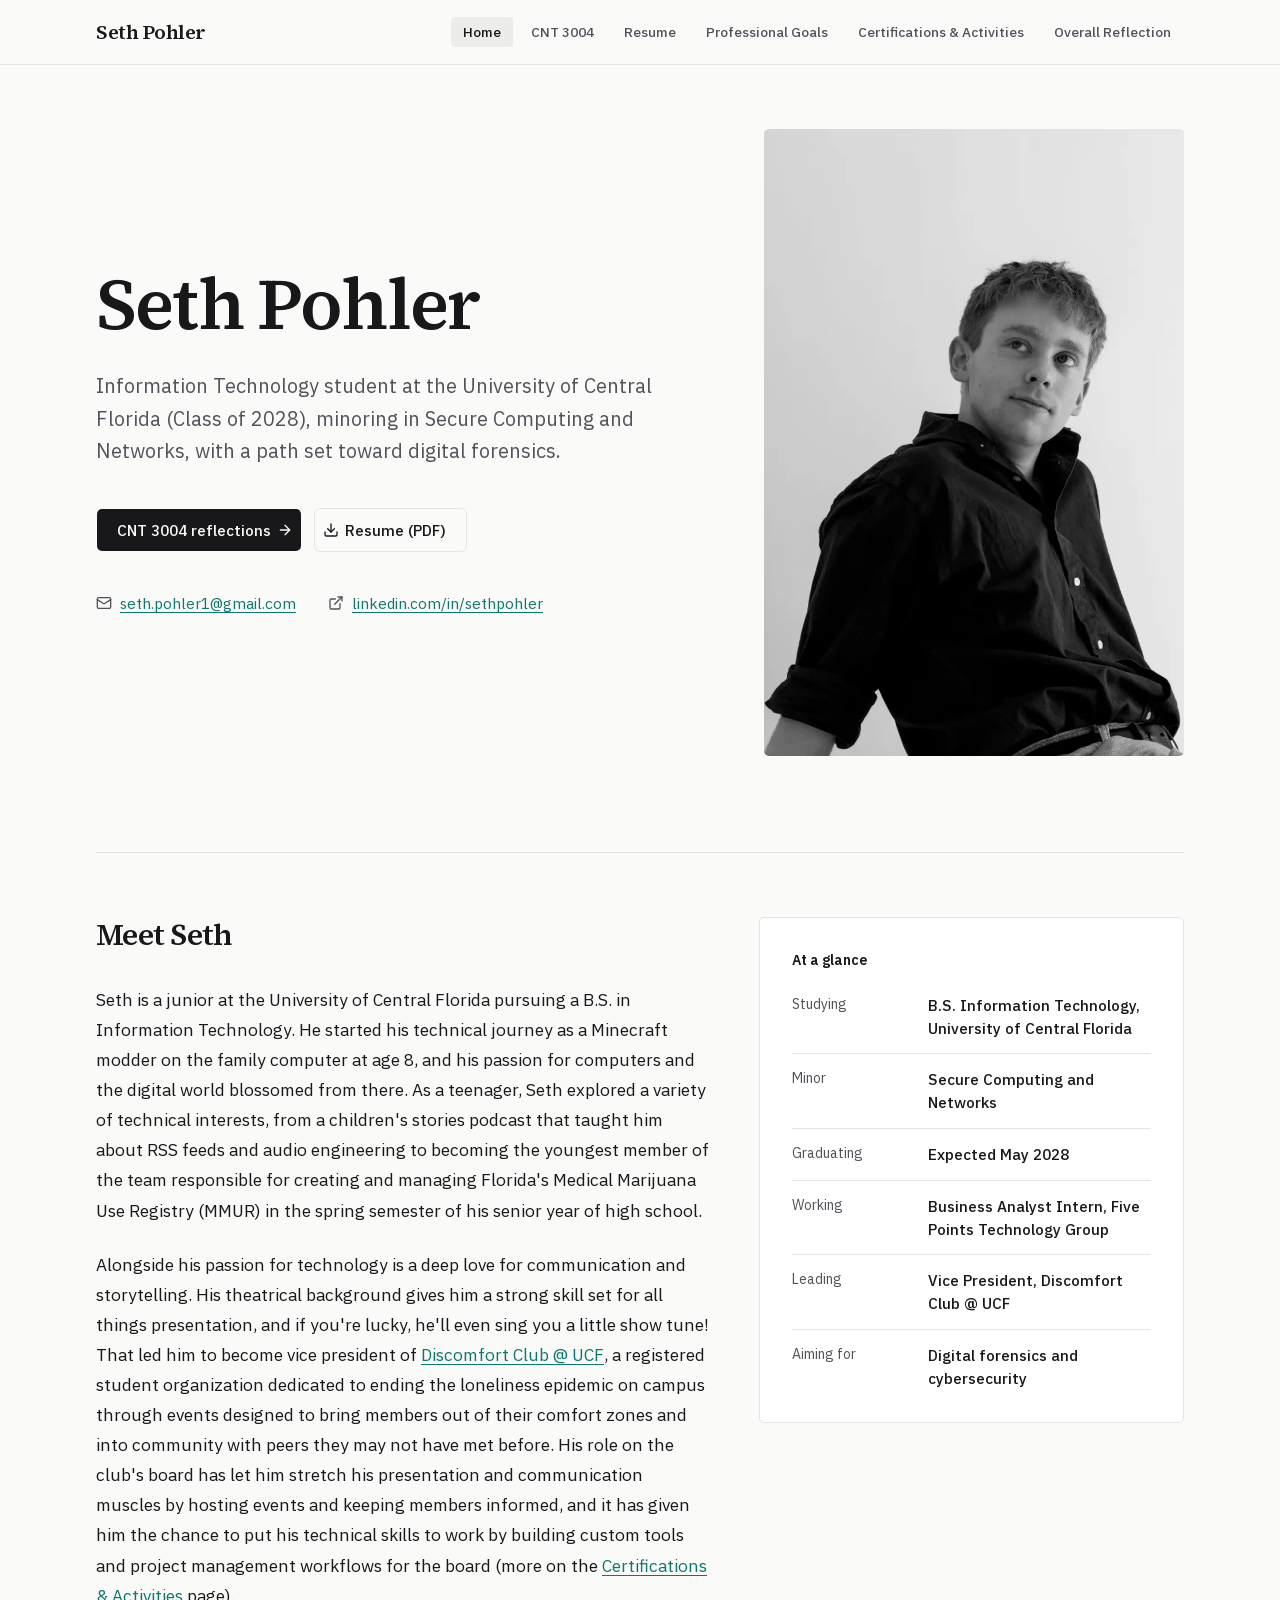
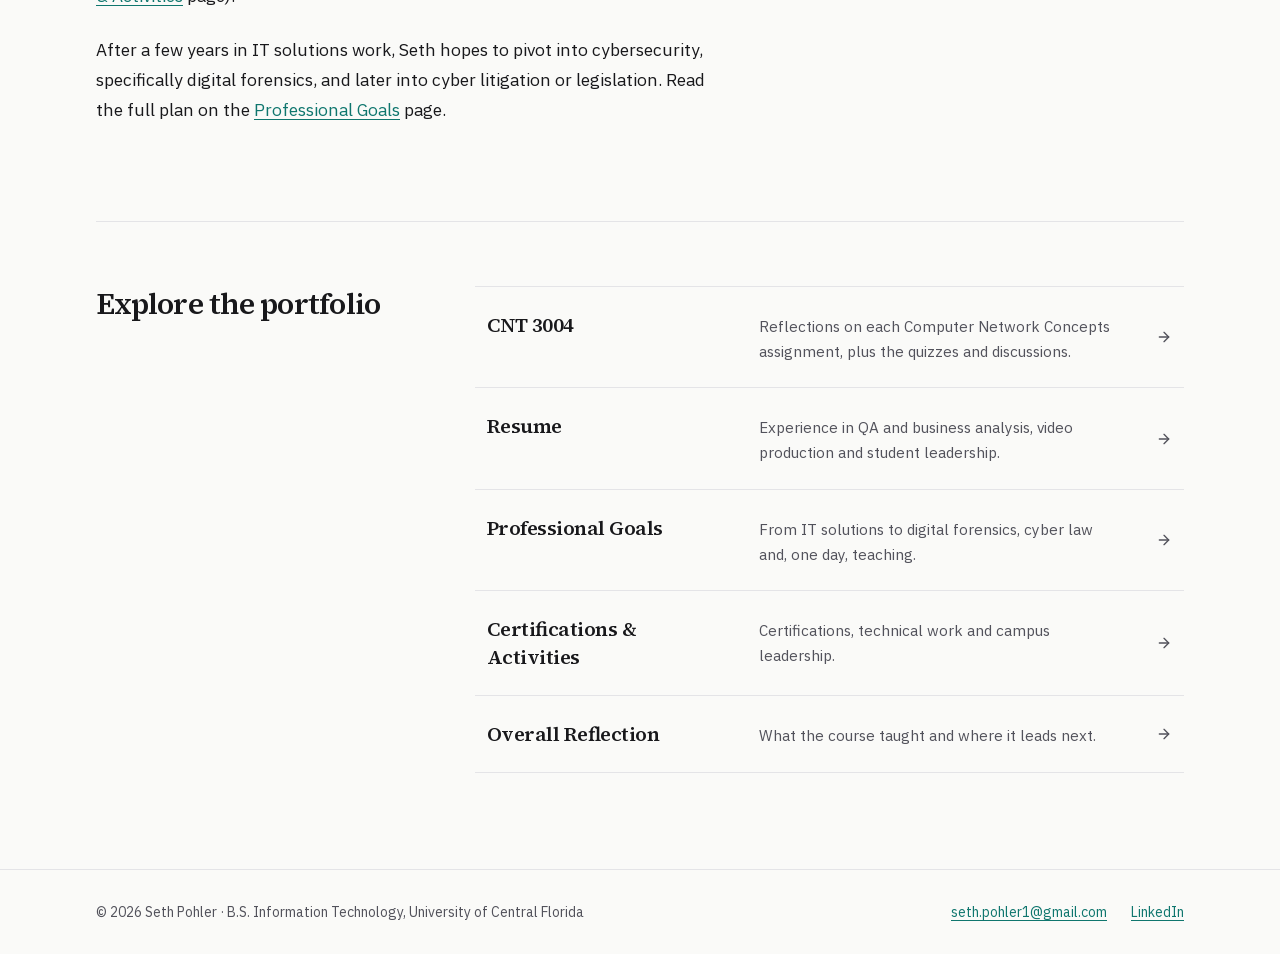
<file: index.html>
<!DOCTYPE html><html lang="en" class="rMdooa_variable FA1Hga_variable h-full antialiased"><head><meta charSet="utf-8"/><meta name="viewport" content="width=device-width, initial-scale=1"/><link rel="preload" href="/_next/static/media/48eea41d8317494f-s.p.0wiir8udbzjvx.woff2" as="font" crossorigin="" type="font/woff2"/><link rel="preload" href="/_next/static/media/7c42b85337e0c4bb-s.p.012bmydply3go.woff2" as="font" crossorigin="" type="font/woff2"/><link rel="preload" href="/images/seth-pohler-headshot.webp" as="image" fetchPriority="high"/><link rel="stylesheet" href="/_next/static/chunks/1rurs3ra0nsk-.css" data-precedence="next"/><link rel="preload" as="script" fetchPriority="low" href="/_next/static/chunks/310vm2bl3xxpt.js"/><script src="/_next/static/chunks/2urr6-fm2smyv.js" async=""></script><script src="/_next/static/chunks/39_j1bdzreq0m.js" async=""></script><script src="/_next/static/chunks/2i99de3j6b99w.js" async=""></script><script src="/_next/static/chunks/turbopack-2u1d16houkiyo.js" async=""></script><script src="/_next/static/chunks/3qfy96eoyh-ek.js" async=""></script><script src="/_next/static/chunks/2r8x6bhizx_dg.js" async=""></script><script src="/_next/static/chunks/0t-_f4pui62fd.js" async=""></script><meta name="next-size-adjust" content=""/><title>Seth Pohler | IT Student &amp; e-Portfolio</title><meta name="description" content="e-Portfolio of Seth Pohler, an Information Technology student at UCF minoring in Secure Computing and Networks, working toward a career in digital forensics."/><link rel="canonical" href="https://spohler1.github.io/"/><meta property="og:title" content="Seth Pohler | IT Student &amp; e-Portfolio"/><meta property="og:description" content="e-Portfolio of Seth Pohler, an Information Technology student at UCF minoring in Secure Computing and Networks, working toward a career in digital forensics."/><meta property="og:url" content="https://spohler1.github.io/"/><meta property="og:site_name" content="Seth Pohler"/><meta property="og:image" content="https://spohler1.github.io/images/seth-pohler-headshot.webp"/><meta property="og:image:width" content="737"/><meta property="og:image:height" content="1100"/><meta property="og:image:alt" content="Portrait of Seth Pohler"/><meta property="og:type" content="profile"/><meta name="twitter:card" content="summary"/><meta name="twitter:title" content="Seth Pohler | IT Student &amp; e-Portfolio"/><meta name="twitter:description" content="e-Portfolio of Seth Pohler, an Information Technology student at UCF minoring in Secure Computing and Networks, working toward a career in digital forensics."/><meta name="twitter:image" content="https://spohler1.github.io/images/seth-pohler-headshot.webp"/><meta name="twitter:image:alt" content="Portrait of Seth Pohler"/><meta name="twitter:image:width" content="737"/><meta name="twitter:image:height" content="1100"/><link rel="icon" href="/icon.svg?icon.27imidznf6e5v.svg" sizes="any" type="image/svg+xml"/><script src="/_next/static/chunks/0cz1d0mv5g_q7.js" noModule=""></script></head><body class="flex min-h-full flex-col"><div hidden=""><!--$--><!--/$--></div><a href="#main" class="sr-only z-50 rounded-md bg-primary px-4 py-2 text-primary-foreground focus:not-sr-only focus:fixed focus:top-3 focus:left-3">Skip to main content</a><header class="sticky top-0 z-40 border-b bg-background/90 backdrop-blur supports-[backdrop-filter]:bg-background/75"><div class="mx-auto flex max-w-6xl flex-wrap items-center justify-between gap-x-8 gap-y-2 px-8 py-4"><a class="font-heading text-xl font-semibold tracking-tight focus-visible:rounded-sm focus-visible:outline-2 focus-visible:outline-offset-4 focus-visible:outline-ring" href="/">Seth Pohler</a><nav aria-label="Main"><ul class="flex flex-wrap items-center gap-1"><li><a aria-current="page" data-slot="button" data-variant="ghost" data-size="sm" class="group/button inline-flex shrink-0 items-center justify-center border border-transparent bg-clip-padding font-medium whitespace-nowrap transition-all outline-none select-none focus-visible:border-ring focus-visible:ring-3 focus-visible:ring-ring/50 active:not-aria-[haspopup]:translate-y-px disabled:pointer-events-none disabled:opacity-50 aria-invalid:border-destructive aria-invalid:ring-3 aria-invalid:ring-destructive/20 dark:aria-invalid:border-destructive/50 dark:aria-invalid:ring-destructive/40 [&amp;_svg]:pointer-events-none [&amp;_svg]:shrink-0 hover:bg-muted hover:text-foreground aria-expanded:bg-muted aria-expanded:text-foreground dark:hover:bg-muted/50 gap-1 rounded-[min(var(--radius-md),12px)] in-data-[slot=button-group]:rounded-lg has-data-[icon=inline-end]:pr-1.5 has-data-[icon=inline-start]:pl-1.5 [&amp;_svg:not([class*=&#x27;size-&#x27;])]:size-3.5 h-8 px-3 text-[0.85rem] bg-accent text-foreground" href="/">Home</a></li><li><a data-slot="button" data-variant="ghost" data-size="sm" class="group/button inline-flex shrink-0 items-center justify-center border border-transparent bg-clip-padding font-medium whitespace-nowrap transition-all outline-none select-none focus-visible:border-ring focus-visible:ring-3 focus-visible:ring-ring/50 active:not-aria-[haspopup]:translate-y-px disabled:pointer-events-none disabled:opacity-50 aria-invalid:border-destructive aria-invalid:ring-3 aria-invalid:ring-destructive/20 dark:aria-invalid:border-destructive/50 dark:aria-invalid:ring-destructive/40 [&amp;_svg]:pointer-events-none [&amp;_svg]:shrink-0 hover:bg-muted hover:text-foreground aria-expanded:bg-muted aria-expanded:text-foreground dark:hover:bg-muted/50 gap-1 rounded-[min(var(--radius-md),12px)] in-data-[slot=button-group]:rounded-lg has-data-[icon=inline-end]:pr-1.5 has-data-[icon=inline-start]:pl-1.5 [&amp;_svg:not([class*=&#x27;size-&#x27;])]:size-3.5 h-8 px-3 text-[0.85rem] text-muted-foreground" href="/cnt-3004/">CNT 3004</a></li><li><a data-slot="button" data-variant="ghost" data-size="sm" class="group/button inline-flex shrink-0 items-center justify-center border border-transparent bg-clip-padding font-medium whitespace-nowrap transition-all outline-none select-none focus-visible:border-ring focus-visible:ring-3 focus-visible:ring-ring/50 active:not-aria-[haspopup]:translate-y-px disabled:pointer-events-none disabled:opacity-50 aria-invalid:border-destructive aria-invalid:ring-3 aria-invalid:ring-destructive/20 dark:aria-invalid:border-destructive/50 dark:aria-invalid:ring-destructive/40 [&amp;_svg]:pointer-events-none [&amp;_svg]:shrink-0 hover:bg-muted hover:text-foreground aria-expanded:bg-muted aria-expanded:text-foreground dark:hover:bg-muted/50 gap-1 rounded-[min(var(--radius-md),12px)] in-data-[slot=button-group]:rounded-lg has-data-[icon=inline-end]:pr-1.5 has-data-[icon=inline-start]:pl-1.5 [&amp;_svg:not([class*=&#x27;size-&#x27;])]:size-3.5 h-8 px-3 text-[0.85rem] text-muted-foreground" href="/resume/">Resume</a></li><li><a data-slot="button" data-variant="ghost" data-size="sm" class="group/button inline-flex shrink-0 items-center justify-center border border-transparent bg-clip-padding font-medium whitespace-nowrap transition-all outline-none select-none focus-visible:border-ring focus-visible:ring-3 focus-visible:ring-ring/50 active:not-aria-[haspopup]:translate-y-px disabled:pointer-events-none disabled:opacity-50 aria-invalid:border-destructive aria-invalid:ring-3 aria-invalid:ring-destructive/20 dark:aria-invalid:border-destructive/50 dark:aria-invalid:ring-destructive/40 [&amp;_svg]:pointer-events-none [&amp;_svg]:shrink-0 hover:bg-muted hover:text-foreground aria-expanded:bg-muted aria-expanded:text-foreground dark:hover:bg-muted/50 gap-1 rounded-[min(var(--radius-md),12px)] in-data-[slot=button-group]:rounded-lg has-data-[icon=inline-end]:pr-1.5 has-data-[icon=inline-start]:pl-1.5 [&amp;_svg:not([class*=&#x27;size-&#x27;])]:size-3.5 h-8 px-3 text-[0.85rem] text-muted-foreground" href="/professional-goals/">Professional Goals</a></li><li><a data-slot="button" data-variant="ghost" data-size="sm" class="group/button inline-flex shrink-0 items-center justify-center border border-transparent bg-clip-padding font-medium whitespace-nowrap transition-all outline-none select-none focus-visible:border-ring focus-visible:ring-3 focus-visible:ring-ring/50 active:not-aria-[haspopup]:translate-y-px disabled:pointer-events-none disabled:opacity-50 aria-invalid:border-destructive aria-invalid:ring-3 aria-invalid:ring-destructive/20 dark:aria-invalid:border-destructive/50 dark:aria-invalid:ring-destructive/40 [&amp;_svg]:pointer-events-none [&amp;_svg]:shrink-0 hover:bg-muted hover:text-foreground aria-expanded:bg-muted aria-expanded:text-foreground dark:hover:bg-muted/50 gap-1 rounded-[min(var(--radius-md),12px)] in-data-[slot=button-group]:rounded-lg has-data-[icon=inline-end]:pr-1.5 has-data-[icon=inline-start]:pl-1.5 [&amp;_svg:not([class*=&#x27;size-&#x27;])]:size-3.5 h-8 px-3 text-[0.85rem] text-muted-foreground" href="/certifications-activities/">Certifications &amp; Activities</a></li><li><a data-slot="button" data-variant="ghost" data-size="sm" class="group/button inline-flex shrink-0 items-center justify-center border border-transparent bg-clip-padding font-medium whitespace-nowrap transition-all outline-none select-none focus-visible:border-ring focus-visible:ring-3 focus-visible:ring-ring/50 active:not-aria-[haspopup]:translate-y-px disabled:pointer-events-none disabled:opacity-50 aria-invalid:border-destructive aria-invalid:ring-3 aria-invalid:ring-destructive/20 dark:aria-invalid:border-destructive/50 dark:aria-invalid:ring-destructive/40 [&amp;_svg]:pointer-events-none [&amp;_svg]:shrink-0 hover:bg-muted hover:text-foreground aria-expanded:bg-muted aria-expanded:text-foreground dark:hover:bg-muted/50 gap-1 rounded-[min(var(--radius-md),12px)] in-data-[slot=button-group]:rounded-lg has-data-[icon=inline-end]:pr-1.5 has-data-[icon=inline-start]:pl-1.5 [&amp;_svg:not([class*=&#x27;size-&#x27;])]:size-3.5 h-8 px-3 text-[0.85rem] text-muted-foreground" href="/overall-reflection/">Overall Reflection</a></li></ul></nav></div></header><main id="main" class="mx-auto w-full max-w-6xl flex-1 px-8"><script type="application/ld+json">{"@context":"https://schema.org","@type":"ProfilePage","url":"https://spohler1.github.io/","mainEntity":{"@type":"Person","name":"Seth Pohler","url":"https://spohler1.github.io/","image":"https://spohler1.github.io/images/seth-pohler-headshot.webp","email":"mailto:seth.pohler1@gmail.com","sameAs":["https://www.linkedin.com/in/sethpohler/"],"jobTitle":"Business Analyst Intern","worksFor":{"@type":"Organization","name":"Five Points Technology Group"},"alumniOf":{"@type":"CollegeOrUniversity","name":"University of Central Florida"},"knowsAbout":["Information technology","Computer networking","Cybersecurity","Digital forensics","Software testing"]}}</script><section aria-labelledby="hero-title" class="grid grid-cols-12 items-center gap-12 pt-16 pb-24"><div class="fade-up col-span-12 md:col-span-7"><h1 id="hero-title" class="text-7xl leading-[0.95] font-semibold tracking-tight">Seth Pohler</h1><p class="mt-8 max-w-xl text-xl leading-relaxed text-muted-foreground">Information Technology student at the University of Central Florida (Class of 2028), minoring in Secure Computing and Networks, with a path set toward digital forensics.</p><div class="mt-10 flex flex-wrap items-center gap-3"><a data-slot="button" data-variant="default" data-size="lg" class="group/button inline-flex shrink-0 items-center justify-center rounded-lg border border-transparent bg-clip-padding font-medium whitespace-nowrap transition-all outline-none select-none focus-visible:border-ring focus-visible:ring-3 focus-visible:ring-ring/50 active:not-aria-[haspopup]:translate-y-px disabled:pointer-events-none disabled:opacity-50 aria-invalid:border-destructive aria-invalid:ring-3 aria-invalid:ring-destructive/20 dark:aria-invalid:border-destructive/50 dark:aria-invalid:ring-destructive/40 [&amp;_svg]:pointer-events-none [&amp;_svg]:shrink-0 [&amp;_svg:not([class*=&#x27;size-&#x27;])]:size-4 bg-primary text-primary-foreground hover:bg-primary/80 gap-1.5 has-data-[icon=inline-end]:pr-2 has-data-[icon=inline-start]:pl-2 h-11 px-5 text-[0.95rem]" href="/cnt-3004/">CNT 3004 reflections<svg xmlns="http://www.w3.org/2000/svg" width="24" height="24" viewBox="0 0 24 24" fill="none" stroke="currentColor" stroke-width="2" stroke-linecap="round" stroke-linejoin="round" class="lucide lucide-arrow-right" data-icon="inline-end" aria-hidden="true"><path d="M5 12h14"></path><path d="m12 5 7 7-7 7"></path></svg></a><a href="/files/Seth_Pohler_Resume.pdf" download="" data-slot="button" data-variant="outline" data-size="lg" class="group/button inline-flex shrink-0 items-center justify-center rounded-lg border bg-clip-padding font-medium whitespace-nowrap transition-all outline-none select-none focus-visible:border-ring focus-visible:ring-3 focus-visible:ring-ring/50 active:not-aria-[haspopup]:translate-y-px disabled:pointer-events-none disabled:opacity-50 aria-invalid:border-destructive aria-invalid:ring-3 aria-invalid:ring-destructive/20 dark:aria-invalid:border-destructive/50 dark:aria-invalid:ring-destructive/40 [&amp;_svg]:pointer-events-none [&amp;_svg]:shrink-0 [&amp;_svg:not([class*=&#x27;size-&#x27;])]:size-4 border-border bg-background hover:bg-muted hover:text-foreground aria-expanded:bg-muted aria-expanded:text-foreground dark:border-input dark:bg-input/30 dark:hover:bg-input/50 gap-1.5 has-data-[icon=inline-end]:pr-2 has-data-[icon=inline-start]:pl-2 h-11 px-5 text-[0.95rem]"><svg xmlns="http://www.w3.org/2000/svg" width="24" height="24" viewBox="0 0 24 24" fill="none" stroke="currentColor" stroke-width="2" stroke-linecap="round" stroke-linejoin="round" class="lucide lucide-download" data-icon="inline-start" aria-hidden="true"><path d="M12 15V3"></path><path d="M21 15v4a2 2 0 0 1-2 2H5a2 2 0 0 1-2-2v-4"></path><path d="m7 10 5 5 5-5"></path></svg>Resume (PDF)</a></div><ul class="mt-10 flex flex-wrap items-center gap-x-8 gap-y-3 text-[0.95rem]"><li class="flex items-center gap-2"><svg xmlns="http://www.w3.org/2000/svg" width="24" height="24" viewBox="0 0 24 24" fill="none" stroke="currentColor" stroke-width="2" stroke-linecap="round" stroke-linejoin="round" class="lucide lucide-mail size-4 text-muted-foreground" aria-hidden="true"><path d="m22 7-8.991 5.727a2 2 0 0 1-2.009 0L2 7"></path><rect x="2" y="4" width="20" height="16" rx="2"></rect></svg><a class="prose-link" href="mailto:seth.pohler1@gmail.com">seth.pohler1@gmail.com</a></li><li class="flex items-center gap-2"><svg xmlns="http://www.w3.org/2000/svg" width="24" height="24" viewBox="0 0 24 24" fill="none" stroke="currentColor" stroke-width="2" stroke-linecap="round" stroke-linejoin="round" class="lucide lucide-external-link size-4 text-muted-foreground" aria-hidden="true"><path d="M15 3h6v6"></path><path d="M10 14 21 3"></path><path d="M18 13v6a2 2 0 0 1-2 2H5a2 2 0 0 1-2-2V8a2 2 0 0 1 2-2h6"></path></svg><a class="prose-link" href="https://www.linkedin.com/in/sethpohler/" target="_blank" rel="noopener noreferrer">linkedin.com/in/sethpohler<span class="sr-only"> (opens in a new tab)</span></a></li></ul></div><div class="fade-up fade-up-delay col-span-12 md:col-span-5"><img src="/images/seth-pohler-headshot.webp" alt="Black-and-white portrait of Seth Pohler in a dark button-up shirt" width="737" height="1100" fetchPriority="high" class="ml-auto aspect-[737/1100] w-full max-w-[420px] rounded-md object-cover"/></div></section><section aria-labelledby="about" class="grid grid-cols-12 gap-12 border-t pt-16"><div class="col-span-12 md:col-span-7"><h2 id="about" class="text-3xl font-semibold tracking-tight">Meet Seth</h2><div class="mt-8 space-y-6 text-[1.075rem] leading-[1.75]"><p>Seth is a junior at the University of Central Florida pursuing a B.S. in Information Technology. He started his technical journey as a Minecraft modder on the family computer at age 8, and his passion for computers and the digital world blossomed from there. As a teenager, Seth explored a variety of technical interests, from a children&#x27;s stories podcast that taught him about RSS feeds and audio engineering to becoming the youngest member of the team responsible for creating and managing Florida&#x27;s Medical Marijuana Use Registry (MMUR) in the spring semester of his senior year of high school.</p><p>Alongside his passion for technology is a deep love for communication and storytelling. His theatrical background gives him a strong skill set for all things presentation, and if you&#x27;re lucky, he&#x27;ll even sing you a little show tune! That led him to become vice president of<!-- --> <a class="prose-link" href="https://www.instagram.com/discomfortclubucf/" target="_blank" rel="noopener noreferrer">Discomfort Club @ UCF<span class="sr-only"> (opens in a new tab)</span></a>, a registered student organization dedicated to ending the loneliness epidemic on campus through events designed to bring members out of their comfort zones and into community with peers they may not have met before. His role on the club&#x27;s board has let him stretch his presentation and communication muscles by hosting events and keeping members informed, and it has given him the chance to put his technical skills to work by building custom tools and project management workflows for the board (more on the<!-- --> <a class="prose-link" href="/certifications-activities/">Certifications &amp; Activities</a> <!-- -->page).</p><p>After a few years in IT solutions work, Seth hopes to pivot into cybersecurity, specifically digital forensics, and later into cyber litigation or legislation. Read the full plan on the<!-- --> <a class="prose-link" href="/professional-goals/">Professional Goals</a> <!-- -->page.</p></div></div><aside aria-labelledby="glance" class="col-span-12 md:col-span-5"><div class="rounded-md border bg-card p-8 md:sticky md:top-28"><h2 id="glance" class="label-sm">At a glance</h2><dl class="mt-6 divide-y"><div class="grid grid-cols-[7.5rem_1fr] gap-4 py-3.5 first:pt-0 last:pb-0"><dt class="text-sm text-muted-foreground">Studying</dt><dd class="text-[0.95rem] font-medium">B.S. Information Technology, University of Central Florida</dd></div><div class="grid grid-cols-[7.5rem_1fr] gap-4 py-3.5 first:pt-0 last:pb-0"><dt class="text-sm text-muted-foreground">Minor</dt><dd class="text-[0.95rem] font-medium">Secure Computing and Networks</dd></div><div class="grid grid-cols-[7.5rem_1fr] gap-4 py-3.5 first:pt-0 last:pb-0"><dt class="text-sm text-muted-foreground">Graduating</dt><dd class="text-[0.95rem] font-medium">Expected May 2028</dd></div><div class="grid grid-cols-[7.5rem_1fr] gap-4 py-3.5 first:pt-0 last:pb-0"><dt class="text-sm text-muted-foreground">Working</dt><dd class="text-[0.95rem] font-medium">Business Analyst Intern, Five Points Technology Group</dd></div><div class="grid grid-cols-[7.5rem_1fr] gap-4 py-3.5 first:pt-0 last:pb-0"><dt class="text-sm text-muted-foreground">Leading</dt><dd class="text-[0.95rem] font-medium">Vice President, Discomfort Club @ UCF</dd></div><div class="grid grid-cols-[7.5rem_1fr] gap-4 py-3.5 first:pt-0 last:pb-0"><dt class="text-sm text-muted-foreground">Aiming for</dt><dd class="text-[0.95rem] font-medium">Digital forensics and cybersecurity</dd></div></dl></div></aside></section><section aria-labelledby="explore" class="mt-24 grid grid-cols-12 gap-12 border-t pt-16"><div class="col-span-12 md:col-span-4"><h2 id="explore" class="text-3xl font-semibold tracking-tight">Explore the portfolio</h2></div><ol class="col-span-12 divide-y border-y md:col-span-8"><li><a class="group grid grid-cols-[15rem_1fr_auto] items-baseline gap-8 px-3 py-6 transition-colors hover:bg-accent/50 focus-visible:outline-2 focus-visible:outline-offset-2 focus-visible:outline-ring" href="/cnt-3004/"><span class="font-heading text-xl font-semibold tracking-tight">CNT 3004</span><span class="text-[0.95rem] leading-relaxed text-muted-foreground">Reflections on each Computer Network Concepts assignment, plus the quizzes and discussions.</span><svg xmlns="http://www.w3.org/2000/svg" width="24" height="24" viewBox="0 0 24 24" fill="none" stroke="currentColor" stroke-width="2" stroke-linecap="round" stroke-linejoin="round" class="lucide lucide-arrow-right size-4 self-center text-muted-foreground transition-transform group-hover:translate-x-1 group-hover:text-foreground" aria-hidden="true"><path d="M5 12h14"></path><path d="m12 5 7 7-7 7"></path></svg></a></li><li><a class="group grid grid-cols-[15rem_1fr_auto] items-baseline gap-8 px-3 py-6 transition-colors hover:bg-accent/50 focus-visible:outline-2 focus-visible:outline-offset-2 focus-visible:outline-ring" href="/resume/"><span class="font-heading text-xl font-semibold tracking-tight">Resume</span><span class="text-[0.95rem] leading-relaxed text-muted-foreground">Experience in QA and business analysis, video production and student leadership.</span><svg xmlns="http://www.w3.org/2000/svg" width="24" height="24" viewBox="0 0 24 24" fill="none" stroke="currentColor" stroke-width="2" stroke-linecap="round" stroke-linejoin="round" class="lucide lucide-arrow-right size-4 self-center text-muted-foreground transition-transform group-hover:translate-x-1 group-hover:text-foreground" aria-hidden="true"><path d="M5 12h14"></path><path d="m12 5 7 7-7 7"></path></svg></a></li><li><a class="group grid grid-cols-[15rem_1fr_auto] items-baseline gap-8 px-3 py-6 transition-colors hover:bg-accent/50 focus-visible:outline-2 focus-visible:outline-offset-2 focus-visible:outline-ring" href="/professional-goals/"><span class="font-heading text-xl font-semibold tracking-tight">Professional Goals</span><span class="text-[0.95rem] leading-relaxed text-muted-foreground">From IT solutions to digital forensics, cyber law and, one day, teaching.</span><svg xmlns="http://www.w3.org/2000/svg" width="24" height="24" viewBox="0 0 24 24" fill="none" stroke="currentColor" stroke-width="2" stroke-linecap="round" stroke-linejoin="round" class="lucide lucide-arrow-right size-4 self-center text-muted-foreground transition-transform group-hover:translate-x-1 group-hover:text-foreground" aria-hidden="true"><path d="M5 12h14"></path><path d="m12 5 7 7-7 7"></path></svg></a></li><li><a class="group grid grid-cols-[15rem_1fr_auto] items-baseline gap-8 px-3 py-6 transition-colors hover:bg-accent/50 focus-visible:outline-2 focus-visible:outline-offset-2 focus-visible:outline-ring" href="/certifications-activities/"><span class="font-heading text-xl font-semibold tracking-tight">Certifications &amp; Activities</span><span class="text-[0.95rem] leading-relaxed text-muted-foreground">Certifications, technical work and campus leadership.</span><svg xmlns="http://www.w3.org/2000/svg" width="24" height="24" viewBox="0 0 24 24" fill="none" stroke="currentColor" stroke-width="2" stroke-linecap="round" stroke-linejoin="round" class="lucide lucide-arrow-right size-4 self-center text-muted-foreground transition-transform group-hover:translate-x-1 group-hover:text-foreground" aria-hidden="true"><path d="M5 12h14"></path><path d="m12 5 7 7-7 7"></path></svg></a></li><li><a class="group grid grid-cols-[15rem_1fr_auto] items-baseline gap-8 px-3 py-6 transition-colors hover:bg-accent/50 focus-visible:outline-2 focus-visible:outline-offset-2 focus-visible:outline-ring" href="/overall-reflection/"><span class="font-heading text-xl font-semibold tracking-tight">Overall Reflection</span><span class="text-[0.95rem] leading-relaxed text-muted-foreground">What the course taught and where it leads next.</span><svg xmlns="http://www.w3.org/2000/svg" width="24" height="24" viewBox="0 0 24 24" fill="none" stroke="currentColor" stroke-width="2" stroke-linecap="round" stroke-linejoin="round" class="lucide lucide-arrow-right size-4 self-center text-muted-foreground transition-transform group-hover:translate-x-1 group-hover:text-foreground" aria-hidden="true"><path d="M5 12h14"></path><path d="m12 5 7 7-7 7"></path></svg></a></li></ol></section></main><!--$--><!--/$--><footer class="mt-24 border-t"><div class="mx-auto flex max-w-6xl flex-wrap items-center justify-between gap-4 px-8 py-8 text-sm text-muted-foreground"><p>© <!-- -->2026<!-- --> <!-- -->Seth Pohler<!-- --> · <!-- -->B.S. Information Technology<!-- -->, <!-- -->University of Central Florida</p><ul class="flex items-center gap-6"><li><a class="prose-link" href="mailto:seth.pohler1@gmail.com">seth.pohler1@gmail.com</a></li><li><a class="prose-link" href="https://www.linkedin.com/in/sethpohler/" target="_blank" rel="noopener noreferrer">LinkedIn<span class="sr-only"> (opens in a new tab)</span></a></li></ul></div></footer><script id="_R_">(globalThis["TURBOPACK"] || (globalThis["TURBOPACK"] = [])).push({"otherChunks":["static/chunks/310vm2bl3xxpt.js","static/chunks/2urr6-fm2smyv.js","static/chunks/39_j1bdzreq0m.js","static/chunks/2i99de3j6b99w.js"],"runtimeModuleIds":[94553]});</script><script src="/_next/static/chunks/310vm2bl3xxpt.js" async=""></script><script>(self.__next_f=self.__next_f||[]).push([0])</script><script>self.__next_f.push([1,"1:\"$Sreact.fragment\"\n2:\"/_next/static/chunks/3qfy96eoyh-ek.js\"\n3:\"/_next/static/chunks/2r8x6bhizx_dg.js\"\n4:I[71939,[\"$2\",\"$3\"],\"SiteHeader\"]\n5:I[39756,[\"$2\",\"$3\"],\"default\"]\n6:I[37457,[\"$2\",\"$3\"],\"default\"]\n7:\"/_next/static/chunks/0t-_f4pui62fd.js\"\n8:I[22016,[\"$2\",\"$3\",\"$7\"],\"\"]\n9:I[71939,[\"$2\",\"$3\"],\"SiteFooter\"]\n13:\"ViewportBoundary\"\n14:I[97367,[\"$2\",\"$3\"],\"$13\"]\n16:\"MetadataBoundary\"\n17:I[97367,[\"$2\",\"$3\"],\"$16\"]\n18:\"$Sreact.suspense\"\n1a:I[68027,[\"$2\",\"$3\"],\"default\",1]\n:HL[\"/_next/static/chunks/1rurs3ra0nsk-.css\",\"style\"]\n:HL[\"/_next/static/media/48eea41d8317494f-s.p.0wiir8udbzjvx.woff2\",\"font\",{\"crossOrigin\":\"\",\"type\":\"font/woff2\"}]\n:HL[\"/_next/static/media/7c42b85337e0c4bb-s.p.012bmydply3go.woff2\",\"font\",{\"crossOrigin\":\"\",\"type\":\"font/woff2\"}]\n"])</script><script>self.__next_f.push([1,"a:[[\"children\",{\"s\":\"__PAGE__\",\"h\":512,\"d\":{\"r\":[\"$\",\"$1\",\"c\",{\"children\":[[\"$\",\"main\",null,{\"id\":\"main\",\"className\":\"mx-auto w-full max-w-6xl flex-1 px-8\",\"children\":[[\"$\",\"script\",null,{\"type\":\"application/ld+json\",\"dangerouslySetInnerHTML\":{\"__html\":\"{\\\"@context\\\":\\\"https://schema.org\\\",\\\"@type\\\":\\\"ProfilePage\\\",\\\"url\\\":\\\"https://spohler1.github.io/\\\",\\\"mainEntity\\\":{\\\"@type\\\":\\\"Person\\\",\\\"name\\\":\\\"Seth Pohler\\\",\\\"url\\\":\\\"https://spohler1.github.io/\\\",\\\"image\\\":\\\"https://spohler1.github.io/images/seth-pohler-headshot.webp\\\",\\\"email\\\":\\\"mailto:seth.pohler1@gmail.com\\\",\\\"sameAs\\\":[\\\"https://www.linkedin.com/in/sethpohler/\\\"],\\\"jobTitle\\\":\\\"Business Analyst Intern\\\",\\\"worksFor\\\":{\\\"@type\\\":\\\"Organization\\\",\\\"name\\\":\\\"Five Points Technology Group\\\"},\\\"alumniOf\\\":{\\\"@type\\\":\\\"CollegeOrUniversity\\\",\\\"name\\\":\\\"University of Central Florida\\\"},\\\"knowsAbout\\\":[\\\"Information technology\\\",\\\"Computer networking\\\",\\\"Cybersecurity\\\",\\\"Digital forensics\\\",\\\"Software testing\\\"]}}\"}}],[\"$\",\"section\",null,{\"aria-labelledby\":\"hero-title\",\"className\":\"grid grid-cols-12 items-center gap-12 pt-16 pb-24\",\"children\":[[\"$\",\"div\",null,{\"className\":\"fade-up col-span-12 md:col-span-7\",\"children\":[[\"$\",\"h1\",null,{\"id\":\"hero-title\",\"className\":\"text-7xl leading-[0.95] font-semibold tracking-tight\",\"children\":\"Seth Pohler\"}],[\"$\",\"p\",null,{\"className\":\"mt-8 max-w-xl text-xl leading-relaxed text-muted-foreground\",\"children\":\"Information Technology student at the University of Central Florida (Class of 2028), minoring in Secure Computing and Networks, with a path set toward digital forensics.\"}],[\"$\",\"div\",null,{\"className\":\"mt-10 flex flex-wrap items-center gap-3\",\"children\":[\"$Lb\",\"$Lc\"]}],\"$Ld\"]}],\"$Le\"]}],\"$Lf\",\"$L10\"]}],[\"$L11\"],\"$L12\"]}],\"p\":false,\"v\":null}}]]\n"])</script><script>self.__next_f.push([1,"0:{\"P\":null,\"c\":[\"\",\"\"],\"q\":\"\",\"i\":false,\"t\":{\"t\":{\"s\":\"\",\"h\":528,\"d\":{\"r\":[\"$\",\"$1\",\"c\",{\"children\":[[[\"$\",\"link\",\"0\",{\"rel\":\"stylesheet\",\"href\":\"/_next/static/chunks/1rurs3ra0nsk-.css\",\"precedence\":\"next\",\"crossOrigin\":\"$undefined\",\"nonce\":\"$undefined\"}],[\"$\",\"script\",\"script-0\",{\"src\":\"/_next/static/chunks/3qfy96eoyh-ek.js\",\"async\":true,\"nonce\":\"$undefined\"}],[\"$\",\"script\",\"script-1\",{\"src\":\"/_next/static/chunks/2r8x6bhizx_dg.js\",\"async\":true,\"nonce\":\"$undefined\"}]],[\"$\",\"html\",null,{\"lang\":\"en\",\"className\":\"rMdooa_variable FA1Hga_variable h-full antialiased\",\"children\":[\"$\",\"body\",null,{\"className\":\"flex min-h-full flex-col\",\"children\":[[\"$\",\"a\",null,{\"href\":\"#main\",\"className\":\"sr-only z-50 rounded-md bg-primary px-4 py-2 text-primary-foreground focus:not-sr-only focus:fixed focus:top-3 focus:left-3\",\"children\":\"Skip to main content\"}],[\"$\",\"$L4\",null,{}],[\"$\",\"$L5\",null,{\"parallelRouterKey\":\"children\",\"error\":\"$undefined\",\"errorStyles\":\"$undefined\",\"errorScripts\":\"$undefined\",\"template\":[\"$\",\"$L6\",null,{}],\"templateStyles\":\"$undefined\",\"templateScripts\":\"$undefined\",\"notFound\":[[\"$\",\"main\",null,{\"id\":\"main\",\"className\":\"mx-auto w-full max-w-6xl flex-1 px-8 py-32\",\"children\":[[\"$\",\"h1\",null,{\"className\":\"text-5xl font-semibold tracking-tight\",\"children\":\"Page not found\"}],[\"$\",\"p\",null,{\"className\":\"mt-6 max-w-xl text-lg text-muted-foreground\",\"children\":\"That page doesn't exist. It may have moved when this portfolio left Google Sites.\"}],[\"$\",\"$L8\",null,{\"href\":\"/\",\"children\":\"Back to home\",\"data-slot\":\"button\",\"data-variant\":\"default\",\"data-size\":\"lg\",\"className\":\"group/button inline-flex shrink-0 items-center justify-center rounded-lg border border-transparent bg-clip-padding text-sm font-medium whitespace-nowrap transition-all outline-none select-none focus-visible:border-ring focus-visible:ring-3 focus-visible:ring-ring/50 active:not-aria-[haspopup]:translate-y-px disabled:pointer-events-none disabled:opacity-50 aria-invalid:border-destructive aria-invalid:ring-3 aria-invalid:ring-destructive/20 dark:aria-invalid:border-destructive/50 dark:aria-invalid:ring-destructive/40 [\u0026_svg]:pointer-events-none [\u0026_svg]:shrink-0 [\u0026_svg:not([class*='size-'])]:size-4 bg-primary text-primary-foreground hover:bg-primary/80 gap-1.5 has-data-[icon=inline-end]:pr-2 has-data-[icon=inline-start]:pl-2 mt-10 h-11 px-5\",\"ref\":null}]]}],[]],\"forbidden\":\"$undefined\",\"unauthorized\":\"$undefined\"}],[\"$\",\"$L9\",null,{}]]}]}]]}],\"p\":false,\"v\":null},\"c\":\"$Qa\"},\"h\":{\"r\":[\"$\",\"$1\",\"h\",{\"children\":[null,[\"$\",\"$L14\",null,{\"children\":\"$L15\"}],[\"$\",\"$L17\",null,{\"children\":[[\"$\",\"div\",null,{\"hidden\":true,\"children\":[\"$\",\"$18\",null,{\"name\":\"Next.Metadata\",\"children\":\"$L19\"}]}],null]}],[\"$\",\"meta\",null,{\"name\":\"next-size-adjust\",\"content\":\"\"}]]}],\"p\":false,\"v\":null}},\"m\":\"$undefined\",\"G\":[\"$1a\",[[\"$\",\"link\",\"0\",{\"rel\":\"stylesheet\",\"href\":\"/_next/static/chunks/1rurs3ra0nsk-.css\",\"precedence\":\"next\",\"crossOrigin\":\"$undefined\",\"nonce\":\"$undefined\"}]]],\"S\":true,\"r\":\"$undefined\",\"s\":\"$undefined\",\"a\":\"$undefined\",\"l\":\"$undefined\",\"p\":\"$undefined\",\"d\":\"$undefined\",\"b\":\"z74DFcFiQcNvtuCGJ9L78\"}\n"])</script><script>self.__next_f.push([1,"1b:I[5014,[\"$2\",\"$3\",\"$7\"],\"default\"]\n21:I[97367,[\"$2\",\"$3\"],\"OutletBoundary\"]\n:HL[\"/images/seth-pohler-headshot.webp\",\"image\",{\"fetchPriority\":\"high\"}]\nb:[\"$\",\"$L8\",null,{\"href\":\"/cnt-3004/\",\"children\":[\"CNT 3004 reflections\",[\"$\",\"$L1b\",null,{\"ref\":\"$undefined\",\"icon\":{\"name\":\"arrow-right\",\"size\":24,\"node\":[[\"path\",{\"d\":\"M5 12h14\",\"key\":\"1ays0h\"}],[\"path\",{\"d\":\"m12 5 7 7-7 7\",\"key\":\"xquz4c\"}]]},\"className\":\"$undefined\",\"data-icon\":\"inline-end\",\"aria-hidden\":true}]],\"data-slot\":\"button\",\"data-variant\":\"default\",\"data-size\":\"lg\",\"className\":\"group/button inline-flex shrink-0 items-center justify-center rounded-lg border border-transparent bg-clip-padding font-medium whitespace-nowrap transition-all outline-none select-none focus-visible:border-ring focus-visible:ring-3 focus-visible:ring-ring/50 active:not-aria-[haspopup]:translate-y-px disabled:pointer-events-none disabled:opacity-50 aria-invalid:border-destructive aria-invalid:ring-3 aria-invalid:ring-destructive/20 dark:aria-invalid:border-destructive/50 dark:aria-invalid:ring-destructive/40 [\u0026_svg]:pointer-events-none [\u0026_svg]:shrink-0 [\u0026_svg:not([class*='size-'])]:size-4 bg-primary text-primary-foreground hover:bg-primary/80 gap-1.5 has-data-[icon=inline-end]:pr-2 has-data-[icon=inline-start]:pl-2 h-11 px-5 text-[0.95rem]\",\"ref\":null}]\nc:[\"$\",\"a\",null,{\"href\":\"/files/Seth_Pohler_Resume.pdf\",\"download\":true,\"children\":[[\"$\",\"$L1b\",null,{\"ref\":\"$undefined\",\"icon\":{\"name\":\"download\",\"size\":24,\"node\":[[\"path\",{\"d\":\"M12 15V3\",\"key\":\"m9g1x1\"}],[\"path\",{\"d\":\"M21 15v4a2 2 0 0 1-2 2H5a2 2 0 0 1-2-2v-4\",\"key\":\"ih7n3h\"}],[\"path\",{\"d\":\"m7 10 5 5 5-5\",\"key\":\"brsn70\"}]]},\"className\":\"$undefined\",\"data-icon\":\"inline-start\",\"aria-hidden\":true}],\"Resume (PDF)\"],\"data-slot\":\"button\",\"data-variant\":\"outline\",\"data-size\":\"lg\",\"className\":\"group/button inline-flex shrink-0 items-center justify-center rounded-lg border bg-clip-padding font-medium whitespace-nowrap transition-all outline-none select-none focus-visible:border-ring focus-visible:ring-3 focus-visible:ring-ring/50 active:not-aria-[haspopup]:translate-y-px disabled:pointer-events-none disabled:opacity-50 aria-invalid:border-destructive aria-invalid:ring-3 aria-invalid:ring-destructive/20 dark:aria-invalid:border-destructive/50 dark:aria-invalid:ring-destructive/40 [\u0026_svg]:pointer-events-none [\u0026_svg]:shrink-0 [\u0026_svg:not([class*='size-'])]:size-4 border-border bg-background hover:bg-muted hover:text-foreground aria-expanded:bg-muted aria-expanded:text-foreground dark:border-input dark:bg-input/30 dark:hover:bg-input/50 gap-1.5 has-data-[icon=inline-end]:pr-2 has-data-[icon=inline-start]:pl-2 h-11 px-5 text-[0.95rem]\",\"ref\":null}]\nd:[\"$\",\"ul\",null,{\"className\":\"mt-10 flex flex-wrap items-center gap-x-8 gap-y-3 text-[0.95rem]\",\"children\":[[\"$\",\"li\",null,{\"className\":\"flex items-center gap-2\",\"children\":[[\"$\",\"$L1b\",null,{\"ref\":\"$undefined\",\"icon\":{\"name\":\"mail\",\"size\":24,\"node\":[[\"path\",{\"d\":\"m22 7-8.991 5.727a2 2 0 0 1-2.009 0L2 7\",\"key\":\"132q7q\"}],[\"rect\",{\"x\":\"2\",\"y\":\"4\",\"width\":\"20\",\"height\":\"16\",\"rx\":\"2\",\"key\":\"izxlao\"}]]},\"className\":\"size-4 text-muted-foreground\",\"aria-hidden\":true}],[\"$\",\"a\",null,{\"className\":\"prose-link\",\"href\":\"mailto:seth.pohler1@gmail.com\",\"children\":\"seth.pohler1@gmail.com\"}]]}],[\"$\",\"li\",null,{\"className\":\"flex items-center gap-2\",\"children\":[[\"$\",\"$L1b\",null,{\"ref\":\"$undefined\",\"icon\":{\"name\":\"external-link\",\"size\":24,\"node\":[[\"path\",{\"d\":\"M15 3h6v6\",\"key\":\"1q9fwt\"}],[\"path\",{\"d\":\"M10 14 21 3\",\"key\":\"gplh6r\"}],[\"path\",{\"d\":\"M18 13v6a2 2 0 0 1-2 2H5a2 2 0 0 1-2-2V8a2 2 0 0 1 2-2h6\",\"key\":\"a6xqqp\"}]]},\"className\":\"size-4 text-muted-foreground\",\"aria-hidden\":true}],[\"$\",\"a\",null,{\"className\":\"prose-link\",\"href\":\"https://www.linkedin.com/in/sethpohler/\",\"target\":\"_blank\",\"rel\":\"noopener noreferrer\",\"children\":[\"linkedin.com/in/sethpohler\",[\"$\",\"span\",null,{\"className\":\"sr-only\",\"children\":\" (opens in a new tab)\"}]]}]]}]]}]\ne:[\"$\",\"div\",null,{\"className\":\"fade-up fade-up-delay col-span-12 md:col-span-5\",\"children\":[\"$\",\"img\",null,{\"src\":\"/images/seth-pohler-headshot.webp\",\"alt\":\"Black-and-white portrait o"])</script><script>self.__next_f.push([1,"f Seth Pohler in a dark button-up shirt\",\"width\":737,\"height\":1100,\"fetchPriority\":\"high\",\"className\":\"ml-auto aspect-[737/1100] w-full max-w-[420px] rounded-md object-cover\"}]}]\n"])</script><script>self.__next_f.push([1,"f:[\"$\",\"section\",null,{\"aria-labelledby\":\"about\",\"className\":\"grid grid-cols-12 gap-12 border-t pt-16\",\"children\":[[\"$\",\"div\",null,{\"className\":\"col-span-12 md:col-span-7\",\"children\":[[\"$\",\"h2\",null,{\"id\":\"about\",\"className\":\"text-3xl font-semibold tracking-tight\",\"children\":\"Meet Seth\"}],[\"$\",\"div\",null,{\"className\":\"mt-8 space-y-6 text-[1.075rem] leading-[1.75]\",\"children\":[[\"$\",\"p\",null,{\"children\":\"Seth is a junior at the University of Central Florida pursuing a B.S. in Information Technology. He started his technical journey as a Minecraft modder on the family computer at age 8, and his passion for computers and the digital world blossomed from there. As a teenager, Seth explored a variety of technical interests, from a children's stories podcast that taught him about RSS feeds and audio engineering to becoming the youngest member of the team responsible for creating and managing Florida's Medical Marijuana Use Registry (MMUR) in the spring semester of his senior year of high school.\"}],[\"$\",\"p\",null,{\"children\":[\"Alongside his passion for technology is a deep love for communication and storytelling. His theatrical background gives him a strong skill set for all things presentation, and if you're lucky, he'll even sing you a little show tune! That led him to become vice president of\",\" \",[\"$\",\"a\",null,{\"className\":\"prose-link\",\"href\":\"https://www.instagram.com/discomfortclubucf/\",\"target\":\"_blank\",\"rel\":\"noopener noreferrer\",\"children\":[\"Discomfort Club @ UCF\",[\"$\",\"span\",null,{\"className\":\"sr-only\",\"children\":\" (opens in a new tab)\"}]]}],\", a registered student organization dedicated to ending the loneliness epidemic on campus through events designed to bring members out of their comfort zones and into community with peers they may not have met before. His role on the club's board has let him stretch his presentation and communication muscles by hosting events and keeping members informed, and it has given him the chance to put his technical skills to work by building custom tools and project management workflows for the board (more on the\",\" \",[\"$\",\"$L8\",null,{\"className\":\"prose-link\",\"href\":\"/certifications-activities/\",\"children\":\"Certifications \u0026 Activities\"}],\" \",\"page).\"]}],[\"$\",\"p\",null,{\"children\":[\"After a few years in IT solutions work, Seth hopes to pivot into cybersecurity, specifically digital forensics, and later into cyber litigation or legislation. Read the full plan on the\",\" \",[\"$\",\"$L8\",null,{\"className\":\"prose-link\",\"href\":\"/professional-goals/\",\"children\":\"Professional Goals\"}],\" \",\"page.\"]}]]}]]}],[\"$\",\"aside\",null,{\"aria-labelledby\":\"glance\",\"className\":\"col-span-12 md:col-span-5\",\"children\":[\"$\",\"div\",null,{\"className\":\"rounded-md border bg-card p-8 md:sticky md:top-28\",\"children\":[[\"$\",\"h2\",null,{\"id\":\"glance\",\"className\":\"label-sm\",\"children\":\"At a glance\"}],[\"$\",\"dl\",null,{\"className\":\"mt-6 divide-y\",\"children\":[[\"$\",\"div\",\"Studying\",{\"className\":\"grid grid-cols-[7.5rem_1fr] gap-4 py-3.5 first:pt-0 last:pb-0\",\"children\":[[\"$\",\"dt\",null,{\"className\":\"text-sm text-muted-foreground\",\"children\":\"Studying\"}],[\"$\",\"dd\",null,{\"className\":\"text-[0.95rem] font-medium\",\"children\":\"B.S. Information Technology, University of Central Florida\"}]]}],[\"$\",\"div\",\"Minor\",{\"className\":\"grid grid-cols-[7.5rem_1fr] gap-4 py-3.5 first:pt-0 last:pb-0\",\"children\":[[\"$\",\"dt\",null,{\"className\":\"text-sm text-muted-foreground\",\"children\":\"Minor\"}],[\"$\",\"dd\",null,{\"className\":\"text-[0.95rem] font-medium\",\"children\":\"Secure Computing and Networks\"}]]}],[\"$\",\"div\",\"Graduating\",{\"className\":\"grid grid-cols-[7.5rem_1fr] gap-4 py-3.5 first:pt-0 last:pb-0\",\"children\":[[\"$\",\"dt\",null,{\"className\":\"text-sm text-muted-foreground\",\"children\":\"Graduating\"}],[\"$\",\"dd\",null,{\"className\":\"text-[0.95rem] font-medium\",\"children\":\"Expected May 2028\"}]]}],\"$L1c\",\"$L1d\",\"$L1e\"]}]]}]}]]}]\n"])</script><script>self.__next_f.push([1,"10:[\"$\",\"section\",null,{\"aria-labelledby\":\"explore\",\"className\":\"mt-24 grid grid-cols-12 gap-12 border-t pt-16\",\"children\":[[\"$\",\"div\",null,{\"className\":\"col-span-12 md:col-span-4\",\"children\":[\"$\",\"h2\",null,{\"id\":\"explore\",\"className\":\"text-3xl font-semibold tracking-tight\",\"children\":\"Explore the portfolio\"}]}],[\"$\",\"ol\",null,{\"className\":\"col-span-12 divide-y border-y md:col-span-8\",\"children\":[[\"$\",\"li\",\"/cnt-3004/\",{\"children\":[\"$\",\"$L8\",null,{\"href\":\"/cnt-3004/\",\"className\":\"group grid grid-cols-[15rem_1fr_auto] items-baseline gap-8 px-3 py-6 transition-colors hover:bg-accent/50 focus-visible:outline-2 focus-visible:outline-offset-2 focus-visible:outline-ring\",\"children\":[[\"$\",\"span\",null,{\"className\":\"font-heading text-xl font-semibold tracking-tight\",\"children\":\"CNT 3004\"}],[\"$\",\"span\",null,{\"className\":\"text-[0.95rem] leading-relaxed text-muted-foreground\",\"children\":\"Reflections on each Computer Network Concepts assignment, plus the quizzes and discussions.\"}],[\"$\",\"$L1b\",null,{\"ref\":\"$undefined\",\"icon\":\"$b:props:children:1:props:icon\",\"className\":\"size-4 self-center text-muted-foreground transition-transform group-hover:translate-x-1 group-hover:text-foreground\",\"aria-hidden\":true}]]}]}],[\"$\",\"li\",\"/resume/\",{\"children\":[\"$\",\"$L8\",null,{\"href\":\"/resume/\",\"className\":\"group grid grid-cols-[15rem_1fr_auto] items-baseline gap-8 px-3 py-6 transition-colors hover:bg-accent/50 focus-visible:outline-2 focus-visible:outline-offset-2 focus-visible:outline-ring\",\"children\":[[\"$\",\"span\",null,{\"className\":\"font-heading text-xl font-semibold tracking-tight\",\"children\":\"Resume\"}],[\"$\",\"span\",null,{\"className\":\"text-[0.95rem] leading-relaxed text-muted-foreground\",\"children\":\"Experience in QA and business analysis, video production and student leadership.\"}],[\"$\",\"$L1b\",null,{\"ref\":\"$undefined\",\"icon\":\"$b:props:children:1:props:icon\",\"className\":\"size-4 self-center text-muted-foreground transition-transform group-hover:translate-x-1 group-hover:text-foreground\",\"aria-hidden\":true}]]}]}],[\"$\",\"li\",\"/professional-goals/\",{\"children\":[\"$\",\"$L8\",null,{\"href\":\"/professional-goals/\",\"className\":\"group grid grid-cols-[15rem_1fr_auto] items-baseline gap-8 px-3 py-6 transition-colors hover:bg-accent/50 focus-visible:outline-2 focus-visible:outline-offset-2 focus-visible:outline-ring\",\"children\":[[\"$\",\"span\",null,{\"className\":\"font-heading text-xl font-semibold tracking-tight\",\"children\":\"Professional Goals\"}],[\"$\",\"span\",null,{\"className\":\"text-[0.95rem] leading-relaxed text-muted-foreground\",\"children\":\"From IT solutions to digital forensics, cyber law and, one day, teaching.\"}],[\"$\",\"$L1b\",null,{\"ref\":\"$undefined\",\"icon\":\"$b:props:children:1:props:icon\",\"className\":\"size-4 self-center text-muted-foreground transition-transform group-hover:translate-x-1 group-hover:text-foreground\",\"aria-hidden\":true}]]}]}],[\"$\",\"li\",\"/certifications-activities/\",{\"children\":[\"$\",\"$L8\",null,{\"href\":\"/certifications-activities/\",\"className\":\"group grid grid-cols-[15rem_1fr_auto] items-baseline gap-8 px-3 py-6 transition-colors hover:bg-accent/50 focus-visible:outline-2 focus-visible:outline-offset-2 focus-visible:outline-ring\",\"children\":[[\"$\",\"span\",null,{\"className\":\"font-heading text-xl font-semibold tracking-tight\",\"children\":\"Certifications \u0026 Activities\"}],[\"$\",\"span\",null,{\"className\":\"text-[0.95rem] leading-relaxed text-muted-foreground\",\"children\":\"Certifications, technical work and campus leadership.\"}],[\"$\",\"$L1b\",null,{\"ref\":\"$undefined\",\"icon\":\"$b:props:children:1:props:icon\",\"className\":\"size-4 self-center text-muted-foreground transition-transform group-hover:translate-x-1 group-hover:text-foreground\",\"aria-hidden\":true}]]}]}],[\"$\",\"li\",\"/overall-reflection/\",{\"children\":[\"$\",\"$L8\",null,{\"href\":\"/overall-reflection/\",\"className\":\"group grid grid-cols-[15rem_1fr_auto] items-baseline gap-8 px-3 py-6 transition-colors hover:bg-accent/50 focus-visible:outline-2 focus-visible:outline-offset-2 focus-visible:outline-ring\",\"children\":[[\"$\",\"span\",null,{\"className\":\"font-heading text-xl font-semibold tracking-tight\",\"children\":\"Overall Reflection\"}],\"$L1f\",\"$L20\"]}]}]]}]]}]\n"])</script><script>self.__next_f.push([1,"11:[\"$\",\"script\",\"script-0\",{\"src\":\"/_next/static/chunks/0t-_f4pui62fd.js\",\"async\":true,\"nonce\":\"$undefined\"}]\n12:[\"$\",\"$L21\",null,{\"children\":[\"$\",\"$18\",null,{\"name\":\"Next.MetadataOutlet\",\"children\":\"$@22\"}]}]\n"])</script><script>self.__next_f.push([1,"1c:[\"$\",\"div\",\"Working\",{\"className\":\"grid grid-cols-[7.5rem_1fr] gap-4 py-3.5 first:pt-0 last:pb-0\",\"children\":[[\"$\",\"dt\",null,{\"className\":\"text-sm text-muted-foreground\",\"children\":\"Working\"}],[\"$\",\"dd\",null,{\"className\":\"text-[0.95rem] font-medium\",\"children\":\"Business Analyst Intern, Five Points Technology Group\"}]]}]\n1d:[\"$\",\"div\",\"Leading\",{\"className\":\"grid grid-cols-[7.5rem_1fr] gap-4 py-3.5 first:pt-0 last:pb-0\",\"children\":[[\"$\",\"dt\",null,{\"className\":\"text-sm text-muted-foreground\",\"children\":\"Leading\"}],[\"$\",\"dd\",null,{\"className\":\"text-[0.95rem] font-medium\",\"children\":\"Vice President, Discomfort Club @ UCF\"}]]}]\n1e:[\"$\",\"div\",\"Aiming for\",{\"className\":\"grid grid-cols-[7.5rem_1fr] gap-4 py-3.5 first:pt-0 last:pb-0\",\"children\":[[\"$\",\"dt\",null,{\"className\":\"text-sm text-muted-foreground\",\"children\":\"Aiming for\"}],[\"$\",\"dd\",null,{\"className\":\"text-[0.95rem] font-medium\",\"children\":\"Digital forensics and cybersecurity\"}]]}]\n1f:[\"$\",\"span\",null,{\"className\":\"text-[0.95rem] leading-relaxed text-muted-foreground\",\"children\":\"What the course taught and where it leads next.\"}]\n20:[\"$\",\"$L1b\",null,{\"ref\":\"$undefined\",\"icon\":\"$b:props:children:1:props:icon\",\"className\":\"size-4 self-center text-muted-foreground transition-transform group-hover:translate-x-1 group-hover:text-foreground\",\"aria-hidden\":true}]\n"])</script><script>self.__next_f.push([1,"15:[[\"$\",\"meta\",\"0\",{\"charSet\":\"utf-8\"}],[\"$\",\"meta\",\"1\",{\"name\":\"viewport\",\"content\":\"width=device-width, initial-scale=1\"}]]\n"])</script><script>self.__next_f.push([1,"23:I[27201,[\"$2\",\"$3\"],\"IconMark\"]\n"])</script><script>self.__next_f.push([1,"19:[[\"$\",\"title\",\"0\",{\"children\":\"Seth Pohler | IT Student \u0026 e-Portfolio\"}],[\"$\",\"meta\",\"1\",{\"name\":\"description\",\"content\":\"e-Portfolio of Seth Pohler, an Information Technology student at UCF minoring in Secure Computing and Networks, working toward a career in digital forensics.\"}],[\"$\",\"link\",\"2\",{\"rel\":\"canonical\",\"href\":\"https://spohler1.github.io/\"}],[\"$\",\"meta\",\"3\",{\"property\":\"og:title\",\"content\":\"Seth Pohler | IT Student \u0026 e-Portfolio\"}],[\"$\",\"meta\",\"4\",{\"property\":\"og:description\",\"content\":\"e-Portfolio of Seth Pohler, an Information Technology student at UCF minoring in Secure Computing and Networks, working toward a career in digital forensics.\"}],[\"$\",\"meta\",\"5\",{\"property\":\"og:url\",\"content\":\"https://spohler1.github.io/\"}],[\"$\",\"meta\",\"6\",{\"property\":\"og:site_name\",\"content\":\"Seth Pohler\"}],[\"$\",\"meta\",\"7\",{\"property\":\"og:image\",\"content\":\"https://spohler1.github.io/images/seth-pohler-headshot.webp\"}],[\"$\",\"meta\",\"8\",{\"property\":\"og:image:width\",\"content\":\"737\"}],[\"$\",\"meta\",\"9\",{\"property\":\"og:image:height\",\"content\":\"1100\"}],[\"$\",\"meta\",\"10\",{\"property\":\"og:image:alt\",\"content\":\"Portrait of Seth Pohler\"}],[\"$\",\"meta\",\"11\",{\"property\":\"og:type\",\"content\":\"profile\"}],[\"$\",\"meta\",\"12\",{\"name\":\"twitter:card\",\"content\":\"summary\"}],[\"$\",\"meta\",\"13\",{\"name\":\"twitter:title\",\"content\":\"Seth Pohler | IT Student \u0026 e-Portfolio\"}],[\"$\",\"meta\",\"14\",{\"name\":\"twitter:description\",\"content\":\"e-Portfolio of Seth Pohler, an Information Technology student at UCF minoring in Secure Computing and Networks, working toward a career in digital forensics.\"}],[\"$\",\"meta\",\"15\",{\"name\":\"twitter:image\",\"content\":\"https://spohler1.github.io/images/seth-pohler-headshot.webp\"}],[\"$\",\"meta\",\"16\",{\"name\":\"twitter:image:alt\",\"content\":\"Portrait of Seth Pohler\"}],[\"$\",\"meta\",\"17\",{\"name\":\"twitter:image:width\",\"content\":\"737\"}],[\"$\",\"meta\",\"18\",{\"name\":\"twitter:image:height\",\"content\":\"1100\"}],[\"$\",\"link\",\"19\",{\"rel\":\"icon\",\"href\":\"/icon.svg?icon.27imidznf6e5v.svg\",\"sizes\":\"any\",\"type\":\"image/svg+xml\"}],[\"$\",\"$L23\",\"20\",{}]]\n"])</script><script>self.__next_f.push([1,"22:null\n"])</script></body></html>
</file>
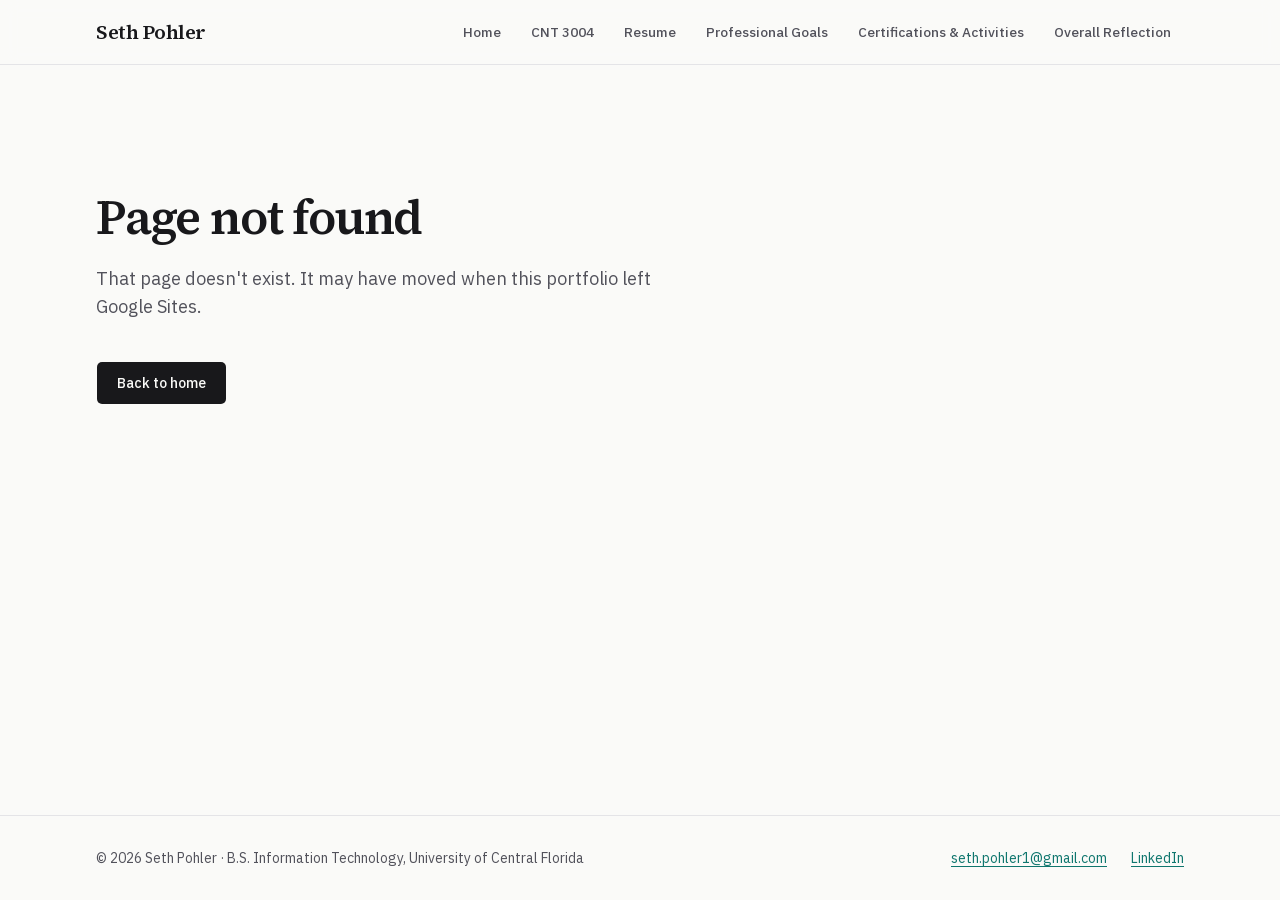
<file: 404/index.html>
<!DOCTYPE html><html lang="en" class="rMdooa_variable FA1Hga_variable h-full antialiased"><head><meta charSet="utf-8"/><meta name="viewport" content="width=device-width, initial-scale=1"/><link rel="stylesheet" href="/_next/static/chunks/1rurs3ra0nsk-.css" data-precedence="next"/><link rel="preload" as="script" fetchPriority="low" href="/_next/static/chunks/310vm2bl3xxpt.js"/><script src="/_next/static/chunks/2urr6-fm2smyv.js" async=""></script><script src="/_next/static/chunks/39_j1bdzreq0m.js" async=""></script><script src="/_next/static/chunks/2i99de3j6b99w.js" async=""></script><script src="/_next/static/chunks/turbopack-2u1d16houkiyo.js" async=""></script><script src="/_next/static/chunks/3qfy96eoyh-ek.js" async=""></script><script src="/_next/static/chunks/2r8x6bhizx_dg.js" async=""></script><meta name="robots" content="noindex"/><meta name="next-size-adjust" content=""/><title>Seth Pohler | IT Student &amp; e-Portfolio</title><meta name="description" content="e-Portfolio of Seth Pohler, an Information Technology student at UCF minoring in Secure Computing and Networks, working toward a career in digital forensics."/><link rel="canonical" href="https://spohler1.github.io/"/><meta property="og:title" content="Seth Pohler | IT Student &amp; e-Portfolio"/><meta property="og:description" content="e-Portfolio of Seth Pohler, an Information Technology student at UCF minoring in Secure Computing and Networks, working toward a career in digital forensics."/><meta property="og:url" content="https://spohler1.github.io/"/><meta property="og:site_name" content="Seth Pohler"/><meta property="og:image" content="https://spohler1.github.io/images/seth-pohler-headshot.webp"/><meta property="og:image:width" content="737"/><meta property="og:image:height" content="1100"/><meta property="og:image:alt" content="Portrait of Seth Pohler"/><meta property="og:type" content="profile"/><meta name="twitter:card" content="summary"/><meta name="twitter:title" content="Seth Pohler | IT Student &amp; e-Portfolio"/><meta name="twitter:description" content="e-Portfolio of Seth Pohler, an Information Technology student at UCF minoring in Secure Computing and Networks, working toward a career in digital forensics."/><meta name="twitter:image" content="https://spohler1.github.io/images/seth-pohler-headshot.webp"/><meta name="twitter:image:alt" content="Portrait of Seth Pohler"/><meta name="twitter:image:width" content="737"/><meta name="twitter:image:height" content="1100"/><link rel="icon" href="/icon.svg?icon.27imidznf6e5v.svg" sizes="any" type="image/svg+xml"/><script src="/_next/static/chunks/0cz1d0mv5g_q7.js" noModule=""></script></head><body class="flex min-h-full flex-col"><div hidden=""><!--$--><!--/$--></div><a href="#main" class="sr-only z-50 rounded-md bg-primary px-4 py-2 text-primary-foreground focus:not-sr-only focus:fixed focus:top-3 focus:left-3">Skip to main content</a><header class="sticky top-0 z-40 border-b bg-background/90 backdrop-blur supports-[backdrop-filter]:bg-background/75"><div class="mx-auto flex max-w-6xl flex-wrap items-center justify-between gap-x-8 gap-y-2 px-8 py-4"><a class="font-heading text-xl font-semibold tracking-tight focus-visible:rounded-sm focus-visible:outline-2 focus-visible:outline-offset-4 focus-visible:outline-ring" href="/">Seth Pohler</a><nav aria-label="Main"><ul class="flex flex-wrap items-center gap-1"><li><a data-slot="button" data-variant="ghost" data-size="sm" class="group/button inline-flex shrink-0 items-center justify-center border border-transparent bg-clip-padding font-medium whitespace-nowrap transition-all outline-none select-none focus-visible:border-ring focus-visible:ring-3 focus-visible:ring-ring/50 active:not-aria-[haspopup]:translate-y-px disabled:pointer-events-none disabled:opacity-50 aria-invalid:border-destructive aria-invalid:ring-3 aria-invalid:ring-destructive/20 dark:aria-invalid:border-destructive/50 dark:aria-invalid:ring-destructive/40 [&amp;_svg]:pointer-events-none [&amp;_svg]:shrink-0 hover:bg-muted hover:text-foreground aria-expanded:bg-muted aria-expanded:text-foreground dark:hover:bg-muted/50 gap-1 rounded-[min(var(--radius-md),12px)] in-data-[slot=button-group]:rounded-lg has-data-[icon=inline-end]:pr-1.5 has-data-[icon=inline-start]:pl-1.5 [&amp;_svg:not([class*=&#x27;size-&#x27;])]:size-3.5 h-8 px-3 text-[0.85rem] text-muted-foreground" href="/">Home</a></li><li><a data-slot="button" data-variant="ghost" data-size="sm" class="group/button inline-flex shrink-0 items-center justify-center border border-transparent bg-clip-padding font-medium whitespace-nowrap transition-all outline-none select-none focus-visible:border-ring focus-visible:ring-3 focus-visible:ring-ring/50 active:not-aria-[haspopup]:translate-y-px disabled:pointer-events-none disabled:opacity-50 aria-invalid:border-destructive aria-invalid:ring-3 aria-invalid:ring-destructive/20 dark:aria-invalid:border-destructive/50 dark:aria-invalid:ring-destructive/40 [&amp;_svg]:pointer-events-none [&amp;_svg]:shrink-0 hover:bg-muted hover:text-foreground aria-expanded:bg-muted aria-expanded:text-foreground dark:hover:bg-muted/50 gap-1 rounded-[min(var(--radius-md),12px)] in-data-[slot=button-group]:rounded-lg has-data-[icon=inline-end]:pr-1.5 has-data-[icon=inline-start]:pl-1.5 [&amp;_svg:not([class*=&#x27;size-&#x27;])]:size-3.5 h-8 px-3 text-[0.85rem] text-muted-foreground" href="/cnt-3004/">CNT 3004</a></li><li><a data-slot="button" data-variant="ghost" data-size="sm" class="group/button inline-flex shrink-0 items-center justify-center border border-transparent bg-clip-padding font-medium whitespace-nowrap transition-all outline-none select-none focus-visible:border-ring focus-visible:ring-3 focus-visible:ring-ring/50 active:not-aria-[haspopup]:translate-y-px disabled:pointer-events-none disabled:opacity-50 aria-invalid:border-destructive aria-invalid:ring-3 aria-invalid:ring-destructive/20 dark:aria-invalid:border-destructive/50 dark:aria-invalid:ring-destructive/40 [&amp;_svg]:pointer-events-none [&amp;_svg]:shrink-0 hover:bg-muted hover:text-foreground aria-expanded:bg-muted aria-expanded:text-foreground dark:hover:bg-muted/50 gap-1 rounded-[min(var(--radius-md),12px)] in-data-[slot=button-group]:rounded-lg has-data-[icon=inline-end]:pr-1.5 has-data-[icon=inline-start]:pl-1.5 [&amp;_svg:not([class*=&#x27;size-&#x27;])]:size-3.5 h-8 px-3 text-[0.85rem] text-muted-foreground" href="/resume/">Resume</a></li><li><a data-slot="button" data-variant="ghost" data-size="sm" class="group/button inline-flex shrink-0 items-center justify-center border border-transparent bg-clip-padding font-medium whitespace-nowrap transition-all outline-none select-none focus-visible:border-ring focus-visible:ring-3 focus-visible:ring-ring/50 active:not-aria-[haspopup]:translate-y-px disabled:pointer-events-none disabled:opacity-50 aria-invalid:border-destructive aria-invalid:ring-3 aria-invalid:ring-destructive/20 dark:aria-invalid:border-destructive/50 dark:aria-invalid:ring-destructive/40 [&amp;_svg]:pointer-events-none [&amp;_svg]:shrink-0 hover:bg-muted hover:text-foreground aria-expanded:bg-muted aria-expanded:text-foreground dark:hover:bg-muted/50 gap-1 rounded-[min(var(--radius-md),12px)] in-data-[slot=button-group]:rounded-lg has-data-[icon=inline-end]:pr-1.5 has-data-[icon=inline-start]:pl-1.5 [&amp;_svg:not([class*=&#x27;size-&#x27;])]:size-3.5 h-8 px-3 text-[0.85rem] text-muted-foreground" href="/professional-goals/">Professional Goals</a></li><li><a data-slot="button" data-variant="ghost" data-size="sm" class="group/button inline-flex shrink-0 items-center justify-center border border-transparent bg-clip-padding font-medium whitespace-nowrap transition-all outline-none select-none focus-visible:border-ring focus-visible:ring-3 focus-visible:ring-ring/50 active:not-aria-[haspopup]:translate-y-px disabled:pointer-events-none disabled:opacity-50 aria-invalid:border-destructive aria-invalid:ring-3 aria-invalid:ring-destructive/20 dark:aria-invalid:border-destructive/50 dark:aria-invalid:ring-destructive/40 [&amp;_svg]:pointer-events-none [&amp;_svg]:shrink-0 hover:bg-muted hover:text-foreground aria-expanded:bg-muted aria-expanded:text-foreground dark:hover:bg-muted/50 gap-1 rounded-[min(var(--radius-md),12px)] in-data-[slot=button-group]:rounded-lg has-data-[icon=inline-end]:pr-1.5 has-data-[icon=inline-start]:pl-1.5 [&amp;_svg:not([class*=&#x27;size-&#x27;])]:size-3.5 h-8 px-3 text-[0.85rem] text-muted-foreground" href="/certifications-activities/">Certifications &amp; Activities</a></li><li><a data-slot="button" data-variant="ghost" data-size="sm" class="group/button inline-flex shrink-0 items-center justify-center border border-transparent bg-clip-padding font-medium whitespace-nowrap transition-all outline-none select-none focus-visible:border-ring focus-visible:ring-3 focus-visible:ring-ring/50 active:not-aria-[haspopup]:translate-y-px disabled:pointer-events-none disabled:opacity-50 aria-invalid:border-destructive aria-invalid:ring-3 aria-invalid:ring-destructive/20 dark:aria-invalid:border-destructive/50 dark:aria-invalid:ring-destructive/40 [&amp;_svg]:pointer-events-none [&amp;_svg]:shrink-0 hover:bg-muted hover:text-foreground aria-expanded:bg-muted aria-expanded:text-foreground dark:hover:bg-muted/50 gap-1 rounded-[min(var(--radius-md),12px)] in-data-[slot=button-group]:rounded-lg has-data-[icon=inline-end]:pr-1.5 has-data-[icon=inline-start]:pl-1.5 [&amp;_svg:not([class*=&#x27;size-&#x27;])]:size-3.5 h-8 px-3 text-[0.85rem] text-muted-foreground" href="/overall-reflection/">Overall Reflection</a></li></ul></nav></div></header><main id="main" class="mx-auto w-full max-w-6xl flex-1 px-8 py-32"><h1 class="text-5xl font-semibold tracking-tight">Page not found</h1><p class="mt-6 max-w-xl text-lg text-muted-foreground">That page doesn&#x27;t exist. It may have moved when this portfolio left Google Sites.</p><a data-slot="button" data-variant="default" data-size="lg" class="group/button inline-flex shrink-0 items-center justify-center rounded-lg border border-transparent bg-clip-padding text-sm font-medium whitespace-nowrap transition-all outline-none select-none focus-visible:border-ring focus-visible:ring-3 focus-visible:ring-ring/50 active:not-aria-[haspopup]:translate-y-px disabled:pointer-events-none disabled:opacity-50 aria-invalid:border-destructive aria-invalid:ring-3 aria-invalid:ring-destructive/20 dark:aria-invalid:border-destructive/50 dark:aria-invalid:ring-destructive/40 [&amp;_svg]:pointer-events-none [&amp;_svg]:shrink-0 [&amp;_svg:not([class*=&#x27;size-&#x27;])]:size-4 bg-primary text-primary-foreground hover:bg-primary/80 gap-1.5 has-data-[icon=inline-end]:pr-2 has-data-[icon=inline-start]:pl-2 mt-10 h-11 px-5" href="/">Back to home</a></main><!--$--><!--/$--><footer class="mt-24 border-t"><div class="mx-auto flex max-w-6xl flex-wrap items-center justify-between gap-4 px-8 py-8 text-sm text-muted-foreground"><p>© <!-- -->2026<!-- --> <!-- -->Seth Pohler<!-- --> · <!-- -->B.S. Information Technology<!-- -->, <!-- -->University of Central Florida</p><ul class="flex items-center gap-6"><li><a class="prose-link" href="mailto:seth.pohler1@gmail.com">seth.pohler1@gmail.com</a></li><li><a class="prose-link" href="https://www.linkedin.com/in/sethpohler/" target="_blank" rel="noopener noreferrer">LinkedIn<span class="sr-only"> (opens in a new tab)</span></a></li></ul></div></footer><script id="_R_">(globalThis["TURBOPACK"] || (globalThis["TURBOPACK"] = [])).push({"otherChunks":["static/chunks/310vm2bl3xxpt.js","static/chunks/2urr6-fm2smyv.js","static/chunks/39_j1bdzreq0m.js","static/chunks/2i99de3j6b99w.js"],"runtimeModuleIds":[94553]});</script><script src="/_next/static/chunks/310vm2bl3xxpt.js" async=""></script><script>(self.__next_f=self.__next_f||[]).push([0])</script><script>self.__next_f.push([1,"1:\"$Sreact.fragment\"\n2:\"/_next/static/chunks/3qfy96eoyh-ek.js\"\n3:\"/_next/static/chunks/2r8x6bhizx_dg.js\"\n4:I[71939,[\"$2\",\"$3\"],\"SiteHeader\"]\n5:I[39756,[\"$2\",\"$3\"],\"default\"]\n6:I[37457,[\"$2\",\"$3\"],\"default\"]\n7:I[22016,[\"$2\",\"$3\"],\"\"]\n8:I[71939,[\"$2\",\"$3\"],\"SiteFooter\"]\nc:I[97367,[\"$2\",\"$3\"],\"OutletBoundary\"]\nd:\"$Sreact.suspense\"\nf:\"ViewportBoundary\"\n10:I[97367,[\"$2\",\"$3\"],\"$f\"]\n12:\"MetadataBoundary\"\n13:I[97367,[\"$2\",\"$3\"],\"$12\"]\n15:I[68027,[\"$2\",\"$3\"],\"default\",1]\n:HL[\"/_next/static/chunks/1rurs3ra0nsk-.css\",\"style\"]\na:X\n"])</script><script>self.__next_f.push([1,"b:[[\"children\",{\"s\":\"__PAGE__\",\"h\":512,\"d\":{\"r\":[\"$\",\"$1\",\"c\",{\"children\":[[\"$\",\"main\",null,{\"id\":\"main\",\"className\":\"mx-auto w-full max-w-6xl flex-1 px-8 py-32\",\"children\":[[\"$\",\"h1\",null,{\"className\":\"text-5xl font-semibold tracking-tight\",\"children\":\"Page not found\"}],[\"$\",\"p\",null,{\"className\":\"mt-6 max-w-xl text-lg text-muted-foreground\",\"children\":\"That page doesn't exist. It may have moved when this portfolio left Google Sites.\"}],[\"$\",\"$L7\",null,{\"href\":\"/\",\"children\":\"Back to home\",\"data-slot\":\"button\",\"data-variant\":\"default\",\"data-size\":\"lg\",\"className\":\"group/button inline-flex shrink-0 items-center justify-center rounded-lg border border-transparent bg-clip-padding text-sm font-medium whitespace-nowrap transition-all outline-none select-none focus-visible:border-ring focus-visible:ring-3 focus-visible:ring-ring/50 active:not-aria-[haspopup]:translate-y-px disabled:pointer-events-none disabled:opacity-50 aria-invalid:border-destructive aria-invalid:ring-3 aria-invalid:ring-destructive/20 dark:aria-invalid:border-destructive/50 dark:aria-invalid:ring-destructive/40 [\u0026_svg]:pointer-events-none [\u0026_svg]:shrink-0 [\u0026_svg:not([class*='size-'])]:size-4 bg-primary text-primary-foreground hover:bg-primary/80 gap-1.5 has-data-[icon=inline-end]:pr-2 has-data-[icon=inline-start]:pl-2 mt-10 h-11 px-5\",\"ref\":null}]]}],null,[\"$\",\"$Lc\",null,{\"children\":[\"$\",\"$d\",null,{\"name\":\"Next.MetadataOutlet\",\"children\":\"$@e\"}]}]]}],\"p\":false,\"v\":null}}]]\n"])</script><script>self.__next_f.push([1,"9:[[\"children\",{\"s\":\"/_not-found\",\"h\":512,\"d\":{\"r\":[\"$\",\"$1\",\"c\",{\"children\":[null,[\"$\",\"$L5\",null,{\"parallelRouterKey\":\"children\",\"error\":\"$undefined\",\"errorStyles\":\"$undefined\",\"errorScripts\":\"$undefined\",\"template\":[\"$\",\"$L6\",null,{}],\"templateStyles\":\"$undefined\",\"templateScripts\":\"$undefined\",\"notFound\":\"$undefined\",\"forbidden\":\"$undefined\",\"unauthorized\":\"$undefined\"}]]}],\"p\":false,\"v\":\"$a\"},\"c\":\"$Qb\"}]]\n"])</script><script>self.__next_f.push([1,"0:{\"P\":null,\"c\":[\"\",\"_not-found\",\"\"],\"q\":\"\",\"i\":false,\"t\":{\"t\":{\"s\":\"\",\"h\":528,\"d\":{\"r\":[\"$\",\"$1\",\"c\",{\"children\":[[[\"$\",\"link\",\"0\",{\"rel\":\"stylesheet\",\"href\":\"/_next/static/chunks/1rurs3ra0nsk-.css\",\"precedence\":\"next\",\"crossOrigin\":\"$undefined\",\"nonce\":\"$undefined\"}],[\"$\",\"script\",\"script-0\",{\"src\":\"/_next/static/chunks/3qfy96eoyh-ek.js\",\"async\":true,\"nonce\":\"$undefined\"}],[\"$\",\"script\",\"script-1\",{\"src\":\"/_next/static/chunks/2r8x6bhizx_dg.js\",\"async\":true,\"nonce\":\"$undefined\"}]],[\"$\",\"html\",null,{\"lang\":\"en\",\"className\":\"rMdooa_variable FA1Hga_variable h-full antialiased\",\"children\":[\"$\",\"body\",null,{\"className\":\"flex min-h-full flex-col\",\"children\":[[\"$\",\"a\",null,{\"href\":\"#main\",\"className\":\"sr-only z-50 rounded-md bg-primary px-4 py-2 text-primary-foreground focus:not-sr-only focus:fixed focus:top-3 focus:left-3\",\"children\":\"Skip to main content\"}],[\"$\",\"$L4\",null,{}],[\"$\",\"$L5\",null,{\"parallelRouterKey\":\"children\",\"error\":\"$undefined\",\"errorStyles\":\"$undefined\",\"errorScripts\":\"$undefined\",\"template\":[\"$\",\"$L6\",null,{}],\"templateStyles\":\"$undefined\",\"templateScripts\":\"$undefined\",\"notFound\":[[\"$\",\"main\",null,{\"id\":\"main\",\"className\":\"mx-auto w-full max-w-6xl flex-1 px-8 py-32\",\"children\":[[\"$\",\"h1\",null,{\"className\":\"text-5xl font-semibold tracking-tight\",\"children\":\"Page not found\"}],[\"$\",\"p\",null,{\"className\":\"mt-6 max-w-xl text-lg text-muted-foreground\",\"children\":\"That page doesn't exist. It may have moved when this portfolio left Google Sites.\"}],[\"$\",\"$L7\",null,{\"href\":\"/\",\"children\":\"Back to home\",\"data-slot\":\"button\",\"data-variant\":\"default\",\"data-size\":\"lg\",\"className\":\"group/button inline-flex shrink-0 items-center justify-center rounded-lg border border-transparent bg-clip-padding text-sm font-medium whitespace-nowrap transition-all outline-none select-none focus-visible:border-ring focus-visible:ring-3 focus-visible:ring-ring/50 active:not-aria-[haspopup]:translate-y-px disabled:pointer-events-none disabled:opacity-50 aria-invalid:border-destructive aria-invalid:ring-3 aria-invalid:ring-destructive/20 dark:aria-invalid:border-destructive/50 dark:aria-invalid:ring-destructive/40 [\u0026_svg]:pointer-events-none [\u0026_svg]:shrink-0 [\u0026_svg:not([class*='size-'])]:size-4 bg-primary text-primary-foreground hover:bg-primary/80 gap-1.5 has-data-[icon=inline-end]:pr-2 has-data-[icon=inline-start]:pl-2 mt-10 h-11 px-5\",\"ref\":null}]]}],[]],\"forbidden\":\"$undefined\",\"unauthorized\":\"$undefined\"}],[\"$\",\"$L8\",null,{}]]}]}]]}],\"p\":false,\"v\":null},\"c\":\"$Q9\"},\"h\":{\"r\":[\"$\",\"$1\",\"h\",{\"children\":[[\"$\",\"meta\",null,{\"name\":\"robots\",\"content\":\"noindex\"}],[\"$\",\"$L10\",null,{\"children\":\"$L11\"}],[\"$\",\"$L13\",null,{\"children\":[[\"$\",\"div\",null,{\"hidden\":true,\"children\":[\"$\",\"$d\",null,{\"name\":\"Next.Metadata\",\"children\":\"$L14\"}]}],null]}],[\"$\",\"meta\",null,{\"name\":\"next-size-adjust\",\"content\":\"\"}]]}],\"p\":false,\"v\":null}},\"m\":\"$undefined\",\"G\":[\"$15\",[[\"$\",\"link\",\"0\",{\"rel\":\"stylesheet\",\"href\":\"/_next/static/chunks/1rurs3ra0nsk-.css\",\"precedence\":\"next\",\"crossOrigin\":\"$undefined\",\"nonce\":\"$undefined\"}]]],\"S\":true,\"r\":\"$undefined\",\"s\":\"$undefined\",\"a\":\"$undefined\",\"l\":\"$undefined\",\"p\":\"$undefined\",\"d\":\"$undefined\",\"b\":\"z74DFcFiQcNvtuCGJ9L78\"}\n"])</script><script>self.__next_f.push([1,"a:C\n11:[[\"$\",\"meta\",\"0\",{\"charSet\":\"utf-8\"}],[\"$\",\"meta\",\"1\",{\"name\":\"viewport\",\"content\":\"width=device-width, initial-scale=1\"}]]\n"])</script><script>self.__next_f.push([1,"16:I[27201,[\"$2\",\"$3\"],\"IconMark\"]\ne:null\n"])</script><script>self.__next_f.push([1,"14:[[\"$\",\"title\",\"0\",{\"children\":\"Seth Pohler | IT Student \u0026 e-Portfolio\"}],[\"$\",\"meta\",\"1\",{\"name\":\"description\",\"content\":\"e-Portfolio of Seth Pohler, an Information Technology student at UCF minoring in Secure Computing and Networks, working toward a career in digital forensics.\"}],[\"$\",\"link\",\"2\",{\"rel\":\"canonical\",\"href\":\"https://spohler1.github.io/\"}],[\"$\",\"meta\",\"3\",{\"property\":\"og:title\",\"content\":\"Seth Pohler | IT Student \u0026 e-Portfolio\"}],[\"$\",\"meta\",\"4\",{\"property\":\"og:description\",\"content\":\"e-Portfolio of Seth Pohler, an Information Technology student at UCF minoring in Secure Computing and Networks, working toward a career in digital forensics.\"}],[\"$\",\"meta\",\"5\",{\"property\":\"og:url\",\"content\":\"https://spohler1.github.io/\"}],[\"$\",\"meta\",\"6\",{\"property\":\"og:site_name\",\"content\":\"Seth Pohler\"}],[\"$\",\"meta\",\"7\",{\"property\":\"og:image\",\"content\":\"https://spohler1.github.io/images/seth-pohler-headshot.webp\"}],[\"$\",\"meta\",\"8\",{\"property\":\"og:image:width\",\"content\":\"737\"}],[\"$\",\"meta\",\"9\",{\"property\":\"og:image:height\",\"content\":\"1100\"}],[\"$\",\"meta\",\"10\",{\"property\":\"og:image:alt\",\"content\":\"Portrait of Seth Pohler\"}],[\"$\",\"meta\",\"11\",{\"property\":\"og:type\",\"content\":\"profile\"}],[\"$\",\"meta\",\"12\",{\"name\":\"twitter:card\",\"content\":\"summary\"}],[\"$\",\"meta\",\"13\",{\"name\":\"twitter:title\",\"content\":\"Seth Pohler | IT Student \u0026 e-Portfolio\"}],[\"$\",\"meta\",\"14\",{\"name\":\"twitter:description\",\"content\":\"e-Portfolio of Seth Pohler, an Information Technology student at UCF minoring in Secure Computing and Networks, working toward a career in digital forensics.\"}],[\"$\",\"meta\",\"15\",{\"name\":\"twitter:image\",\"content\":\"https://spohler1.github.io/images/seth-pohler-headshot.webp\"}],[\"$\",\"meta\",\"16\",{\"name\":\"twitter:image:alt\",\"content\":\"Portrait of Seth Pohler\"}],[\"$\",\"meta\",\"17\",{\"name\":\"twitter:image:width\",\"content\":\"737\"}],[\"$\",\"meta\",\"18\",{\"name\":\"twitter:image:height\",\"content\":\"1100\"}],[\"$\",\"link\",\"19\",{\"rel\":\"icon\",\"href\":\"/icon.svg?icon.27imidznf6e5v.svg\",\"sizes\":\"any\",\"type\":\"image/svg+xml\"}],[\"$\",\"$L16\",\"20\",{}]]\n"])</script></body></html>
</file>
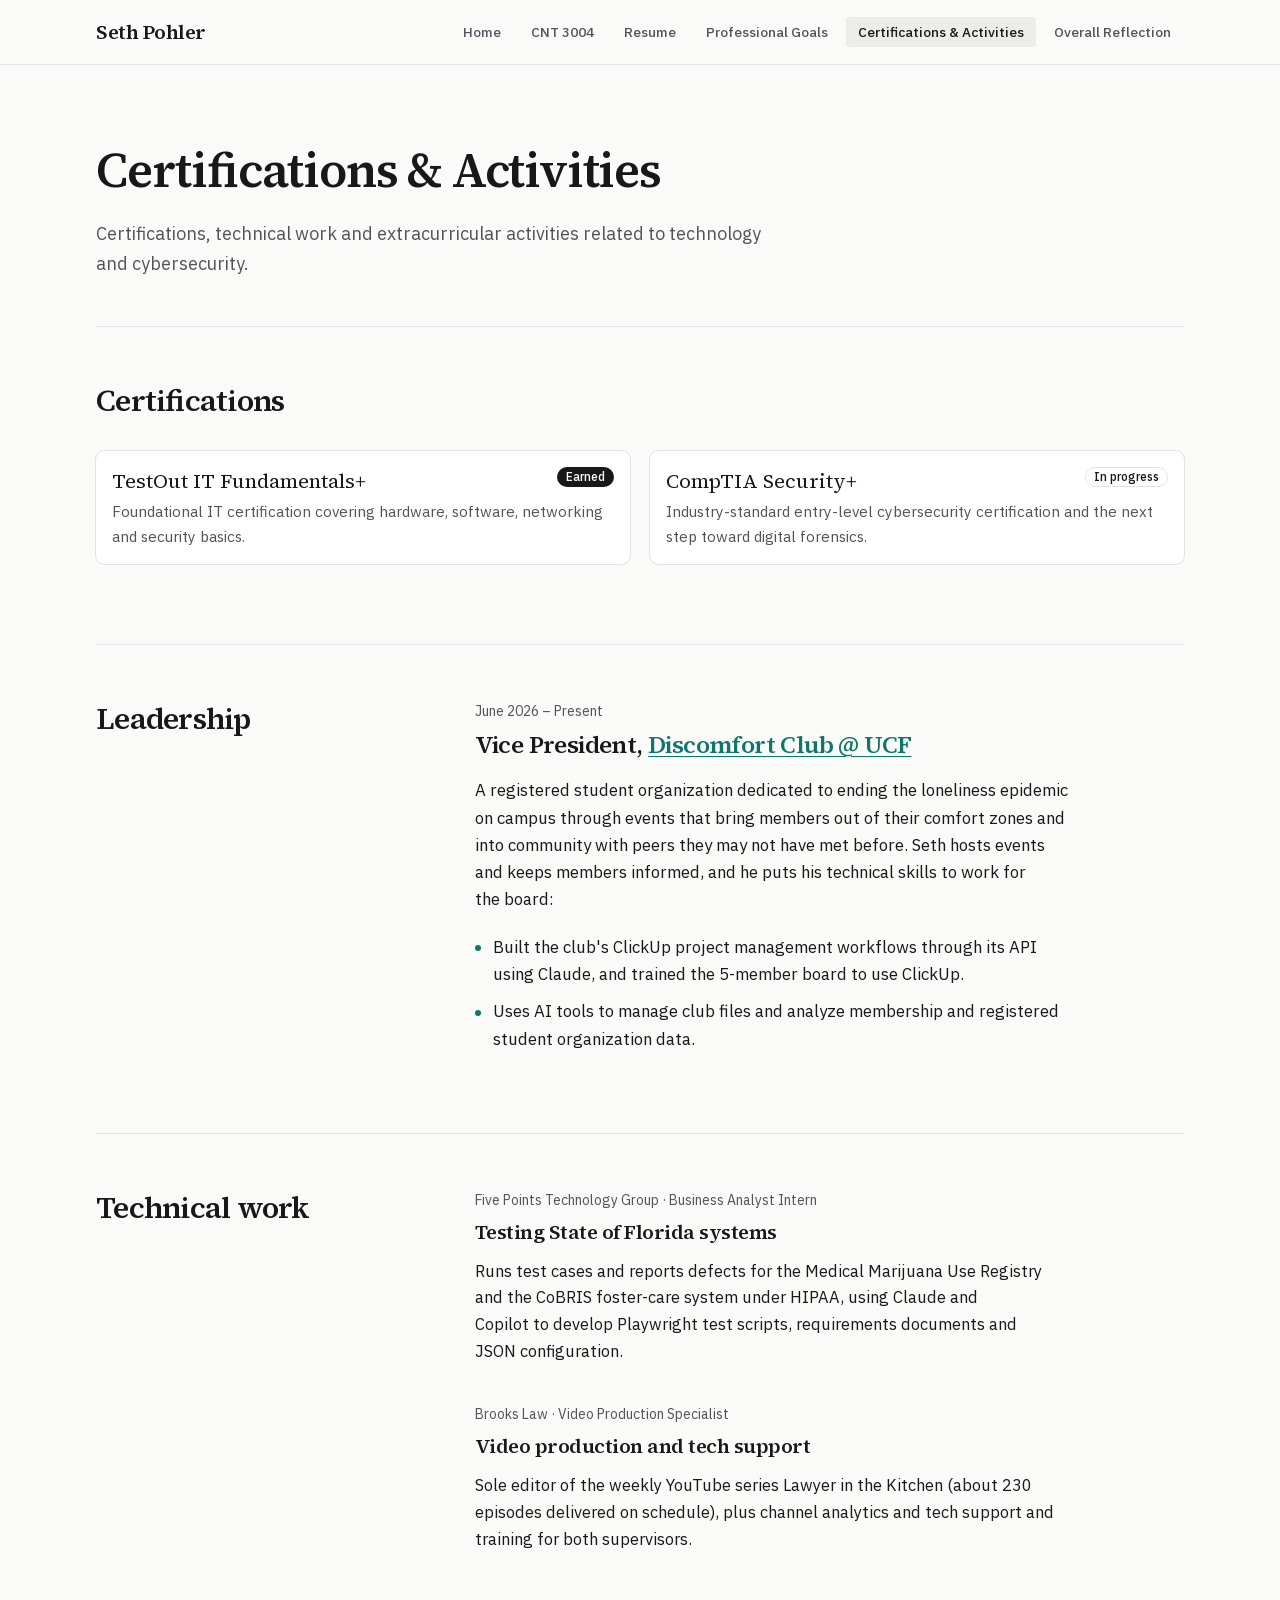
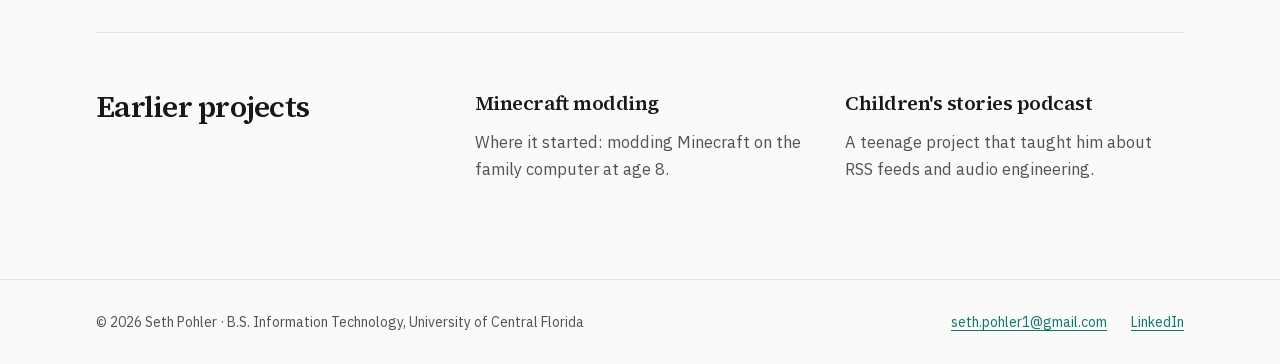
<file: certifications-activities/index.html>
<!DOCTYPE html><html lang="en" class="rMdooa_variable FA1Hga_variable h-full antialiased"><head><meta charSet="utf-8"/><meta name="viewport" content="width=device-width, initial-scale=1"/><link rel="preload" href="/_next/static/media/48eea41d8317494f-s.p.0wiir8udbzjvx.woff2" as="font" crossorigin="" type="font/woff2"/><link rel="preload" href="/_next/static/media/7c42b85337e0c4bb-s.p.012bmydply3go.woff2" as="font" crossorigin="" type="font/woff2"/><link rel="stylesheet" href="/_next/static/chunks/1rurs3ra0nsk-.css" data-precedence="next"/><link rel="preload" as="script" fetchPriority="low" href="/_next/static/chunks/310vm2bl3xxpt.js"/><script src="/_next/static/chunks/2urr6-fm2smyv.js" async=""></script><script src="/_next/static/chunks/39_j1bdzreq0m.js" async=""></script><script src="/_next/static/chunks/2i99de3j6b99w.js" async=""></script><script src="/_next/static/chunks/turbopack-2u1d16houkiyo.js" async=""></script><script src="/_next/static/chunks/3qfy96eoyh-ek.js" async=""></script><script src="/_next/static/chunks/2r8x6bhizx_dg.js" async=""></script><meta name="next-size-adjust" content=""/><title>Certifications &amp; Activities | Seth Pohler</title><meta name="description" content="Seth Pohler&#x27;s certifications (TestOut IT Fundamentals+, CompTIA Security+ in progress), technical work and leadership as Vice President of Discomfort Club @ UCF."/><link rel="canonical" href="https://spohler1.github.io/certifications-activities/"/><meta property="og:title" content="Seth Pohler | IT Student &amp; e-Portfolio"/><meta property="og:description" content="e-Portfolio of Seth Pohler, an Information Technology student at UCF minoring in Secure Computing and Networks, working toward a career in digital forensics."/><meta property="og:url" content="https://spohler1.github.io/"/><meta property="og:site_name" content="Seth Pohler"/><meta property="og:image" content="https://spohler1.github.io/images/seth-pohler-headshot.webp"/><meta property="og:image:width" content="737"/><meta property="og:image:height" content="1100"/><meta property="og:image:alt" content="Portrait of Seth Pohler"/><meta property="og:type" content="profile"/><meta name="twitter:card" content="summary"/><meta name="twitter:title" content="Seth Pohler | IT Student &amp; e-Portfolio"/><meta name="twitter:description" content="e-Portfolio of Seth Pohler, an Information Technology student at UCF minoring in Secure Computing and Networks, working toward a career in digital forensics."/><meta name="twitter:image" content="https://spohler1.github.io/images/seth-pohler-headshot.webp"/><meta name="twitter:image:alt" content="Portrait of Seth Pohler"/><meta name="twitter:image:width" content="737"/><meta name="twitter:image:height" content="1100"/><link rel="icon" href="/icon.svg?icon.27imidznf6e5v.svg" sizes="any" type="image/svg+xml"/><script src="/_next/static/chunks/0cz1d0mv5g_q7.js" noModule=""></script></head><body class="flex min-h-full flex-col"><div hidden=""><!--$--><!--/$--></div><a href="#main" class="sr-only z-50 rounded-md bg-primary px-4 py-2 text-primary-foreground focus:not-sr-only focus:fixed focus:top-3 focus:left-3">Skip to main content</a><header class="sticky top-0 z-40 border-b bg-background/90 backdrop-blur supports-[backdrop-filter]:bg-background/75"><div class="mx-auto flex max-w-6xl flex-wrap items-center justify-between gap-x-8 gap-y-2 px-8 py-4"><a class="font-heading text-xl font-semibold tracking-tight focus-visible:rounded-sm focus-visible:outline-2 focus-visible:outline-offset-4 focus-visible:outline-ring" href="/">Seth Pohler</a><nav aria-label="Main"><ul class="flex flex-wrap items-center gap-1"><li><a data-slot="button" data-variant="ghost" data-size="sm" class="group/button inline-flex shrink-0 items-center justify-center border border-transparent bg-clip-padding font-medium whitespace-nowrap transition-all outline-none select-none focus-visible:border-ring focus-visible:ring-3 focus-visible:ring-ring/50 active:not-aria-[haspopup]:translate-y-px disabled:pointer-events-none disabled:opacity-50 aria-invalid:border-destructive aria-invalid:ring-3 aria-invalid:ring-destructive/20 dark:aria-invalid:border-destructive/50 dark:aria-invalid:ring-destructive/40 [&amp;_svg]:pointer-events-none [&amp;_svg]:shrink-0 hover:bg-muted hover:text-foreground aria-expanded:bg-muted aria-expanded:text-foreground dark:hover:bg-muted/50 gap-1 rounded-[min(var(--radius-md),12px)] in-data-[slot=button-group]:rounded-lg has-data-[icon=inline-end]:pr-1.5 has-data-[icon=inline-start]:pl-1.5 [&amp;_svg:not([class*=&#x27;size-&#x27;])]:size-3.5 h-8 px-3 text-[0.85rem] text-muted-foreground" href="/">Home</a></li><li><a data-slot="button" data-variant="ghost" data-size="sm" class="group/button inline-flex shrink-0 items-center justify-center border border-transparent bg-clip-padding font-medium whitespace-nowrap transition-all outline-none select-none focus-visible:border-ring focus-visible:ring-3 focus-visible:ring-ring/50 active:not-aria-[haspopup]:translate-y-px disabled:pointer-events-none disabled:opacity-50 aria-invalid:border-destructive aria-invalid:ring-3 aria-invalid:ring-destructive/20 dark:aria-invalid:border-destructive/50 dark:aria-invalid:ring-destructive/40 [&amp;_svg]:pointer-events-none [&amp;_svg]:shrink-0 hover:bg-muted hover:text-foreground aria-expanded:bg-muted aria-expanded:text-foreground dark:hover:bg-muted/50 gap-1 rounded-[min(var(--radius-md),12px)] in-data-[slot=button-group]:rounded-lg has-data-[icon=inline-end]:pr-1.5 has-data-[icon=inline-start]:pl-1.5 [&amp;_svg:not([class*=&#x27;size-&#x27;])]:size-3.5 h-8 px-3 text-[0.85rem] text-muted-foreground" href="/cnt-3004/">CNT 3004</a></li><li><a data-slot="button" data-variant="ghost" data-size="sm" class="group/button inline-flex shrink-0 items-center justify-center border border-transparent bg-clip-padding font-medium whitespace-nowrap transition-all outline-none select-none focus-visible:border-ring focus-visible:ring-3 focus-visible:ring-ring/50 active:not-aria-[haspopup]:translate-y-px disabled:pointer-events-none disabled:opacity-50 aria-invalid:border-destructive aria-invalid:ring-3 aria-invalid:ring-destructive/20 dark:aria-invalid:border-destructive/50 dark:aria-invalid:ring-destructive/40 [&amp;_svg]:pointer-events-none [&amp;_svg]:shrink-0 hover:bg-muted hover:text-foreground aria-expanded:bg-muted aria-expanded:text-foreground dark:hover:bg-muted/50 gap-1 rounded-[min(var(--radius-md),12px)] in-data-[slot=button-group]:rounded-lg has-data-[icon=inline-end]:pr-1.5 has-data-[icon=inline-start]:pl-1.5 [&amp;_svg:not([class*=&#x27;size-&#x27;])]:size-3.5 h-8 px-3 text-[0.85rem] text-muted-foreground" href="/resume/">Resume</a></li><li><a data-slot="button" data-variant="ghost" data-size="sm" class="group/button inline-flex shrink-0 items-center justify-center border border-transparent bg-clip-padding font-medium whitespace-nowrap transition-all outline-none select-none focus-visible:border-ring focus-visible:ring-3 focus-visible:ring-ring/50 active:not-aria-[haspopup]:translate-y-px disabled:pointer-events-none disabled:opacity-50 aria-invalid:border-destructive aria-invalid:ring-3 aria-invalid:ring-destructive/20 dark:aria-invalid:border-destructive/50 dark:aria-invalid:ring-destructive/40 [&amp;_svg]:pointer-events-none [&amp;_svg]:shrink-0 hover:bg-muted hover:text-foreground aria-expanded:bg-muted aria-expanded:text-foreground dark:hover:bg-muted/50 gap-1 rounded-[min(var(--radius-md),12px)] in-data-[slot=button-group]:rounded-lg has-data-[icon=inline-end]:pr-1.5 has-data-[icon=inline-start]:pl-1.5 [&amp;_svg:not([class*=&#x27;size-&#x27;])]:size-3.5 h-8 px-3 text-[0.85rem] text-muted-foreground" href="/professional-goals/">Professional Goals</a></li><li><a aria-current="page" data-slot="button" data-variant="ghost" data-size="sm" class="group/button inline-flex shrink-0 items-center justify-center border border-transparent bg-clip-padding font-medium whitespace-nowrap transition-all outline-none select-none focus-visible:border-ring focus-visible:ring-3 focus-visible:ring-ring/50 active:not-aria-[haspopup]:translate-y-px disabled:pointer-events-none disabled:opacity-50 aria-invalid:border-destructive aria-invalid:ring-3 aria-invalid:ring-destructive/20 dark:aria-invalid:border-destructive/50 dark:aria-invalid:ring-destructive/40 [&amp;_svg]:pointer-events-none [&amp;_svg]:shrink-0 hover:bg-muted hover:text-foreground aria-expanded:bg-muted aria-expanded:text-foreground dark:hover:bg-muted/50 gap-1 rounded-[min(var(--radius-md),12px)] in-data-[slot=button-group]:rounded-lg has-data-[icon=inline-end]:pr-1.5 has-data-[icon=inline-start]:pl-1.5 [&amp;_svg:not([class*=&#x27;size-&#x27;])]:size-3.5 h-8 px-3 text-[0.85rem] bg-accent text-foreground" href="/certifications-activities/">Certifications &amp; Activities</a></li><li><a data-slot="button" data-variant="ghost" data-size="sm" class="group/button inline-flex shrink-0 items-center justify-center border border-transparent bg-clip-padding font-medium whitespace-nowrap transition-all outline-none select-none focus-visible:border-ring focus-visible:ring-3 focus-visible:ring-ring/50 active:not-aria-[haspopup]:translate-y-px disabled:pointer-events-none disabled:opacity-50 aria-invalid:border-destructive aria-invalid:ring-3 aria-invalid:ring-destructive/20 dark:aria-invalid:border-destructive/50 dark:aria-invalid:ring-destructive/40 [&amp;_svg]:pointer-events-none [&amp;_svg]:shrink-0 hover:bg-muted hover:text-foreground aria-expanded:bg-muted aria-expanded:text-foreground dark:hover:bg-muted/50 gap-1 rounded-[min(var(--radius-md),12px)] in-data-[slot=button-group]:rounded-lg has-data-[icon=inline-end]:pr-1.5 has-data-[icon=inline-start]:pl-1.5 [&amp;_svg:not([class*=&#x27;size-&#x27;])]:size-3.5 h-8 px-3 text-[0.85rem] text-muted-foreground" href="/overall-reflection/">Overall Reflection</a></li></ul></nav></div></header><main id="main" class="mx-auto w-full max-w-6xl flex-1 px-8"><header class="pt-20 pb-12"><h1 class="text-5xl leading-[1.05] font-semibold tracking-tight">Certifications &amp; Activities</h1><div class="mt-6 max-w-[62ch] text-lg leading-relaxed text-muted-foreground"><p>Certifications, technical work and extracurricular activities related to technology and cybersecurity.</p></div></header><section aria-labelledby="certs" class="border-t pt-14"><h2 id="certs" class="text-3xl font-semibold tracking-tight">Certifications</h2><ul class="mt-8 grid grid-cols-1 gap-5 md:grid-cols-2"><li><div data-slot="card" data-size="default" class="group/card flex flex-col gap-(--card-spacing) overflow-hidden rounded-xl bg-card py-(--card-spacing) text-sm text-card-foreground ring-1 ring-foreground/10 [--card-spacing:--spacing(4)] has-data-[slot=card-footer]:pb-0 has-[&gt;img:first-child]:pt-0 data-[size=sm]:[--card-spacing:--spacing(3)] data-[size=sm]:has-data-[slot=card-footer]:pb-0 *:[img:first-child]:rounded-t-xl *:[img:last-child]:rounded-b-xl h-full"><div data-slot="card-header" class="group/card-header @container/card-header grid auto-rows-min items-start gap-1 rounded-t-xl px-(--card-spacing) has-data-[slot=card-action]:grid-cols-[1fr_auto] has-data-[slot=card-description]:grid-rows-[auto_auto] [.border-b]:pb-(--card-spacing)"><div class="flex items-start justify-between gap-4"><div data-slot="card-title" class="font-medium group-data-[size=sm]/card:text-sm font-heading text-xl"><h3>TestOut IT Fundamentals+</h3></div><span data-slot="badge" data-variant="default" class="group/badge inline-flex h-5 w-fit shrink-0 items-center justify-center gap-1 overflow-hidden rounded-4xl border border-transparent px-2 py-0.5 text-xs font-medium whitespace-nowrap transition-all focus-visible:border-ring focus-visible:ring-[3px] focus-visible:ring-ring/50 has-data-[icon=inline-end]:pr-1.5 has-data-[icon=inline-start]:pl-1.5 aria-invalid:border-destructive aria-invalid:ring-destructive/20 dark:aria-invalid:ring-destructive/40 [&amp;&gt;svg]:pointer-events-none [&amp;&gt;svg]:size-3! bg-primary text-primary-foreground [a]:hover:bg-primary/80">Earned</span></div><div data-slot="card-description" class="text-muted-foreground text-[0.95rem] leading-relaxed">Foundational IT certification covering hardware, software, networking and security basics.</div></div></div></li><li><div data-slot="card" data-size="default" class="group/card flex flex-col gap-(--card-spacing) overflow-hidden rounded-xl bg-card py-(--card-spacing) text-sm text-card-foreground ring-1 ring-foreground/10 [--card-spacing:--spacing(4)] has-data-[slot=card-footer]:pb-0 has-[&gt;img:first-child]:pt-0 data-[size=sm]:[--card-spacing:--spacing(3)] data-[size=sm]:has-data-[slot=card-footer]:pb-0 *:[img:first-child]:rounded-t-xl *:[img:last-child]:rounded-b-xl h-full"><div data-slot="card-header" class="group/card-header @container/card-header grid auto-rows-min items-start gap-1 rounded-t-xl px-(--card-spacing) has-data-[slot=card-action]:grid-cols-[1fr_auto] has-data-[slot=card-description]:grid-rows-[auto_auto] [.border-b]:pb-(--card-spacing)"><div class="flex items-start justify-between gap-4"><div data-slot="card-title" class="font-medium group-data-[size=sm]/card:text-sm font-heading text-xl"><h3>CompTIA Security+</h3></div><span data-slot="badge" data-variant="outline" class="group/badge inline-flex h-5 w-fit shrink-0 items-center justify-center gap-1 overflow-hidden rounded-4xl border px-2 py-0.5 text-xs font-medium whitespace-nowrap transition-all focus-visible:border-ring focus-visible:ring-[3px] focus-visible:ring-ring/50 has-data-[icon=inline-end]:pr-1.5 has-data-[icon=inline-start]:pl-1.5 aria-invalid:border-destructive aria-invalid:ring-destructive/20 dark:aria-invalid:ring-destructive/40 [&amp;&gt;svg]:pointer-events-none [&amp;&gt;svg]:size-3! border-border text-foreground [a]:hover:bg-muted [a]:hover:text-muted-foreground">In progress</span></div><div data-slot="card-description" class="text-muted-foreground text-[0.95rem] leading-relaxed">Industry-standard entry-level cybersecurity certification and the next step toward digital forensics.</div></div></div></li></ul></section><section aria-labelledby="leadership" class="mt-20 grid grid-cols-12 gap-12 border-t pt-14"><div class="col-span-12 md:col-span-4"><h2 id="leadership" class="text-3xl font-semibold tracking-tight">Leadership</h2></div><div class="col-span-12 md:col-span-8"><p class="text-sm text-muted-foreground tabular-nums">June 2026 – Present</p><h3 class="mt-2 text-2xl font-semibold tracking-tight">Vice President,<!-- --> <a class="prose-link" href="https://www.instagram.com/discomfortclubucf/" target="_blank" rel="noopener noreferrer">Discomfort Club @ UCF<span class="sr-only"> (opens in a new tab)</span></a></h3><p class="mt-4 max-w-[60ch] text-[1.05rem] leading-relaxed">A registered student organization dedicated to ending the loneliness epidemic on campus through events that bring members out of their comfort zones and into community with peers they may not have met before. Seth hosts events and keeps members informed, and he puts his technical skills to work for the board:</p><ul class="mt-5 max-w-[60ch] space-y-2.5 text-[1.05rem] leading-relaxed"><li class="flex gap-3"><span aria-hidden="true" class="mt-[0.7em] size-1.5 shrink-0 rounded-full bg-link"></span>Built the club&#x27;s ClickUp project management workflows through its API using Claude, and trained the 5-member board to use ClickUp.</li><li class="flex gap-3"><span aria-hidden="true" class="mt-[0.7em] size-1.5 shrink-0 rounded-full bg-link"></span>Uses AI tools to manage club files and analyze membership and registered student organization data.</li></ul></div></section><section aria-labelledby="technical" class="mt-20 grid grid-cols-12 gap-12 border-t pt-14"><div class="col-span-12 md:col-span-4"><h2 id="technical" class="text-3xl font-semibold tracking-tight">Technical work</h2></div><ul class="col-span-12 space-y-10 md:col-span-8"><li><p class="text-sm text-muted-foreground tabular-nums">Five Points Technology Group · Business Analyst Intern</p><h3 class="mt-2 text-xl font-semibold tracking-tight">Testing State of Florida systems</h3><p class="mt-3 max-w-[60ch] text-[1.025rem] leading-relaxed">Runs test cases and reports defects for the Medical Marijuana Use Registry and the CoBRIS foster-care system under HIPAA, using Claude and Copilot to develop Playwright test scripts, requirements documents and JSON configuration.</p></li><li><p class="text-sm text-muted-foreground tabular-nums">Brooks Law · Video Production Specialist</p><h3 class="mt-2 text-xl font-semibold tracking-tight">Video production and tech support</h3><p class="mt-3 max-w-[60ch] text-[1.025rem] leading-relaxed">Sole editor of the weekly YouTube series Lawyer in the Kitchen (about 230 episodes delivered on schedule), plus channel analytics and tech support and training for both supervisors.</p></li></ul></section><section aria-labelledby="earlier" class="mt-20 grid grid-cols-12 gap-12 border-t pt-14"><div class="col-span-12 md:col-span-4"><h2 id="earlier" class="text-3xl font-semibold tracking-tight">Earlier projects</h2></div><ul class="col-span-12 grid grid-cols-2 gap-8 md:col-span-8"><li><h3 class="text-xl font-semibold tracking-tight">Minecraft modding</h3><p class="mt-3 text-[1.025rem] leading-relaxed text-muted-foreground">Where it started: modding Minecraft on the family computer at age 8.</p></li><li><h3 class="text-xl font-semibold tracking-tight">Children&#x27;s stories podcast</h3><p class="mt-3 text-[1.025rem] leading-relaxed text-muted-foreground">A teenage project that taught him about RSS feeds and audio engineering.</p></li></ul></section></main><!--$--><!--/$--><footer class="mt-24 border-t"><div class="mx-auto flex max-w-6xl flex-wrap items-center justify-between gap-4 px-8 py-8 text-sm text-muted-foreground"><p>© <!-- -->2026<!-- --> <!-- -->Seth Pohler<!-- --> · <!-- -->B.S. Information Technology<!-- -->, <!-- -->University of Central Florida</p><ul class="flex items-center gap-6"><li><a class="prose-link" href="mailto:seth.pohler1@gmail.com">seth.pohler1@gmail.com</a></li><li><a class="prose-link" href="https://www.linkedin.com/in/sethpohler/" target="_blank" rel="noopener noreferrer">LinkedIn<span class="sr-only"> (opens in a new tab)</span></a></li></ul></div></footer><script id="_R_">(globalThis["TURBOPACK"] || (globalThis["TURBOPACK"] = [])).push({"otherChunks":["static/chunks/310vm2bl3xxpt.js","static/chunks/2urr6-fm2smyv.js","static/chunks/39_j1bdzreq0m.js","static/chunks/2i99de3j6b99w.js"],"runtimeModuleIds":[94553]});</script><script src="/_next/static/chunks/310vm2bl3xxpt.js" async=""></script><script>(self.__next_f=self.__next_f||[]).push([0])</script><script>self.__next_f.push([1,"1:\"$Sreact.fragment\"\n2:\"/_next/static/chunks/3qfy96eoyh-ek.js\"\n3:\"/_next/static/chunks/2r8x6bhizx_dg.js\"\n4:I[71939,[\"$2\",\"$3\"],\"SiteHeader\"]\n5:I[39756,[\"$2\",\"$3\"],\"default\"]\n6:I[37457,[\"$2\",\"$3\"],\"default\"]\n7:I[22016,[\"$2\",\"$3\"],\"\"]\n8:I[71939,[\"$2\",\"$3\"],\"SiteFooter\"]\n12:\"ViewportBoundary\"\n13:I[97367,[\"$2\",\"$3\"],\"$12\"]\n15:\"MetadataBoundary\"\n16:I[97367,[\"$2\",\"$3\"],\"$15\"]\n17:\"$Sreact.suspense\"\n19:I[68027,[\"$2\",\"$3\"],\"default\",1]\n:HL[\"/_next/static/chunks/1rurs3ra0nsk-.css\",\"style\"]\n:HL[\"/_next/static/media/48eea41d8317494f-s.p.0wiir8udbzjvx.woff2\",\"font\",{\"crossOrigin\":\"\",\"type\":\"font/woff2\"}]\n:HL[\"/_next/static/media/7c42b85337e0c4bb-s.p.012bmydply3go.woff2\",\"font\",{\"crossOrigin\":\"\",\"type\":\"font/woff2\"}]\na:X\n"])</script><script>self.__next_f.push([1,"b:[[\"children\",{\"s\":\"__PAGE__\",\"h\":512,\"d\":{\"r\":[\"$\",\"$1\",\"c\",{\"children\":[[\"$\",\"main\",null,{\"id\":\"main\",\"className\":\"mx-auto w-full max-w-6xl flex-1 px-8\",\"children\":[[\"$\",\"header\",null,{\"className\":\"pt-20 pb-12\",\"children\":[[\"$\",\"h1\",null,{\"className\":\"text-5xl leading-[1.05] font-semibold tracking-tight\",\"children\":\"Certifications \u0026 Activities\"}],null,[\"$\",\"div\",null,{\"className\":\"mt-6 max-w-[62ch] text-lg leading-relaxed text-muted-foreground\",\"children\":[\"$\",\"p\",null,{\"children\":\"Certifications, technical work and extracurricular activities related to technology and cybersecurity.\"}]}]]}],[\"$\",\"section\",null,{\"aria-labelledby\":\"certs\",\"className\":\"border-t pt-14\",\"children\":[[\"$\",\"h2\",null,{\"id\":\"certs\",\"className\":\"text-3xl font-semibold tracking-tight\",\"children\":\"Certifications\"}],[\"$\",\"ul\",null,{\"className\":\"mt-8 grid grid-cols-1 gap-5 md:grid-cols-2\",\"children\":[[\"$\",\"li\",\"TestOut IT Fundamentals+\",{\"children\":[\"$\",\"div\",null,{\"data-slot\":\"card\",\"data-size\":\"default\",\"className\":\"group/card flex flex-col gap-(--card-spacing) overflow-hidden rounded-xl bg-card py-(--card-spacing) text-sm text-card-foreground ring-1 ring-foreground/10 [--card-spacing:--spacing(4)] has-data-[slot=card-footer]:pb-0 has-[\u003eimg:first-child]:pt-0 data-[size=sm]:[--card-spacing:--spacing(3)] data-[size=sm]:has-data-[slot=card-footer]:pb-0 *:[img:first-child]:rounded-t-xl *:[img:last-child]:rounded-b-xl h-full\",\"children\":\"$Lc\"}]}],\"$Ld\"]}]]}],\"$Le\",\"$Lf\",\"$L10\"]}],null,\"$L11\"]}],\"p\":false,\"v\":null}}]]\n"])</script><script>self.__next_f.push([1,"9:[[\"children\",{\"s\":\"certifications-activities\",\"h\":512,\"d\":{\"r\":[\"$\",\"$1\",\"c\",{\"children\":[null,[\"$\",\"$L5\",null,{\"parallelRouterKey\":\"children\",\"error\":\"$undefined\",\"errorStyles\":\"$undefined\",\"errorScripts\":\"$undefined\",\"template\":[\"$\",\"$L6\",null,{}],\"templateStyles\":\"$undefined\",\"templateScripts\":\"$undefined\",\"notFound\":\"$undefined\",\"forbidden\":\"$undefined\",\"unauthorized\":\"$undefined\"}]]}],\"p\":false,\"v\":\"$a\"},\"c\":\"$Qb\"}]]\n"])</script><script>self.__next_f.push([1,"0:{\"P\":null,\"c\":[\"\",\"certifications-activities\",\"\"],\"q\":\"\",\"i\":false,\"t\":{\"t\":{\"s\":\"\",\"h\":528,\"d\":{\"r\":[\"$\",\"$1\",\"c\",{\"children\":[[[\"$\",\"link\",\"0\",{\"rel\":\"stylesheet\",\"href\":\"/_next/static/chunks/1rurs3ra0nsk-.css\",\"precedence\":\"next\",\"crossOrigin\":\"$undefined\",\"nonce\":\"$undefined\"}],[\"$\",\"script\",\"script-0\",{\"src\":\"/_next/static/chunks/3qfy96eoyh-ek.js\",\"async\":true,\"nonce\":\"$undefined\"}],[\"$\",\"script\",\"script-1\",{\"src\":\"/_next/static/chunks/2r8x6bhizx_dg.js\",\"async\":true,\"nonce\":\"$undefined\"}]],[\"$\",\"html\",null,{\"lang\":\"en\",\"className\":\"rMdooa_variable FA1Hga_variable h-full antialiased\",\"children\":[\"$\",\"body\",null,{\"className\":\"flex min-h-full flex-col\",\"children\":[[\"$\",\"a\",null,{\"href\":\"#main\",\"className\":\"sr-only z-50 rounded-md bg-primary px-4 py-2 text-primary-foreground focus:not-sr-only focus:fixed focus:top-3 focus:left-3\",\"children\":\"Skip to main content\"}],[\"$\",\"$L4\",null,{}],[\"$\",\"$L5\",null,{\"parallelRouterKey\":\"children\",\"error\":\"$undefined\",\"errorStyles\":\"$undefined\",\"errorScripts\":\"$undefined\",\"template\":[\"$\",\"$L6\",null,{}],\"templateStyles\":\"$undefined\",\"templateScripts\":\"$undefined\",\"notFound\":[[\"$\",\"main\",null,{\"id\":\"main\",\"className\":\"mx-auto w-full max-w-6xl flex-1 px-8 py-32\",\"children\":[[\"$\",\"h1\",null,{\"className\":\"text-5xl font-semibold tracking-tight\",\"children\":\"Page not found\"}],[\"$\",\"p\",null,{\"className\":\"mt-6 max-w-xl text-lg text-muted-foreground\",\"children\":\"That page doesn't exist. It may have moved when this portfolio left Google Sites.\"}],[\"$\",\"$L7\",null,{\"href\":\"/\",\"children\":\"Back to home\",\"data-slot\":\"button\",\"data-variant\":\"default\",\"data-size\":\"lg\",\"className\":\"group/button inline-flex shrink-0 items-center justify-center rounded-lg border border-transparent bg-clip-padding text-sm font-medium whitespace-nowrap transition-all outline-none select-none focus-visible:border-ring focus-visible:ring-3 focus-visible:ring-ring/50 active:not-aria-[haspopup]:translate-y-px disabled:pointer-events-none disabled:opacity-50 aria-invalid:border-destructive aria-invalid:ring-3 aria-invalid:ring-destructive/20 dark:aria-invalid:border-destructive/50 dark:aria-invalid:ring-destructive/40 [\u0026_svg]:pointer-events-none [\u0026_svg]:shrink-0 [\u0026_svg:not([class*='size-'])]:size-4 bg-primary text-primary-foreground hover:bg-primary/80 gap-1.5 has-data-[icon=inline-end]:pr-2 has-data-[icon=inline-start]:pl-2 mt-10 h-11 px-5\",\"ref\":null}]]}],[]],\"forbidden\":\"$undefined\",\"unauthorized\":\"$undefined\"}],[\"$\",\"$L8\",null,{}]]}]}]]}],\"p\":false,\"v\":null},\"c\":\"$Q9\"},\"h\":{\"r\":[\"$\",\"$1\",\"h\",{\"children\":[null,[\"$\",\"$L13\",null,{\"children\":\"$L14\"}],[\"$\",\"$L16\",null,{\"children\":[[\"$\",\"div\",null,{\"hidden\":true,\"children\":[\"$\",\"$17\",null,{\"name\":\"Next.Metadata\",\"children\":\"$L18\"}]}],null]}],[\"$\",\"meta\",null,{\"name\":\"next-size-adjust\",\"content\":\"\"}]]}],\"p\":false,\"v\":null}},\"m\":\"$undefined\",\"G\":[\"$19\",[[\"$\",\"link\",\"0\",{\"rel\":\"stylesheet\",\"href\":\"/_next/static/chunks/1rurs3ra0nsk-.css\",\"precedence\":\"next\",\"crossOrigin\":\"$undefined\",\"nonce\":\"$undefined\"}]]],\"S\":true,\"r\":\"$undefined\",\"s\":\"$undefined\",\"a\":\"$undefined\",\"l\":\"$undefined\",\"p\":\"$undefined\",\"d\":\"$undefined\",\"b\":\"z74DFcFiQcNvtuCGJ9L78\"}\n"])</script><script>self.__next_f.push([1,"1a:I[97367,[\"$2\",\"$3\"],\"OutletBoundary\"]\na:C\n"])</script><script>self.__next_f.push([1,"c:[\"$\",\"div\",null,{\"data-slot\":\"card-header\",\"className\":\"group/card-header @container/card-header grid auto-rows-min items-start gap-1 rounded-t-xl px-(--card-spacing) has-data-[slot=card-action]:grid-cols-[1fr_auto] has-data-[slot=card-description]:grid-rows-[auto_auto] [.border-b]:pb-(--card-spacing)\",\"children\":[[\"$\",\"div\",null,{\"className\":\"flex items-start justify-between gap-4\",\"children\":[[\"$\",\"div\",null,{\"data-slot\":\"card-title\",\"className\":\"font-medium group-data-[size=sm]/card:text-sm font-heading text-xl\",\"children\":[\"$\",\"h3\",null,{\"children\":\"TestOut IT Fundamentals+\"}]}],[\"$\",\"span\",null,{\"data-slot\":\"badge\",\"data-variant\":\"default\",\"className\":\"group/badge inline-flex h-5 w-fit shrink-0 items-center justify-center gap-1 overflow-hidden rounded-4xl border border-transparent px-2 py-0.5 text-xs font-medium whitespace-nowrap transition-all focus-visible:border-ring focus-visible:ring-[3px] focus-visible:ring-ring/50 has-data-[icon=inline-end]:pr-1.5 has-data-[icon=inline-start]:pl-1.5 aria-invalid:border-destructive aria-invalid:ring-destructive/20 dark:aria-invalid:ring-destructive/40 [\u0026\u003esvg]:pointer-events-none [\u0026\u003esvg]:size-3! bg-primary text-primary-foreground [a]:hover:bg-primary/80\",\"children\":\"Earned\"}]]}],[\"$\",\"div\",null,{\"data-slot\":\"card-description\",\"className\":\"text-muted-foreground text-[0.95rem] leading-relaxed\",\"children\":\"Foundational IT certification covering hardware, software, networking and security basics.\"}]]}]\n"])</script><script>self.__next_f.push([1,"d:[\"$\",\"li\",\"CompTIA Security+\",{\"children\":[\"$\",\"div\",null,{\"data-slot\":\"card\",\"data-size\":\"default\",\"className\":\"group/card flex flex-col gap-(--card-spacing) overflow-hidden rounded-xl bg-card py-(--card-spacing) text-sm text-card-foreground ring-1 ring-foreground/10 [--card-spacing:--spacing(4)] has-data-[slot=card-footer]:pb-0 has-[\u003eimg:first-child]:pt-0 data-[size=sm]:[--card-spacing:--spacing(3)] data-[size=sm]:has-data-[slot=card-footer]:pb-0 *:[img:first-child]:rounded-t-xl *:[img:last-child]:rounded-b-xl h-full\",\"children\":[\"$\",\"div\",null,{\"data-slot\":\"card-header\",\"className\":\"group/card-header @container/card-header grid auto-rows-min items-start gap-1 rounded-t-xl px-(--card-spacing) has-data-[slot=card-action]:grid-cols-[1fr_auto] has-data-[slot=card-description]:grid-rows-[auto_auto] [.border-b]:pb-(--card-spacing)\",\"children\":[[\"$\",\"div\",null,{\"className\":\"flex items-start justify-between gap-4\",\"children\":[[\"$\",\"div\",null,{\"data-slot\":\"card-title\",\"className\":\"font-medium group-data-[size=sm]/card:text-sm font-heading text-xl\",\"children\":[\"$\",\"h3\",null,{\"children\":\"CompTIA Security+\"}]}],[\"$\",\"span\",null,{\"data-slot\":\"badge\",\"data-variant\":\"outline\",\"className\":\"group/badge inline-flex h-5 w-fit shrink-0 items-center justify-center gap-1 overflow-hidden rounded-4xl border px-2 py-0.5 text-xs font-medium whitespace-nowrap transition-all focus-visible:border-ring focus-visible:ring-[3px] focus-visible:ring-ring/50 has-data-[icon=inline-end]:pr-1.5 has-data-[icon=inline-start]:pl-1.5 aria-invalid:border-destructive aria-invalid:ring-destructive/20 dark:aria-invalid:ring-destructive/40 [\u0026\u003esvg]:pointer-events-none [\u0026\u003esvg]:size-3! border-border text-foreground [a]:hover:bg-muted [a]:hover:text-muted-foreground\",\"children\":\"In progress\"}]]}],[\"$\",\"div\",null,{\"data-slot\":\"card-description\",\"className\":\"text-muted-foreground text-[0.95rem] leading-relaxed\",\"children\":\"Industry-standard entry-level cybersecurity certification and the next step toward digital forensics.\"}]]}]}]}]\n"])</script><script>self.__next_f.push([1,"e:[\"$\",\"section\",null,{\"aria-labelledby\":\"leadership\",\"className\":\"mt-20 grid grid-cols-12 gap-12 border-t pt-14\",\"children\":[[\"$\",\"div\",null,{\"className\":\"col-span-12 md:col-span-4\",\"children\":[\"$\",\"h2\",null,{\"id\":\"leadership\",\"className\":\"text-3xl font-semibold tracking-tight\",\"children\":\"Leadership\"}]}],[\"$\",\"div\",null,{\"className\":\"col-span-12 md:col-span-8\",\"children\":[[\"$\",\"p\",null,{\"className\":\"text-sm text-muted-foreground tabular-nums\",\"children\":\"June 2026 – Present\"}],[\"$\",\"h3\",null,{\"className\":\"mt-2 text-2xl font-semibold tracking-tight\",\"children\":[\"Vice President,\",\" \",[\"$\",\"a\",null,{\"className\":\"prose-link\",\"href\":\"https://www.instagram.com/discomfortclubucf/\",\"target\":\"_blank\",\"rel\":\"noopener noreferrer\",\"children\":[\"Discomfort Club @ UCF\",[\"$\",\"span\",null,{\"className\":\"sr-only\",\"children\":\" (opens in a new tab)\"}]]}]]}],[\"$\",\"p\",null,{\"className\":\"mt-4 max-w-[60ch] text-[1.05rem] leading-relaxed\",\"children\":\"A registered student organization dedicated to ending the loneliness epidemic on campus through events that bring members out of their comfort zones and into community with peers they may not have met before. Seth hosts events and keeps members informed, and he puts his technical skills to work for the board:\"}],[\"$\",\"ul\",null,{\"className\":\"mt-5 max-w-[60ch] space-y-2.5 text-[1.05rem] leading-relaxed\",\"children\":[[\"$\",\"li\",null,{\"className\":\"flex gap-3\",\"children\":[[\"$\",\"span\",null,{\"aria-hidden\":true,\"className\":\"mt-[0.7em] size-1.5 shrink-0 rounded-full bg-link\"}],\"Built the club's ClickUp project management workflows through its API using Claude, and trained the 5-member board to use ClickUp.\"]}],[\"$\",\"li\",null,{\"className\":\"flex gap-3\",\"children\":[[\"$\",\"span\",null,{\"aria-hidden\":true,\"className\":\"mt-[0.7em] size-1.5 shrink-0 rounded-full bg-link\"}],\"Uses AI tools to manage club files and analyze membership and registered student organization data.\"]}]]}]]}]]}]\n"])</script><script>self.__next_f.push([1,"f:[\"$\",\"section\",null,{\"aria-labelledby\":\"technical\",\"className\":\"mt-20 grid grid-cols-12 gap-12 border-t pt-14\",\"children\":[[\"$\",\"div\",null,{\"className\":\"col-span-12 md:col-span-4\",\"children\":[\"$\",\"h2\",null,{\"id\":\"technical\",\"className\":\"text-3xl font-semibold tracking-tight\",\"children\":\"Technical work\"}]}],[\"$\",\"ul\",null,{\"className\":\"col-span-12 space-y-10 md:col-span-8\",\"children\":[[\"$\",\"li\",\"Testing State of Florida systems\",{\"children\":[[\"$\",\"p\",null,{\"className\":\"text-sm text-muted-foreground tabular-nums\",\"children\":\"Five Points Technology Group · Business Analyst Intern\"}],[\"$\",\"h3\",null,{\"className\":\"mt-2 text-xl font-semibold tracking-tight\",\"children\":\"Testing State of Florida systems\"}],[\"$\",\"p\",null,{\"className\":\"mt-3 max-w-[60ch] text-[1.025rem] leading-relaxed\",\"children\":\"Runs test cases and reports defects for the Medical Marijuana Use Registry and the CoBRIS foster-care system under HIPAA, using Claude and Copilot to develop Playwright test scripts, requirements documents and JSON configuration.\"}]]}],[\"$\",\"li\",\"Video production and tech support\",{\"children\":[[\"$\",\"p\",null,{\"className\":\"text-sm text-muted-foreground tabular-nums\",\"children\":\"Brooks Law · Video Production Specialist\"}],[\"$\",\"h3\",null,{\"className\":\"mt-2 text-xl font-semibold tracking-tight\",\"children\":\"Video production and tech support\"}],[\"$\",\"p\",null,{\"className\":\"mt-3 max-w-[60ch] text-[1.025rem] leading-relaxed\",\"children\":\"Sole editor of the weekly YouTube series Lawyer in the Kitchen (about 230 episodes delivered on schedule), plus channel analytics and tech support and training for both supervisors.\"}]]}]]}]]}]\n"])</script><script>self.__next_f.push([1,"10:[\"$\",\"section\",null,{\"aria-labelledby\":\"earlier\",\"className\":\"mt-20 grid grid-cols-12 gap-12 border-t pt-14\",\"children\":[[\"$\",\"div\",null,{\"className\":\"col-span-12 md:col-span-4\",\"children\":[\"$\",\"h2\",null,{\"id\":\"earlier\",\"className\":\"text-3xl font-semibold tracking-tight\",\"children\":\"Earlier projects\"}]}],[\"$\",\"ul\",null,{\"className\":\"col-span-12 grid grid-cols-2 gap-8 md:col-span-8\",\"children\":[[\"$\",\"li\",\"Minecraft modding\",{\"children\":[[\"$\",\"h3\",null,{\"className\":\"text-xl font-semibold tracking-tight\",\"children\":\"Minecraft modding\"}],[\"$\",\"p\",null,{\"className\":\"mt-3 text-[1.025rem] leading-relaxed text-muted-foreground\",\"children\":\"Where it started: modding Minecraft on the family computer at age 8.\"}]]}],[\"$\",\"li\",\"Children's stories podcast\",{\"children\":[[\"$\",\"h3\",null,{\"className\":\"text-xl font-semibold tracking-tight\",\"children\":\"Children's stories podcast\"}],[\"$\",\"p\",null,{\"className\":\"mt-3 text-[1.025rem] leading-relaxed text-muted-foreground\",\"children\":\"A teenage project that taught him about RSS feeds and audio engineering.\"}]]}]]}]]}]\n11:[\"$\",\"$L1a\",null,{\"children\":[\"$\",\"$17\",null,{\"name\":\"Next.MetadataOutlet\",\"children\":\"$@1b\"}]}]\n"])</script><script>self.__next_f.push([1,"14:[[\"$\",\"meta\",\"0\",{\"charSet\":\"utf-8\"}],[\"$\",\"meta\",\"1\",{\"name\":\"viewport\",\"content\":\"width=device-width, initial-scale=1\"}]]\n"])</script><script>self.__next_f.push([1,"1c:I[27201,[\"$2\",\"$3\"],\"IconMark\"]\n"])</script><script>self.__next_f.push([1,"18:[[\"$\",\"title\",\"0\",{\"children\":\"Certifications \u0026 Activities | Seth Pohler\"}],[\"$\",\"meta\",\"1\",{\"name\":\"description\",\"content\":\"Seth Pohler's certifications (TestOut IT Fundamentals+, CompTIA Security+ in progress), technical work and leadership as Vice President of Discomfort Club @ UCF.\"}],[\"$\",\"link\",\"2\",{\"rel\":\"canonical\",\"href\":\"https://spohler1.github.io/certifications-activities/\"}],[\"$\",\"meta\",\"3\",{\"property\":\"og:title\",\"content\":\"Seth Pohler | IT Student \u0026 e-Portfolio\"}],[\"$\",\"meta\",\"4\",{\"property\":\"og:description\",\"content\":\"e-Portfolio of Seth Pohler, an Information Technology student at UCF minoring in Secure Computing and Networks, working toward a career in digital forensics.\"}],[\"$\",\"meta\",\"5\",{\"property\":\"og:url\",\"content\":\"https://spohler1.github.io/\"}],[\"$\",\"meta\",\"6\",{\"property\":\"og:site_name\",\"content\":\"Seth Pohler\"}],[\"$\",\"meta\",\"7\",{\"property\":\"og:image\",\"content\":\"https://spohler1.github.io/images/seth-pohler-headshot.webp\"}],[\"$\",\"meta\",\"8\",{\"property\":\"og:image:width\",\"content\":\"737\"}],[\"$\",\"meta\",\"9\",{\"property\":\"og:image:height\",\"content\":\"1100\"}],[\"$\",\"meta\",\"10\",{\"property\":\"og:image:alt\",\"content\":\"Portrait of Seth Pohler\"}],[\"$\",\"meta\",\"11\",{\"property\":\"og:type\",\"content\":\"profile\"}],[\"$\",\"meta\",\"12\",{\"name\":\"twitter:card\",\"content\":\"summary\"}],[\"$\",\"meta\",\"13\",{\"name\":\"twitter:title\",\"content\":\"Seth Pohler | IT Student \u0026 e-Portfolio\"}],[\"$\",\"meta\",\"14\",{\"name\":\"twitter:description\",\"content\":\"e-Portfolio of Seth Pohler, an Information Technology student at UCF minoring in Secure Computing and Networks, working toward a career in digital forensics.\"}],[\"$\",\"meta\",\"15\",{\"name\":\"twitter:image\",\"content\":\"https://spohler1.github.io/images/seth-pohler-headshot.webp\"}],[\"$\",\"meta\",\"16\",{\"name\":\"twitter:image:alt\",\"content\":\"Portrait of Seth Pohler\"}],[\"$\",\"meta\",\"17\",{\"name\":\"twitter:image:width\",\"content\":\"737\"}],[\"$\",\"meta\",\"18\",{\"name\":\"twitter:image:height\",\"content\":\"1100\"}],[\"$\",\"link\",\"19\",{\"rel\":\"icon\",\"href\":\"/icon.svg?icon.27imidznf6e5v.svg\",\"sizes\":\"any\",\"type\":\"image/svg+xml\"}],[\"$\",\"$L1c\",\"20\",{}]]\n"])</script><script>self.__next_f.push([1,"1b:null\n"])</script></body></html>
</file>
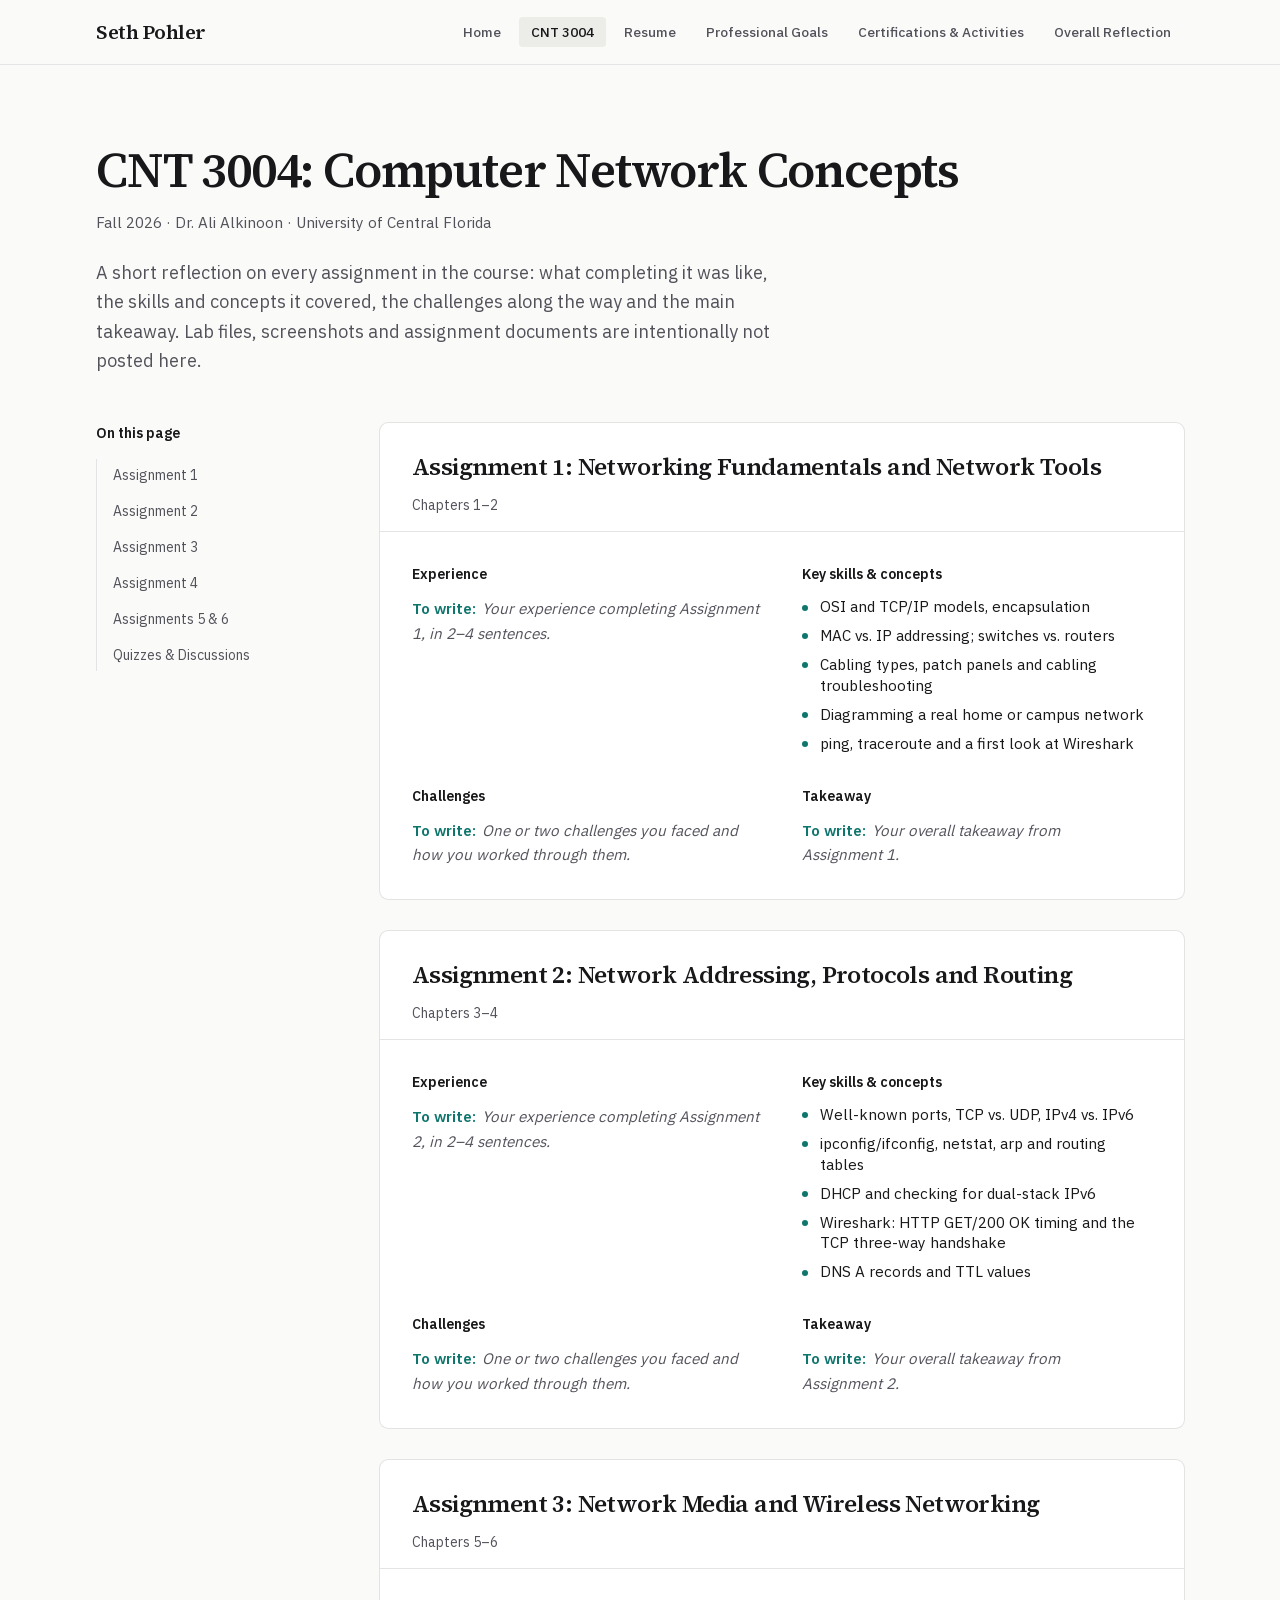
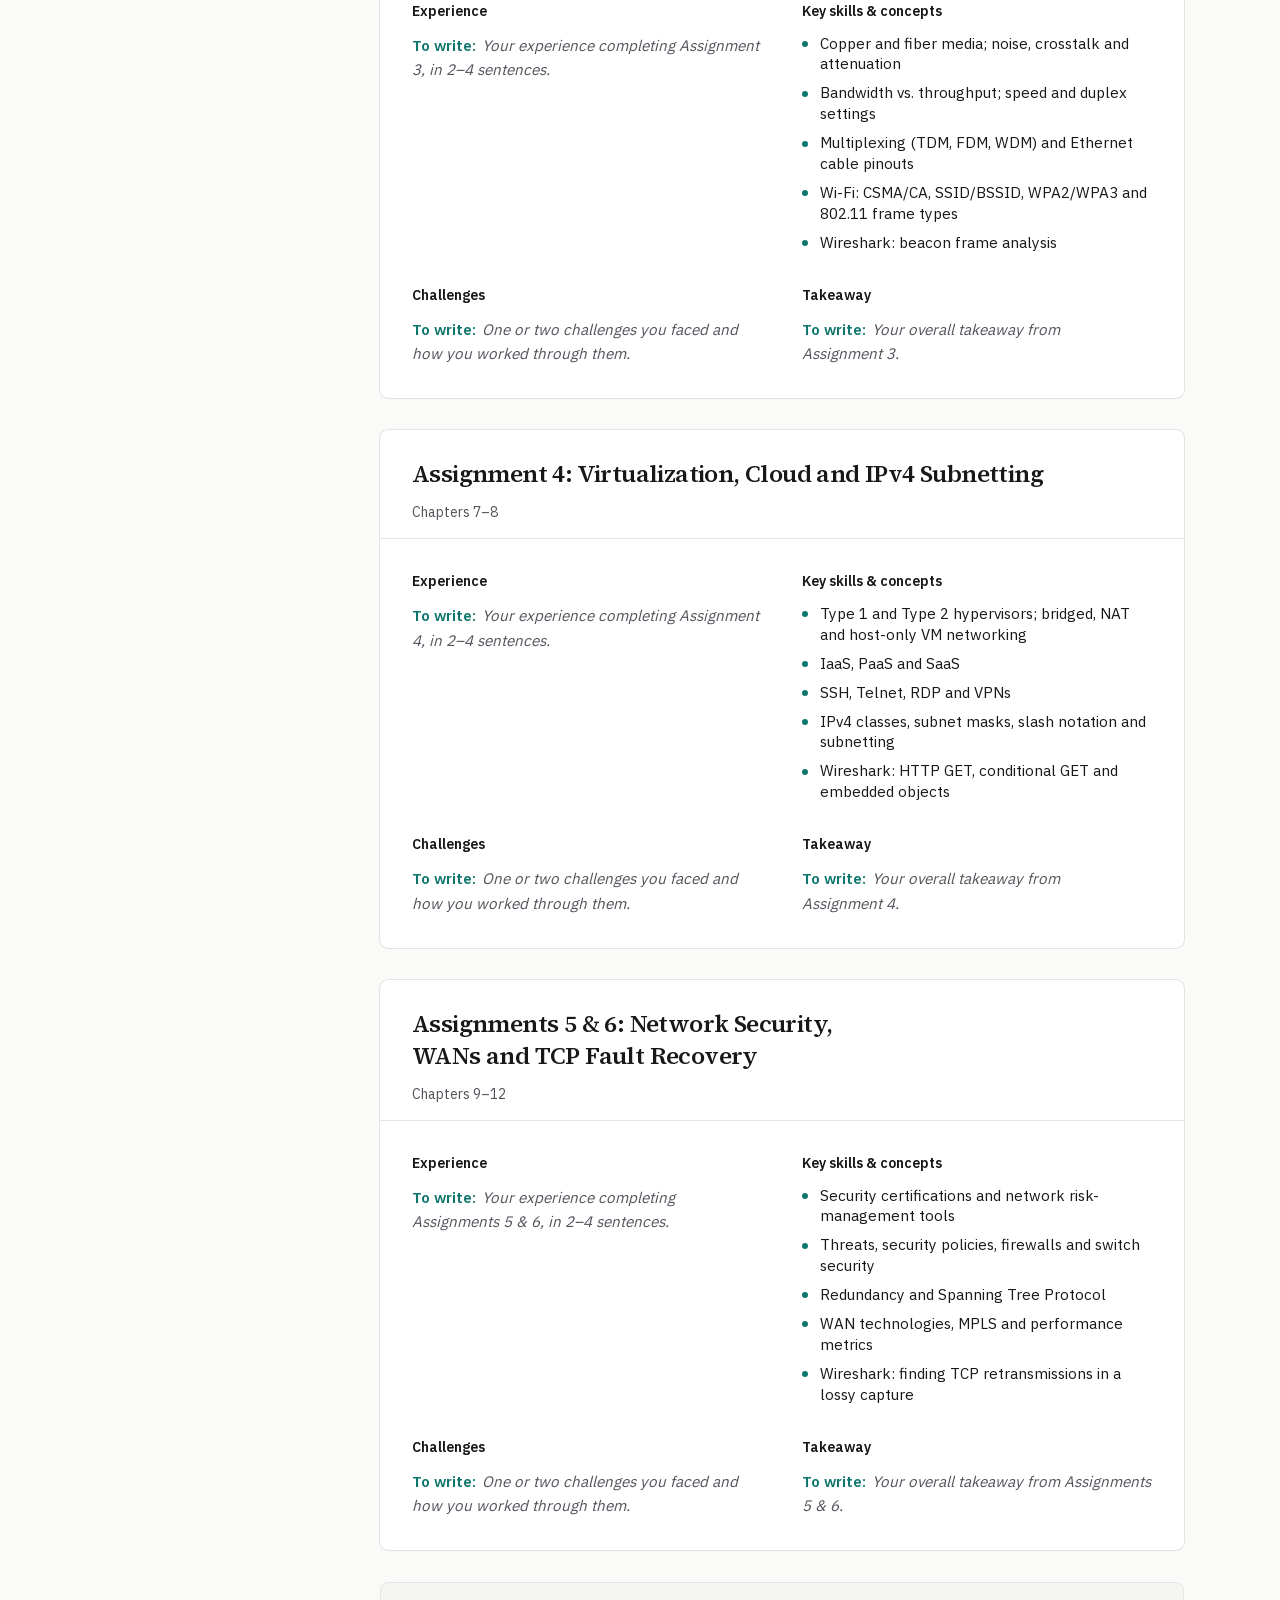
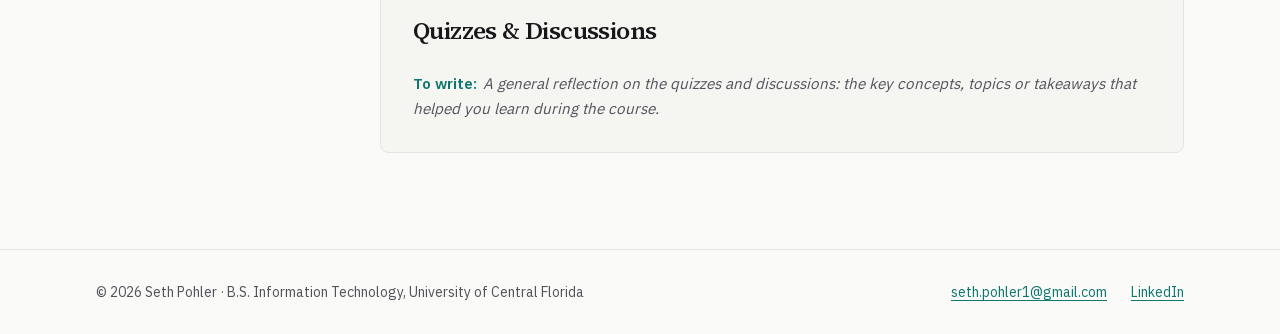
<file: cnt-3004/index.html>
<!DOCTYPE html><html lang="en" class="rMdooa_variable FA1Hga_variable h-full antialiased"><head><meta charSet="utf-8"/><meta name="viewport" content="width=device-width, initial-scale=1"/><link rel="preload" href="/_next/static/media/48eea41d8317494f-s.p.0wiir8udbzjvx.woff2" as="font" crossorigin="" type="font/woff2"/><link rel="preload" href="/_next/static/media/7c42b85337e0c4bb-s.p.012bmydply3go.woff2" as="font" crossorigin="" type="font/woff2"/><link rel="stylesheet" href="/_next/static/chunks/1rurs3ra0nsk-.css" data-precedence="next"/><link rel="preload" as="script" fetchPriority="low" href="/_next/static/chunks/310vm2bl3xxpt.js"/><script src="/_next/static/chunks/2urr6-fm2smyv.js" async=""></script><script src="/_next/static/chunks/39_j1bdzreq0m.js" async=""></script><script src="/_next/static/chunks/2i99de3j6b99w.js" async=""></script><script src="/_next/static/chunks/turbopack-2u1d16houkiyo.js" async=""></script><script src="/_next/static/chunks/3qfy96eoyh-ek.js" async=""></script><script src="/_next/static/chunks/2r8x6bhizx_dg.js" async=""></script><meta name="next-size-adjust" content=""/><title>CNT 3004: Computer Network Concepts Reflections | Seth Pohler</title><meta name="description" content="Seth Pohler&#x27;s reflections on each CNT 3004 Computer Network Concepts assignment at UCF: experience, skills, challenges and takeaways."/><link rel="canonical" href="https://spohler1.github.io/cnt-3004/"/><meta property="og:title" content="Seth Pohler | IT Student &amp; e-Portfolio"/><meta property="og:description" content="e-Portfolio of Seth Pohler, an Information Technology student at UCF minoring in Secure Computing and Networks, working toward a career in digital forensics."/><meta property="og:url" content="https://spohler1.github.io/"/><meta property="og:site_name" content="Seth Pohler"/><meta property="og:image" content="https://spohler1.github.io/images/seth-pohler-headshot.webp"/><meta property="og:image:width" content="737"/><meta property="og:image:height" content="1100"/><meta property="og:image:alt" content="Portrait of Seth Pohler"/><meta property="og:type" content="profile"/><meta name="twitter:card" content="summary"/><meta name="twitter:title" content="Seth Pohler | IT Student &amp; e-Portfolio"/><meta name="twitter:description" content="e-Portfolio of Seth Pohler, an Information Technology student at UCF minoring in Secure Computing and Networks, working toward a career in digital forensics."/><meta name="twitter:image" content="https://spohler1.github.io/images/seth-pohler-headshot.webp"/><meta name="twitter:image:alt" content="Portrait of Seth Pohler"/><meta name="twitter:image:width" content="737"/><meta name="twitter:image:height" content="1100"/><link rel="icon" href="/icon.svg?icon.27imidznf6e5v.svg" sizes="any" type="image/svg+xml"/><script src="/_next/static/chunks/0cz1d0mv5g_q7.js" noModule=""></script></head><body class="flex min-h-full flex-col"><div hidden=""><!--$--><!--/$--></div><a href="#main" class="sr-only z-50 rounded-md bg-primary px-4 py-2 text-primary-foreground focus:not-sr-only focus:fixed focus:top-3 focus:left-3">Skip to main content</a><header class="sticky top-0 z-40 border-b bg-background/90 backdrop-blur supports-[backdrop-filter]:bg-background/75"><div class="mx-auto flex max-w-6xl flex-wrap items-center justify-between gap-x-8 gap-y-2 px-8 py-4"><a class="font-heading text-xl font-semibold tracking-tight focus-visible:rounded-sm focus-visible:outline-2 focus-visible:outline-offset-4 focus-visible:outline-ring" href="/">Seth Pohler</a><nav aria-label="Main"><ul class="flex flex-wrap items-center gap-1"><li><a data-slot="button" data-variant="ghost" data-size="sm" class="group/button inline-flex shrink-0 items-center justify-center border border-transparent bg-clip-padding font-medium whitespace-nowrap transition-all outline-none select-none focus-visible:border-ring focus-visible:ring-3 focus-visible:ring-ring/50 active:not-aria-[haspopup]:translate-y-px disabled:pointer-events-none disabled:opacity-50 aria-invalid:border-destructive aria-invalid:ring-3 aria-invalid:ring-destructive/20 dark:aria-invalid:border-destructive/50 dark:aria-invalid:ring-destructive/40 [&amp;_svg]:pointer-events-none [&amp;_svg]:shrink-0 hover:bg-muted hover:text-foreground aria-expanded:bg-muted aria-expanded:text-foreground dark:hover:bg-muted/50 gap-1 rounded-[min(var(--radius-md),12px)] in-data-[slot=button-group]:rounded-lg has-data-[icon=inline-end]:pr-1.5 has-data-[icon=inline-start]:pl-1.5 [&amp;_svg:not([class*=&#x27;size-&#x27;])]:size-3.5 h-8 px-3 text-[0.85rem] text-muted-foreground" href="/">Home</a></li><li><a aria-current="page" data-slot="button" data-variant="ghost" data-size="sm" class="group/button inline-flex shrink-0 items-center justify-center border border-transparent bg-clip-padding font-medium whitespace-nowrap transition-all outline-none select-none focus-visible:border-ring focus-visible:ring-3 focus-visible:ring-ring/50 active:not-aria-[haspopup]:translate-y-px disabled:pointer-events-none disabled:opacity-50 aria-invalid:border-destructive aria-invalid:ring-3 aria-invalid:ring-destructive/20 dark:aria-invalid:border-destructive/50 dark:aria-invalid:ring-destructive/40 [&amp;_svg]:pointer-events-none [&amp;_svg]:shrink-0 hover:bg-muted hover:text-foreground aria-expanded:bg-muted aria-expanded:text-foreground dark:hover:bg-muted/50 gap-1 rounded-[min(var(--radius-md),12px)] in-data-[slot=button-group]:rounded-lg has-data-[icon=inline-end]:pr-1.5 has-data-[icon=inline-start]:pl-1.5 [&amp;_svg:not([class*=&#x27;size-&#x27;])]:size-3.5 h-8 px-3 text-[0.85rem] bg-accent text-foreground" href="/cnt-3004/">CNT 3004</a></li><li><a data-slot="button" data-variant="ghost" data-size="sm" class="group/button inline-flex shrink-0 items-center justify-center border border-transparent bg-clip-padding font-medium whitespace-nowrap transition-all outline-none select-none focus-visible:border-ring focus-visible:ring-3 focus-visible:ring-ring/50 active:not-aria-[haspopup]:translate-y-px disabled:pointer-events-none disabled:opacity-50 aria-invalid:border-destructive aria-invalid:ring-3 aria-invalid:ring-destructive/20 dark:aria-invalid:border-destructive/50 dark:aria-invalid:ring-destructive/40 [&amp;_svg]:pointer-events-none [&amp;_svg]:shrink-0 hover:bg-muted hover:text-foreground aria-expanded:bg-muted aria-expanded:text-foreground dark:hover:bg-muted/50 gap-1 rounded-[min(var(--radius-md),12px)] in-data-[slot=button-group]:rounded-lg has-data-[icon=inline-end]:pr-1.5 has-data-[icon=inline-start]:pl-1.5 [&amp;_svg:not([class*=&#x27;size-&#x27;])]:size-3.5 h-8 px-3 text-[0.85rem] text-muted-foreground" href="/resume/">Resume</a></li><li><a data-slot="button" data-variant="ghost" data-size="sm" class="group/button inline-flex shrink-0 items-center justify-center border border-transparent bg-clip-padding font-medium whitespace-nowrap transition-all outline-none select-none focus-visible:border-ring focus-visible:ring-3 focus-visible:ring-ring/50 active:not-aria-[haspopup]:translate-y-px disabled:pointer-events-none disabled:opacity-50 aria-invalid:border-destructive aria-invalid:ring-3 aria-invalid:ring-destructive/20 dark:aria-invalid:border-destructive/50 dark:aria-invalid:ring-destructive/40 [&amp;_svg]:pointer-events-none [&amp;_svg]:shrink-0 hover:bg-muted hover:text-foreground aria-expanded:bg-muted aria-expanded:text-foreground dark:hover:bg-muted/50 gap-1 rounded-[min(var(--radius-md),12px)] in-data-[slot=button-group]:rounded-lg has-data-[icon=inline-end]:pr-1.5 has-data-[icon=inline-start]:pl-1.5 [&amp;_svg:not([class*=&#x27;size-&#x27;])]:size-3.5 h-8 px-3 text-[0.85rem] text-muted-foreground" href="/professional-goals/">Professional Goals</a></li><li><a data-slot="button" data-variant="ghost" data-size="sm" class="group/button inline-flex shrink-0 items-center justify-center border border-transparent bg-clip-padding font-medium whitespace-nowrap transition-all outline-none select-none focus-visible:border-ring focus-visible:ring-3 focus-visible:ring-ring/50 active:not-aria-[haspopup]:translate-y-px disabled:pointer-events-none disabled:opacity-50 aria-invalid:border-destructive aria-invalid:ring-3 aria-invalid:ring-destructive/20 dark:aria-invalid:border-destructive/50 dark:aria-invalid:ring-destructive/40 [&amp;_svg]:pointer-events-none [&amp;_svg]:shrink-0 hover:bg-muted hover:text-foreground aria-expanded:bg-muted aria-expanded:text-foreground dark:hover:bg-muted/50 gap-1 rounded-[min(var(--radius-md),12px)] in-data-[slot=button-group]:rounded-lg has-data-[icon=inline-end]:pr-1.5 has-data-[icon=inline-start]:pl-1.5 [&amp;_svg:not([class*=&#x27;size-&#x27;])]:size-3.5 h-8 px-3 text-[0.85rem] text-muted-foreground" href="/certifications-activities/">Certifications &amp; Activities</a></li><li><a data-slot="button" data-variant="ghost" data-size="sm" class="group/button inline-flex shrink-0 items-center justify-center border border-transparent bg-clip-padding font-medium whitespace-nowrap transition-all outline-none select-none focus-visible:border-ring focus-visible:ring-3 focus-visible:ring-ring/50 active:not-aria-[haspopup]:translate-y-px disabled:pointer-events-none disabled:opacity-50 aria-invalid:border-destructive aria-invalid:ring-3 aria-invalid:ring-destructive/20 dark:aria-invalid:border-destructive/50 dark:aria-invalid:ring-destructive/40 [&amp;_svg]:pointer-events-none [&amp;_svg]:shrink-0 hover:bg-muted hover:text-foreground aria-expanded:bg-muted aria-expanded:text-foreground dark:hover:bg-muted/50 gap-1 rounded-[min(var(--radius-md),12px)] in-data-[slot=button-group]:rounded-lg has-data-[icon=inline-end]:pr-1.5 has-data-[icon=inline-start]:pl-1.5 [&amp;_svg:not([class*=&#x27;size-&#x27;])]:size-3.5 h-8 px-3 text-[0.85rem] text-muted-foreground" href="/overall-reflection/">Overall Reflection</a></li></ul></nav></div></header><main id="main" class="mx-auto w-full max-w-6xl flex-1 px-8"><header class="pt-20 pb-12"><h1 class="text-5xl leading-[1.05] font-semibold tracking-tight">CNT 3004: Computer Network Concepts</h1><p class="mt-4 text-[0.95rem] text-muted-foreground">Fall 2026 · Dr. Ali Alkinoon · University of Central Florida</p><div class="mt-6 max-w-[62ch] text-lg leading-relaxed text-muted-foreground"><p>A short reflection on every assignment in the course: what completing it was like, the skills and concepts it covered, the challenges along the way and the main takeaway. Lab files, screenshots and assignment documents are intentionally not posted here.</p></div></header><div class="grid grid-cols-12 gap-12"><nav aria-label="Assignments" class="col-span-12 md:col-span-3"><div class="md:sticky md:top-28"><p class="label-sm">On this page</p><ol class="mt-4 space-y-1 border-l"><li><a href="#assignment-1" class="-ml-px block border-l border-transparent py-1.5 pl-4 text-sm text-muted-foreground transition-colors hover:border-foreground hover:text-foreground focus-visible:outline-2 focus-visible:outline-ring">Assignment 1</a></li><li><a href="#assignment-2" class="-ml-px block border-l border-transparent py-1.5 pl-4 text-sm text-muted-foreground transition-colors hover:border-foreground hover:text-foreground focus-visible:outline-2 focus-visible:outline-ring">Assignment 2</a></li><li><a href="#assignment-3" class="-ml-px block border-l border-transparent py-1.5 pl-4 text-sm text-muted-foreground transition-colors hover:border-foreground hover:text-foreground focus-visible:outline-2 focus-visible:outline-ring">Assignment 3</a></li><li><a href="#assignment-4" class="-ml-px block border-l border-transparent py-1.5 pl-4 text-sm text-muted-foreground transition-colors hover:border-foreground hover:text-foreground focus-visible:outline-2 focus-visible:outline-ring">Assignment 4</a></li><li><a href="#assignment-5" class="-ml-px block border-l border-transparent py-1.5 pl-4 text-sm text-muted-foreground transition-colors hover:border-foreground hover:text-foreground focus-visible:outline-2 focus-visible:outline-ring">Assignments 5 &amp; 6</a></li><li><a href="#quizzes-discussions" class="-ml-px block border-l border-transparent py-1.5 pl-4 text-sm text-muted-foreground transition-colors hover:border-foreground hover:text-foreground focus-visible:outline-2 focus-visible:outline-ring">Quizzes &amp; Discussions</a></li></ol></div></nav><div class="col-span-12 space-y-8 md:col-span-9"><div data-slot="card" data-size="default" class="group/card flex flex-col overflow-hidden rounded-xl bg-card text-sm text-card-foreground ring-1 ring-foreground/10 [--card-spacing:--spacing(4)] has-data-[slot=card-footer]:pb-0 has-[&gt;img:first-child]:pt-0 data-[size=sm]:[--card-spacing:--spacing(3)] data-[size=sm]:has-data-[slot=card-footer]:pb-0 *:[img:first-child]:rounded-t-xl *:[img:last-child]:rounded-b-xl scroll-mt-28 gap-0 py-0" id="assignment-1" aria-labelledby="assignment-1-title"><div data-slot="card-header" class="group/card-header @container/card-header grid auto-rows-min items-start gap-1 rounded-t-xl has-data-[slot=card-action]:grid-cols-[1fr_auto] has-data-[slot=card-description]:grid-rows-[auto_auto] [.border-b]:pb-(--card-spacing) border-b px-8 pt-7 pb-6"><div data-slot="card-title" class="font-heading text-base leading-snug font-medium group-data-[size=sm]/card:text-sm"><h2 id="assignment-1-title" class="text-2xl font-semibold tracking-tight">Assignment 1<!-- -->: <!-- -->Networking Fundamentals and Network Tools</h2></div><p class="mt-2 text-sm text-muted-foreground tabular-nums">Chapters 1–2</p></div><div data-slot="card-content" class="grid grid-cols-2 gap-x-10 gap-y-8 px-8 py-8"><div><h3 class="label-sm mb-3">Experience</h3><p class="text-[0.95rem] leading-relaxed text-muted-foreground"><span class="mr-1.5 font-semibold text-link">To write:</span><span class="italic">Your experience completing Assignment 1, in 2–4 sentences.</span></p></div><div><h3 class="label-sm mb-3">Key skills &amp; concepts</h3><ul class="space-y-2 text-[0.95rem] leading-snug"><li class="flex gap-3"><span aria-hidden="true" class="mt-[0.55em] size-1.5 shrink-0 rounded-full bg-link"></span>OSI and TCP/IP models, encapsulation</li><li class="flex gap-3"><span aria-hidden="true" class="mt-[0.55em] size-1.5 shrink-0 rounded-full bg-link"></span>MAC vs. IP addressing; switches vs. routers</li><li class="flex gap-3"><span aria-hidden="true" class="mt-[0.55em] size-1.5 shrink-0 rounded-full bg-link"></span>Cabling types, patch panels and cabling troubleshooting</li><li class="flex gap-3"><span aria-hidden="true" class="mt-[0.55em] size-1.5 shrink-0 rounded-full bg-link"></span>Diagramming a real home or campus network</li><li class="flex gap-3"><span aria-hidden="true" class="mt-[0.55em] size-1.5 shrink-0 rounded-full bg-link"></span>ping, traceroute and a first look at Wireshark</li></ul></div><div><h3 class="label-sm mb-3">Challenges</h3><p class="text-[0.95rem] leading-relaxed text-muted-foreground"><span class="mr-1.5 font-semibold text-link">To write:</span><span class="italic">One or two challenges you faced and how you worked through them.</span></p></div><div><h3 class="label-sm mb-3">Takeaway</h3><p class="text-[0.95rem] leading-relaxed text-muted-foreground"><span class="mr-1.5 font-semibold text-link">To write:</span><span class="italic">Your overall takeaway from Assignment 1.</span></p></div></div></div><div data-slot="card" data-size="default" class="group/card flex flex-col overflow-hidden rounded-xl bg-card text-sm text-card-foreground ring-1 ring-foreground/10 [--card-spacing:--spacing(4)] has-data-[slot=card-footer]:pb-0 has-[&gt;img:first-child]:pt-0 data-[size=sm]:[--card-spacing:--spacing(3)] data-[size=sm]:has-data-[slot=card-footer]:pb-0 *:[img:first-child]:rounded-t-xl *:[img:last-child]:rounded-b-xl scroll-mt-28 gap-0 py-0" id="assignment-2" aria-labelledby="assignment-2-title"><div data-slot="card-header" class="group/card-header @container/card-header grid auto-rows-min items-start gap-1 rounded-t-xl has-data-[slot=card-action]:grid-cols-[1fr_auto] has-data-[slot=card-description]:grid-rows-[auto_auto] [.border-b]:pb-(--card-spacing) border-b px-8 pt-7 pb-6"><div data-slot="card-title" class="font-heading text-base leading-snug font-medium group-data-[size=sm]/card:text-sm"><h2 id="assignment-2-title" class="text-2xl font-semibold tracking-tight">Assignment 2<!-- -->: <!-- -->Network Addressing, Protocols and Routing</h2></div><p class="mt-2 text-sm text-muted-foreground tabular-nums">Chapters 3–4</p></div><div data-slot="card-content" class="grid grid-cols-2 gap-x-10 gap-y-8 px-8 py-8"><div><h3 class="label-sm mb-3">Experience</h3><p class="text-[0.95rem] leading-relaxed text-muted-foreground"><span class="mr-1.5 font-semibold text-link">To write:</span><span class="italic">Your experience completing Assignment 2, in 2–4 sentences.</span></p></div><div><h3 class="label-sm mb-3">Key skills &amp; concepts</h3><ul class="space-y-2 text-[0.95rem] leading-snug"><li class="flex gap-3"><span aria-hidden="true" class="mt-[0.55em] size-1.5 shrink-0 rounded-full bg-link"></span>Well-known ports, TCP vs. UDP, IPv4 vs. IPv6</li><li class="flex gap-3"><span aria-hidden="true" class="mt-[0.55em] size-1.5 shrink-0 rounded-full bg-link"></span>ipconfig/ifconfig, netstat, arp and routing tables</li><li class="flex gap-3"><span aria-hidden="true" class="mt-[0.55em] size-1.5 shrink-0 rounded-full bg-link"></span>DHCP and checking for dual-stack IPv6</li><li class="flex gap-3"><span aria-hidden="true" class="mt-[0.55em] size-1.5 shrink-0 rounded-full bg-link"></span>Wireshark: HTTP GET/200 OK timing and the TCP three-way handshake</li><li class="flex gap-3"><span aria-hidden="true" class="mt-[0.55em] size-1.5 shrink-0 rounded-full bg-link"></span>DNS A records and TTL values</li></ul></div><div><h3 class="label-sm mb-3">Challenges</h3><p class="text-[0.95rem] leading-relaxed text-muted-foreground"><span class="mr-1.5 font-semibold text-link">To write:</span><span class="italic">One or two challenges you faced and how you worked through them.</span></p></div><div><h3 class="label-sm mb-3">Takeaway</h3><p class="text-[0.95rem] leading-relaxed text-muted-foreground"><span class="mr-1.5 font-semibold text-link">To write:</span><span class="italic">Your overall takeaway from Assignment 2.</span></p></div></div></div><div data-slot="card" data-size="default" class="group/card flex flex-col overflow-hidden rounded-xl bg-card text-sm text-card-foreground ring-1 ring-foreground/10 [--card-spacing:--spacing(4)] has-data-[slot=card-footer]:pb-0 has-[&gt;img:first-child]:pt-0 data-[size=sm]:[--card-spacing:--spacing(3)] data-[size=sm]:has-data-[slot=card-footer]:pb-0 *:[img:first-child]:rounded-t-xl *:[img:last-child]:rounded-b-xl scroll-mt-28 gap-0 py-0" id="assignment-3" aria-labelledby="assignment-3-title"><div data-slot="card-header" class="group/card-header @container/card-header grid auto-rows-min items-start gap-1 rounded-t-xl has-data-[slot=card-action]:grid-cols-[1fr_auto] has-data-[slot=card-description]:grid-rows-[auto_auto] [.border-b]:pb-(--card-spacing) border-b px-8 pt-7 pb-6"><div data-slot="card-title" class="font-heading text-base leading-snug font-medium group-data-[size=sm]/card:text-sm"><h2 id="assignment-3-title" class="text-2xl font-semibold tracking-tight">Assignment 3<!-- -->: <!-- -->Network Media and Wireless Networking</h2></div><p class="mt-2 text-sm text-muted-foreground tabular-nums">Chapters 5–6</p></div><div data-slot="card-content" class="grid grid-cols-2 gap-x-10 gap-y-8 px-8 py-8"><div><h3 class="label-sm mb-3">Experience</h3><p class="text-[0.95rem] leading-relaxed text-muted-foreground"><span class="mr-1.5 font-semibold text-link">To write:</span><span class="italic">Your experience completing Assignment 3, in 2–4 sentences.</span></p></div><div><h3 class="label-sm mb-3">Key skills &amp; concepts</h3><ul class="space-y-2 text-[0.95rem] leading-snug"><li class="flex gap-3"><span aria-hidden="true" class="mt-[0.55em] size-1.5 shrink-0 rounded-full bg-link"></span>Copper and fiber media; noise, crosstalk and attenuation</li><li class="flex gap-3"><span aria-hidden="true" class="mt-[0.55em] size-1.5 shrink-0 rounded-full bg-link"></span>Bandwidth vs. throughput; speed and duplex settings</li><li class="flex gap-3"><span aria-hidden="true" class="mt-[0.55em] size-1.5 shrink-0 rounded-full bg-link"></span>Multiplexing (TDM, FDM, WDM) and Ethernet cable pinouts</li><li class="flex gap-3"><span aria-hidden="true" class="mt-[0.55em] size-1.5 shrink-0 rounded-full bg-link"></span>Wi-Fi: CSMA/CA, SSID/BSSID, WPA2/WPA3 and 802.11 frame types</li><li class="flex gap-3"><span aria-hidden="true" class="mt-[0.55em] size-1.5 shrink-0 rounded-full bg-link"></span>Wireshark: beacon frame analysis</li></ul></div><div><h3 class="label-sm mb-3">Challenges</h3><p class="text-[0.95rem] leading-relaxed text-muted-foreground"><span class="mr-1.5 font-semibold text-link">To write:</span><span class="italic">One or two challenges you faced and how you worked through them.</span></p></div><div><h3 class="label-sm mb-3">Takeaway</h3><p class="text-[0.95rem] leading-relaxed text-muted-foreground"><span class="mr-1.5 font-semibold text-link">To write:</span><span class="italic">Your overall takeaway from Assignment 3.</span></p></div></div></div><div data-slot="card" data-size="default" class="group/card flex flex-col overflow-hidden rounded-xl bg-card text-sm text-card-foreground ring-1 ring-foreground/10 [--card-spacing:--spacing(4)] has-data-[slot=card-footer]:pb-0 has-[&gt;img:first-child]:pt-0 data-[size=sm]:[--card-spacing:--spacing(3)] data-[size=sm]:has-data-[slot=card-footer]:pb-0 *:[img:first-child]:rounded-t-xl *:[img:last-child]:rounded-b-xl scroll-mt-28 gap-0 py-0" id="assignment-4" aria-labelledby="assignment-4-title"><div data-slot="card-header" class="group/card-header @container/card-header grid auto-rows-min items-start gap-1 rounded-t-xl has-data-[slot=card-action]:grid-cols-[1fr_auto] has-data-[slot=card-description]:grid-rows-[auto_auto] [.border-b]:pb-(--card-spacing) border-b px-8 pt-7 pb-6"><div data-slot="card-title" class="font-heading text-base leading-snug font-medium group-data-[size=sm]/card:text-sm"><h2 id="assignment-4-title" class="text-2xl font-semibold tracking-tight">Assignment 4<!-- -->: <!-- -->Virtualization, Cloud and IPv4 Subnetting</h2></div><p class="mt-2 text-sm text-muted-foreground tabular-nums">Chapters 7–8</p></div><div data-slot="card-content" class="grid grid-cols-2 gap-x-10 gap-y-8 px-8 py-8"><div><h3 class="label-sm mb-3">Experience</h3><p class="text-[0.95rem] leading-relaxed text-muted-foreground"><span class="mr-1.5 font-semibold text-link">To write:</span><span class="italic">Your experience completing Assignment 4, in 2–4 sentences.</span></p></div><div><h3 class="label-sm mb-3">Key skills &amp; concepts</h3><ul class="space-y-2 text-[0.95rem] leading-snug"><li class="flex gap-3"><span aria-hidden="true" class="mt-[0.55em] size-1.5 shrink-0 rounded-full bg-link"></span>Type 1 and Type 2 hypervisors; bridged, NAT and host-only VM networking</li><li class="flex gap-3"><span aria-hidden="true" class="mt-[0.55em] size-1.5 shrink-0 rounded-full bg-link"></span>IaaS, PaaS and SaaS</li><li class="flex gap-3"><span aria-hidden="true" class="mt-[0.55em] size-1.5 shrink-0 rounded-full bg-link"></span>SSH, Telnet, RDP and VPNs</li><li class="flex gap-3"><span aria-hidden="true" class="mt-[0.55em] size-1.5 shrink-0 rounded-full bg-link"></span>IPv4 classes, subnet masks, slash notation and subnetting</li><li class="flex gap-3"><span aria-hidden="true" class="mt-[0.55em] size-1.5 shrink-0 rounded-full bg-link"></span>Wireshark: HTTP GET, conditional GET and embedded objects</li></ul></div><div><h3 class="label-sm mb-3">Challenges</h3><p class="text-[0.95rem] leading-relaxed text-muted-foreground"><span class="mr-1.5 font-semibold text-link">To write:</span><span class="italic">One or two challenges you faced and how you worked through them.</span></p></div><div><h3 class="label-sm mb-3">Takeaway</h3><p class="text-[0.95rem] leading-relaxed text-muted-foreground"><span class="mr-1.5 font-semibold text-link">To write:</span><span class="italic">Your overall takeaway from Assignment 4.</span></p></div></div></div><div data-slot="card" data-size="default" class="group/card flex flex-col overflow-hidden rounded-xl bg-card text-sm text-card-foreground ring-1 ring-foreground/10 [--card-spacing:--spacing(4)] has-data-[slot=card-footer]:pb-0 has-[&gt;img:first-child]:pt-0 data-[size=sm]:[--card-spacing:--spacing(3)] data-[size=sm]:has-data-[slot=card-footer]:pb-0 *:[img:first-child]:rounded-t-xl *:[img:last-child]:rounded-b-xl scroll-mt-28 gap-0 py-0" id="assignment-5" aria-labelledby="assignment-5-title"><div data-slot="card-header" class="group/card-header @container/card-header grid auto-rows-min items-start gap-1 rounded-t-xl has-data-[slot=card-action]:grid-cols-[1fr_auto] has-data-[slot=card-description]:grid-rows-[auto_auto] [.border-b]:pb-(--card-spacing) border-b px-8 pt-7 pb-6"><div data-slot="card-title" class="font-heading text-base leading-snug font-medium group-data-[size=sm]/card:text-sm"><h2 id="assignment-5-title" class="text-2xl font-semibold tracking-tight">Assignments 5 &amp; 6<!-- -->: <!-- -->Network Security, WANs and TCP Fault Recovery</h2></div><p class="mt-2 text-sm text-muted-foreground tabular-nums">Chapters 9–12</p></div><div data-slot="card-content" class="grid grid-cols-2 gap-x-10 gap-y-8 px-8 py-8"><div><h3 class="label-sm mb-3">Experience</h3><p class="text-[0.95rem] leading-relaxed text-muted-foreground"><span class="mr-1.5 font-semibold text-link">To write:</span><span class="italic">Your experience completing Assignments 5 &amp; 6, in 2–4 sentences.</span></p></div><div><h3 class="label-sm mb-3">Key skills &amp; concepts</h3><ul class="space-y-2 text-[0.95rem] leading-snug"><li class="flex gap-3"><span aria-hidden="true" class="mt-[0.55em] size-1.5 shrink-0 rounded-full bg-link"></span>Security certifications and network risk-management tools</li><li class="flex gap-3"><span aria-hidden="true" class="mt-[0.55em] size-1.5 shrink-0 rounded-full bg-link"></span>Threats, security policies, firewalls and switch security</li><li class="flex gap-3"><span aria-hidden="true" class="mt-[0.55em] size-1.5 shrink-0 rounded-full bg-link"></span>Redundancy and Spanning Tree Protocol</li><li class="flex gap-3"><span aria-hidden="true" class="mt-[0.55em] size-1.5 shrink-0 rounded-full bg-link"></span>WAN technologies, MPLS and performance metrics</li><li class="flex gap-3"><span aria-hidden="true" class="mt-[0.55em] size-1.5 shrink-0 rounded-full bg-link"></span>Wireshark: finding TCP retransmissions in a lossy capture</li></ul></div><div><h3 class="label-sm mb-3">Challenges</h3><p class="text-[0.95rem] leading-relaxed text-muted-foreground"><span class="mr-1.5 font-semibold text-link">To write:</span><span class="italic">One or two challenges you faced and how you worked through them.</span></p></div><div><h3 class="label-sm mb-3">Takeaway</h3><p class="text-[0.95rem] leading-relaxed text-muted-foreground"><span class="mr-1.5 font-semibold text-link">To write:</span><span class="italic">Your overall takeaway from Assignments 5 &amp; 6.</span></p></div></div></div><section id="quizzes-discussions" aria-labelledby="quizzes-title" class="scroll-mt-28 rounded-xl border bg-muted/50 px-8 py-8"><h2 id="quizzes-title" class="text-2xl font-semibold tracking-tight">Quizzes &amp; Discussions</h2><p class="text-[0.95rem] leading-relaxed text-muted-foreground mt-6 max-w-3xl"><span class="mr-1.5 font-semibold text-link">To write:</span><span class="italic">A general reflection on the quizzes and discussions: the key concepts, topics or takeaways that helped you learn during the course.</span></p></section></div></div></main><!--$--><!--/$--><footer class="mt-24 border-t"><div class="mx-auto flex max-w-6xl flex-wrap items-center justify-between gap-4 px-8 py-8 text-sm text-muted-foreground"><p>© <!-- -->2026<!-- --> <!-- -->Seth Pohler<!-- --> · <!-- -->B.S. Information Technology<!-- -->, <!-- -->University of Central Florida</p><ul class="flex items-center gap-6"><li><a class="prose-link" href="mailto:seth.pohler1@gmail.com">seth.pohler1@gmail.com</a></li><li><a class="prose-link" href="https://www.linkedin.com/in/sethpohler/" target="_blank" rel="noopener noreferrer">LinkedIn<span class="sr-only"> (opens in a new tab)</span></a></li></ul></div></footer><script id="_R_">(globalThis["TURBOPACK"] || (globalThis["TURBOPACK"] = [])).push({"otherChunks":["static/chunks/310vm2bl3xxpt.js","static/chunks/2urr6-fm2smyv.js","static/chunks/39_j1bdzreq0m.js","static/chunks/2i99de3j6b99w.js"],"runtimeModuleIds":[94553]});</script><script src="/_next/static/chunks/310vm2bl3xxpt.js" async=""></script><script>(self.__next_f=self.__next_f||[]).push([0])</script><script>self.__next_f.push([1,"1:\"$Sreact.fragment\"\n2:\"/_next/static/chunks/3qfy96eoyh-ek.js\"\n3:\"/_next/static/chunks/2r8x6bhizx_dg.js\"\n4:I[71939,[\"$2\",\"$3\"],\"SiteHeader\"]\n5:I[39756,[\"$2\",\"$3\"],\"default\"]\n6:I[37457,[\"$2\",\"$3\"],\"default\"]\n7:I[22016,[\"$2\",\"$3\"],\"\"]\n8:I[71939,[\"$2\",\"$3\"],\"SiteFooter\"]\n13:\"ViewportBoundary\"\n14:I[97367,[\"$2\",\"$3\"],\"$13\"]\n16:\"MetadataBoundary\"\n17:I[97367,[\"$2\",\"$3\"],\"$16\"]\n18:\"$Sreact.suspense\"\n1a:I[68027,[\"$2\",\"$3\"],\"default\",1]\n:HL[\"/_next/static/chunks/1rurs3ra0nsk-.css\",\"style\"]\n:HL[\"/_next/static/media/48eea41d8317494f-s.p.0wiir8udbzjvx.woff2\",\"font\",{\"crossOrigin\":\"\",\"type\":\"font/woff2\"}]\n:HL[\"/_next/static/media/7c42b85337e0c4bb-s.p.012bmydply3go.woff2\",\"font\",{\"crossOrigin\":\"\",\"type\":\"font/woff2\"}]\na:X\n"])</script><script>self.__next_f.push([1,"b:[[\"children\",{\"s\":\"__PAGE__\",\"h\":512,\"d\":{\"r\":[\"$\",\"$1\",\"c\",{\"children\":[[\"$\",\"main\",null,{\"id\":\"main\",\"className\":\"mx-auto w-full max-w-6xl flex-1 px-8\",\"children\":[[\"$\",\"header\",null,{\"className\":\"pt-20 pb-12\",\"children\":[[\"$\",\"h1\",null,{\"className\":\"text-5xl leading-[1.05] font-semibold tracking-tight\",\"children\":\"CNT 3004: Computer Network Concepts\"}],[\"$\",\"p\",null,{\"className\":\"mt-4 text-[0.95rem] text-muted-foreground\",\"children\":\"Fall 2026 · Dr. Ali Alkinoon · University of Central Florida\"}],[\"$\",\"div\",null,{\"className\":\"mt-6 max-w-[62ch] text-lg leading-relaxed text-muted-foreground\",\"children\":[\"$\",\"p\",null,{\"children\":\"A short reflection on every assignment in the course: what completing it was like, the skills and concepts it covered, the challenges along the way and the main takeaway. Lab files, screenshots and assignment documents are intentionally not posted here.\"}]}]]}],[\"$\",\"div\",null,{\"className\":\"grid grid-cols-12 gap-12\",\"children\":[[\"$\",\"nav\",null,{\"aria-label\":\"Assignments\",\"className\":\"col-span-12 md:col-span-3\",\"children\":[\"$\",\"div\",null,{\"className\":\"md:sticky md:top-28\",\"children\":[[\"$\",\"p\",null,{\"className\":\"label-sm\",\"children\":\"On this page\"}],[\"$\",\"ol\",null,{\"className\":\"mt-4 space-y-1 border-l\",\"children\":[[[\"$\",\"li\",\"assignment-1\",{\"children\":[\"$\",\"a\",null,{\"href\":\"#assignment-1\",\"className\":\"-ml-px block border-l border-transparent py-1.5 pl-4 text-sm text-muted-foreground transition-colors hover:border-foreground hover:text-foreground focus-visible:outline-2 focus-visible:outline-ring\",\"children\":\"Assignment 1\"}]}],\"$Lc\",\"$Ld\",\"$Le\",\"$Lf\"],\"$L10\"]}]]}]}],\"$L11\"]}]]}],null,\"$L12\"]}],\"p\":false,\"v\":null}}]]\n"])</script><script>self.__next_f.push([1,"9:[[\"children\",{\"s\":\"cnt-3004\",\"h\":512,\"d\":{\"r\":[\"$\",\"$1\",\"c\",{\"children\":[null,[\"$\",\"$L5\",null,{\"parallelRouterKey\":\"children\",\"error\":\"$undefined\",\"errorStyles\":\"$undefined\",\"errorScripts\":\"$undefined\",\"template\":[\"$\",\"$L6\",null,{}],\"templateStyles\":\"$undefined\",\"templateScripts\":\"$undefined\",\"notFound\":\"$undefined\",\"forbidden\":\"$undefined\",\"unauthorized\":\"$undefined\"}]]}],\"p\":false,\"v\":\"$a\"},\"c\":\"$Qb\"}]]\n"])</script><script>self.__next_f.push([1,"0:{\"P\":null,\"c\":[\"\",\"cnt-3004\",\"\"],\"q\":\"\",\"i\":false,\"t\":{\"t\":{\"s\":\"\",\"h\":528,\"d\":{\"r\":[\"$\",\"$1\",\"c\",{\"children\":[[[\"$\",\"link\",\"0\",{\"rel\":\"stylesheet\",\"href\":\"/_next/static/chunks/1rurs3ra0nsk-.css\",\"precedence\":\"next\",\"crossOrigin\":\"$undefined\",\"nonce\":\"$undefined\"}],[\"$\",\"script\",\"script-0\",{\"src\":\"/_next/static/chunks/3qfy96eoyh-ek.js\",\"async\":true,\"nonce\":\"$undefined\"}],[\"$\",\"script\",\"script-1\",{\"src\":\"/_next/static/chunks/2r8x6bhizx_dg.js\",\"async\":true,\"nonce\":\"$undefined\"}]],[\"$\",\"html\",null,{\"lang\":\"en\",\"className\":\"rMdooa_variable FA1Hga_variable h-full antialiased\",\"children\":[\"$\",\"body\",null,{\"className\":\"flex min-h-full flex-col\",\"children\":[[\"$\",\"a\",null,{\"href\":\"#main\",\"className\":\"sr-only z-50 rounded-md bg-primary px-4 py-2 text-primary-foreground focus:not-sr-only focus:fixed focus:top-3 focus:left-3\",\"children\":\"Skip to main content\"}],[\"$\",\"$L4\",null,{}],[\"$\",\"$L5\",null,{\"parallelRouterKey\":\"children\",\"error\":\"$undefined\",\"errorStyles\":\"$undefined\",\"errorScripts\":\"$undefined\",\"template\":[\"$\",\"$L6\",null,{}],\"templateStyles\":\"$undefined\",\"templateScripts\":\"$undefined\",\"notFound\":[[\"$\",\"main\",null,{\"id\":\"main\",\"className\":\"mx-auto w-full max-w-6xl flex-1 px-8 py-32\",\"children\":[[\"$\",\"h1\",null,{\"className\":\"text-5xl font-semibold tracking-tight\",\"children\":\"Page not found\"}],[\"$\",\"p\",null,{\"className\":\"mt-6 max-w-xl text-lg text-muted-foreground\",\"children\":\"That page doesn't exist. It may have moved when this portfolio left Google Sites.\"}],[\"$\",\"$L7\",null,{\"href\":\"/\",\"children\":\"Back to home\",\"data-slot\":\"button\",\"data-variant\":\"default\",\"data-size\":\"lg\",\"className\":\"group/button inline-flex shrink-0 items-center justify-center rounded-lg border border-transparent bg-clip-padding text-sm font-medium whitespace-nowrap transition-all outline-none select-none focus-visible:border-ring focus-visible:ring-3 focus-visible:ring-ring/50 active:not-aria-[haspopup]:translate-y-px disabled:pointer-events-none disabled:opacity-50 aria-invalid:border-destructive aria-invalid:ring-3 aria-invalid:ring-destructive/20 dark:aria-invalid:border-destructive/50 dark:aria-invalid:ring-destructive/40 [\u0026_svg]:pointer-events-none [\u0026_svg]:shrink-0 [\u0026_svg:not([class*='size-'])]:size-4 bg-primary text-primary-foreground hover:bg-primary/80 gap-1.5 has-data-[icon=inline-end]:pr-2 has-data-[icon=inline-start]:pl-2 mt-10 h-11 px-5\",\"ref\":null}]]}],[]],\"forbidden\":\"$undefined\",\"unauthorized\":\"$undefined\"}],[\"$\",\"$L8\",null,{}]]}]}]]}],\"p\":false,\"v\":null},\"c\":\"$Q9\"},\"h\":{\"r\":[\"$\",\"$1\",\"h\",{\"children\":[null,[\"$\",\"$L14\",null,{\"children\":\"$L15\"}],[\"$\",\"$L17\",null,{\"children\":[[\"$\",\"div\",null,{\"hidden\":true,\"children\":[\"$\",\"$18\",null,{\"name\":\"Next.Metadata\",\"children\":\"$L19\"}]}],null]}],[\"$\",\"meta\",null,{\"name\":\"next-size-adjust\",\"content\":\"\"}]]}],\"p\":false,\"v\":null}},\"m\":\"$undefined\",\"G\":[\"$1a\",[[\"$\",\"link\",\"0\",{\"rel\":\"stylesheet\",\"href\":\"/_next/static/chunks/1rurs3ra0nsk-.css\",\"precedence\":\"next\",\"crossOrigin\":\"$undefined\",\"nonce\":\"$undefined\"}]]],\"S\":true,\"r\":\"$undefined\",\"s\":\"$undefined\",\"a\":\"$undefined\",\"l\":\"$undefined\",\"p\":\"$undefined\",\"d\":\"$undefined\",\"b\":\"z74DFcFiQcNvtuCGJ9L78\"}\n"])</script><script>self.__next_f.push([1,"21:I[97367,[\"$2\",\"$3\"],\"OutletBoundary\"]\na:C\nc:[\"$\",\"li\",\"assignment-2\",{\"children\":[\"$\",\"a\",null,{\"href\":\"#assignment-2\",\"className\":\"-ml-px block border-l border-transparent py-1.5 pl-4 text-sm text-muted-foreground transition-colors hover:border-foreground hover:text-foreground focus-visible:outline-2 focus-visible:outline-ring\",\"children\":\"Assignment 2\"}]}]\nd:[\"$\",\"li\",\"assignment-3\",{\"children\":[\"$\",\"a\",null,{\"href\":\"#assignment-3\",\"className\":\"-ml-px block border-l border-transparent py-1.5 pl-4 text-sm text-muted-foreground transition-colors hover:border-foreground hover:text-foreground focus-visible:outline-2 focus-visible:outline-ring\",\"children\":\"Assignment 3\"}]}]\ne:[\"$\",\"li\",\"assignment-4\",{\"children\":[\"$\",\"a\",null,{\"href\":\"#assignment-4\",\"className\":\"-ml-px block border-l border-transparent py-1.5 pl-4 text-sm text-muted-foreground transition-colors hover:border-foreground hover:text-foreground focus-visible:outline-2 focus-visible:outline-ring\",\"children\":\"Assignment 4\"}]}]\nf:[\"$\",\"li\",\"assignment-5\",{\"children\":[\"$\",\"a\",null,{\"href\":\"#assignment-5\",\"className\":\"-ml-px block border-l border-transparent py-1.5 pl-4 text-sm text-muted-foreground transition-colors hover:border-foreground hover:text-foreground focus-visible:outline-2 focus-visible:outline-ring\",\"children\":\"Assignments 5 \u0026 6\"}]}]\n10:[\"$\",\"li\",null,{\"children\":[\"$\",\"a\",null,{\"href\":\"#quizzes-discussions\",\"className\":\"-ml-px block border-l border-transparent py-1.5 pl-4 text-sm text-muted-foreground transition-colors hover:border-foreground hover:text-foreground focus-visible:outline-2 focus-visible:outline-ring\",\"children\":\"Quizzes \u0026 Discussions\"}]}]\n"])</script><script>self.__next_f.push([1,"11:[\"$\",\"div\",null,{\"className\":\"col-span-12 space-y-8 md:col-span-9\",\"children\":[[[\"$\",\"div\",\"assignment-1\",{\"data-slot\":\"card\",\"data-size\":\"default\",\"className\":\"group/card flex flex-col overflow-hidden rounded-xl bg-card text-sm text-card-foreground ring-1 ring-foreground/10 [--card-spacing:--spacing(4)] has-data-[slot=card-footer]:pb-0 has-[\u003eimg:first-child]:pt-0 data-[size=sm]:[--card-spacing:--spacing(3)] data-[size=sm]:has-data-[slot=card-footer]:pb-0 *:[img:first-child]:rounded-t-xl *:[img:last-child]:rounded-b-xl scroll-mt-28 gap-0 py-0\",\"id\":\"assignment-1\",\"aria-labelledby\":\"assignment-1-title\",\"children\":[[\"$\",\"div\",null,{\"data-slot\":\"card-header\",\"className\":\"group/card-header @container/card-header grid auto-rows-min items-start gap-1 rounded-t-xl has-data-[slot=card-action]:grid-cols-[1fr_auto] has-data-[slot=card-description]:grid-rows-[auto_auto] [.border-b]:pb-(--card-spacing) border-b px-8 pt-7 pb-6\",\"children\":[[\"$\",\"div\",null,{\"data-slot\":\"card-title\",\"className\":\"font-heading text-base leading-snug font-medium group-data-[size=sm]/card:text-sm\",\"children\":[\"$\",\"h2\",null,{\"id\":\"assignment-1-title\",\"className\":\"text-2xl font-semibold tracking-tight\",\"children\":[\"Assignment 1\",\": \",\"Networking Fundamentals and Network Tools\"]}]}],[\"$\",\"p\",null,{\"className\":\"mt-2 text-sm text-muted-foreground tabular-nums\",\"children\":\"Chapters 1–2\"}]]}],[\"$\",\"div\",null,{\"data-slot\":\"card-content\",\"className\":\"grid grid-cols-2 gap-x-10 gap-y-8 px-8 py-8\",\"children\":[[\"$\",\"div\",null,{\"children\":[[\"$\",\"h3\",null,{\"className\":\"label-sm mb-3\",\"children\":\"Experience\"}],[\"$\",\"p\",null,{\"className\":\"text-[0.95rem] leading-relaxed text-muted-foreground\",\"children\":[[\"$\",\"span\",null,{\"className\":\"mr-1.5 font-semibold text-link\",\"children\":\"To write:\"}],[\"$\",\"span\",null,{\"className\":\"italic\",\"children\":\"Your experience completing Assignment 1, in 2–4 sentences.\"}]]}]]}],[\"$\",\"div\",null,{\"children\":[[\"$\",\"h3\",null,{\"className\":\"label-sm mb-3\",\"children\":\"Key skills \u0026 concepts\"}],[\"$\",\"ul\",null,{\"className\":\"space-y-2 text-[0.95rem] leading-snug\",\"children\":[[\"$\",\"li\",\"OSI and TCP/IP models, encapsulation\",{\"className\":\"flex gap-3\",\"children\":[[\"$\",\"span\",null,{\"aria-hidden\":true,\"className\":\"mt-[0.55em] size-1.5 shrink-0 rounded-full bg-link\"}],\"OSI and TCP/IP models, encapsulation\"]}],[\"$\",\"li\",\"MAC vs. IP addressing; switches vs. routers\",{\"className\":\"flex gap-3\",\"children\":[[\"$\",\"span\",null,{\"aria-hidden\":true,\"className\":\"mt-[0.55em] size-1.5 shrink-0 rounded-full bg-link\"}],\"MAC vs. IP addressing; switches vs. routers\"]}],[\"$\",\"li\",\"Cabling types, patch panels and cabling troubleshooting\",{\"className\":\"flex gap-3\",\"children\":[[\"$\",\"span\",null,{\"aria-hidden\":true,\"className\":\"mt-[0.55em] size-1.5 shrink-0 rounded-full bg-link\"}],\"Cabling types, patch panels and cabling troubleshooting\"]}],[\"$\",\"li\",\"Diagramming a real home or campus network\",{\"className\":\"flex gap-3\",\"children\":[[\"$\",\"span\",null,{\"aria-hidden\":true,\"className\":\"mt-[0.55em] size-1.5 shrink-0 rounded-full bg-link\"}],\"Diagramming a real home or campus network\"]}],[\"$\",\"li\",\"ping, traceroute and a first look at Wireshark\",{\"className\":\"flex gap-3\",\"children\":[[\"$\",\"span\",null,{\"aria-hidden\":true,\"className\":\"mt-[0.55em] size-1.5 shrink-0 rounded-full bg-link\"}],\"ping, traceroute and a first look at Wireshark\"]}]]}]]}],[\"$\",\"div\",null,{\"children\":[[\"$\",\"h3\",null,{\"className\":\"label-sm mb-3\",\"children\":\"Challenges\"}],[\"$\",\"p\",null,{\"className\":\"text-[0.95rem] leading-relaxed text-muted-foreground\",\"children\":[[\"$\",\"span\",null,{\"className\":\"mr-1.5 font-semibold text-link\",\"children\":\"To write:\"}],[\"$\",\"span\",null,{\"className\":\"italic\",\"children\":\"One or two challenges you faced and how you worked through them.\"}]]}]]}],[\"$\",\"div\",null,{\"children\":[[\"$\",\"h3\",null,{\"className\":\"label-sm mb-3\",\"children\":\"Takeaway\"}],[\"$\",\"p\",null,{\"className\":\"text-[0.95rem] leading-relaxed text-muted-foreground\",\"children\":[[\"$\",\"span\",null,{\"className\":\"mr-1.5 font-semibold text-link\",\"children\":\"To write:\"}],\"$L1b\"]}]]}]]}]]}],\"$L1c\",\"$L1d\",\"$L1e\",\"$L1f\"],\"$L20\"]}]\n"])</script><script>self.__next_f.push([1,"12:[\"$\",\"$L21\",null,{\"children\":[\"$\",\"$18\",null,{\"name\":\"Next.MetadataOutlet\",\"children\":\"$@22\"}]}]\n"])</script><script>self.__next_f.push([1,"1b:[\"$\",\"span\",null,{\"className\":\"italic\",\"children\":\"Your overall takeaway from Assignment 1.\"}]\n"])</script><script>self.__next_f.push([1,"1c:[\"$\",\"div\",\"assignment-2\",{\"data-slot\":\"card\",\"data-size\":\"default\",\"className\":\"group/card flex flex-col overflow-hidden rounded-xl bg-card text-sm text-card-foreground ring-1 ring-foreground/10 [--card-spacing:--spacing(4)] has-data-[slot=card-footer]:pb-0 has-[\u003eimg:first-child]:pt-0 data-[size=sm]:[--card-spacing:--spacing(3)] data-[size=sm]:has-data-[slot=card-footer]:pb-0 *:[img:first-child]:rounded-t-xl *:[img:last-child]:rounded-b-xl scroll-mt-28 gap-0 py-0\",\"id\":\"assignment-2\",\"aria-labelledby\":\"assignment-2-title\",\"children\":[[\"$\",\"div\",null,{\"data-slot\":\"card-header\",\"className\":\"group/card-header @container/card-header grid auto-rows-min items-start gap-1 rounded-t-xl has-data-[slot=card-action]:grid-cols-[1fr_auto] has-data-[slot=card-description]:grid-rows-[auto_auto] [.border-b]:pb-(--card-spacing) border-b px-8 pt-7 pb-6\",\"children\":[[\"$\",\"div\",null,{\"data-slot\":\"card-title\",\"className\":\"font-heading text-base leading-snug font-medium group-data-[size=sm]/card:text-sm\",\"children\":[\"$\",\"h2\",null,{\"id\":\"assignment-2-title\",\"className\":\"text-2xl font-semibold tracking-tight\",\"children\":[\"Assignment 2\",\": \",\"Network Addressing, Protocols and Routing\"]}]}],[\"$\",\"p\",null,{\"className\":\"mt-2 text-sm text-muted-foreground tabular-nums\",\"children\":\"Chapters 3–4\"}]]}],[\"$\",\"div\",null,{\"data-slot\":\"card-content\",\"className\":\"grid grid-cols-2 gap-x-10 gap-y-8 px-8 py-8\",\"children\":[[\"$\",\"div\",null,{\"children\":[[\"$\",\"h3\",null,{\"className\":\"label-sm mb-3\",\"children\":\"Experience\"}],[\"$\",\"p\",null,{\"className\":\"text-[0.95rem] leading-relaxed text-muted-foreground\",\"children\":[[\"$\",\"span\",null,{\"className\":\"mr-1.5 font-semibold text-link\",\"children\":\"To write:\"}],[\"$\",\"span\",null,{\"className\":\"italic\",\"children\":\"Your experience completing Assignment 2, in 2–4 sentences.\"}]]}]]}],[\"$\",\"div\",null,{\"children\":[[\"$\",\"h3\",null,{\"className\":\"label-sm mb-3\",\"children\":\"Key skills \u0026 concepts\"}],[\"$\",\"ul\",null,{\"className\":\"space-y-2 text-[0.95rem] leading-snug\",\"children\":[[\"$\",\"li\",\"Well-known ports, TCP vs. UDP, IPv4 vs. IPv6\",{\"className\":\"flex gap-3\",\"children\":[[\"$\",\"span\",null,{\"aria-hidden\":true,\"className\":\"mt-[0.55em] size-1.5 shrink-0 rounded-full bg-link\"}],\"Well-known ports, TCP vs. UDP, IPv4 vs. IPv6\"]}],[\"$\",\"li\",\"ipconfig/ifconfig, netstat, arp and routing tables\",{\"className\":\"flex gap-3\",\"children\":[[\"$\",\"span\",null,{\"aria-hidden\":true,\"className\":\"mt-[0.55em] size-1.5 shrink-0 rounded-full bg-link\"}],\"ipconfig/ifconfig, netstat, arp and routing tables\"]}],[\"$\",\"li\",\"DHCP and checking for dual-stack IPv6\",{\"className\":\"flex gap-3\",\"children\":[[\"$\",\"span\",null,{\"aria-hidden\":true,\"className\":\"mt-[0.55em] size-1.5 shrink-0 rounded-full bg-link\"}],\"DHCP and checking for dual-stack IPv6\"]}],[\"$\",\"li\",\"Wireshark: HTTP GET/200 OK timing and the TCP three-way handshake\",{\"className\":\"flex gap-3\",\"children\":[[\"$\",\"span\",null,{\"aria-hidden\":true,\"className\":\"mt-[0.55em] size-1.5 shrink-0 rounded-full bg-link\"}],\"Wireshark: HTTP GET/200 OK timing and the TCP three-way handshake\"]}],[\"$\",\"li\",\"DNS A records and TTL values\",{\"className\":\"flex gap-3\",\"children\":[[\"$\",\"span\",null,{\"aria-hidden\":true,\"className\":\"mt-[0.55em] size-1.5 shrink-0 rounded-full bg-link\"}],\"DNS A records and TTL values\"]}]]}]]}],[\"$\",\"div\",null,{\"children\":[[\"$\",\"h3\",null,{\"className\":\"label-sm mb-3\",\"children\":\"Challenges\"}],[\"$\",\"p\",null,{\"className\":\"text-[0.95rem] leading-relaxed text-muted-foreground\",\"children\":[[\"$\",\"span\",null,{\"className\":\"mr-1.5 font-semibold text-link\",\"children\":\"To write:\"}],[\"$\",\"span\",null,{\"className\":\"italic\",\"children\":\"One or two challenges you faced and how you worked through them.\"}]]}]]}],[\"$\",\"div\",null,{\"children\":[[\"$\",\"h3\",null,{\"className\":\"label-sm mb-3\",\"children\":\"Takeaway\"}],[\"$\",\"p\",null,{\"className\":\"text-[0.95rem] leading-relaxed text-muted-foreground\",\"children\":[[\"$\",\"span\",null,{\"className\":\"mr-1.5 font-semibold text-link\",\"children\":\"To write:\"}],[\"$\",\"span\",null,{\"className\":\"italic\",\"children\":\"Your overall takeaway from Assignment 2.\"}]]}]]}]]}]]}]\n"])</script><script>self.__next_f.push([1,"1d:[\"$\",\"div\",\"assignment-3\",{\"data-slot\":\"card\",\"data-size\":\"default\",\"className\":\"group/card flex flex-col overflow-hidden rounded-xl bg-card text-sm text-card-foreground ring-1 ring-foreground/10 [--card-spacing:--spacing(4)] has-data-[slot=card-footer]:pb-0 has-[\u003eimg:first-child]:pt-0 data-[size=sm]:[--card-spacing:--spacing(3)] data-[size=sm]:has-data-[slot=card-footer]:pb-0 *:[img:first-child]:rounded-t-xl *:[img:last-child]:rounded-b-xl scroll-mt-28 gap-0 py-0\",\"id\":\"assignment-3\",\"aria-labelledby\":\"assignment-3-title\",\"children\":[[\"$\",\"div\",null,{\"data-slot\":\"card-header\",\"className\":\"group/card-header @container/card-header grid auto-rows-min items-start gap-1 rounded-t-xl has-data-[slot=card-action]:grid-cols-[1fr_auto] has-data-[slot=card-description]:grid-rows-[auto_auto] [.border-b]:pb-(--card-spacing) border-b px-8 pt-7 pb-6\",\"children\":[[\"$\",\"div\",null,{\"data-slot\":\"card-title\",\"className\":\"font-heading text-base leading-snug font-medium group-data-[size=sm]/card:text-sm\",\"children\":[\"$\",\"h2\",null,{\"id\":\"assignment-3-title\",\"className\":\"text-2xl font-semibold tracking-tight\",\"children\":[\"Assignment 3\",\": \",\"Network Media and Wireless Networking\"]}]}],[\"$\",\"p\",null,{\"className\":\"mt-2 text-sm text-muted-foreground tabular-nums\",\"children\":\"Chapters 5–6\"}]]}],[\"$\",\"div\",null,{\"data-slot\":\"card-content\",\"className\":\"grid grid-cols-2 gap-x-10 gap-y-8 px-8 py-8\",\"children\":[[\"$\",\"div\",null,{\"children\":[[\"$\",\"h3\",null,{\"className\":\"label-sm mb-3\",\"children\":\"Experience\"}],[\"$\",\"p\",null,{\"className\":\"text-[0.95rem] leading-relaxed text-muted-foreground\",\"children\":[[\"$\",\"span\",null,{\"className\":\"mr-1.5 font-semibold text-link\",\"children\":\"To write:\"}],[\"$\",\"span\",null,{\"className\":\"italic\",\"children\":\"Your experience completing Assignment 3, in 2–4 sentences.\"}]]}]]}],[\"$\",\"div\",null,{\"children\":[[\"$\",\"h3\",null,{\"className\":\"label-sm mb-3\",\"children\":\"Key skills \u0026 concepts\"}],[\"$\",\"ul\",null,{\"className\":\"space-y-2 text-[0.95rem] leading-snug\",\"children\":[[\"$\",\"li\",\"Copper and fiber media; noise, crosstalk and attenuation\",{\"className\":\"flex gap-3\",\"children\":[[\"$\",\"span\",null,{\"aria-hidden\":true,\"className\":\"mt-[0.55em] size-1.5 shrink-0 rounded-full bg-link\"}],\"Copper and fiber media; noise, crosstalk and attenuation\"]}],[\"$\",\"li\",\"Bandwidth vs. throughput; speed and duplex settings\",{\"className\":\"flex gap-3\",\"children\":[[\"$\",\"span\",null,{\"aria-hidden\":true,\"className\":\"mt-[0.55em] size-1.5 shrink-0 rounded-full bg-link\"}],\"Bandwidth vs. throughput; speed and duplex settings\"]}],[\"$\",\"li\",\"Multiplexing (TDM, FDM, WDM) and Ethernet cable pinouts\",{\"className\":\"flex gap-3\",\"children\":[[\"$\",\"span\",null,{\"aria-hidden\":true,\"className\":\"mt-[0.55em] size-1.5 shrink-0 rounded-full bg-link\"}],\"Multiplexing (TDM, FDM, WDM) and Ethernet cable pinouts\"]}],[\"$\",\"li\",\"Wi-Fi: CSMA/CA, SSID/BSSID, WPA2/WPA3 and 802.11 frame types\",{\"className\":\"flex gap-3\",\"children\":[[\"$\",\"span\",null,{\"aria-hidden\":true,\"className\":\"mt-[0.55em] size-1.5 shrink-0 rounded-full bg-link\"}],\"Wi-Fi: CSMA/CA, SSID/BSSID, WPA2/WPA3 and 802.11 frame types\"]}],[\"$\",\"li\",\"Wireshark: beacon frame analysis\",{\"className\":\"flex gap-3\",\"children\":[[\"$\",\"span\",null,{\"aria-hidden\":true,\"className\":\"mt-[0.55em] size-1.5 shrink-0 rounded-full bg-link\"}],\"Wireshark: beacon frame analysis\"]}]]}]]}],[\"$\",\"div\",null,{\"children\":[[\"$\",\"h3\",null,{\"className\":\"label-sm mb-3\",\"children\":\"Challenges\"}],[\"$\",\"p\",null,{\"className\":\"text-[0.95rem] leading-relaxed text-muted-foreground\",\"children\":[[\"$\",\"span\",null,{\"className\":\"mr-1.5 font-semibold text-link\",\"children\":\"To write:\"}],[\"$\",\"span\",null,{\"className\":\"italic\",\"children\":\"One or two challenges you faced and how you worked through them.\"}]]}]]}],[\"$\",\"div\",null,{\"children\":[[\"$\",\"h3\",null,{\"className\":\"label-sm mb-3\",\"children\":\"Takeaway\"}],[\"$\",\"p\",null,{\"className\":\"text-[0.95rem] leading-relaxed text-muted-foreground\",\"children\":[[\"$\",\"span\",null,{\"className\":\"mr-1.5 font-semibold text-link\",\"children\":\"To write:\"}],\"$L23\"]}]]}]]}]]}]\n"])</script><script>self.__next_f.push([1,"1e:[\"$\",\"div\",\"assignment-4\",{\"data-slot\":\"card\",\"data-size\":\"default\",\"className\":\"group/card flex flex-col overflow-hidden rounded-xl bg-card text-sm text-card-foreground ring-1 ring-foreground/10 [--card-spacing:--spacing(4)] has-data-[slot=card-footer]:pb-0 has-[\u003eimg:first-child]:pt-0 data-[size=sm]:[--card-spacing:--spacing(3)] data-[size=sm]:has-data-[slot=card-footer]:pb-0 *:[img:first-child]:rounded-t-xl *:[img:last-child]:rounded-b-xl scroll-mt-28 gap-0 py-0\",\"id\":\"assignment-4\",\"aria-labelledby\":\"assignment-4-title\",\"children\":[[\"$\",\"div\",null,{\"data-slot\":\"card-header\",\"className\":\"group/card-header @container/card-header grid auto-rows-min items-start gap-1 rounded-t-xl has-data-[slot=card-action]:grid-cols-[1fr_auto] has-data-[slot=card-description]:grid-rows-[auto_auto] [.border-b]:pb-(--card-spacing) border-b px-8 pt-7 pb-6\",\"children\":[[\"$\",\"div\",null,{\"data-slot\":\"card-title\",\"className\":\"font-heading text-base leading-snug font-medium group-data-[size=sm]/card:text-sm\",\"children\":[\"$\",\"h2\",null,{\"id\":\"assignment-4-title\",\"className\":\"text-2xl font-semibold tracking-tight\",\"children\":[\"Assignment 4\",\": \",\"Virtualization, Cloud and IPv4 Subnetting\"]}]}],[\"$\",\"p\",null,{\"className\":\"mt-2 text-sm text-muted-foreground tabular-nums\",\"children\":\"Chapters 7–8\"}]]}],[\"$\",\"div\",null,{\"data-slot\":\"card-content\",\"className\":\"grid grid-cols-2 gap-x-10 gap-y-8 px-8 py-8\",\"children\":[[\"$\",\"div\",null,{\"children\":[[\"$\",\"h3\",null,{\"className\":\"label-sm mb-3\",\"children\":\"Experience\"}],[\"$\",\"p\",null,{\"className\":\"text-[0.95rem] leading-relaxed text-muted-foreground\",\"children\":[[\"$\",\"span\",null,{\"className\":\"mr-1.5 font-semibold text-link\",\"children\":\"To write:\"}],[\"$\",\"span\",null,{\"className\":\"italic\",\"children\":\"Your experience completing Assignment 4, in 2–4 sentences.\"}]]}]]}],[\"$\",\"div\",null,{\"children\":[[\"$\",\"h3\",null,{\"className\":\"label-sm mb-3\",\"children\":\"Key skills \u0026 concepts\"}],[\"$\",\"ul\",null,{\"className\":\"space-y-2 text-[0.95rem] leading-snug\",\"children\":[[\"$\",\"li\",\"Type 1 and Type 2 hypervisors; bridged, NAT and host-only VM networking\",{\"className\":\"flex gap-3\",\"children\":[[\"$\",\"span\",null,{\"aria-hidden\":true,\"className\":\"mt-[0.55em] size-1.5 shrink-0 rounded-full bg-link\"}],\"Type 1 and Type 2 hypervisors; bridged, NAT and host-only VM networking\"]}],[\"$\",\"li\",\"IaaS, PaaS and SaaS\",{\"className\":\"flex gap-3\",\"children\":[[\"$\",\"span\",null,{\"aria-hidden\":true,\"className\":\"mt-[0.55em] size-1.5 shrink-0 rounded-full bg-link\"}],\"IaaS, PaaS and SaaS\"]}],[\"$\",\"li\",\"SSH, Telnet, RDP and VPNs\",{\"className\":\"flex gap-3\",\"children\":[[\"$\",\"span\",null,{\"aria-hidden\":true,\"className\":\"mt-[0.55em] size-1.5 shrink-0 rounded-full bg-link\"}],\"SSH, Telnet, RDP and VPNs\"]}],[\"$\",\"li\",\"IPv4 classes, subnet masks, slash notation and subnetting\",{\"className\":\"flex gap-3\",\"children\":[[\"$\",\"span\",null,{\"aria-hidden\":true,\"className\":\"mt-[0.55em] size-1.5 shrink-0 rounded-full bg-link\"}],\"IPv4 classes, subnet masks, slash notation and subnetting\"]}],[\"$\",\"li\",\"Wireshark: HTTP GET, conditional GET and embedded objects\",{\"className\":\"flex gap-3\",\"children\":[[\"$\",\"span\",null,{\"aria-hidden\":true,\"className\":\"mt-[0.55em] size-1.5 shrink-0 rounded-full bg-link\"}],\"Wireshark: HTTP GET, conditional GET and embedded objects\"]}]]}]]}],[\"$\",\"div\",null,{\"children\":[[\"$\",\"h3\",null,{\"className\":\"label-sm mb-3\",\"children\":\"Challenges\"}],[\"$\",\"p\",null,{\"className\":\"text-[0.95rem] leading-relaxed text-muted-foreground\",\"children\":[[\"$\",\"span\",null,{\"className\":\"mr-1.5 font-semibold text-link\",\"children\":\"To write:\"}],[\"$\",\"span\",null,{\"className\":\"italic\",\"children\":\"One or two challenges you faced and how you worked through them.\"}]]}]]}],[\"$\",\"div\",null,{\"children\":[[\"$\",\"h3\",null,{\"className\":\"label-sm mb-3\",\"children\":\"Takeaway\"}],[\"$\",\"p\",null,{\"className\":\"text-[0.95rem] leading-relaxed text-muted-foreground\",\"children\":[[\"$\",\"span\",null,{\"className\":\"mr-1.5 font-semibold text-link\",\"children\":\"To write:\"}],[\"$\",\"span\",null,{\"className\":\"italic\",\"children\":\"Your overall takeaway from Assignment 4.\"}]]}]]}]]}]]}]\n"])</script><script>self.__next_f.push([1,"1f:[\"$\",\"div\",\"assignment-5\",{\"data-slot\":\"card\",\"data-size\":\"default\",\"className\":\"group/card flex flex-col overflow-hidden rounded-xl bg-card text-sm text-card-foreground ring-1 ring-foreground/10 [--card-spacing:--spacing(4)] has-data-[slot=card-footer]:pb-0 has-[\u003eimg:first-child]:pt-0 data-[size=sm]:[--card-spacing:--spacing(3)] data-[size=sm]:has-data-[slot=card-footer]:pb-0 *:[img:first-child]:rounded-t-xl *:[img:last-child]:rounded-b-xl scroll-mt-28 gap-0 py-0\",\"id\":\"assignment-5\",\"aria-labelledby\":\"assignment-5-title\",\"children\":[[\"$\",\"div\",null,{\"data-slot\":\"card-header\",\"className\":\"group/card-header @container/card-header grid auto-rows-min items-start gap-1 rounded-t-xl has-data-[slot=card-action]:grid-cols-[1fr_auto] has-data-[slot=card-description]:grid-rows-[auto_auto] [.border-b]:pb-(--card-spacing) border-b px-8 pt-7 pb-6\",\"children\":[[\"$\",\"div\",null,{\"data-slot\":\"card-title\",\"className\":\"font-heading text-base leading-snug font-medium group-data-[size=sm]/card:text-sm\",\"children\":[\"$\",\"h2\",null,{\"id\":\"assignment-5-title\",\"className\":\"text-2xl font-semibold tracking-tight\",\"children\":[\"Assignments 5 \u0026 6\",\": \",\"Network Security, WANs and TCP Fault Recovery\"]}]}],[\"$\",\"p\",null,{\"className\":\"mt-2 text-sm text-muted-foreground tabular-nums\",\"children\":\"Chapters 9–12\"}]]}],[\"$\",\"div\",null,{\"data-slot\":\"card-content\",\"className\":\"grid grid-cols-2 gap-x-10 gap-y-8 px-8 py-8\",\"children\":[[\"$\",\"div\",null,{\"children\":[[\"$\",\"h3\",null,{\"className\":\"label-sm mb-3\",\"children\":\"Experience\"}],[\"$\",\"p\",null,{\"className\":\"text-[0.95rem] leading-relaxed text-muted-foreground\",\"children\":[[\"$\",\"span\",null,{\"className\":\"mr-1.5 font-semibold text-link\",\"children\":\"To write:\"}],[\"$\",\"span\",null,{\"className\":\"italic\",\"children\":\"Your experience completing Assignments 5 \u0026 6, in 2–4 sentences.\"}]]}]]}],[\"$\",\"div\",null,{\"children\":[[\"$\",\"h3\",null,{\"className\":\"label-sm mb-3\",\"children\":\"Key skills \u0026 concepts\"}],[\"$\",\"ul\",null,{\"className\":\"space-y-2 text-[0.95rem] leading-snug\",\"children\":[[\"$\",\"li\",\"Security certifications and network risk-management tools\",{\"className\":\"flex gap-3\",\"children\":[[\"$\",\"span\",null,{\"aria-hidden\":true,\"className\":\"mt-[0.55em] size-1.5 shrink-0 rounded-full bg-link\"}],\"Security certifications and network risk-management tools\"]}],[\"$\",\"li\",\"Threats, security policies, firewalls and switch security\",{\"className\":\"flex gap-3\",\"children\":[[\"$\",\"span\",null,{\"aria-hidden\":true,\"className\":\"mt-[0.55em] size-1.5 shrink-0 rounded-full bg-link\"}],\"Threats, security policies, firewalls and switch security\"]}],[\"$\",\"li\",\"Redundancy and Spanning Tree Protocol\",{\"className\":\"flex gap-3\",\"children\":[[\"$\",\"span\",null,{\"aria-hidden\":true,\"className\":\"mt-[0.55em] size-1.5 shrink-0 rounded-full bg-link\"}],\"Redundancy and Spanning Tree Protocol\"]}],[\"$\",\"li\",\"WAN technologies, MPLS and performance metrics\",{\"className\":\"flex gap-3\",\"children\":[[\"$\",\"span\",null,{\"aria-hidden\":true,\"className\":\"mt-[0.55em] size-1.5 shrink-0 rounded-full bg-link\"}],\"WAN technologies, MPLS and performance metrics\"]}],[\"$\",\"li\",\"Wireshark: finding TCP retransmissions in a lossy capture\",{\"className\":\"flex gap-3\",\"children\":[[\"$\",\"span\",null,{\"aria-hidden\":true,\"className\":\"mt-[0.55em] size-1.5 shrink-0 rounded-full bg-link\"}],\"Wireshark: finding TCP retransmissions in a lossy capture\"]}]]}]]}],[\"$\",\"div\",null,{\"children\":[[\"$\",\"h3\",null,{\"className\":\"label-sm mb-3\",\"children\":\"Challenges\"}],[\"$\",\"p\",null,{\"className\":\"text-[0.95rem] leading-relaxed text-muted-foreground\",\"children\":[[\"$\",\"span\",null,{\"className\":\"mr-1.5 font-semibold text-link\",\"children\":\"To write:\"}],[\"$\",\"span\",null,{\"className\":\"italic\",\"children\":\"One or two challenges you faced and how you worked through them.\"}]]}]]}],[\"$\",\"div\",null,{\"children\":[[\"$\",\"h3\",null,{\"className\":\"label-sm mb-3\",\"children\":\"Takeaway\"}],[\"$\",\"p\",null,{\"className\":\"text-[0.95rem] leading-relaxed text-muted-foreground\",\"children\":[[\"$\",\"span\",null,{\"className\":\"mr-1.5 font-semibold text-link\",\"children\":\"To write:\"}],\"$L24\"]}]]}]]}]]}]\n"])</script><script>self.__next_f.push([1,"20:[\"$\",\"section\",null,{\"id\":\"quizzes-discussions\",\"aria-labelledby\":\"quizzes-title\",\"className\":\"scroll-mt-28 rounded-xl border bg-muted/50 px-8 py-8\",\"children\":[[\"$\",\"h2\",null,{\"id\":\"quizzes-title\",\"className\":\"text-2xl font-semibold tracking-tight\",\"children\":\"Quizzes \u0026 Discussions\"}],[\"$\",\"p\",null,{\"className\":\"text-[0.95rem] leading-relaxed text-muted-foreground mt-6 max-w-3xl\",\"children\":[[\"$\",\"span\",null,{\"className\":\"mr-1.5 font-semibold text-link\",\"children\":\"To write:\"}],[\"$\",\"span\",null,{\"className\":\"italic\",\"children\":\"A general reflection on the quizzes and discussions: the key concepts, topics or takeaways that helped you learn during the course.\"}]]}]]}]\n"])</script><script>self.__next_f.push([1,"23:[\"$\",\"span\",null,{\"className\":\"italic\",\"children\":\"Your overall takeaway from Assignment 3.\"}]\n24:[\"$\",\"span\",null,{\"className\":\"italic\",\"children\":\"Your overall takeaway from Assignments 5 \u0026 6.\"}]\n"])</script><script>self.__next_f.push([1,"15:[[\"$\",\"meta\",\"0\",{\"charSet\":\"utf-8\"}],[\"$\",\"meta\",\"1\",{\"name\":\"viewport\",\"content\":\"width=device-width, initial-scale=1\"}]]\n"])</script><script>self.__next_f.push([1,"25:I[27201,[\"$2\",\"$3\"],\"IconMark\"]\n"])</script><script>self.__next_f.push([1,"19:[[\"$\",\"title\",\"0\",{\"children\":\"CNT 3004: Computer Network Concepts Reflections | Seth Pohler\"}],[\"$\",\"meta\",\"1\",{\"name\":\"description\",\"content\":\"Seth Pohler's reflections on each CNT 3004 Computer Network Concepts assignment at UCF: experience, skills, challenges and takeaways.\"}],[\"$\",\"link\",\"2\",{\"rel\":\"canonical\",\"href\":\"https://spohler1.github.io/cnt-3004/\"}],[\"$\",\"meta\",\"3\",{\"property\":\"og:title\",\"content\":\"Seth Pohler | IT Student \u0026 e-Portfolio\"}],[\"$\",\"meta\",\"4\",{\"property\":\"og:description\",\"content\":\"e-Portfolio of Seth Pohler, an Information Technology student at UCF minoring in Secure Computing and Networks, working toward a career in digital forensics.\"}],[\"$\",\"meta\",\"5\",{\"property\":\"og:url\",\"content\":\"https://spohler1.github.io/\"}],[\"$\",\"meta\",\"6\",{\"property\":\"og:site_name\",\"content\":\"Seth Pohler\"}],[\"$\",\"meta\",\"7\",{\"property\":\"og:image\",\"content\":\"https://spohler1.github.io/images/seth-pohler-headshot.webp\"}],[\"$\",\"meta\",\"8\",{\"property\":\"og:image:width\",\"content\":\"737\"}],[\"$\",\"meta\",\"9\",{\"property\":\"og:image:height\",\"content\":\"1100\"}],[\"$\",\"meta\",\"10\",{\"property\":\"og:image:alt\",\"content\":\"Portrait of Seth Pohler\"}],[\"$\",\"meta\",\"11\",{\"property\":\"og:type\",\"content\":\"profile\"}],[\"$\",\"meta\",\"12\",{\"name\":\"twitter:card\",\"content\":\"summary\"}],[\"$\",\"meta\",\"13\",{\"name\":\"twitter:title\",\"content\":\"Seth Pohler | IT Student \u0026 e-Portfolio\"}],[\"$\",\"meta\",\"14\",{\"name\":\"twitter:description\",\"content\":\"e-Portfolio of Seth Pohler, an Information Technology student at UCF minoring in Secure Computing and Networks, working toward a career in digital forensics.\"}],[\"$\",\"meta\",\"15\",{\"name\":\"twitter:image\",\"content\":\"https://spohler1.github.io/images/seth-pohler-headshot.webp\"}],[\"$\",\"meta\",\"16\",{\"name\":\"twitter:image:alt\",\"content\":\"Portrait of Seth Pohler\"}],[\"$\",\"meta\",\"17\",{\"name\":\"twitter:image:width\",\"content\":\"737\"}],[\"$\",\"meta\",\"18\",{\"name\":\"twitter:image:height\",\"content\":\"1100\"}],[\"$\",\"link\",\"19\",{\"rel\":\"icon\",\"href\":\"/icon.svg?icon.27imidznf6e5v.svg\",\"sizes\":\"any\",\"type\":\"image/svg+xml\"}],[\"$\",\"$L25\",\"20\",{}]]\n"])</script><script>self.__next_f.push([1,"22:null\n"])</script></body></html>
</file>
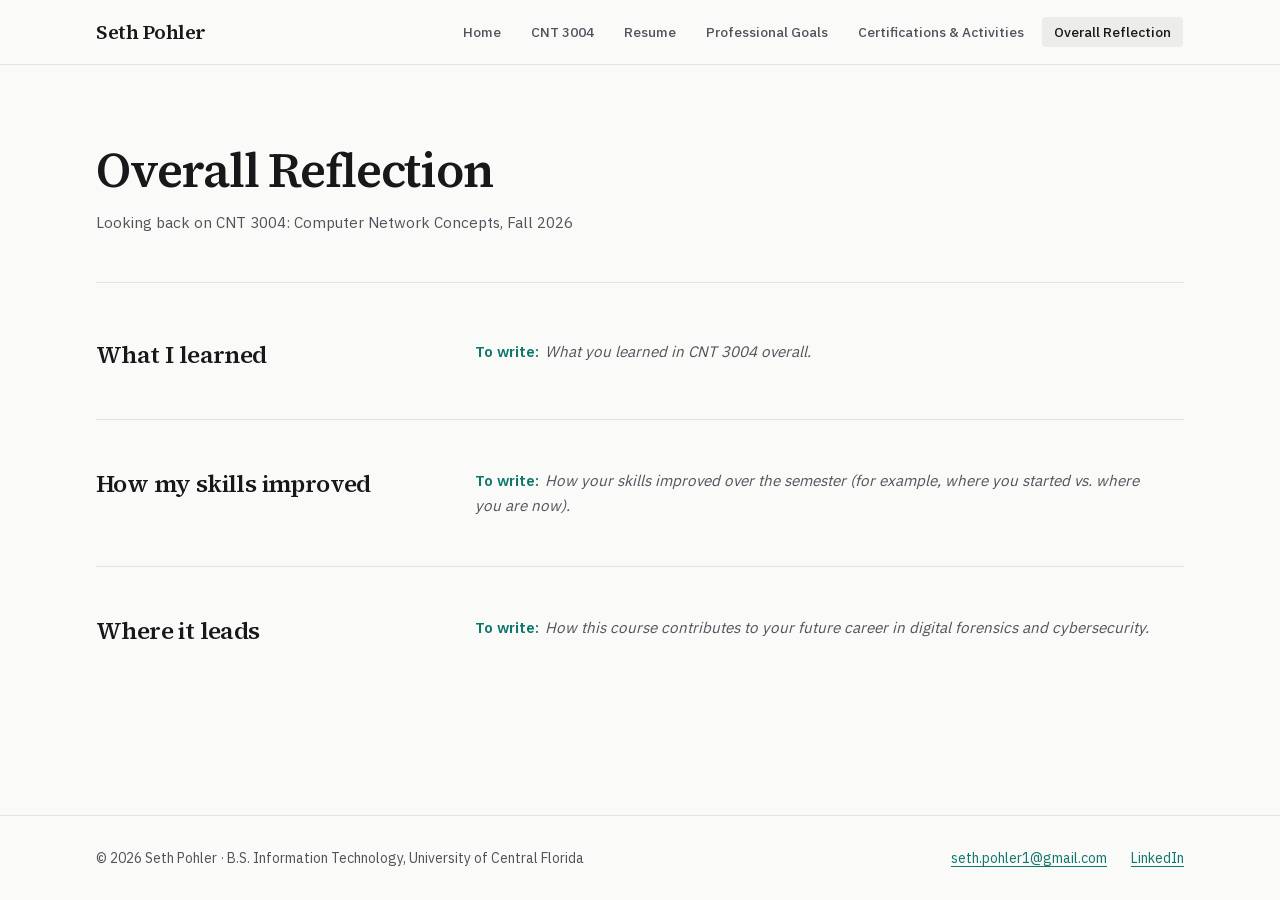
<file: overall-reflection/index.html>
<!DOCTYPE html><html lang="en" class="rMdooa_variable FA1Hga_variable h-full antialiased"><head><meta charSet="utf-8"/><meta name="viewport" content="width=device-width, initial-scale=1"/><link rel="preload" href="/_next/static/media/48eea41d8317494f-s.p.0wiir8udbzjvx.woff2" as="font" crossorigin="" type="font/woff2"/><link rel="preload" href="/_next/static/media/7c42b85337e0c4bb-s.p.012bmydply3go.woff2" as="font" crossorigin="" type="font/woff2"/><link rel="stylesheet" href="/_next/static/chunks/1rurs3ra0nsk-.css" data-precedence="next"/><link rel="preload" as="script" fetchPriority="low" href="/_next/static/chunks/310vm2bl3xxpt.js"/><script src="/_next/static/chunks/2urr6-fm2smyv.js" async=""></script><script src="/_next/static/chunks/39_j1bdzreq0m.js" async=""></script><script src="/_next/static/chunks/2i99de3j6b99w.js" async=""></script><script src="/_next/static/chunks/turbopack-2u1d16houkiyo.js" async=""></script><script src="/_next/static/chunks/3qfy96eoyh-ek.js" async=""></script><script src="/_next/static/chunks/2r8x6bhizx_dg.js" async=""></script><meta name="next-size-adjust" content=""/><title>Overall Reflection: CNT 3004 | Seth Pohler</title><meta name="description" content="Seth Pohler&#x27;s overall reflection on CNT 3004 Computer Network Concepts at UCF: what he learned, how his skills grew and where it leads."/><link rel="canonical" href="https://spohler1.github.io/overall-reflection/"/><meta property="og:title" content="Seth Pohler | IT Student &amp; e-Portfolio"/><meta property="og:description" content="e-Portfolio of Seth Pohler, an Information Technology student at UCF minoring in Secure Computing and Networks, working toward a career in digital forensics."/><meta property="og:url" content="https://spohler1.github.io/"/><meta property="og:site_name" content="Seth Pohler"/><meta property="og:image" content="https://spohler1.github.io/images/seth-pohler-headshot.webp"/><meta property="og:image:width" content="737"/><meta property="og:image:height" content="1100"/><meta property="og:image:alt" content="Portrait of Seth Pohler"/><meta property="og:type" content="profile"/><meta name="twitter:card" content="summary"/><meta name="twitter:title" content="Seth Pohler | IT Student &amp; e-Portfolio"/><meta name="twitter:description" content="e-Portfolio of Seth Pohler, an Information Technology student at UCF minoring in Secure Computing and Networks, working toward a career in digital forensics."/><meta name="twitter:image" content="https://spohler1.github.io/images/seth-pohler-headshot.webp"/><meta name="twitter:image:alt" content="Portrait of Seth Pohler"/><meta name="twitter:image:width" content="737"/><meta name="twitter:image:height" content="1100"/><link rel="icon" href="/icon.svg?icon.27imidznf6e5v.svg" sizes="any" type="image/svg+xml"/><script src="/_next/static/chunks/0cz1d0mv5g_q7.js" noModule=""></script></head><body class="flex min-h-full flex-col"><div hidden=""><!--$--><!--/$--></div><a href="#main" class="sr-only z-50 rounded-md bg-primary px-4 py-2 text-primary-foreground focus:not-sr-only focus:fixed focus:top-3 focus:left-3">Skip to main content</a><header class="sticky top-0 z-40 border-b bg-background/90 backdrop-blur supports-[backdrop-filter]:bg-background/75"><div class="mx-auto flex max-w-6xl flex-wrap items-center justify-between gap-x-8 gap-y-2 px-8 py-4"><a class="font-heading text-xl font-semibold tracking-tight focus-visible:rounded-sm focus-visible:outline-2 focus-visible:outline-offset-4 focus-visible:outline-ring" href="/">Seth Pohler</a><nav aria-label="Main"><ul class="flex flex-wrap items-center gap-1"><li><a data-slot="button" data-variant="ghost" data-size="sm" class="group/button inline-flex shrink-0 items-center justify-center border border-transparent bg-clip-padding font-medium whitespace-nowrap transition-all outline-none select-none focus-visible:border-ring focus-visible:ring-3 focus-visible:ring-ring/50 active:not-aria-[haspopup]:translate-y-px disabled:pointer-events-none disabled:opacity-50 aria-invalid:border-destructive aria-invalid:ring-3 aria-invalid:ring-destructive/20 dark:aria-invalid:border-destructive/50 dark:aria-invalid:ring-destructive/40 [&amp;_svg]:pointer-events-none [&amp;_svg]:shrink-0 hover:bg-muted hover:text-foreground aria-expanded:bg-muted aria-expanded:text-foreground dark:hover:bg-muted/50 gap-1 rounded-[min(var(--radius-md),12px)] in-data-[slot=button-group]:rounded-lg has-data-[icon=inline-end]:pr-1.5 has-data-[icon=inline-start]:pl-1.5 [&amp;_svg:not([class*=&#x27;size-&#x27;])]:size-3.5 h-8 px-3 text-[0.85rem] text-muted-foreground" href="/">Home</a></li><li><a data-slot="button" data-variant="ghost" data-size="sm" class="group/button inline-flex shrink-0 items-center justify-center border border-transparent bg-clip-padding font-medium whitespace-nowrap transition-all outline-none select-none focus-visible:border-ring focus-visible:ring-3 focus-visible:ring-ring/50 active:not-aria-[haspopup]:translate-y-px disabled:pointer-events-none disabled:opacity-50 aria-invalid:border-destructive aria-invalid:ring-3 aria-invalid:ring-destructive/20 dark:aria-invalid:border-destructive/50 dark:aria-invalid:ring-destructive/40 [&amp;_svg]:pointer-events-none [&amp;_svg]:shrink-0 hover:bg-muted hover:text-foreground aria-expanded:bg-muted aria-expanded:text-foreground dark:hover:bg-muted/50 gap-1 rounded-[min(var(--radius-md),12px)] in-data-[slot=button-group]:rounded-lg has-data-[icon=inline-end]:pr-1.5 has-data-[icon=inline-start]:pl-1.5 [&amp;_svg:not([class*=&#x27;size-&#x27;])]:size-3.5 h-8 px-3 text-[0.85rem] text-muted-foreground" href="/cnt-3004/">CNT 3004</a></li><li><a data-slot="button" data-variant="ghost" data-size="sm" class="group/button inline-flex shrink-0 items-center justify-center border border-transparent bg-clip-padding font-medium whitespace-nowrap transition-all outline-none select-none focus-visible:border-ring focus-visible:ring-3 focus-visible:ring-ring/50 active:not-aria-[haspopup]:translate-y-px disabled:pointer-events-none disabled:opacity-50 aria-invalid:border-destructive aria-invalid:ring-3 aria-invalid:ring-destructive/20 dark:aria-invalid:border-destructive/50 dark:aria-invalid:ring-destructive/40 [&amp;_svg]:pointer-events-none [&amp;_svg]:shrink-0 hover:bg-muted hover:text-foreground aria-expanded:bg-muted aria-expanded:text-foreground dark:hover:bg-muted/50 gap-1 rounded-[min(var(--radius-md),12px)] in-data-[slot=button-group]:rounded-lg has-data-[icon=inline-end]:pr-1.5 has-data-[icon=inline-start]:pl-1.5 [&amp;_svg:not([class*=&#x27;size-&#x27;])]:size-3.5 h-8 px-3 text-[0.85rem] text-muted-foreground" href="/resume/">Resume</a></li><li><a data-slot="button" data-variant="ghost" data-size="sm" class="group/button inline-flex shrink-0 items-center justify-center border border-transparent bg-clip-padding font-medium whitespace-nowrap transition-all outline-none select-none focus-visible:border-ring focus-visible:ring-3 focus-visible:ring-ring/50 active:not-aria-[haspopup]:translate-y-px disabled:pointer-events-none disabled:opacity-50 aria-invalid:border-destructive aria-invalid:ring-3 aria-invalid:ring-destructive/20 dark:aria-invalid:border-destructive/50 dark:aria-invalid:ring-destructive/40 [&amp;_svg]:pointer-events-none [&amp;_svg]:shrink-0 hover:bg-muted hover:text-foreground aria-expanded:bg-muted aria-expanded:text-foreground dark:hover:bg-muted/50 gap-1 rounded-[min(var(--radius-md),12px)] in-data-[slot=button-group]:rounded-lg has-data-[icon=inline-end]:pr-1.5 has-data-[icon=inline-start]:pl-1.5 [&amp;_svg:not([class*=&#x27;size-&#x27;])]:size-3.5 h-8 px-3 text-[0.85rem] text-muted-foreground" href="/professional-goals/">Professional Goals</a></li><li><a data-slot="button" data-variant="ghost" data-size="sm" class="group/button inline-flex shrink-0 items-center justify-center border border-transparent bg-clip-padding font-medium whitespace-nowrap transition-all outline-none select-none focus-visible:border-ring focus-visible:ring-3 focus-visible:ring-ring/50 active:not-aria-[haspopup]:translate-y-px disabled:pointer-events-none disabled:opacity-50 aria-invalid:border-destructive aria-invalid:ring-3 aria-invalid:ring-destructive/20 dark:aria-invalid:border-destructive/50 dark:aria-invalid:ring-destructive/40 [&amp;_svg]:pointer-events-none [&amp;_svg]:shrink-0 hover:bg-muted hover:text-foreground aria-expanded:bg-muted aria-expanded:text-foreground dark:hover:bg-muted/50 gap-1 rounded-[min(var(--radius-md),12px)] in-data-[slot=button-group]:rounded-lg has-data-[icon=inline-end]:pr-1.5 has-data-[icon=inline-start]:pl-1.5 [&amp;_svg:not([class*=&#x27;size-&#x27;])]:size-3.5 h-8 px-3 text-[0.85rem] text-muted-foreground" href="/certifications-activities/">Certifications &amp; Activities</a></li><li><a aria-current="page" data-slot="button" data-variant="ghost" data-size="sm" class="group/button inline-flex shrink-0 items-center justify-center border border-transparent bg-clip-padding font-medium whitespace-nowrap transition-all outline-none select-none focus-visible:border-ring focus-visible:ring-3 focus-visible:ring-ring/50 active:not-aria-[haspopup]:translate-y-px disabled:pointer-events-none disabled:opacity-50 aria-invalid:border-destructive aria-invalid:ring-3 aria-invalid:ring-destructive/20 dark:aria-invalid:border-destructive/50 dark:aria-invalid:ring-destructive/40 [&amp;_svg]:pointer-events-none [&amp;_svg]:shrink-0 hover:bg-muted hover:text-foreground aria-expanded:bg-muted aria-expanded:text-foreground dark:hover:bg-muted/50 gap-1 rounded-[min(var(--radius-md),12px)] in-data-[slot=button-group]:rounded-lg has-data-[icon=inline-end]:pr-1.5 has-data-[icon=inline-start]:pl-1.5 [&amp;_svg:not([class*=&#x27;size-&#x27;])]:size-3.5 h-8 px-3 text-[0.85rem] bg-accent text-foreground" href="/overall-reflection/">Overall Reflection</a></li></ul></nav></div></header><main id="main" class="mx-auto w-full max-w-6xl flex-1 px-8"><header class="pt-20 pb-12"><h1 class="text-5xl leading-[1.05] font-semibold tracking-tight">Overall Reflection</h1><p class="mt-4 text-[0.95rem] text-muted-foreground">Looking back on CNT 3004: Computer Network Concepts, Fall 2026</p></header><div class="border-t pt-14"><section aria-labelledby="learned" class="grid grid-cols-12 gap-12 border-b py-12 first:pt-0 last:border-b-0"><h2 id="learned" class="col-span-12 text-2xl font-semibold tracking-tight md:col-span-4">What I learned</h2><div class="col-span-12 max-w-[68ch] text-[1.075rem] md:col-span-8"><p class="text-[0.95rem] leading-relaxed text-muted-foreground"><span class="mr-1.5 font-semibold text-link">To write:</span><span class="italic">What you learned in CNT 3004 overall.</span></p></div></section><section aria-labelledby="improved" class="grid grid-cols-12 gap-12 border-b py-12 first:pt-0 last:border-b-0"><h2 id="improved" class="col-span-12 text-2xl font-semibold tracking-tight md:col-span-4">How my skills improved</h2><div class="col-span-12 max-w-[68ch] text-[1.075rem] md:col-span-8"><p class="text-[0.95rem] leading-relaxed text-muted-foreground"><span class="mr-1.5 font-semibold text-link">To write:</span><span class="italic">How your skills improved over the semester (for example, where you started vs. where you are now).</span></p></div></section><section aria-labelledby="career" class="grid grid-cols-12 gap-12 border-b py-12 first:pt-0 last:border-b-0"><h2 id="career" class="col-span-12 text-2xl font-semibold tracking-tight md:col-span-4">Where it leads</h2><div class="col-span-12 max-w-[68ch] text-[1.075rem] md:col-span-8"><p class="text-[0.95rem] leading-relaxed text-muted-foreground"><span class="mr-1.5 font-semibold text-link">To write:</span><span class="italic">How this course contributes to your future career in digital forensics and cybersecurity.</span></p></div></section></div></main><!--$--><!--/$--><footer class="mt-24 border-t"><div class="mx-auto flex max-w-6xl flex-wrap items-center justify-between gap-4 px-8 py-8 text-sm text-muted-foreground"><p>© <!-- -->2026<!-- --> <!-- -->Seth Pohler<!-- --> · <!-- -->B.S. Information Technology<!-- -->, <!-- -->University of Central Florida</p><ul class="flex items-center gap-6"><li><a class="prose-link" href="mailto:seth.pohler1@gmail.com">seth.pohler1@gmail.com</a></li><li><a class="prose-link" href="https://www.linkedin.com/in/sethpohler/" target="_blank" rel="noopener noreferrer">LinkedIn<span class="sr-only"> (opens in a new tab)</span></a></li></ul></div></footer><script id="_R_">(globalThis["TURBOPACK"] || (globalThis["TURBOPACK"] = [])).push({"otherChunks":["static/chunks/310vm2bl3xxpt.js","static/chunks/2urr6-fm2smyv.js","static/chunks/39_j1bdzreq0m.js","static/chunks/2i99de3j6b99w.js"],"runtimeModuleIds":[94553]});</script><script src="/_next/static/chunks/310vm2bl3xxpt.js" async=""></script><script>(self.__next_f=self.__next_f||[]).push([0])</script><script>self.__next_f.push([1,"1:\"$Sreact.fragment\"\n2:\"/_next/static/chunks/3qfy96eoyh-ek.js\"\n3:\"/_next/static/chunks/2r8x6bhizx_dg.js\"\n4:I[71939,[\"$2\",\"$3\"],\"SiteHeader\"]\n5:I[39756,[\"$2\",\"$3\"],\"default\"]\n6:I[37457,[\"$2\",\"$3\"],\"default\"]\n7:I[22016,[\"$2\",\"$3\"],\"\"]\n8:I[71939,[\"$2\",\"$3\"],\"SiteFooter\"]\nf:\"ViewportBoundary\"\n10:I[97367,[\"$2\",\"$3\"],\"$f\"]\n12:\"MetadataBoundary\"\n13:I[97367,[\"$2\",\"$3\"],\"$12\"]\n14:\"$Sreact.suspense\"\n16:I[68027,[\"$2\",\"$3\"],\"default\",1]\n:HL[\"/_next/static/chunks/1rurs3ra0nsk-.css\",\"style\"]\n:HL[\"/_next/static/media/48eea41d8317494f-s.p.0wiir8udbzjvx.woff2\",\"font\",{\"crossOrigin\":\"\",\"type\":\"font/woff2\"}]\n:HL[\"/_next/static/media/7c42b85337e0c4bb-s.p.012bmydply3go.woff2\",\"font\",{\"crossOrigin\":\"\",\"type\":\"font/woff2\"}]\na:X\n"])</script><script>self.__next_f.push([1,"b:[[\"children\",{\"s\":\"__PAGE__\",\"h\":512,\"d\":{\"r\":[\"$\",\"$1\",\"c\",{\"children\":[[\"$\",\"main\",null,{\"id\":\"main\",\"className\":\"mx-auto w-full max-w-6xl flex-1 px-8\",\"children\":[[\"$\",\"header\",null,{\"className\":\"pt-20 pb-12\",\"children\":[[\"$\",\"h1\",null,{\"className\":\"text-5xl leading-[1.05] font-semibold tracking-tight\",\"children\":\"Overall Reflection\"}],[\"$\",\"p\",null,{\"className\":\"mt-4 text-[0.95rem] text-muted-foreground\",\"children\":\"Looking back on CNT 3004: Computer Network Concepts, Fall 2026\"}],null]}],[\"$\",\"div\",null,{\"className\":\"border-t pt-14\",\"children\":[[\"$\",\"section\",\"learned\",{\"aria-labelledby\":\"learned\",\"className\":\"grid grid-cols-12 gap-12 border-b py-12 first:pt-0 last:border-b-0\",\"children\":[[\"$\",\"h2\",null,{\"id\":\"learned\",\"className\":\"col-span-12 text-2xl font-semibold tracking-tight md:col-span-4\",\"children\":\"What I learned\"}],[\"$\",\"div\",null,{\"className\":\"col-span-12 max-w-[68ch] text-[1.075rem] md:col-span-8\",\"children\":[\"$\",\"p\",null,{\"className\":\"text-[0.95rem] leading-relaxed text-muted-foreground\",\"children\":[[\"$\",\"span\",null,{\"className\":\"mr-1.5 font-semibold text-link\",\"children\":\"To write:\"}],[\"$\",\"span\",null,{\"className\":\"italic\",\"children\":\"What you learned in CNT 3004 overall.\"}]]}]}]]}],[\"$\",\"section\",\"improved\",{\"aria-labelledby\":\"improved\",\"className\":\"grid grid-cols-12 gap-12 border-b py-12 first:pt-0 last:border-b-0\",\"children\":[[\"$\",\"h2\",null,{\"id\":\"improved\",\"className\":\"col-span-12 text-2xl font-semibold tracking-tight md:col-span-4\",\"children\":\"How my skills improved\"}],\"$Lc\"]}],\"$Ld\"]}]]}],null,\"$Le\"]}],\"p\":false,\"v\":null}}]]\n"])</script><script>self.__next_f.push([1,"9:[[\"children\",{\"s\":\"overall-reflection\",\"h\":512,\"d\":{\"r\":[\"$\",\"$1\",\"c\",{\"children\":[null,[\"$\",\"$L5\",null,{\"parallelRouterKey\":\"children\",\"error\":\"$undefined\",\"errorStyles\":\"$undefined\",\"errorScripts\":\"$undefined\",\"template\":[\"$\",\"$L6\",null,{}],\"templateStyles\":\"$undefined\",\"templateScripts\":\"$undefined\",\"notFound\":\"$undefined\",\"forbidden\":\"$undefined\",\"unauthorized\":\"$undefined\"}]]}],\"p\":false,\"v\":\"$a\"},\"c\":\"$Qb\"}]]\n"])</script><script>self.__next_f.push([1,"0:{\"P\":null,\"c\":[\"\",\"overall-reflection\",\"\"],\"q\":\"\",\"i\":false,\"t\":{\"t\":{\"s\":\"\",\"h\":528,\"d\":{\"r\":[\"$\",\"$1\",\"c\",{\"children\":[[[\"$\",\"link\",\"0\",{\"rel\":\"stylesheet\",\"href\":\"/_next/static/chunks/1rurs3ra0nsk-.css\",\"precedence\":\"next\",\"crossOrigin\":\"$undefined\",\"nonce\":\"$undefined\"}],[\"$\",\"script\",\"script-0\",{\"src\":\"/_next/static/chunks/3qfy96eoyh-ek.js\",\"async\":true,\"nonce\":\"$undefined\"}],[\"$\",\"script\",\"script-1\",{\"src\":\"/_next/static/chunks/2r8x6bhizx_dg.js\",\"async\":true,\"nonce\":\"$undefined\"}]],[\"$\",\"html\",null,{\"lang\":\"en\",\"className\":\"rMdooa_variable FA1Hga_variable h-full antialiased\",\"children\":[\"$\",\"body\",null,{\"className\":\"flex min-h-full flex-col\",\"children\":[[\"$\",\"a\",null,{\"href\":\"#main\",\"className\":\"sr-only z-50 rounded-md bg-primary px-4 py-2 text-primary-foreground focus:not-sr-only focus:fixed focus:top-3 focus:left-3\",\"children\":\"Skip to main content\"}],[\"$\",\"$L4\",null,{}],[\"$\",\"$L5\",null,{\"parallelRouterKey\":\"children\",\"error\":\"$undefined\",\"errorStyles\":\"$undefined\",\"errorScripts\":\"$undefined\",\"template\":[\"$\",\"$L6\",null,{}],\"templateStyles\":\"$undefined\",\"templateScripts\":\"$undefined\",\"notFound\":[[\"$\",\"main\",null,{\"id\":\"main\",\"className\":\"mx-auto w-full max-w-6xl flex-1 px-8 py-32\",\"children\":[[\"$\",\"h1\",null,{\"className\":\"text-5xl font-semibold tracking-tight\",\"children\":\"Page not found\"}],[\"$\",\"p\",null,{\"className\":\"mt-6 max-w-xl text-lg text-muted-foreground\",\"children\":\"That page doesn't exist. It may have moved when this portfolio left Google Sites.\"}],[\"$\",\"$L7\",null,{\"href\":\"/\",\"children\":\"Back to home\",\"data-slot\":\"button\",\"data-variant\":\"default\",\"data-size\":\"lg\",\"className\":\"group/button inline-flex shrink-0 items-center justify-center rounded-lg border border-transparent bg-clip-padding text-sm font-medium whitespace-nowrap transition-all outline-none select-none focus-visible:border-ring focus-visible:ring-3 focus-visible:ring-ring/50 active:not-aria-[haspopup]:translate-y-px disabled:pointer-events-none disabled:opacity-50 aria-invalid:border-destructive aria-invalid:ring-3 aria-invalid:ring-destructive/20 dark:aria-invalid:border-destructive/50 dark:aria-invalid:ring-destructive/40 [\u0026_svg]:pointer-events-none [\u0026_svg]:shrink-0 [\u0026_svg:not([class*='size-'])]:size-4 bg-primary text-primary-foreground hover:bg-primary/80 gap-1.5 has-data-[icon=inline-end]:pr-2 has-data-[icon=inline-start]:pl-2 mt-10 h-11 px-5\",\"ref\":null}]]}],[]],\"forbidden\":\"$undefined\",\"unauthorized\":\"$undefined\"}],[\"$\",\"$L8\",null,{}]]}]}]]}],\"p\":false,\"v\":null},\"c\":\"$Q9\"},\"h\":{\"r\":[\"$\",\"$1\",\"h\",{\"children\":[null,[\"$\",\"$L10\",null,{\"children\":\"$L11\"}],[\"$\",\"$L13\",null,{\"children\":[[\"$\",\"div\",null,{\"hidden\":true,\"children\":[\"$\",\"$14\",null,{\"name\":\"Next.Metadata\",\"children\":\"$L15\"}]}],null]}],[\"$\",\"meta\",null,{\"name\":\"next-size-adjust\",\"content\":\"\"}]]}],\"p\":false,\"v\":null}},\"m\":\"$undefined\",\"G\":[\"$16\",[[\"$\",\"link\",\"0\",{\"rel\":\"stylesheet\",\"href\":\"/_next/static/chunks/1rurs3ra0nsk-.css\",\"precedence\":\"next\",\"crossOrigin\":\"$undefined\",\"nonce\":\"$undefined\"}]]],\"S\":true,\"r\":\"$undefined\",\"s\":\"$undefined\",\"a\":\"$undefined\",\"l\":\"$undefined\",\"p\":\"$undefined\",\"d\":\"$undefined\",\"b\":\"z74DFcFiQcNvtuCGJ9L78\"}\n"])</script><script>self.__next_f.push([1,"17:I[97367,[\"$2\",\"$3\"],\"OutletBoundary\"]\na:C\nc:[\"$\",\"div\",null,{\"className\":\"col-span-12 max-w-[68ch] text-[1.075rem] md:col-span-8\",\"children\":[\"$\",\"p\",null,{\"className\":\"text-[0.95rem] leading-relaxed text-muted-foreground\",\"children\":[[\"$\",\"span\",null,{\"className\":\"mr-1.5 font-semibold text-link\",\"children\":\"To write:\"}],[\"$\",\"span\",null,{\"className\":\"italic\",\"children\":\"How your skills improved over the semester (for example, where you started vs. where you are now).\"}]]}]}]\nd:[\"$\",\"section\",\"career\",{\"aria-labelledby\":\"career\",\"className\":\"grid grid-cols-12 gap-12 border-b py-12 first:pt-0 last:border-b-0\",\"children\":[[\"$\",\"h2\",null,{\"id\":\"career\",\"className\":\"col-span-12 text-2xl font-semibold tracking-tight md:col-span-4\",\"children\":\"Where it leads\"}],[\"$\",\"div\",null,{\"className\":\"col-span-12 max-w-[68ch] text-[1.075rem] md:col-span-8\",\"children\":[\"$\",\"p\",null,{\"className\":\"text-[0.95rem] leading-relaxed text-muted-foreground\",\"children\":[[\"$\",\"span\",null,{\"className\":\"mr-1.5 font-semibold text-link\",\"children\":\"To write:\"}],[\"$\",\"span\",null,{\"className\":\"italic\",\"children\":\"How this course contributes to your future career in digital forensics and cybersecurity.\"}]]}]}]]}]\ne:[\"$\",\"$L17\",null,{\"children\":[\"$\",\"$14\",null,{\"name\":\"Next.MetadataOutlet\",\"children\":\"$@18\"}]}]\n"])</script><script>self.__next_f.push([1,"11:[[\"$\",\"meta\",\"0\",{\"charSet\":\"utf-8\"}],[\"$\",\"meta\",\"1\",{\"name\":\"viewport\",\"content\":\"width=device-width, initial-scale=1\"}]]\n"])</script><script>self.__next_f.push([1,"19:I[27201,[\"$2\",\"$3\"],\"IconMark\"]\n"])</script><script>self.__next_f.push([1,"15:[[\"$\",\"title\",\"0\",{\"children\":\"Overall Reflection: CNT 3004 | Seth Pohler\"}],[\"$\",\"meta\",\"1\",{\"name\":\"description\",\"content\":\"Seth Pohler's overall reflection on CNT 3004 Computer Network Concepts at UCF: what he learned, how his skills grew and where it leads.\"}],[\"$\",\"link\",\"2\",{\"rel\":\"canonical\",\"href\":\"https://spohler1.github.io/overall-reflection/\"}],[\"$\",\"meta\",\"3\",{\"property\":\"og:title\",\"content\":\"Seth Pohler | IT Student \u0026 e-Portfolio\"}],[\"$\",\"meta\",\"4\",{\"property\":\"og:description\",\"content\":\"e-Portfolio of Seth Pohler, an Information Technology student at UCF minoring in Secure Computing and Networks, working toward a career in digital forensics.\"}],[\"$\",\"meta\",\"5\",{\"property\":\"og:url\",\"content\":\"https://spohler1.github.io/\"}],[\"$\",\"meta\",\"6\",{\"property\":\"og:site_name\",\"content\":\"Seth Pohler\"}],[\"$\",\"meta\",\"7\",{\"property\":\"og:image\",\"content\":\"https://spohler1.github.io/images/seth-pohler-headshot.webp\"}],[\"$\",\"meta\",\"8\",{\"property\":\"og:image:width\",\"content\":\"737\"}],[\"$\",\"meta\",\"9\",{\"property\":\"og:image:height\",\"content\":\"1100\"}],[\"$\",\"meta\",\"10\",{\"property\":\"og:image:alt\",\"content\":\"Portrait of Seth Pohler\"}],[\"$\",\"meta\",\"11\",{\"property\":\"og:type\",\"content\":\"profile\"}],[\"$\",\"meta\",\"12\",{\"name\":\"twitter:card\",\"content\":\"summary\"}],[\"$\",\"meta\",\"13\",{\"name\":\"twitter:title\",\"content\":\"Seth Pohler | IT Student \u0026 e-Portfolio\"}],[\"$\",\"meta\",\"14\",{\"name\":\"twitter:description\",\"content\":\"e-Portfolio of Seth Pohler, an Information Technology student at UCF minoring in Secure Computing and Networks, working toward a career in digital forensics.\"}],[\"$\",\"meta\",\"15\",{\"name\":\"twitter:image\",\"content\":\"https://spohler1.github.io/images/seth-pohler-headshot.webp\"}],[\"$\",\"meta\",\"16\",{\"name\":\"twitter:image:alt\",\"content\":\"Portrait of Seth Pohler\"}],[\"$\",\"meta\",\"17\",{\"name\":\"twitter:image:width\",\"content\":\"737\"}],[\"$\",\"meta\",\"18\",{\"name\":\"twitter:image:height\",\"content\":\"1100\"}],[\"$\",\"link\",\"19\",{\"rel\":\"icon\",\"href\":\"/icon.svg?icon.27imidznf6e5v.svg\",\"sizes\":\"any\",\"type\":\"image/svg+xml\"}],[\"$\",\"$L19\",\"20\",{}]]\n"])</script><script>self.__next_f.push([1,"18:null\n"])</script></body></html>
</file>
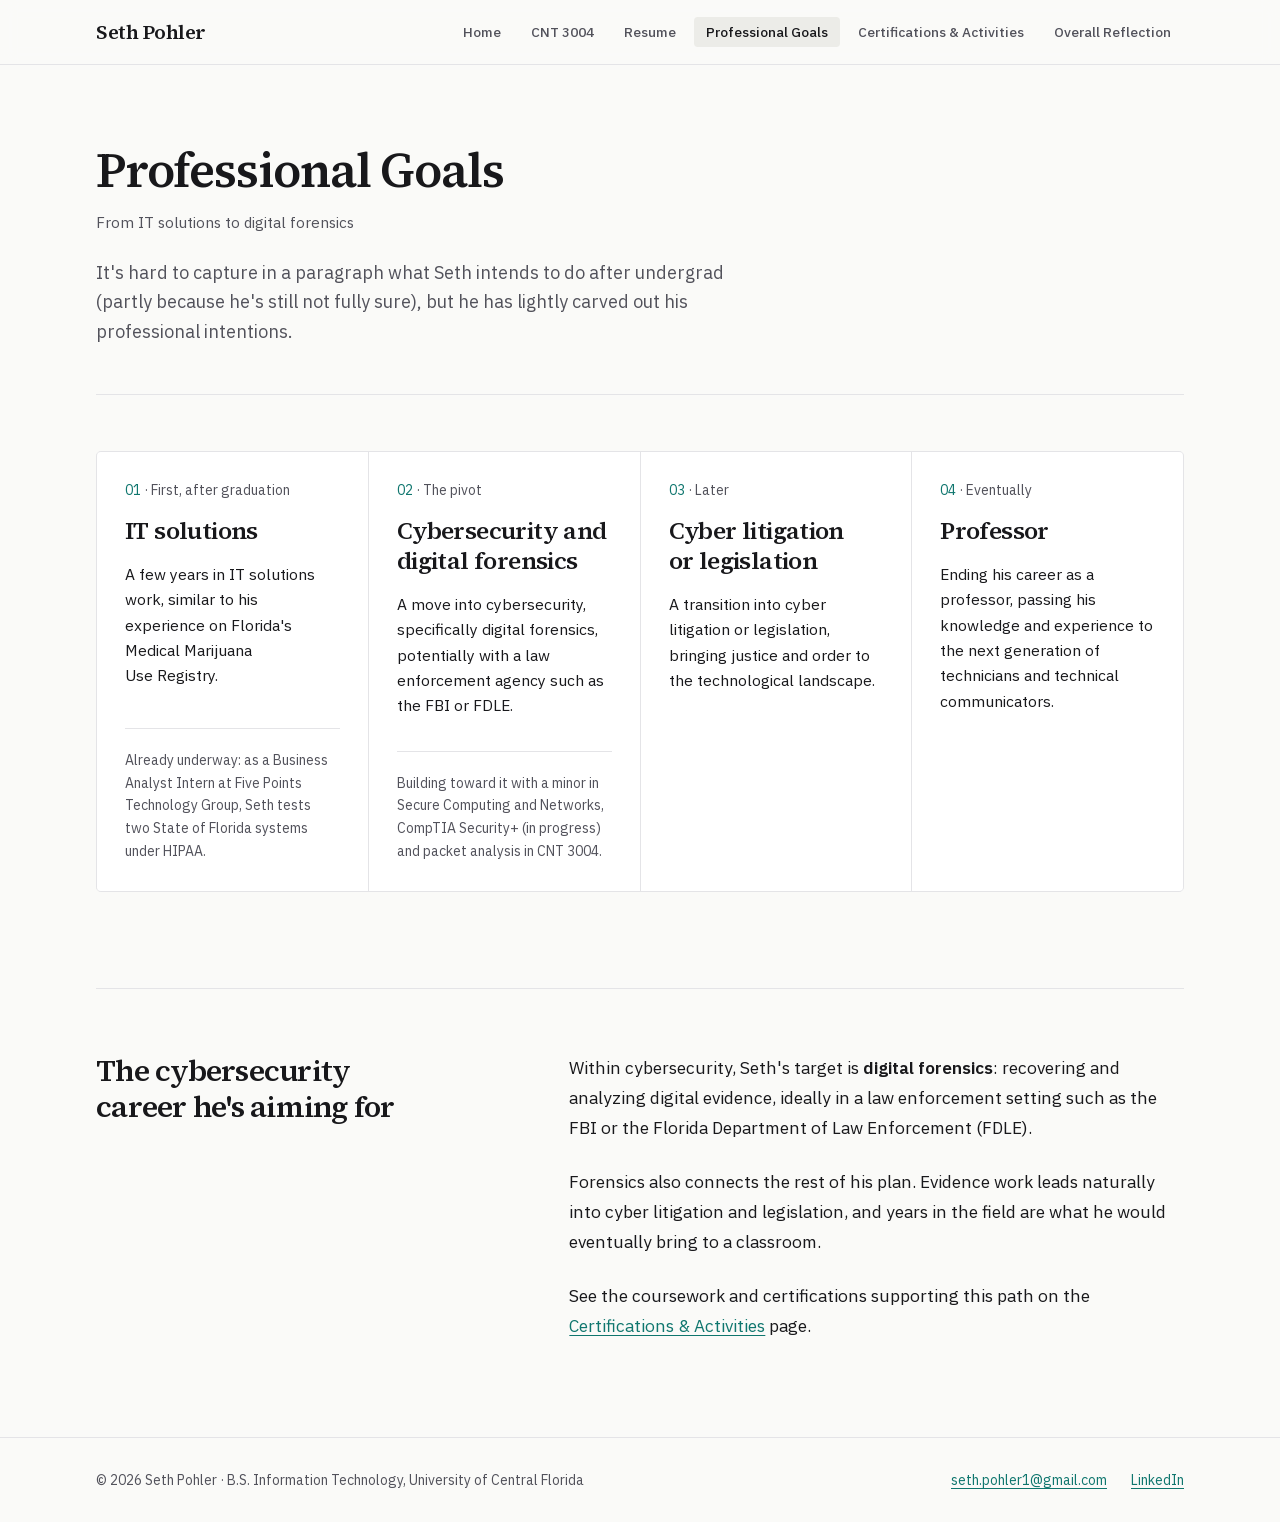
<file: professional-goals/index.html>
<!DOCTYPE html><html lang="en" class="rMdooa_variable FA1Hga_variable h-full antialiased"><head><meta charSet="utf-8"/><meta name="viewport" content="width=device-width, initial-scale=1"/><link rel="preload" href="/_next/static/media/48eea41d8317494f-s.p.0wiir8udbzjvx.woff2" as="font" crossorigin="" type="font/woff2"/><link rel="preload" href="/_next/static/media/7c42b85337e0c4bb-s.p.012bmydply3go.woff2" as="font" crossorigin="" type="font/woff2"/><link rel="stylesheet" href="/_next/static/chunks/1rurs3ra0nsk-.css" data-precedence="next"/><link rel="preload" as="script" fetchPriority="low" href="/_next/static/chunks/310vm2bl3xxpt.js"/><script src="/_next/static/chunks/2urr6-fm2smyv.js" async=""></script><script src="/_next/static/chunks/39_j1bdzreq0m.js" async=""></script><script src="/_next/static/chunks/2i99de3j6b99w.js" async=""></script><script src="/_next/static/chunks/turbopack-2u1d16houkiyo.js" async=""></script><script src="/_next/static/chunks/3qfy96eoyh-ek.js" async=""></script><script src="/_next/static/chunks/2r8x6bhizx_dg.js" async=""></script><meta name="next-size-adjust" content=""/><title>Professional Goals: Digital Forensics and Cybersecurity | Seth Pohler</title><meta name="description" content="Seth Pohler&#x27;s career plan after graduating from UCF: IT solutions work, then cybersecurity and digital forensics, cyber litigation or legislation, and teaching."/><link rel="canonical" href="https://spohler1.github.io/professional-goals/"/><meta property="og:title" content="Seth Pohler | IT Student &amp; e-Portfolio"/><meta property="og:description" content="e-Portfolio of Seth Pohler, an Information Technology student at UCF minoring in Secure Computing and Networks, working toward a career in digital forensics."/><meta property="og:url" content="https://spohler1.github.io/"/><meta property="og:site_name" content="Seth Pohler"/><meta property="og:image" content="https://spohler1.github.io/images/seth-pohler-headshot.webp"/><meta property="og:image:width" content="737"/><meta property="og:image:height" content="1100"/><meta property="og:image:alt" content="Portrait of Seth Pohler"/><meta property="og:type" content="profile"/><meta name="twitter:card" content="summary"/><meta name="twitter:title" content="Seth Pohler | IT Student &amp; e-Portfolio"/><meta name="twitter:description" content="e-Portfolio of Seth Pohler, an Information Technology student at UCF minoring in Secure Computing and Networks, working toward a career in digital forensics."/><meta name="twitter:image" content="https://spohler1.github.io/images/seth-pohler-headshot.webp"/><meta name="twitter:image:alt" content="Portrait of Seth Pohler"/><meta name="twitter:image:width" content="737"/><meta name="twitter:image:height" content="1100"/><link rel="icon" href="/icon.svg?icon.27imidznf6e5v.svg" sizes="any" type="image/svg+xml"/><script src="/_next/static/chunks/0cz1d0mv5g_q7.js" noModule=""></script></head><body class="flex min-h-full flex-col"><div hidden=""><!--$--><!--/$--></div><a href="#main" class="sr-only z-50 rounded-md bg-primary px-4 py-2 text-primary-foreground focus:not-sr-only focus:fixed focus:top-3 focus:left-3">Skip to main content</a><header class="sticky top-0 z-40 border-b bg-background/90 backdrop-blur supports-[backdrop-filter]:bg-background/75"><div class="mx-auto flex max-w-6xl flex-wrap items-center justify-between gap-x-8 gap-y-2 px-8 py-4"><a class="font-heading text-xl font-semibold tracking-tight focus-visible:rounded-sm focus-visible:outline-2 focus-visible:outline-offset-4 focus-visible:outline-ring" href="/">Seth Pohler</a><nav aria-label="Main"><ul class="flex flex-wrap items-center gap-1"><li><a data-slot="button" data-variant="ghost" data-size="sm" class="group/button inline-flex shrink-0 items-center justify-center border border-transparent bg-clip-padding font-medium whitespace-nowrap transition-all outline-none select-none focus-visible:border-ring focus-visible:ring-3 focus-visible:ring-ring/50 active:not-aria-[haspopup]:translate-y-px disabled:pointer-events-none disabled:opacity-50 aria-invalid:border-destructive aria-invalid:ring-3 aria-invalid:ring-destructive/20 dark:aria-invalid:border-destructive/50 dark:aria-invalid:ring-destructive/40 [&amp;_svg]:pointer-events-none [&amp;_svg]:shrink-0 hover:bg-muted hover:text-foreground aria-expanded:bg-muted aria-expanded:text-foreground dark:hover:bg-muted/50 gap-1 rounded-[min(var(--radius-md),12px)] in-data-[slot=button-group]:rounded-lg has-data-[icon=inline-end]:pr-1.5 has-data-[icon=inline-start]:pl-1.5 [&amp;_svg:not([class*=&#x27;size-&#x27;])]:size-3.5 h-8 px-3 text-[0.85rem] text-muted-foreground" href="/">Home</a></li><li><a data-slot="button" data-variant="ghost" data-size="sm" class="group/button inline-flex shrink-0 items-center justify-center border border-transparent bg-clip-padding font-medium whitespace-nowrap transition-all outline-none select-none focus-visible:border-ring focus-visible:ring-3 focus-visible:ring-ring/50 active:not-aria-[haspopup]:translate-y-px disabled:pointer-events-none disabled:opacity-50 aria-invalid:border-destructive aria-invalid:ring-3 aria-invalid:ring-destructive/20 dark:aria-invalid:border-destructive/50 dark:aria-invalid:ring-destructive/40 [&amp;_svg]:pointer-events-none [&amp;_svg]:shrink-0 hover:bg-muted hover:text-foreground aria-expanded:bg-muted aria-expanded:text-foreground dark:hover:bg-muted/50 gap-1 rounded-[min(var(--radius-md),12px)] in-data-[slot=button-group]:rounded-lg has-data-[icon=inline-end]:pr-1.5 has-data-[icon=inline-start]:pl-1.5 [&amp;_svg:not([class*=&#x27;size-&#x27;])]:size-3.5 h-8 px-3 text-[0.85rem] text-muted-foreground" href="/cnt-3004/">CNT 3004</a></li><li><a data-slot="button" data-variant="ghost" data-size="sm" class="group/button inline-flex shrink-0 items-center justify-center border border-transparent bg-clip-padding font-medium whitespace-nowrap transition-all outline-none select-none focus-visible:border-ring focus-visible:ring-3 focus-visible:ring-ring/50 active:not-aria-[haspopup]:translate-y-px disabled:pointer-events-none disabled:opacity-50 aria-invalid:border-destructive aria-invalid:ring-3 aria-invalid:ring-destructive/20 dark:aria-invalid:border-destructive/50 dark:aria-invalid:ring-destructive/40 [&amp;_svg]:pointer-events-none [&amp;_svg]:shrink-0 hover:bg-muted hover:text-foreground aria-expanded:bg-muted aria-expanded:text-foreground dark:hover:bg-muted/50 gap-1 rounded-[min(var(--radius-md),12px)] in-data-[slot=button-group]:rounded-lg has-data-[icon=inline-end]:pr-1.5 has-data-[icon=inline-start]:pl-1.5 [&amp;_svg:not([class*=&#x27;size-&#x27;])]:size-3.5 h-8 px-3 text-[0.85rem] text-muted-foreground" href="/resume/">Resume</a></li><li><a aria-current="page" data-slot="button" data-variant="ghost" data-size="sm" class="group/button inline-flex shrink-0 items-center justify-center border border-transparent bg-clip-padding font-medium whitespace-nowrap transition-all outline-none select-none focus-visible:border-ring focus-visible:ring-3 focus-visible:ring-ring/50 active:not-aria-[haspopup]:translate-y-px disabled:pointer-events-none disabled:opacity-50 aria-invalid:border-destructive aria-invalid:ring-3 aria-invalid:ring-destructive/20 dark:aria-invalid:border-destructive/50 dark:aria-invalid:ring-destructive/40 [&amp;_svg]:pointer-events-none [&amp;_svg]:shrink-0 hover:bg-muted hover:text-foreground aria-expanded:bg-muted aria-expanded:text-foreground dark:hover:bg-muted/50 gap-1 rounded-[min(var(--radius-md),12px)] in-data-[slot=button-group]:rounded-lg has-data-[icon=inline-end]:pr-1.5 has-data-[icon=inline-start]:pl-1.5 [&amp;_svg:not([class*=&#x27;size-&#x27;])]:size-3.5 h-8 px-3 text-[0.85rem] bg-accent text-foreground" href="/professional-goals/">Professional Goals</a></li><li><a data-slot="button" data-variant="ghost" data-size="sm" class="group/button inline-flex shrink-0 items-center justify-center border border-transparent bg-clip-padding font-medium whitespace-nowrap transition-all outline-none select-none focus-visible:border-ring focus-visible:ring-3 focus-visible:ring-ring/50 active:not-aria-[haspopup]:translate-y-px disabled:pointer-events-none disabled:opacity-50 aria-invalid:border-destructive aria-invalid:ring-3 aria-invalid:ring-destructive/20 dark:aria-invalid:border-destructive/50 dark:aria-invalid:ring-destructive/40 [&amp;_svg]:pointer-events-none [&amp;_svg]:shrink-0 hover:bg-muted hover:text-foreground aria-expanded:bg-muted aria-expanded:text-foreground dark:hover:bg-muted/50 gap-1 rounded-[min(var(--radius-md),12px)] in-data-[slot=button-group]:rounded-lg has-data-[icon=inline-end]:pr-1.5 has-data-[icon=inline-start]:pl-1.5 [&amp;_svg:not([class*=&#x27;size-&#x27;])]:size-3.5 h-8 px-3 text-[0.85rem] text-muted-foreground" href="/certifications-activities/">Certifications &amp; Activities</a></li><li><a data-slot="button" data-variant="ghost" data-size="sm" class="group/button inline-flex shrink-0 items-center justify-center border border-transparent bg-clip-padding font-medium whitespace-nowrap transition-all outline-none select-none focus-visible:border-ring focus-visible:ring-3 focus-visible:ring-ring/50 active:not-aria-[haspopup]:translate-y-px disabled:pointer-events-none disabled:opacity-50 aria-invalid:border-destructive aria-invalid:ring-3 aria-invalid:ring-destructive/20 dark:aria-invalid:border-destructive/50 dark:aria-invalid:ring-destructive/40 [&amp;_svg]:pointer-events-none [&amp;_svg]:shrink-0 hover:bg-muted hover:text-foreground aria-expanded:bg-muted aria-expanded:text-foreground dark:hover:bg-muted/50 gap-1 rounded-[min(var(--radius-md),12px)] in-data-[slot=button-group]:rounded-lg has-data-[icon=inline-end]:pr-1.5 has-data-[icon=inline-start]:pl-1.5 [&amp;_svg:not([class*=&#x27;size-&#x27;])]:size-3.5 h-8 px-3 text-[0.85rem] text-muted-foreground" href="/overall-reflection/">Overall Reflection</a></li></ul></nav></div></header><main id="main" class="mx-auto w-full max-w-6xl flex-1 px-8"><header class="pt-20 pb-12"><h1 class="text-5xl leading-[1.05] font-semibold tracking-tight">Professional Goals</h1><p class="mt-4 text-[0.95rem] text-muted-foreground">From IT solutions to digital forensics</p><div class="mt-6 max-w-[62ch] text-lg leading-relaxed text-muted-foreground"><p>It&#x27;s hard to capture in a paragraph what Seth intends to do after undergrad (partly because he&#x27;s still not fully sure), but he has lightly carved out his professional intentions.</p></div></header><section aria-labelledby="path" class="border-t pt-14"><h2 id="path" class="sr-only">Career path</h2><ol class="grid grid-cols-1 gap-px overflow-hidden rounded-md border bg-border md:grid-cols-4"><li class="flex flex-col bg-card p-7"><p class="text-sm text-muted-foreground tabular-nums"><span class="text-link">01</span> · <!-- -->First, after graduation</p><h3 class="mt-4 text-2xl leading-tight font-semibold tracking-tight">IT solutions</h3><p class="mt-4 mb-8 text-[0.975rem] leading-relaxed">A few years in IT solutions work, similar to his experience on Florida&#x27;s Medical Marijuana Use Registry.</p><p class="mt-auto border-t pt-5 text-sm leading-relaxed text-muted-foreground">Already underway: as a Business Analyst Intern at Five Points Technology Group, Seth tests two State of Florida systems under HIPAA.</p></li><li class="flex flex-col bg-card p-7"><p class="text-sm text-muted-foreground tabular-nums"><span class="text-link">02</span> · <!-- -->The pivot</p><h3 class="mt-4 text-2xl leading-tight font-semibold tracking-tight">Cybersecurity and digital forensics</h3><p class="mt-4 mb-8 text-[0.975rem] leading-relaxed">A move into cybersecurity, specifically digital forensics, potentially with a law enforcement agency such as the FBI or FDLE.</p><p class="mt-auto border-t pt-5 text-sm leading-relaxed text-muted-foreground">Building toward it with a minor in Secure Computing and Networks, CompTIA Security+ (in progress) and packet analysis in CNT 3004.</p></li><li class="flex flex-col bg-card p-7"><p class="text-sm text-muted-foreground tabular-nums"><span class="text-link">03</span> · <!-- -->Later</p><h3 class="mt-4 text-2xl leading-tight font-semibold tracking-tight">Cyber litigation or legislation</h3><p class="mt-4 mb-8 text-[0.975rem] leading-relaxed">A transition into cyber litigation or legislation, bringing justice and order to the technological landscape.</p></li><li class="flex flex-col bg-card p-7"><p class="text-sm text-muted-foreground tabular-nums"><span class="text-link">04</span> · <!-- -->Eventually</p><h3 class="mt-4 text-2xl leading-tight font-semibold tracking-tight">Professor</h3><p class="mt-4 mb-8 text-[0.975rem] leading-relaxed">Ending his career as a professor, passing his knowledge and experience to the next generation of technicians and technical communicators.</p></li></ol></section><section aria-labelledby="focus" class="mt-24 grid grid-cols-12 gap-12 border-t pt-16"><div class="col-span-12 md:col-span-5"><h2 id="focus" class="text-3xl font-semibold tracking-tight">The cybersecurity career he&#x27;s aiming for</h2></div><div class="col-span-12 space-y-6 text-[1.075rem] leading-[1.75] md:col-span-7"><p>Within cybersecurity, Seth&#x27;s target is <strong class="font-semibold">digital forensics</strong>: recovering and analyzing digital evidence, ideally in a law enforcement setting such as the FBI or the Florida Department of Law Enforcement (FDLE).</p><p>Forensics also connects the rest of his plan. Evidence work leads naturally into cyber litigation and legislation, and years in the field are what he would eventually bring to a classroom.</p><p>See the coursework and certifications supporting this path on the<!-- --> <a class="prose-link" href="/certifications-activities/">Certifications &amp; Activities</a> <!-- -->page.</p></div></section></main><!--$--><!--/$--><footer class="mt-24 border-t"><div class="mx-auto flex max-w-6xl flex-wrap items-center justify-between gap-4 px-8 py-8 text-sm text-muted-foreground"><p>© <!-- -->2026<!-- --> <!-- -->Seth Pohler<!-- --> · <!-- -->B.S. Information Technology<!-- -->, <!-- -->University of Central Florida</p><ul class="flex items-center gap-6"><li><a class="prose-link" href="mailto:seth.pohler1@gmail.com">seth.pohler1@gmail.com</a></li><li><a class="prose-link" href="https://www.linkedin.com/in/sethpohler/" target="_blank" rel="noopener noreferrer">LinkedIn<span class="sr-only"> (opens in a new tab)</span></a></li></ul></div></footer><script id="_R_">(globalThis["TURBOPACK"] || (globalThis["TURBOPACK"] = [])).push({"otherChunks":["static/chunks/310vm2bl3xxpt.js","static/chunks/2urr6-fm2smyv.js","static/chunks/39_j1bdzreq0m.js","static/chunks/2i99de3j6b99w.js"],"runtimeModuleIds":[94553]});</script><script src="/_next/static/chunks/310vm2bl3xxpt.js" async=""></script><script>(self.__next_f=self.__next_f||[]).push([0])</script><script>self.__next_f.push([1,"1:\"$Sreact.fragment\"\n2:\"/_next/static/chunks/3qfy96eoyh-ek.js\"\n3:\"/_next/static/chunks/2r8x6bhizx_dg.js\"\n4:I[71939,[\"$2\",\"$3\"],\"SiteHeader\"]\n5:I[39756,[\"$2\",\"$3\"],\"default\"]\n6:I[37457,[\"$2\",\"$3\"],\"default\"]\n7:I[22016,[\"$2\",\"$3\"],\"\"]\n8:I[71939,[\"$2\",\"$3\"],\"SiteFooter\"]\n12:\"ViewportBoundary\"\n13:I[97367,[\"$2\",\"$3\"],\"$12\"]\n15:\"MetadataBoundary\"\n16:I[97367,[\"$2\",\"$3\"],\"$15\"]\n17:\"$Sreact.suspense\"\n19:I[68027,[\"$2\",\"$3\"],\"default\",1]\n:HL[\"/_next/static/chunks/1rurs3ra0nsk-.css\",\"style\"]\n:HL[\"/_next/static/media/48eea41d8317494f-s.p.0wiir8udbzjvx.woff2\",\"font\",{\"crossOrigin\":\"\",\"type\":\"font/woff2\"}]\n:HL[\"/_next/static/media/7c42b85337e0c4bb-s.p.012bmydply3go.woff2\",\"font\",{\"crossOrigin\":\"\",\"type\":\"font/woff2\"}]\na:X\n"])</script><script>self.__next_f.push([1,"b:[[\"children\",{\"s\":\"__PAGE__\",\"h\":512,\"d\":{\"r\":[\"$\",\"$1\",\"c\",{\"children\":[[\"$\",\"main\",null,{\"id\":\"main\",\"className\":\"mx-auto w-full max-w-6xl flex-1 px-8\",\"children\":[[\"$\",\"header\",null,{\"className\":\"pt-20 pb-12\",\"children\":[[\"$\",\"h1\",null,{\"className\":\"text-5xl leading-[1.05] font-semibold tracking-tight\",\"children\":\"Professional Goals\"}],[\"$\",\"p\",null,{\"className\":\"mt-4 text-[0.95rem] text-muted-foreground\",\"children\":\"From IT solutions to digital forensics\"}],[\"$\",\"div\",null,{\"className\":\"mt-6 max-w-[62ch] text-lg leading-relaxed text-muted-foreground\",\"children\":[\"$\",\"p\",null,{\"children\":\"It's hard to capture in a paragraph what Seth intends to do after undergrad (partly because he's still not fully sure), but he has lightly carved out his professional intentions.\"}]}]]}],[\"$\",\"section\",null,{\"aria-labelledby\":\"path\",\"className\":\"border-t pt-14\",\"children\":[[\"$\",\"h2\",null,{\"id\":\"path\",\"className\":\"sr-only\",\"children\":\"Career path\"}],[\"$\",\"ol\",null,{\"className\":\"grid grid-cols-1 gap-px overflow-hidden rounded-md border bg-border md:grid-cols-4\",\"children\":[[\"$\",\"li\",\"01\",{\"className\":\"flex flex-col bg-card p-7\",\"children\":[[\"$\",\"p\",null,{\"className\":\"text-sm text-muted-foreground tabular-nums\",\"children\":[[\"$\",\"span\",null,{\"className\":\"text-link\",\"children\":\"01\"}],\" · \",\"First, after graduation\"]}],[\"$\",\"h3\",null,{\"className\":\"mt-4 text-2xl leading-tight font-semibold tracking-tight\",\"children\":\"IT solutions\"}],[\"$\",\"p\",null,{\"className\":\"mt-4 mb-8 text-[0.975rem] leading-relaxed\",\"children\":\"A few years in IT solutions work, similar to his experience on Florida's Medical Marijuana Use Registry.\"}],\"$Lc\"]}],\"$Ld\",\"$Le\",\"$Lf\"]}]]}],\"$L10\"]}],null,\"$L11\"]}],\"p\":false,\"v\":null}}]]\n"])</script><script>self.__next_f.push([1,"9:[[\"children\",{\"s\":\"professional-goals\",\"h\":512,\"d\":{\"r\":[\"$\",\"$1\",\"c\",{\"children\":[null,[\"$\",\"$L5\",null,{\"parallelRouterKey\":\"children\",\"error\":\"$undefined\",\"errorStyles\":\"$undefined\",\"errorScripts\":\"$undefined\",\"template\":[\"$\",\"$L6\",null,{}],\"templateStyles\":\"$undefined\",\"templateScripts\":\"$undefined\",\"notFound\":\"$undefined\",\"forbidden\":\"$undefined\",\"unauthorized\":\"$undefined\"}]]}],\"p\":false,\"v\":\"$a\"},\"c\":\"$Qb\"}]]\n"])</script><script>self.__next_f.push([1,"0:{\"P\":null,\"c\":[\"\",\"professional-goals\",\"\"],\"q\":\"\",\"i\":false,\"t\":{\"t\":{\"s\":\"\",\"h\":528,\"d\":{\"r\":[\"$\",\"$1\",\"c\",{\"children\":[[[\"$\",\"link\",\"0\",{\"rel\":\"stylesheet\",\"href\":\"/_next/static/chunks/1rurs3ra0nsk-.css\",\"precedence\":\"next\",\"crossOrigin\":\"$undefined\",\"nonce\":\"$undefined\"}],[\"$\",\"script\",\"script-0\",{\"src\":\"/_next/static/chunks/3qfy96eoyh-ek.js\",\"async\":true,\"nonce\":\"$undefined\"}],[\"$\",\"script\",\"script-1\",{\"src\":\"/_next/static/chunks/2r8x6bhizx_dg.js\",\"async\":true,\"nonce\":\"$undefined\"}]],[\"$\",\"html\",null,{\"lang\":\"en\",\"className\":\"rMdooa_variable FA1Hga_variable h-full antialiased\",\"children\":[\"$\",\"body\",null,{\"className\":\"flex min-h-full flex-col\",\"children\":[[\"$\",\"a\",null,{\"href\":\"#main\",\"className\":\"sr-only z-50 rounded-md bg-primary px-4 py-2 text-primary-foreground focus:not-sr-only focus:fixed focus:top-3 focus:left-3\",\"children\":\"Skip to main content\"}],[\"$\",\"$L4\",null,{}],[\"$\",\"$L5\",null,{\"parallelRouterKey\":\"children\",\"error\":\"$undefined\",\"errorStyles\":\"$undefined\",\"errorScripts\":\"$undefined\",\"template\":[\"$\",\"$L6\",null,{}],\"templateStyles\":\"$undefined\",\"templateScripts\":\"$undefined\",\"notFound\":[[\"$\",\"main\",null,{\"id\":\"main\",\"className\":\"mx-auto w-full max-w-6xl flex-1 px-8 py-32\",\"children\":[[\"$\",\"h1\",null,{\"className\":\"text-5xl font-semibold tracking-tight\",\"children\":\"Page not found\"}],[\"$\",\"p\",null,{\"className\":\"mt-6 max-w-xl text-lg text-muted-foreground\",\"children\":\"That page doesn't exist. It may have moved when this portfolio left Google Sites.\"}],[\"$\",\"$L7\",null,{\"href\":\"/\",\"children\":\"Back to home\",\"data-slot\":\"button\",\"data-variant\":\"default\",\"data-size\":\"lg\",\"className\":\"group/button inline-flex shrink-0 items-center justify-center rounded-lg border border-transparent bg-clip-padding text-sm font-medium whitespace-nowrap transition-all outline-none select-none focus-visible:border-ring focus-visible:ring-3 focus-visible:ring-ring/50 active:not-aria-[haspopup]:translate-y-px disabled:pointer-events-none disabled:opacity-50 aria-invalid:border-destructive aria-invalid:ring-3 aria-invalid:ring-destructive/20 dark:aria-invalid:border-destructive/50 dark:aria-invalid:ring-destructive/40 [\u0026_svg]:pointer-events-none [\u0026_svg]:shrink-0 [\u0026_svg:not([class*='size-'])]:size-4 bg-primary text-primary-foreground hover:bg-primary/80 gap-1.5 has-data-[icon=inline-end]:pr-2 has-data-[icon=inline-start]:pl-2 mt-10 h-11 px-5\",\"ref\":null}]]}],[]],\"forbidden\":\"$undefined\",\"unauthorized\":\"$undefined\"}],[\"$\",\"$L8\",null,{}]]}]}]]}],\"p\":false,\"v\":null},\"c\":\"$Q9\"},\"h\":{\"r\":[\"$\",\"$1\",\"h\",{\"children\":[null,[\"$\",\"$L13\",null,{\"children\":\"$L14\"}],[\"$\",\"$L16\",null,{\"children\":[[\"$\",\"div\",null,{\"hidden\":true,\"children\":[\"$\",\"$17\",null,{\"name\":\"Next.Metadata\",\"children\":\"$L18\"}]}],null]}],[\"$\",\"meta\",null,{\"name\":\"next-size-adjust\",\"content\":\"\"}]]}],\"p\":false,\"v\":null}},\"m\":\"$undefined\",\"G\":[\"$19\",[[\"$\",\"link\",\"0\",{\"rel\":\"stylesheet\",\"href\":\"/_next/static/chunks/1rurs3ra0nsk-.css\",\"precedence\":\"next\",\"crossOrigin\":\"$undefined\",\"nonce\":\"$undefined\"}]]],\"S\":true,\"r\":\"$undefined\",\"s\":\"$undefined\",\"a\":\"$undefined\",\"l\":\"$undefined\",\"p\":\"$undefined\",\"d\":\"$undefined\",\"b\":\"z74DFcFiQcNvtuCGJ9L78\"}\n"])</script><script>self.__next_f.push([1,"1a:I[97367,[\"$2\",\"$3\"],\"OutletBoundary\"]\na:C\nc:[\"$\",\"p\",null,{\"className\":\"mt-auto border-t pt-5 text-sm leading-relaxed text-muted-foreground\",\"children\":\"Already underway: as a Business Analyst Intern at Five Points Technology Group, Seth tests two State of Florida systems under HIPAA.\"}]\nd:[\"$\",\"li\",\"02\",{\"className\":\"flex flex-col bg-card p-7\",\"children\":[[\"$\",\"p\",null,{\"className\":\"text-sm text-muted-foreground tabular-nums\",\"children\":[[\"$\",\"span\",null,{\"className\":\"text-link\",\"children\":\"02\"}],\" · \",\"The pivot\"]}],[\"$\",\"h3\",null,{\"className\":\"mt-4 text-2xl leading-tight font-semibold tracking-tight\",\"children\":\"Cybersecurity and digital forensics\"}],[\"$\",\"p\",null,{\"className\":\"mt-4 mb-8 text-[0.975rem] leading-relaxed\",\"children\":\"A move into cybersecurity, specifically digital forensics, potentially with a law enforcement agency such as the FBI or FDLE.\"}],[\"$\",\"p\",null,{\"className\":\"mt-auto border-t pt-5 text-sm leading-relaxed text-muted-foreground\",\"children\":\"Building toward it with a minor in Secure Computing and Networks, CompTIA Security+ (in progress) and packet analysis in CNT 3004.\"}]]}]\ne:[\"$\",\"li\",\"03\",{\"className\":\"flex flex-col bg-card p-7\",\"children\":[[\"$\",\"p\",null,{\"className\":\"text-sm text-muted-foreground tabular-nums\",\"children\":[[\"$\",\"span\",null,{\"className\":\"text-link\",\"children\":\"03\"}],\" · \",\"Later\"]}],[\"$\",\"h3\",null,{\"className\":\"mt-4 text-2xl leading-tight font-semibold tracking-tight\",\"children\":\"Cyber litigation or legislation\"}],[\"$\",\"p\",null,{\"className\":\"mt-4 mb-8 text-[0.975rem] leading-relaxed\",\"children\":\"A transition into cyber litigation or legislation, bringing justice and order to the technological landscape.\"}],null]}]\nf:[\"$\",\"li\",\"04\",{\"className\":\"flex flex-col bg-card p-7\",\"children\":[[\"$\",\"p\",null,{\"className\":\"text-sm text-muted-foreground tabular-nums\",\"children\":[[\"$\",\"span\",null,{\"className\":\"text-link\",\"children\":\"04\"}],\" · \",\"Eventually\"]}],[\"$\",\"h3\",null,{\"className\":\"mt-4 text-2xl leading-tight font-semibold tracking-tight\",\"children\":\"Professor\"}],[\"$\",\"p\",null,{\"className\":\"mt-4 mb-8 text-[0.975rem] leading-relaxed\",\"children\":\"Ending his career as a professor, passing his knowledge and experience to the next generation of technicians and technical communicators.\"}],null]}]\n10:[\"$\",\"section\",null,{\"aria-labelledby\":\"focus\",\"className\":\"mt-24 grid grid-cols-12 gap-12 border-t pt-16\",\"children\":[[\"$\",\"div\",null,{\"className\":\"col-span-12 md:col-span-5\",\"children\":[\"$\",\"h2\",null,{\"id\":\"focus\",\"className\":\"text-3xl font-semibold tracking-tight\",\"children\":\"The cybersecurity career he's aiming for\"}]}],[\"$\",\"div\",null,{\"className\":\"col-span-12 space-y-6 text-[1.075rem] leading-[1.75] md:col-span-7\",\"children\":[[\"$\",\"p\",null,{\"children\":[\"Within cybersecurity, Seth's target is \",[\"$\",\"strong\",null,{\"className\":\"font-semibold\",\"children\":\"digital forensics\"}],\": recovering and analyzing digital evidence, ideally in a law enforcement setting such as the FBI or the Florida Department of Law Enforcement (FDLE).\"]}],[\"$\",\"p\",null,{\"children\":\"Forensics also connects the rest of his plan. Evidence work leads naturally into cyber litigation and legislation, and years in the field are what he would eventually bring to a classroom.\"}],[\"$\",\"p\",null,{\"children\":[\"See the coursework and certifications supporting this path on the\",\" \",[\"$\",\"$L7\",null,{\"className\":\"prose-link\",\"href\":\"/certifications-activities/\",\"children\":\"Certifications \u0026 Activities\"}],\" \",\"page.\"]}]]}]]}]\n11:[\"$\",\"$L1a\",null,{\"children\":[\"$\",\"$17\",null,{\"name\":\"Next.MetadataOutlet\",\"children\":\"$@1b\"}]}]\n"])</script><script>self.__next_f.push([1,"14:[[\"$\",\"meta\",\"0\",{\"charSet\":\"utf-8\"}],[\"$\",\"meta\",\"1\",{\"name\":\"viewport\",\"content\":\"width=device-width, initial-scale=1\"}]]\n"])</script><script>self.__next_f.push([1,"1c:I[27201,[\"$2\",\"$3\"],\"IconMark\"]\n"])</script><script>self.__next_f.push([1,"18:[[\"$\",\"title\",\"0\",{\"children\":\"Professional Goals: Digital Forensics and Cybersecurity | Seth Pohler\"}],[\"$\",\"meta\",\"1\",{\"name\":\"description\",\"content\":\"Seth Pohler's career plan after graduating from UCF: IT solutions work, then cybersecurity and digital forensics, cyber litigation or legislation, and teaching.\"}],[\"$\",\"link\",\"2\",{\"rel\":\"canonical\",\"href\":\"https://spohler1.github.io/professional-goals/\"}],[\"$\",\"meta\",\"3\",{\"property\":\"og:title\",\"content\":\"Seth Pohler | IT Student \u0026 e-Portfolio\"}],[\"$\",\"meta\",\"4\",{\"property\":\"og:description\",\"content\":\"e-Portfolio of Seth Pohler, an Information Technology student at UCF minoring in Secure Computing and Networks, working toward a career in digital forensics.\"}],[\"$\",\"meta\",\"5\",{\"property\":\"og:url\",\"content\":\"https://spohler1.github.io/\"}],[\"$\",\"meta\",\"6\",{\"property\":\"og:site_name\",\"content\":\"Seth Pohler\"}],[\"$\",\"meta\",\"7\",{\"property\":\"og:image\",\"content\":\"https://spohler1.github.io/images/seth-pohler-headshot.webp\"}],[\"$\",\"meta\",\"8\",{\"property\":\"og:image:width\",\"content\":\"737\"}],[\"$\",\"meta\",\"9\",{\"property\":\"og:image:height\",\"content\":\"1100\"}],[\"$\",\"meta\",\"10\",{\"property\":\"og:image:alt\",\"content\":\"Portrait of Seth Pohler\"}],[\"$\",\"meta\",\"11\",{\"property\":\"og:type\",\"content\":\"profile\"}],[\"$\",\"meta\",\"12\",{\"name\":\"twitter:card\",\"content\":\"summary\"}],[\"$\",\"meta\",\"13\",{\"name\":\"twitter:title\",\"content\":\"Seth Pohler | IT Student \u0026 e-Portfolio\"}],[\"$\",\"meta\",\"14\",{\"name\":\"twitter:description\",\"content\":\"e-Portfolio of Seth Pohler, an Information Technology student at UCF minoring in Secure Computing and Networks, working toward a career in digital forensics.\"}],[\"$\",\"meta\",\"15\",{\"name\":\"twitter:image\",\"content\":\"https://spohler1.github.io/images/seth-pohler-headshot.webp\"}],[\"$\",\"meta\",\"16\",{\"name\":\"twitter:image:alt\",\"content\":\"Portrait of Seth Pohler\"}],[\"$\",\"meta\",\"17\",{\"name\":\"twitter:image:width\",\"content\":\"737\"}],[\"$\",\"meta\",\"18\",{\"name\":\"twitter:image:height\",\"content\":\"1100\"}],[\"$\",\"link\",\"19\",{\"rel\":\"icon\",\"href\":\"/icon.svg?icon.27imidznf6e5v.svg\",\"sizes\":\"any\",\"type\":\"image/svg+xml\"}],[\"$\",\"$L1c\",\"20\",{}]]\n"])</script><script>self.__next_f.push([1,"1b:null\n"])</script></body></html>
</file>
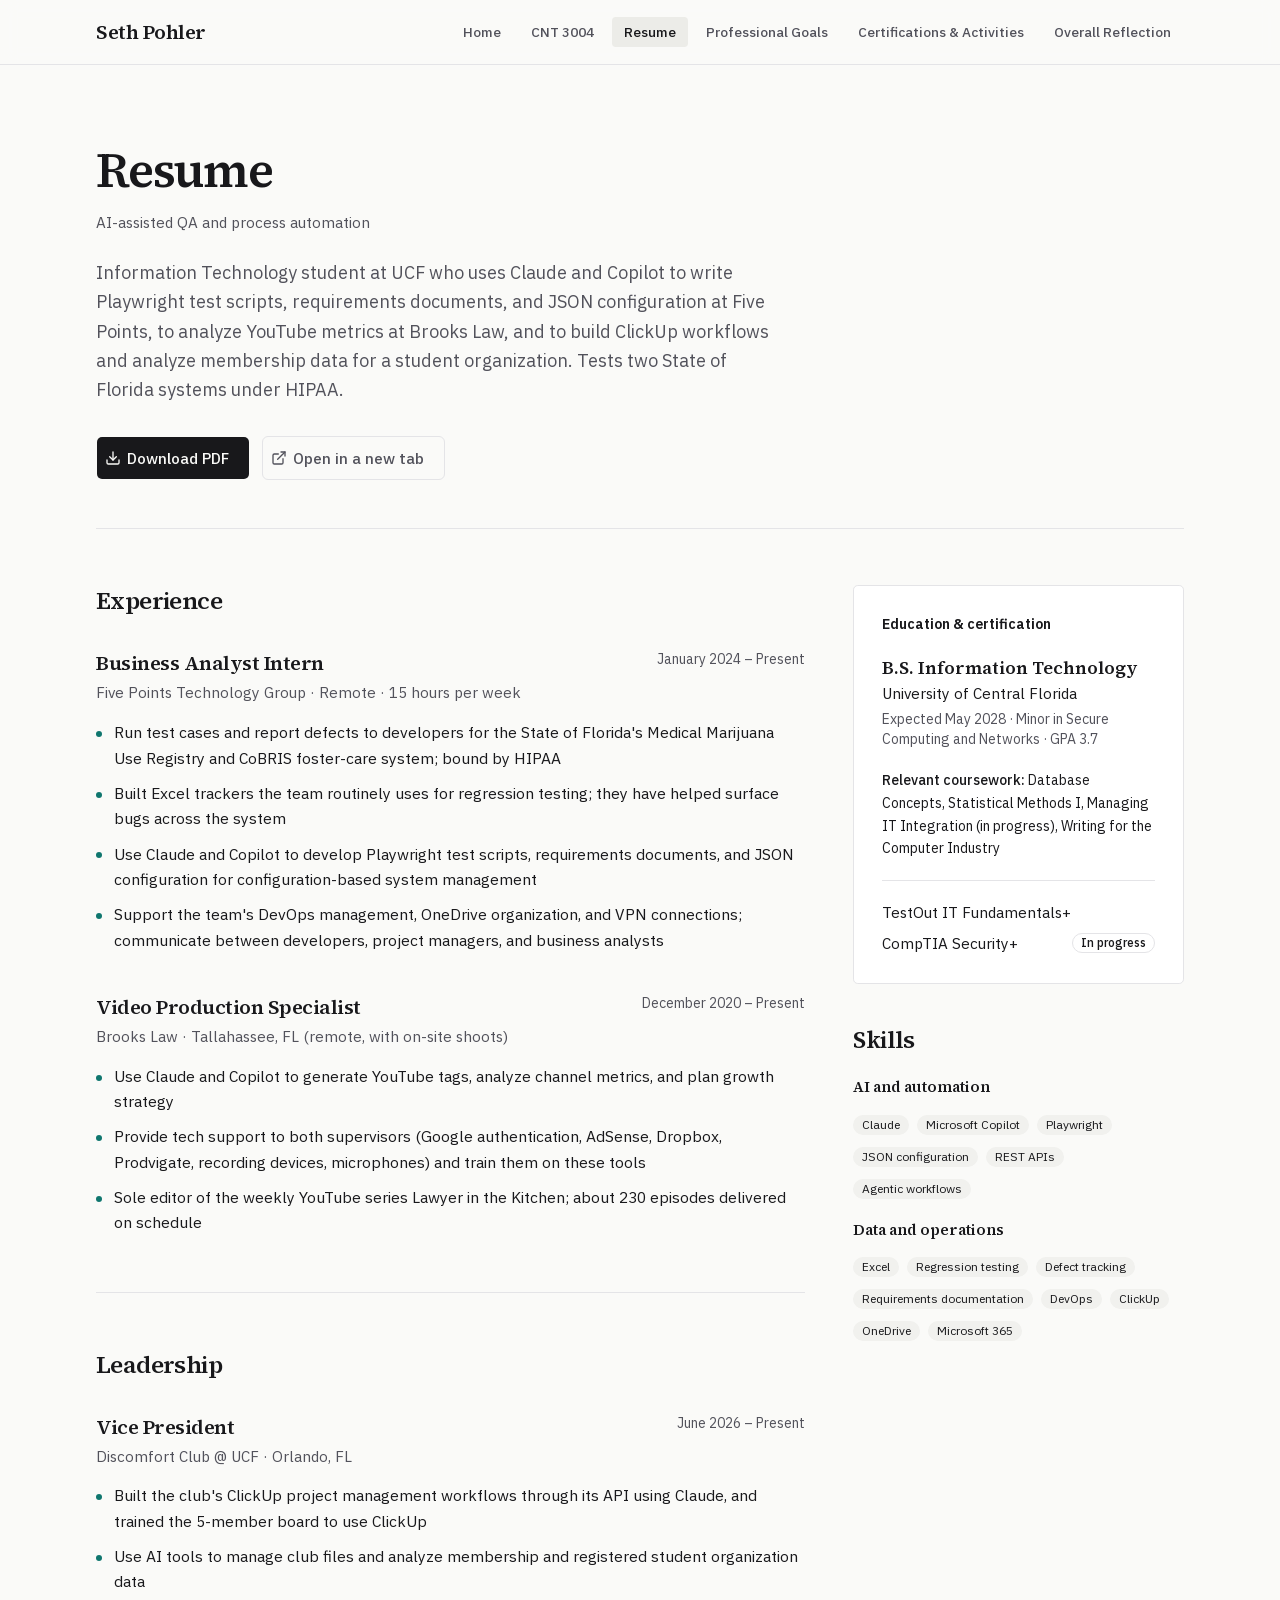
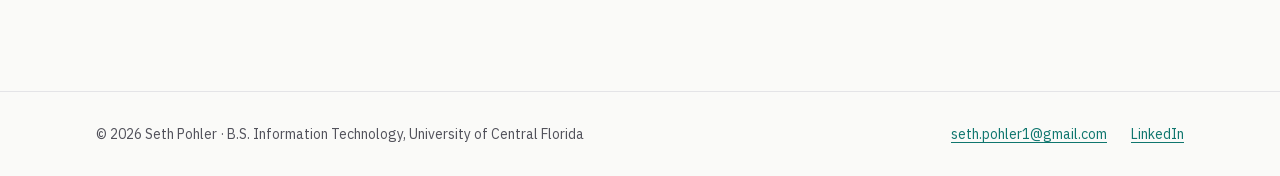
<file: resume/index.html>
<!DOCTYPE html><html lang="en" class="rMdooa_variable FA1Hga_variable h-full antialiased"><head><meta charSet="utf-8"/><meta name="viewport" content="width=device-width, initial-scale=1"/><link rel="preload" href="/_next/static/media/48eea41d8317494f-s.p.0wiir8udbzjvx.woff2" as="font" crossorigin="" type="font/woff2"/><link rel="preload" href="/_next/static/media/7c42b85337e0c4bb-s.p.012bmydply3go.woff2" as="font" crossorigin="" type="font/woff2"/><link rel="stylesheet" href="/_next/static/chunks/1rurs3ra0nsk-.css" data-precedence="next"/><link rel="preload" as="script" fetchPriority="low" href="/_next/static/chunks/310vm2bl3xxpt.js"/><script src="/_next/static/chunks/2urr6-fm2smyv.js" async=""></script><script src="/_next/static/chunks/39_j1bdzreq0m.js" async=""></script><script src="/_next/static/chunks/2i99de3j6b99w.js" async=""></script><script src="/_next/static/chunks/turbopack-2u1d16houkiyo.js" async=""></script><script src="/_next/static/chunks/3qfy96eoyh-ek.js" async=""></script><script src="/_next/static/chunks/2r8x6bhizx_dg.js" async=""></script><script src="/_next/static/chunks/1_jbvocq_4ocn.js" async=""></script><meta name="next-size-adjust" content=""/><title>Resume | Seth Pohler</title><meta name="description" content="Resume of Seth Pohler: Business Analyst Intern at Five Points Technology Group, Video Production Specialist at Brooks Law and Vice President of Discomfort Club @ UCF."/><link rel="canonical" href="https://spohler1.github.io/resume/"/><meta property="og:title" content="Seth Pohler | IT Student &amp; e-Portfolio"/><meta property="og:description" content="e-Portfolio of Seth Pohler, an Information Technology student at UCF minoring in Secure Computing and Networks, working toward a career in digital forensics."/><meta property="og:url" content="https://spohler1.github.io/"/><meta property="og:site_name" content="Seth Pohler"/><meta property="og:image" content="https://spohler1.github.io/images/seth-pohler-headshot.webp"/><meta property="og:image:width" content="737"/><meta property="og:image:height" content="1100"/><meta property="og:image:alt" content="Portrait of Seth Pohler"/><meta property="og:type" content="profile"/><meta name="twitter:card" content="summary"/><meta name="twitter:title" content="Seth Pohler | IT Student &amp; e-Portfolio"/><meta name="twitter:description" content="e-Portfolio of Seth Pohler, an Information Technology student at UCF minoring in Secure Computing and Networks, working toward a career in digital forensics."/><meta name="twitter:image" content="https://spohler1.github.io/images/seth-pohler-headshot.webp"/><meta name="twitter:image:alt" content="Portrait of Seth Pohler"/><meta name="twitter:image:width" content="737"/><meta name="twitter:image:height" content="1100"/><link rel="icon" href="/icon.svg?icon.27imidznf6e5v.svg" sizes="any" type="image/svg+xml"/><script src="/_next/static/chunks/0cz1d0mv5g_q7.js" noModule=""></script></head><body class="flex min-h-full flex-col"><div hidden=""><!--$--><!--/$--></div><a href="#main" class="sr-only z-50 rounded-md bg-primary px-4 py-2 text-primary-foreground focus:not-sr-only focus:fixed focus:top-3 focus:left-3">Skip to main content</a><header class="sticky top-0 z-40 border-b bg-background/90 backdrop-blur supports-[backdrop-filter]:bg-background/75"><div class="mx-auto flex max-w-6xl flex-wrap items-center justify-between gap-x-8 gap-y-2 px-8 py-4"><a class="font-heading text-xl font-semibold tracking-tight focus-visible:rounded-sm focus-visible:outline-2 focus-visible:outline-offset-4 focus-visible:outline-ring" href="/">Seth Pohler</a><nav aria-label="Main"><ul class="flex flex-wrap items-center gap-1"><li><a data-slot="button" data-variant="ghost" data-size="sm" class="group/button inline-flex shrink-0 items-center justify-center border border-transparent bg-clip-padding font-medium whitespace-nowrap transition-all outline-none select-none focus-visible:border-ring focus-visible:ring-3 focus-visible:ring-ring/50 active:not-aria-[haspopup]:translate-y-px disabled:pointer-events-none disabled:opacity-50 aria-invalid:border-destructive aria-invalid:ring-3 aria-invalid:ring-destructive/20 dark:aria-invalid:border-destructive/50 dark:aria-invalid:ring-destructive/40 [&amp;_svg]:pointer-events-none [&amp;_svg]:shrink-0 hover:bg-muted hover:text-foreground aria-expanded:bg-muted aria-expanded:text-foreground dark:hover:bg-muted/50 gap-1 rounded-[min(var(--radius-md),12px)] in-data-[slot=button-group]:rounded-lg has-data-[icon=inline-end]:pr-1.5 has-data-[icon=inline-start]:pl-1.5 [&amp;_svg:not([class*=&#x27;size-&#x27;])]:size-3.5 h-8 px-3 text-[0.85rem] text-muted-foreground" href="/">Home</a></li><li><a data-slot="button" data-variant="ghost" data-size="sm" class="group/button inline-flex shrink-0 items-center justify-center border border-transparent bg-clip-padding font-medium whitespace-nowrap transition-all outline-none select-none focus-visible:border-ring focus-visible:ring-3 focus-visible:ring-ring/50 active:not-aria-[haspopup]:translate-y-px disabled:pointer-events-none disabled:opacity-50 aria-invalid:border-destructive aria-invalid:ring-3 aria-invalid:ring-destructive/20 dark:aria-invalid:border-destructive/50 dark:aria-invalid:ring-destructive/40 [&amp;_svg]:pointer-events-none [&amp;_svg]:shrink-0 hover:bg-muted hover:text-foreground aria-expanded:bg-muted aria-expanded:text-foreground dark:hover:bg-muted/50 gap-1 rounded-[min(var(--radius-md),12px)] in-data-[slot=button-group]:rounded-lg has-data-[icon=inline-end]:pr-1.5 has-data-[icon=inline-start]:pl-1.5 [&amp;_svg:not([class*=&#x27;size-&#x27;])]:size-3.5 h-8 px-3 text-[0.85rem] text-muted-foreground" href="/cnt-3004/">CNT 3004</a></li><li><a aria-current="page" data-slot="button" data-variant="ghost" data-size="sm" class="group/button inline-flex shrink-0 items-center justify-center border border-transparent bg-clip-padding font-medium whitespace-nowrap transition-all outline-none select-none focus-visible:border-ring focus-visible:ring-3 focus-visible:ring-ring/50 active:not-aria-[haspopup]:translate-y-px disabled:pointer-events-none disabled:opacity-50 aria-invalid:border-destructive aria-invalid:ring-3 aria-invalid:ring-destructive/20 dark:aria-invalid:border-destructive/50 dark:aria-invalid:ring-destructive/40 [&amp;_svg]:pointer-events-none [&amp;_svg]:shrink-0 hover:bg-muted hover:text-foreground aria-expanded:bg-muted aria-expanded:text-foreground dark:hover:bg-muted/50 gap-1 rounded-[min(var(--radius-md),12px)] in-data-[slot=button-group]:rounded-lg has-data-[icon=inline-end]:pr-1.5 has-data-[icon=inline-start]:pl-1.5 [&amp;_svg:not([class*=&#x27;size-&#x27;])]:size-3.5 h-8 px-3 text-[0.85rem] bg-accent text-foreground" href="/resume/">Resume</a></li><li><a data-slot="button" data-variant="ghost" data-size="sm" class="group/button inline-flex shrink-0 items-center justify-center border border-transparent bg-clip-padding font-medium whitespace-nowrap transition-all outline-none select-none focus-visible:border-ring focus-visible:ring-3 focus-visible:ring-ring/50 active:not-aria-[haspopup]:translate-y-px disabled:pointer-events-none disabled:opacity-50 aria-invalid:border-destructive aria-invalid:ring-3 aria-invalid:ring-destructive/20 dark:aria-invalid:border-destructive/50 dark:aria-invalid:ring-destructive/40 [&amp;_svg]:pointer-events-none [&amp;_svg]:shrink-0 hover:bg-muted hover:text-foreground aria-expanded:bg-muted aria-expanded:text-foreground dark:hover:bg-muted/50 gap-1 rounded-[min(var(--radius-md),12px)] in-data-[slot=button-group]:rounded-lg has-data-[icon=inline-end]:pr-1.5 has-data-[icon=inline-start]:pl-1.5 [&amp;_svg:not([class*=&#x27;size-&#x27;])]:size-3.5 h-8 px-3 text-[0.85rem] text-muted-foreground" href="/professional-goals/">Professional Goals</a></li><li><a data-slot="button" data-variant="ghost" data-size="sm" class="group/button inline-flex shrink-0 items-center justify-center border border-transparent bg-clip-padding font-medium whitespace-nowrap transition-all outline-none select-none focus-visible:border-ring focus-visible:ring-3 focus-visible:ring-ring/50 active:not-aria-[haspopup]:translate-y-px disabled:pointer-events-none disabled:opacity-50 aria-invalid:border-destructive aria-invalid:ring-3 aria-invalid:ring-destructive/20 dark:aria-invalid:border-destructive/50 dark:aria-invalid:ring-destructive/40 [&amp;_svg]:pointer-events-none [&amp;_svg]:shrink-0 hover:bg-muted hover:text-foreground aria-expanded:bg-muted aria-expanded:text-foreground dark:hover:bg-muted/50 gap-1 rounded-[min(var(--radius-md),12px)] in-data-[slot=button-group]:rounded-lg has-data-[icon=inline-end]:pr-1.5 has-data-[icon=inline-start]:pl-1.5 [&amp;_svg:not([class*=&#x27;size-&#x27;])]:size-3.5 h-8 px-3 text-[0.85rem] text-muted-foreground" href="/certifications-activities/">Certifications &amp; Activities</a></li><li><a data-slot="button" data-variant="ghost" data-size="sm" class="group/button inline-flex shrink-0 items-center justify-center border border-transparent bg-clip-padding font-medium whitespace-nowrap transition-all outline-none select-none focus-visible:border-ring focus-visible:ring-3 focus-visible:ring-ring/50 active:not-aria-[haspopup]:translate-y-px disabled:pointer-events-none disabled:opacity-50 aria-invalid:border-destructive aria-invalid:ring-3 aria-invalid:ring-destructive/20 dark:aria-invalid:border-destructive/50 dark:aria-invalid:ring-destructive/40 [&amp;_svg]:pointer-events-none [&amp;_svg]:shrink-0 hover:bg-muted hover:text-foreground aria-expanded:bg-muted aria-expanded:text-foreground dark:hover:bg-muted/50 gap-1 rounded-[min(var(--radius-md),12px)] in-data-[slot=button-group]:rounded-lg has-data-[icon=inline-end]:pr-1.5 has-data-[icon=inline-start]:pl-1.5 [&amp;_svg:not([class*=&#x27;size-&#x27;])]:size-3.5 h-8 px-3 text-[0.85rem] text-muted-foreground" href="/overall-reflection/">Overall Reflection</a></li></ul></nav></div></header><main id="main" class="mx-auto w-full max-w-6xl flex-1 px-8"><header class="pt-20 pb-12"><h1 class="text-5xl leading-[1.05] font-semibold tracking-tight">Resume</h1><p class="mt-4 text-[0.95rem] text-muted-foreground">AI-assisted QA and process automation</p><div class="mt-6 max-w-[62ch] text-lg leading-relaxed text-muted-foreground"><p>Information Technology student at UCF who uses Claude and Copilot to write Playwright test scripts, requirements documents, and JSON configuration at Five Points, to analyze YouTube metrics at Brooks Law, and to build ClickUp workflows and analyze membership data for a student organization. Tests two State of Florida systems under HIPAA.</p><div class="mt-8 flex flex-wrap gap-3"><a href="/files/Seth_Pohler_Resume.pdf" download="" data-slot="button" data-variant="default" data-size="lg" class="group/button inline-flex shrink-0 items-center justify-center rounded-lg border border-transparent bg-clip-padding font-medium whitespace-nowrap transition-all outline-none select-none focus-visible:border-ring focus-visible:ring-3 focus-visible:ring-ring/50 active:not-aria-[haspopup]:translate-y-px disabled:pointer-events-none disabled:opacity-50 aria-invalid:border-destructive aria-invalid:ring-3 aria-invalid:ring-destructive/20 dark:aria-invalid:border-destructive/50 dark:aria-invalid:ring-destructive/40 [&amp;_svg]:pointer-events-none [&amp;_svg]:shrink-0 [&amp;_svg:not([class*=&#x27;size-&#x27;])]:size-4 bg-primary text-primary-foreground hover:bg-primary/80 gap-1.5 has-data-[icon=inline-end]:pr-2 has-data-[icon=inline-start]:pl-2 h-11 px-5 text-[0.95rem]"><svg xmlns="http://www.w3.org/2000/svg" width="24" height="24" viewBox="0 0 24 24" fill="none" stroke="currentColor" stroke-width="2" stroke-linecap="round" stroke-linejoin="round" class="lucide lucide-download" data-icon="inline-start" aria-hidden="true"><path d="M12 15V3"></path><path d="M21 15v4a2 2 0 0 1-2 2H5a2 2 0 0 1-2-2v-4"></path><path d="m7 10 5 5 5-5"></path></svg>Download PDF</a><a href="/files/Seth_Pohler_Resume.pdf" target="_blank" rel="noopener noreferrer" data-slot="button" data-variant="outline" data-size="lg" class="group/button inline-flex shrink-0 items-center justify-center rounded-lg border bg-clip-padding font-medium whitespace-nowrap transition-all outline-none select-none focus-visible:border-ring focus-visible:ring-3 focus-visible:ring-ring/50 active:not-aria-[haspopup]:translate-y-px disabled:pointer-events-none disabled:opacity-50 aria-invalid:border-destructive aria-invalid:ring-3 aria-invalid:ring-destructive/20 dark:aria-invalid:border-destructive/50 dark:aria-invalid:ring-destructive/40 [&amp;_svg]:pointer-events-none [&amp;_svg]:shrink-0 [&amp;_svg:not([class*=&#x27;size-&#x27;])]:size-4 border-border bg-background hover:bg-muted hover:text-foreground aria-expanded:bg-muted aria-expanded:text-foreground dark:border-input dark:bg-input/30 dark:hover:bg-input/50 gap-1.5 has-data-[icon=inline-end]:pr-2 has-data-[icon=inline-start]:pl-2 h-11 px-5 text-[0.95rem]"><svg xmlns="http://www.w3.org/2000/svg" width="24" height="24" viewBox="0 0 24 24" fill="none" stroke="currentColor" stroke-width="2" stroke-linecap="round" stroke-linejoin="round" class="lucide lucide-external-link" data-icon="inline-start" aria-hidden="true"><path d="M15 3h6v6"></path><path d="M10 14 21 3"></path><path d="M18 13v6a2 2 0 0 1-2 2H5a2 2 0 0 1-2-2V8a2 2 0 0 1 2-2h6"></path></svg>Open in a new tab<span class="sr-only"> (PDF)</span></a></div></div></header><div class="grid grid-cols-12 gap-12 border-t pt-14"><div class="col-span-12 space-y-14 md:col-span-8"><section aria-labelledby="experience"><h2 id="experience" class="text-2xl font-semibold tracking-tight">Experience</h2><div class="mt-8 space-y-10"><article class="grid grid-cols-[1fr_auto] gap-x-6"><div><h3 class="text-xl font-semibold tracking-tight">Business Analyst Intern</h3><p class="mt-1 text-[0.95rem] text-muted-foreground">Five Points Technology Group<!-- --> · <!-- -->Remote · 15 hours per week</p></div><p class="text-sm whitespace-nowrap text-muted-foreground tabular-nums">January 2024 – Present</p><ul class="col-span-2 mt-4 space-y-2.5 text-[0.975rem] leading-relaxed"><li class="flex gap-3"><span aria-hidden="true" class="mt-[0.7em] size-1.5 shrink-0 rounded-full bg-link"></span>Run test cases and report defects to developers for the State of Florida&#x27;s Medical Marijuana Use Registry and CoBRIS foster-care system; bound by HIPAA</li><li class="flex gap-3"><span aria-hidden="true" class="mt-[0.7em] size-1.5 shrink-0 rounded-full bg-link"></span>Built Excel trackers the team routinely uses for regression testing; they have helped surface bugs across the system</li><li class="flex gap-3"><span aria-hidden="true" class="mt-[0.7em] size-1.5 shrink-0 rounded-full bg-link"></span>Use Claude and Copilot to develop Playwright test scripts, requirements documents, and JSON configuration for configuration-based system management</li><li class="flex gap-3"><span aria-hidden="true" class="mt-[0.7em] size-1.5 shrink-0 rounded-full bg-link"></span>Support the team&#x27;s DevOps management, OneDrive organization, and VPN connections; communicate between developers, project managers, and business analysts</li></ul></article><article class="grid grid-cols-[1fr_auto] gap-x-6"><div><h3 class="text-xl font-semibold tracking-tight">Video Production Specialist</h3><p class="mt-1 text-[0.95rem] text-muted-foreground">Brooks Law<!-- --> · <!-- -->Tallahassee, FL (remote, with on-site shoots)</p></div><p class="text-sm whitespace-nowrap text-muted-foreground tabular-nums">December 2020 – Present</p><ul class="col-span-2 mt-4 space-y-2.5 text-[0.975rem] leading-relaxed"><li class="flex gap-3"><span aria-hidden="true" class="mt-[0.7em] size-1.5 shrink-0 rounded-full bg-link"></span>Use Claude and Copilot to generate YouTube tags, analyze channel metrics, and plan growth strategy</li><li class="flex gap-3"><span aria-hidden="true" class="mt-[0.7em] size-1.5 shrink-0 rounded-full bg-link"></span>Provide tech support to both supervisors (Google authentication, AdSense, Dropbox, Prodvigate, recording devices, microphones) and train them on these tools</li><li class="flex gap-3"><span aria-hidden="true" class="mt-[0.7em] size-1.5 shrink-0 rounded-full bg-link"></span>Sole editor of the weekly YouTube series Lawyer in the Kitchen; about 230 episodes delivered on schedule</li></ul></article></div></section><div data-orientation="horizontal" role="none" data-slot="separator" class="shrink-0 bg-border data-horizontal:h-px data-horizontal:w-full data-vertical:w-px data-vertical:self-stretch"></div><section aria-labelledby="leadership"><h2 id="leadership" class="text-2xl font-semibold tracking-tight">Leadership</h2><div class="mt-8"><article class="grid grid-cols-[1fr_auto] gap-x-6"><div><h3 class="text-xl font-semibold tracking-tight">Vice President</h3><p class="mt-1 text-[0.95rem] text-muted-foreground">Discomfort Club @ UCF<!-- --> · <!-- -->Orlando, FL</p></div><p class="text-sm whitespace-nowrap text-muted-foreground tabular-nums">June 2026 – Present</p><ul class="col-span-2 mt-4 space-y-2.5 text-[0.975rem] leading-relaxed"><li class="flex gap-3"><span aria-hidden="true" class="mt-[0.7em] size-1.5 shrink-0 rounded-full bg-link"></span>Built the club&#x27;s ClickUp project management workflows through its API using Claude, and trained the 5-member board to use ClickUp</li><li class="flex gap-3"><span aria-hidden="true" class="mt-[0.7em] size-1.5 shrink-0 rounded-full bg-link"></span>Use AI tools to manage club files and analyze membership and registered student organization data</li></ul></article></div></section></div><aside class="col-span-12 space-y-10 md:col-span-4"><section aria-labelledby="education" class="rounded-md border bg-card p-7"><h2 id="education" class="label-sm">Education &amp; certification</h2><h3 class="mt-5 text-lg font-semibold">B.S. Information Technology</h3><p class="text-[0.95rem]">University of Central Florida</p><p class="mt-1 text-sm text-muted-foreground">Expected May 2028<!-- --> · <!-- -->Minor in Secure Computing and Networks<!-- --> · GPA <!-- -->3.7</p><p class="mt-5 text-sm leading-relaxed"><span class="font-medium">Relevant coursework:</span> Database Concepts, Statistical Methods I, Managing IT Integration (in progress), Writing for the Computer Industry</p><div data-orientation="horizontal" role="none" data-slot="separator" class="shrink-0 bg-border data-horizontal:h-px data-horizontal:w-full data-vertical:w-px data-vertical:self-stretch my-5"></div><ul class="space-y-2 text-[0.95rem]"><li class="flex items-center justify-between gap-3">TestOut IT Fundamentals+</li><li class="flex items-center justify-between gap-3">CompTIA Security+<span data-slot="badge" data-variant="outline" class="group/badge inline-flex h-5 w-fit shrink-0 items-center justify-center gap-1 overflow-hidden rounded-4xl border px-2 py-0.5 text-xs font-medium whitespace-nowrap transition-all focus-visible:border-ring focus-visible:ring-[3px] focus-visible:ring-ring/50 has-data-[icon=inline-end]:pr-1.5 has-data-[icon=inline-start]:pl-1.5 aria-invalid:border-destructive aria-invalid:ring-destructive/20 dark:aria-invalid:ring-destructive/40 [&amp;&gt;svg]:pointer-events-none [&amp;&gt;svg]:size-3! border-border text-foreground [a]:hover:bg-muted [a]:hover:text-muted-foreground">In progress</span></li></ul></section><section aria-labelledby="skills"><h2 id="skills" class="text-2xl font-semibold tracking-tight">Skills</h2><div class="mt-5"><h3 class="text-[0.95rem] font-semibold">AI and automation</h3><ul class="mt-3 flex flex-wrap gap-2"><li><span data-slot="badge" data-variant="secondary" class="group/badge inline-flex h-5 w-fit shrink-0 items-center justify-center gap-1 overflow-hidden rounded-4xl border border-transparent px-2 py-0.5 text-xs whitespace-nowrap transition-all focus-visible:border-ring focus-visible:ring-[3px] focus-visible:ring-ring/50 has-data-[icon=inline-end]:pr-1.5 has-data-[icon=inline-start]:pl-1.5 aria-invalid:border-destructive aria-invalid:ring-destructive/20 dark:aria-invalid:ring-destructive/40 [&amp;&gt;svg]:pointer-events-none [&amp;&gt;svg]:size-3! bg-secondary text-secondary-foreground [a]:hover:bg-secondary/80 font-normal">Claude</span></li><li><span data-slot="badge" data-variant="secondary" class="group/badge inline-flex h-5 w-fit shrink-0 items-center justify-center gap-1 overflow-hidden rounded-4xl border border-transparent px-2 py-0.5 text-xs whitespace-nowrap transition-all focus-visible:border-ring focus-visible:ring-[3px] focus-visible:ring-ring/50 has-data-[icon=inline-end]:pr-1.5 has-data-[icon=inline-start]:pl-1.5 aria-invalid:border-destructive aria-invalid:ring-destructive/20 dark:aria-invalid:ring-destructive/40 [&amp;&gt;svg]:pointer-events-none [&amp;&gt;svg]:size-3! bg-secondary text-secondary-foreground [a]:hover:bg-secondary/80 font-normal">Microsoft Copilot</span></li><li><span data-slot="badge" data-variant="secondary" class="group/badge inline-flex h-5 w-fit shrink-0 items-center justify-center gap-1 overflow-hidden rounded-4xl border border-transparent px-2 py-0.5 text-xs whitespace-nowrap transition-all focus-visible:border-ring focus-visible:ring-[3px] focus-visible:ring-ring/50 has-data-[icon=inline-end]:pr-1.5 has-data-[icon=inline-start]:pl-1.5 aria-invalid:border-destructive aria-invalid:ring-destructive/20 dark:aria-invalid:ring-destructive/40 [&amp;&gt;svg]:pointer-events-none [&amp;&gt;svg]:size-3! bg-secondary text-secondary-foreground [a]:hover:bg-secondary/80 font-normal">Playwright</span></li><li><span data-slot="badge" data-variant="secondary" class="group/badge inline-flex h-5 w-fit shrink-0 items-center justify-center gap-1 overflow-hidden rounded-4xl border border-transparent px-2 py-0.5 text-xs whitespace-nowrap transition-all focus-visible:border-ring focus-visible:ring-[3px] focus-visible:ring-ring/50 has-data-[icon=inline-end]:pr-1.5 has-data-[icon=inline-start]:pl-1.5 aria-invalid:border-destructive aria-invalid:ring-destructive/20 dark:aria-invalid:ring-destructive/40 [&amp;&gt;svg]:pointer-events-none [&amp;&gt;svg]:size-3! bg-secondary text-secondary-foreground [a]:hover:bg-secondary/80 font-normal">JSON configuration</span></li><li><span data-slot="badge" data-variant="secondary" class="group/badge inline-flex h-5 w-fit shrink-0 items-center justify-center gap-1 overflow-hidden rounded-4xl border border-transparent px-2 py-0.5 text-xs whitespace-nowrap transition-all focus-visible:border-ring focus-visible:ring-[3px] focus-visible:ring-ring/50 has-data-[icon=inline-end]:pr-1.5 has-data-[icon=inline-start]:pl-1.5 aria-invalid:border-destructive aria-invalid:ring-destructive/20 dark:aria-invalid:ring-destructive/40 [&amp;&gt;svg]:pointer-events-none [&amp;&gt;svg]:size-3! bg-secondary text-secondary-foreground [a]:hover:bg-secondary/80 font-normal">REST APIs</span></li><li><span data-slot="badge" data-variant="secondary" class="group/badge inline-flex h-5 w-fit shrink-0 items-center justify-center gap-1 overflow-hidden rounded-4xl border border-transparent px-2 py-0.5 text-xs whitespace-nowrap transition-all focus-visible:border-ring focus-visible:ring-[3px] focus-visible:ring-ring/50 has-data-[icon=inline-end]:pr-1.5 has-data-[icon=inline-start]:pl-1.5 aria-invalid:border-destructive aria-invalid:ring-destructive/20 dark:aria-invalid:ring-destructive/40 [&amp;&gt;svg]:pointer-events-none [&amp;&gt;svg]:size-3! bg-secondary text-secondary-foreground [a]:hover:bg-secondary/80 font-normal">Agentic workflows</span></li></ul></div><div class="mt-5"><h3 class="text-[0.95rem] font-semibold">Data and operations</h3><ul class="mt-3 flex flex-wrap gap-2"><li><span data-slot="badge" data-variant="secondary" class="group/badge inline-flex h-5 w-fit shrink-0 items-center justify-center gap-1 overflow-hidden rounded-4xl border border-transparent px-2 py-0.5 text-xs whitespace-nowrap transition-all focus-visible:border-ring focus-visible:ring-[3px] focus-visible:ring-ring/50 has-data-[icon=inline-end]:pr-1.5 has-data-[icon=inline-start]:pl-1.5 aria-invalid:border-destructive aria-invalid:ring-destructive/20 dark:aria-invalid:ring-destructive/40 [&amp;&gt;svg]:pointer-events-none [&amp;&gt;svg]:size-3! bg-secondary text-secondary-foreground [a]:hover:bg-secondary/80 font-normal">Excel</span></li><li><span data-slot="badge" data-variant="secondary" class="group/badge inline-flex h-5 w-fit shrink-0 items-center justify-center gap-1 overflow-hidden rounded-4xl border border-transparent px-2 py-0.5 text-xs whitespace-nowrap transition-all focus-visible:border-ring focus-visible:ring-[3px] focus-visible:ring-ring/50 has-data-[icon=inline-end]:pr-1.5 has-data-[icon=inline-start]:pl-1.5 aria-invalid:border-destructive aria-invalid:ring-destructive/20 dark:aria-invalid:ring-destructive/40 [&amp;&gt;svg]:pointer-events-none [&amp;&gt;svg]:size-3! bg-secondary text-secondary-foreground [a]:hover:bg-secondary/80 font-normal">Regression testing</span></li><li><span data-slot="badge" data-variant="secondary" class="group/badge inline-flex h-5 w-fit shrink-0 items-center justify-center gap-1 overflow-hidden rounded-4xl border border-transparent px-2 py-0.5 text-xs whitespace-nowrap transition-all focus-visible:border-ring focus-visible:ring-[3px] focus-visible:ring-ring/50 has-data-[icon=inline-end]:pr-1.5 has-data-[icon=inline-start]:pl-1.5 aria-invalid:border-destructive aria-invalid:ring-destructive/20 dark:aria-invalid:ring-destructive/40 [&amp;&gt;svg]:pointer-events-none [&amp;&gt;svg]:size-3! bg-secondary text-secondary-foreground [a]:hover:bg-secondary/80 font-normal">Defect tracking</span></li><li><span data-slot="badge" data-variant="secondary" class="group/badge inline-flex h-5 w-fit shrink-0 items-center justify-center gap-1 overflow-hidden rounded-4xl border border-transparent px-2 py-0.5 text-xs whitespace-nowrap transition-all focus-visible:border-ring focus-visible:ring-[3px] focus-visible:ring-ring/50 has-data-[icon=inline-end]:pr-1.5 has-data-[icon=inline-start]:pl-1.5 aria-invalid:border-destructive aria-invalid:ring-destructive/20 dark:aria-invalid:ring-destructive/40 [&amp;&gt;svg]:pointer-events-none [&amp;&gt;svg]:size-3! bg-secondary text-secondary-foreground [a]:hover:bg-secondary/80 font-normal">Requirements documentation</span></li><li><span data-slot="badge" data-variant="secondary" class="group/badge inline-flex h-5 w-fit shrink-0 items-center justify-center gap-1 overflow-hidden rounded-4xl border border-transparent px-2 py-0.5 text-xs whitespace-nowrap transition-all focus-visible:border-ring focus-visible:ring-[3px] focus-visible:ring-ring/50 has-data-[icon=inline-end]:pr-1.5 has-data-[icon=inline-start]:pl-1.5 aria-invalid:border-destructive aria-invalid:ring-destructive/20 dark:aria-invalid:ring-destructive/40 [&amp;&gt;svg]:pointer-events-none [&amp;&gt;svg]:size-3! bg-secondary text-secondary-foreground [a]:hover:bg-secondary/80 font-normal">DevOps</span></li><li><span data-slot="badge" data-variant="secondary" class="group/badge inline-flex h-5 w-fit shrink-0 items-center justify-center gap-1 overflow-hidden rounded-4xl border border-transparent px-2 py-0.5 text-xs whitespace-nowrap transition-all focus-visible:border-ring focus-visible:ring-[3px] focus-visible:ring-ring/50 has-data-[icon=inline-end]:pr-1.5 has-data-[icon=inline-start]:pl-1.5 aria-invalid:border-destructive aria-invalid:ring-destructive/20 dark:aria-invalid:ring-destructive/40 [&amp;&gt;svg]:pointer-events-none [&amp;&gt;svg]:size-3! bg-secondary text-secondary-foreground [a]:hover:bg-secondary/80 font-normal">ClickUp</span></li><li><span data-slot="badge" data-variant="secondary" class="group/badge inline-flex h-5 w-fit shrink-0 items-center justify-center gap-1 overflow-hidden rounded-4xl border border-transparent px-2 py-0.5 text-xs whitespace-nowrap transition-all focus-visible:border-ring focus-visible:ring-[3px] focus-visible:ring-ring/50 has-data-[icon=inline-end]:pr-1.5 has-data-[icon=inline-start]:pl-1.5 aria-invalid:border-destructive aria-invalid:ring-destructive/20 dark:aria-invalid:ring-destructive/40 [&amp;&gt;svg]:pointer-events-none [&amp;&gt;svg]:size-3! bg-secondary text-secondary-foreground [a]:hover:bg-secondary/80 font-normal">OneDrive</span></li><li><span data-slot="badge" data-variant="secondary" class="group/badge inline-flex h-5 w-fit shrink-0 items-center justify-center gap-1 overflow-hidden rounded-4xl border border-transparent px-2 py-0.5 text-xs whitespace-nowrap transition-all focus-visible:border-ring focus-visible:ring-[3px] focus-visible:ring-ring/50 has-data-[icon=inline-end]:pr-1.5 has-data-[icon=inline-start]:pl-1.5 aria-invalid:border-destructive aria-invalid:ring-destructive/20 dark:aria-invalid:ring-destructive/40 [&amp;&gt;svg]:pointer-events-none [&amp;&gt;svg]:size-3! bg-secondary text-secondary-foreground [a]:hover:bg-secondary/80 font-normal">Microsoft 365</span></li></ul></div></section></aside></div></main><!--$--><!--/$--><footer class="mt-24 border-t"><div class="mx-auto flex max-w-6xl flex-wrap items-center justify-between gap-4 px-8 py-8 text-sm text-muted-foreground"><p>© <!-- -->2026<!-- --> <!-- -->Seth Pohler<!-- --> · <!-- -->B.S. Information Technology<!-- -->, <!-- -->University of Central Florida</p><ul class="flex items-center gap-6"><li><a class="prose-link" href="mailto:seth.pohler1@gmail.com">seth.pohler1@gmail.com</a></li><li><a class="prose-link" href="https://www.linkedin.com/in/sethpohler/" target="_blank" rel="noopener noreferrer">LinkedIn<span class="sr-only"> (opens in a new tab)</span></a></li></ul></div></footer><script id="_R_">(globalThis["TURBOPACK"] || (globalThis["TURBOPACK"] = [])).push({"otherChunks":["static/chunks/310vm2bl3xxpt.js","static/chunks/2urr6-fm2smyv.js","static/chunks/39_j1bdzreq0m.js","static/chunks/2i99de3j6b99w.js"],"runtimeModuleIds":[94553]});</script><script src="/_next/static/chunks/310vm2bl3xxpt.js" async=""></script><script>(self.__next_f=self.__next_f||[]).push([0])</script><script>self.__next_f.push([1,"1:\"$Sreact.fragment\"\n2:\"/_next/static/chunks/3qfy96eoyh-ek.js\"\n3:\"/_next/static/chunks/2r8x6bhizx_dg.js\"\n4:I[71939,[\"$2\",\"$3\"],\"SiteHeader\"]\n5:I[39756,[\"$2\",\"$3\"],\"default\"]\n6:I[37457,[\"$2\",\"$3\"],\"default\"]\n7:I[22016,[\"$2\",\"$3\"],\"\"]\n8:I[71939,[\"$2\",\"$3\"],\"SiteFooter\"]\nc:\"/_next/static/chunks/1_jbvocq_4ocn.js\"\nd:I[5014,[\"$2\",\"$3\",\"$c\"],\"default\"]\n12:\"ViewportBoundary\"\n13:I[97367,[\"$2\",\"$3\"],\"$12\"]\n15:\"MetadataBoundary\"\n16:I[97367,[\"$2\",\"$3\"],\"$15\"]\n17:\"$Sreact.suspense\"\n19:I[68027,[\"$2\",\"$3\"],\"default\",1]\n:HL[\"/_next/static/chunks/1rurs3ra0nsk-.css\",\"style\"]\n:HL[\"/_next/static/media/48eea41d8317494f-s.p.0wiir8udbzjvx.woff2\",\"font\",{\"crossOrigin\":\"\",\"type\":\"font/woff2\"}]\n:HL[\"/_next/static/media/7c42b85337e0c4bb-s.p.012bmydply3go.woff2\",\"font\",{\"crossOrigin\":\"\",\"type\":\"font/woff2\"}]\na:X\n"])</script><script>self.__next_f.push([1,"b:[[\"children\",{\"s\":\"__PAGE__\",\"h\":512,\"d\":{\"r\":[\"$\",\"$1\",\"c\",{\"children\":[[\"$\",\"main\",null,{\"id\":\"main\",\"className\":\"mx-auto w-full max-w-6xl flex-1 px-8\",\"children\":[[\"$\",\"header\",null,{\"className\":\"pt-20 pb-12\",\"children\":[[\"$\",\"h1\",null,{\"className\":\"text-5xl leading-[1.05] font-semibold tracking-tight\",\"children\":\"Resume\"}],[\"$\",\"p\",null,{\"className\":\"mt-4 text-[0.95rem] text-muted-foreground\",\"children\":\"AI-assisted QA and process automation\"}],[\"$\",\"div\",null,{\"className\":\"mt-6 max-w-[62ch] text-lg leading-relaxed text-muted-foreground\",\"children\":[[\"$\",\"p\",null,{\"children\":\"Information Technology student at UCF who uses Claude and Copilot to write Playwright test scripts, requirements documents, and JSON configuration at Five Points, to analyze YouTube metrics at Brooks Law, and to build ClickUp workflows and analyze membership data for a student organization. Tests two State of Florida systems under HIPAA.\"}],[\"$\",\"div\",null,{\"className\":\"mt-8 flex flex-wrap gap-3\",\"children\":[[\"$\",\"a\",null,{\"href\":\"/files/Seth_Pohler_Resume.pdf\",\"download\":true,\"children\":[[\"$\",\"$Ld\",null,{\"ref\":\"$undefined\",\"icon\":{\"name\":\"download\",\"size\":24,\"node\":[[\"path\",{\"d\":\"M12 15V3\",\"key\":\"m9g1x1\"}],[\"path\",{\"d\":\"M21 15v4a2 2 0 0 1-2 2H5a2 2 0 0 1-2-2v-4\",\"key\":\"ih7n3h\"}],[\"path\",{\"d\":\"m7 10 5 5 5-5\",\"key\":\"brsn70\"}]]},\"className\":\"$undefined\",\"data-icon\":\"inline-start\",\"aria-hidden\":true}],\"Download PDF\"],\"data-slot\":\"button\",\"data-variant\":\"default\",\"data-size\":\"lg\",\"className\":\"group/button inline-flex shrink-0 items-center justify-center rounded-lg border border-transparent bg-clip-padding font-medium whitespace-nowrap transition-all outline-none select-none focus-visible:border-ring focus-visible:ring-3 focus-visible:ring-ring/50 active:not-aria-[haspopup]:translate-y-px disabled:pointer-events-none disabled:opacity-50 aria-invalid:border-destructive aria-invalid:ring-3 aria-invalid:ring-destructive/20 dark:aria-invalid:border-destructive/50 dark:aria-invalid:ring-destructive/40 [\u0026_svg]:pointer-events-none [\u0026_svg]:shrink-0 [\u0026_svg:not([class*='size-'])]:size-4 bg-primary text-primary-foreground hover:bg-primary/80 gap-1.5 has-data-[icon=inline-end]:pr-2 has-data-[icon=inline-start]:pl-2 h-11 px-5 text-[0.95rem]\",\"ref\":null}],\"$Le\"]}]]}]]}],\"$Lf\"]}],[\"$L10\"],\"$L11\"]}],\"p\":false,\"v\":null}}]]\n"])</script><script>self.__next_f.push([1,"9:[[\"children\",{\"s\":\"resume\",\"h\":512,\"d\":{\"r\":[\"$\",\"$1\",\"c\",{\"children\":[null,[\"$\",\"$L5\",null,{\"parallelRouterKey\":\"children\",\"error\":\"$undefined\",\"errorStyles\":\"$undefined\",\"errorScripts\":\"$undefined\",\"template\":[\"$\",\"$L6\",null,{}],\"templateStyles\":\"$undefined\",\"templateScripts\":\"$undefined\",\"notFound\":\"$undefined\",\"forbidden\":\"$undefined\",\"unauthorized\":\"$undefined\"}]]}],\"p\":false,\"v\":\"$a\"},\"c\":\"$Qb\"}]]\n"])</script><script>self.__next_f.push([1,"0:{\"P\":null,\"c\":[\"\",\"resume\",\"\"],\"q\":\"\",\"i\":false,\"t\":{\"t\":{\"s\":\"\",\"h\":528,\"d\":{\"r\":[\"$\",\"$1\",\"c\",{\"children\":[[[\"$\",\"link\",\"0\",{\"rel\":\"stylesheet\",\"href\":\"/_next/static/chunks/1rurs3ra0nsk-.css\",\"precedence\":\"next\",\"crossOrigin\":\"$undefined\",\"nonce\":\"$undefined\"}],[\"$\",\"script\",\"script-0\",{\"src\":\"/_next/static/chunks/3qfy96eoyh-ek.js\",\"async\":true,\"nonce\":\"$undefined\"}],[\"$\",\"script\",\"script-1\",{\"src\":\"/_next/static/chunks/2r8x6bhizx_dg.js\",\"async\":true,\"nonce\":\"$undefined\"}]],[\"$\",\"html\",null,{\"lang\":\"en\",\"className\":\"rMdooa_variable FA1Hga_variable h-full antialiased\",\"children\":[\"$\",\"body\",null,{\"className\":\"flex min-h-full flex-col\",\"children\":[[\"$\",\"a\",null,{\"href\":\"#main\",\"className\":\"sr-only z-50 rounded-md bg-primary px-4 py-2 text-primary-foreground focus:not-sr-only focus:fixed focus:top-3 focus:left-3\",\"children\":\"Skip to main content\"}],[\"$\",\"$L4\",null,{}],[\"$\",\"$L5\",null,{\"parallelRouterKey\":\"children\",\"error\":\"$undefined\",\"errorStyles\":\"$undefined\",\"errorScripts\":\"$undefined\",\"template\":[\"$\",\"$L6\",null,{}],\"templateStyles\":\"$undefined\",\"templateScripts\":\"$undefined\",\"notFound\":[[\"$\",\"main\",null,{\"id\":\"main\",\"className\":\"mx-auto w-full max-w-6xl flex-1 px-8 py-32\",\"children\":[[\"$\",\"h1\",null,{\"className\":\"text-5xl font-semibold tracking-tight\",\"children\":\"Page not found\"}],[\"$\",\"p\",null,{\"className\":\"mt-6 max-w-xl text-lg text-muted-foreground\",\"children\":\"That page doesn't exist. It may have moved when this portfolio left Google Sites.\"}],[\"$\",\"$L7\",null,{\"href\":\"/\",\"children\":\"Back to home\",\"data-slot\":\"button\",\"data-variant\":\"default\",\"data-size\":\"lg\",\"className\":\"group/button inline-flex shrink-0 items-center justify-center rounded-lg border border-transparent bg-clip-padding text-sm font-medium whitespace-nowrap transition-all outline-none select-none focus-visible:border-ring focus-visible:ring-3 focus-visible:ring-ring/50 active:not-aria-[haspopup]:translate-y-px disabled:pointer-events-none disabled:opacity-50 aria-invalid:border-destructive aria-invalid:ring-3 aria-invalid:ring-destructive/20 dark:aria-invalid:border-destructive/50 dark:aria-invalid:ring-destructive/40 [\u0026_svg]:pointer-events-none [\u0026_svg]:shrink-0 [\u0026_svg:not([class*='size-'])]:size-4 bg-primary text-primary-foreground hover:bg-primary/80 gap-1.5 has-data-[icon=inline-end]:pr-2 has-data-[icon=inline-start]:pl-2 mt-10 h-11 px-5\",\"ref\":null}]]}],[]],\"forbidden\":\"$undefined\",\"unauthorized\":\"$undefined\"}],[\"$\",\"$L8\",null,{}]]}]}]]}],\"p\":false,\"v\":null},\"c\":\"$Q9\"},\"h\":{\"r\":[\"$\",\"$1\",\"h\",{\"children\":[null,[\"$\",\"$L13\",null,{\"children\":\"$L14\"}],[\"$\",\"$L16\",null,{\"children\":[[\"$\",\"div\",null,{\"hidden\":true,\"children\":[\"$\",\"$17\",null,{\"name\":\"Next.Metadata\",\"children\":\"$L18\"}]}],null]}],[\"$\",\"meta\",null,{\"name\":\"next-size-adjust\",\"content\":\"\"}]]}],\"p\":false,\"v\":null}},\"m\":\"$undefined\",\"G\":[\"$19\",[[\"$\",\"link\",\"0\",{\"rel\":\"stylesheet\",\"href\":\"/_next/static/chunks/1rurs3ra0nsk-.css\",\"precedence\":\"next\",\"crossOrigin\":\"$undefined\",\"nonce\":\"$undefined\"}]]],\"S\":true,\"r\":\"$undefined\",\"s\":\"$undefined\",\"a\":\"$undefined\",\"l\":\"$undefined\",\"p\":\"$undefined\",\"d\":\"$undefined\",\"b\":\"z74DFcFiQcNvtuCGJ9L78\"}\n"])</script><script>self.__next_f.push([1,"1f:I[97367,[\"$2\",\"$3\"],\"OutletBoundary\"]\na:C\n"])</script><script>self.__next_f.push([1,"e:[\"$\",\"a\",null,{\"href\":\"/files/Seth_Pohler_Resume.pdf\",\"target\":\"_blank\",\"rel\":\"noopener noreferrer\",\"children\":[[\"$\",\"$Ld\",null,{\"ref\":\"$undefined\",\"icon\":{\"name\":\"external-link\",\"size\":24,\"node\":[[\"path\",{\"d\":\"M15 3h6v6\",\"key\":\"1q9fwt\"}],[\"path\",{\"d\":\"M10 14 21 3\",\"key\":\"gplh6r\"}],[\"path\",{\"d\":\"M18 13v6a2 2 0 0 1-2 2H5a2 2 0 0 1-2-2V8a2 2 0 0 1 2-2h6\",\"key\":\"a6xqqp\"}]]},\"className\":\"$undefined\",\"data-icon\":\"inline-start\",\"aria-hidden\":true}],\"Open in a new tab\",[\"$\",\"span\",null,{\"className\":\"sr-only\",\"children\":\" (PDF)\"}]],\"data-slot\":\"button\",\"data-variant\":\"outline\",\"data-size\":\"lg\",\"className\":\"group/button inline-flex shrink-0 items-center justify-center rounded-lg border bg-clip-padding font-medium whitespace-nowrap transition-all outline-none select-none focus-visible:border-ring focus-visible:ring-3 focus-visible:ring-ring/50 active:not-aria-[haspopup]:translate-y-px disabled:pointer-events-none disabled:opacity-50 aria-invalid:border-destructive aria-invalid:ring-3 aria-invalid:ring-destructive/20 dark:aria-invalid:border-destructive/50 dark:aria-invalid:ring-destructive/40 [\u0026_svg]:pointer-events-none [\u0026_svg]:shrink-0 [\u0026_svg:not([class*='size-'])]:size-4 border-border bg-background hover:bg-muted hover:text-foreground aria-expanded:bg-muted aria-expanded:text-foreground dark:border-input dark:bg-input/30 dark:hover:bg-input/50 gap-1.5 has-data-[icon=inline-end]:pr-2 has-data-[icon=inline-start]:pl-2 h-11 px-5 text-[0.95rem]\",\"ref\":null}]\n"])</script><script>self.__next_f.push([1,"f:[\"$\",\"div\",null,{\"className\":\"grid grid-cols-12 gap-12 border-t pt-14\",\"children\":[[\"$\",\"div\",null,{\"className\":\"col-span-12 space-y-14 md:col-span-8\",\"children\":[[\"$\",\"section\",null,{\"aria-labelledby\":\"experience\",\"children\":[[\"$\",\"h2\",null,{\"id\":\"experience\",\"className\":\"text-2xl font-semibold tracking-tight\",\"children\":\"Experience\"}],[\"$\",\"div\",null,{\"className\":\"mt-8 space-y-10\",\"children\":[[\"$\",\"article\",\"Five Points Technology Group\",{\"className\":\"grid grid-cols-[1fr_auto] gap-x-6\",\"children\":[[\"$\",\"div\",null,{\"children\":[[\"$\",\"h3\",null,{\"className\":\"text-xl font-semibold tracking-tight\",\"children\":\"Business Analyst Intern\"}],[\"$\",\"p\",null,{\"className\":\"mt-1 text-[0.95rem] text-muted-foreground\",\"children\":[\"Five Points Technology Group\",\" · \",\"Remote · 15 hours per week\"]}]]}],[\"$\",\"p\",null,{\"className\":\"text-sm whitespace-nowrap text-muted-foreground tabular-nums\",\"children\":\"January 2024 – Present\"}],[\"$\",\"ul\",null,{\"className\":\"col-span-2 mt-4 space-y-2.5 text-[0.975rem] leading-relaxed\",\"children\":[[\"$\",\"li\",\"Run test cases and report defects to developers for the State of Florida's Medical Marijuana Use Registry and CoBRIS foster-care system; bound by HIPAA\",{\"className\":\"flex gap-3\",\"children\":[[\"$\",\"span\",null,{\"aria-hidden\":true,\"className\":\"mt-[0.7em] size-1.5 shrink-0 rounded-full bg-link\"}],\"Run test cases and report defects to developers for the State of Florida's Medical Marijuana Use Registry and CoBRIS foster-care system; bound by HIPAA\"]}],[\"$\",\"li\",\"Built Excel trackers the team routinely uses for regression testing; they have helped surface bugs across the system\",{\"className\":\"flex gap-3\",\"children\":[[\"$\",\"span\",null,{\"aria-hidden\":true,\"className\":\"mt-[0.7em] size-1.5 shrink-0 rounded-full bg-link\"}],\"Built Excel trackers the team routinely uses for regression testing; they have helped surface bugs across the system\"]}],[\"$\",\"li\",\"Use Claude and Copilot to develop Playwright test scripts, requirements documents, and JSON configuration for configuration-based system management\",{\"className\":\"flex gap-3\",\"children\":[[\"$\",\"span\",null,{\"aria-hidden\":true,\"className\":\"mt-[0.7em] size-1.5 shrink-0 rounded-full bg-link\"}],\"Use Claude and Copilot to develop Playwright test scripts, requirements documents, and JSON configuration for configuration-based system management\"]}],[\"$\",\"li\",\"Support the team's DevOps management, OneDrive organization, and VPN connections; communicate between developers, project managers, and business analysts\",{\"className\":\"flex gap-3\",\"children\":[[\"$\",\"span\",null,{\"aria-hidden\":true,\"className\":\"mt-[0.7em] size-1.5 shrink-0 rounded-full bg-link\"}],\"Support the team's DevOps management, OneDrive organization, and VPN connections; communicate between developers, project managers, and business analysts\"]}]]}]]}],[\"$\",\"article\",\"Brooks Law\",{\"className\":\"grid grid-cols-[1fr_auto] gap-x-6\",\"children\":[[\"$\",\"div\",null,{\"children\":[[\"$\",\"h3\",null,{\"className\":\"text-xl font-semibold tracking-tight\",\"children\":\"Video Production Specialist\"}],[\"$\",\"p\",null,{\"className\":\"mt-1 text-[0.95rem] text-muted-foreground\",\"children\":[\"Brooks Law\",\" · \",\"Tallahassee, FL (remote, with on-site shoots)\"]}]]}],[\"$\",\"p\",null,{\"className\":\"text-sm whitespace-nowrap text-muted-foreground tabular-nums\",\"children\":\"December 2020 – Present\"}],[\"$\",\"ul\",null,{\"className\":\"col-span-2 mt-4 space-y-2.5 text-[0.975rem] leading-relaxed\",\"children\":[[\"$\",\"li\",\"Use Claude and Copilot to generate YouTube tags, analyze channel metrics, and plan growth strategy\",{\"className\":\"flex gap-3\",\"children\":[[\"$\",\"span\",null,{\"aria-hidden\":true,\"className\":\"mt-[0.7em] size-1.5 shrink-0 rounded-full bg-link\"}],\"Use Claude and Copilot to generate YouTube tags, analyze channel metrics, and plan growth strategy\"]}],[\"$\",\"li\",\"Provide tech support to both supervisors (Google authentication, AdSense, Dropbox, Prodvigate, recording devices, microphones) and train them on these tools\",{\"className\":\"flex gap-3\",\"children\":[\"$L1a\",\"Provide tech support to both supervisors (Google authentication, AdSense, Dropbox, Prodvigate, recording devices, microphones) and train them on these tools\"]}],\"$L1b\"]}]]}]]}]]}],\"$L1c\",\"$L1d\"]}],\"$L1e\"]}]\n"])</script><script>self.__next_f.push([1,"10:[\"$\",\"script\",\"script-0\",{\"src\":\"/_next/static/chunks/1_jbvocq_4ocn.js\",\"async\":true,\"nonce\":\"$undefined\"}]\n11:[\"$\",\"$L1f\",null,{\"children\":[\"$\",\"$17\",null,{\"name\":\"Next.MetadataOutlet\",\"children\":\"$@20\"}]}]\n"])</script><script>self.__next_f.push([1,"21:I[69035,[\"$2\",\"$3\",\"$c\"],\"Separator\"]\n1a:[\"$\",\"span\",null,{\"aria-hidden\":true,\"className\":\"mt-[0.7em] size-1.5 shrink-0 rounded-full bg-link\"}]\n1b:[\"$\",\"li\",\"Sole editor of the weekly YouTube series Lawyer in the Kitchen; about 230 episodes delivered on schedule\",{\"className\":\"flex gap-3\",\"children\":[[\"$\",\"span\",null,{\"aria-hidden\":true,\"className\":\"mt-[0.7em] size-1.5 shrink-0 rounded-full bg-link\"}],\"Sole editor of the weekly YouTube series Lawyer in the Kitchen; about 230 episodes delivered on schedule\"]}]\n1c:[\"$\",\"$L21\",null,{}]\n"])</script><script>self.__next_f.push([1,"1d:[\"$\",\"section\",null,{\"aria-labelledby\":\"leadership\",\"children\":[[\"$\",\"h2\",null,{\"id\":\"leadership\",\"className\":\"text-2xl font-semibold tracking-tight\",\"children\":\"Leadership\"}],[\"$\",\"div\",null,{\"className\":\"mt-8\",\"children\":[\"$\",\"article\",null,{\"className\":\"grid grid-cols-[1fr_auto] gap-x-6\",\"children\":[[\"$\",\"div\",null,{\"children\":[[\"$\",\"h3\",null,{\"className\":\"text-xl font-semibold tracking-tight\",\"children\":\"Vice President\"}],[\"$\",\"p\",null,{\"className\":\"mt-1 text-[0.95rem] text-muted-foreground\",\"children\":[\"Discomfort Club @ UCF\",\" · \",\"Orlando, FL\"]}]]}],[\"$\",\"p\",null,{\"className\":\"text-sm whitespace-nowrap text-muted-foreground tabular-nums\",\"children\":\"June 2026 – Present\"}],[\"$\",\"ul\",null,{\"className\":\"col-span-2 mt-4 space-y-2.5 text-[0.975rem] leading-relaxed\",\"children\":[[\"$\",\"li\",\"Built the club's ClickUp project management workflows through its API using Claude, and trained the 5-member board to use ClickUp\",{\"className\":\"flex gap-3\",\"children\":[[\"$\",\"span\",null,{\"aria-hidden\":true,\"className\":\"mt-[0.7em] size-1.5 shrink-0 rounded-full bg-link\"}],\"Built the club's ClickUp project management workflows through its API using Claude, and trained the 5-member board to use ClickUp\"]}],[\"$\",\"li\",\"Use AI tools to manage club files and analyze membership and registered student organization data\",{\"className\":\"flex gap-3\",\"children\":[[\"$\",\"span\",null,{\"aria-hidden\":true,\"className\":\"mt-[0.7em] size-1.5 shrink-0 rounded-full bg-link\"}],\"Use AI tools to manage club files and analyze membership and registered student organization data\"]}]]}]]}]}]]}]\n"])</script><script>self.__next_f.push([1,"1e:[\"$\",\"aside\",null,{\"className\":\"col-span-12 space-y-10 md:col-span-4\",\"children\":[[\"$\",\"section\",null,{\"aria-labelledby\":\"education\",\"className\":\"rounded-md border bg-card p-7\",\"children\":[[\"$\",\"h2\",null,{\"id\":\"education\",\"className\":\"label-sm\",\"children\":\"Education \u0026 certification\"}],[\"$\",\"h3\",null,{\"className\":\"mt-5 text-lg font-semibold\",\"children\":\"B.S. Information Technology\"}],[\"$\",\"p\",null,{\"className\":\"text-[0.95rem]\",\"children\":\"University of Central Florida\"}],[\"$\",\"p\",null,{\"className\":\"mt-1 text-sm text-muted-foreground\",\"children\":[\"Expected May 2028\",\" · \",\"Minor in Secure Computing and Networks\",\" · GPA \",\"3.7\"]}],[\"$\",\"p\",null,{\"className\":\"mt-5 text-sm leading-relaxed\",\"children\":[[\"$\",\"span\",null,{\"className\":\"font-medium\",\"children\":\"Relevant coursework:\"}],\" Database Concepts, Statistical Methods I, Managing IT Integration (in progress), Writing for the Computer Industry\"]}],[\"$\",\"$L21\",null,{\"className\":\"my-5\"}],[\"$\",\"ul\",null,{\"className\":\"space-y-2 text-[0.95rem]\",\"children\":[[\"$\",\"li\",null,{\"className\":\"flex items-center justify-between gap-3\",\"children\":\"TestOut IT Fundamentals+\"}],[\"$\",\"li\",null,{\"className\":\"flex items-center justify-between gap-3\",\"children\":[\"CompTIA Security+\",[\"$\",\"span\",null,{\"data-slot\":\"badge\",\"data-variant\":\"outline\",\"className\":\"group/badge inline-flex h-5 w-fit shrink-0 items-center justify-center gap-1 overflow-hidden rounded-4xl border px-2 py-0.5 text-xs font-medium whitespace-nowrap transition-all focus-visible:border-ring focus-visible:ring-[3px] focus-visible:ring-ring/50 has-data-[icon=inline-end]:pr-1.5 has-data-[icon=inline-start]:pl-1.5 aria-invalid:border-destructive aria-invalid:ring-destructive/20 dark:aria-invalid:ring-destructive/40 [\u0026\u003esvg]:pointer-events-none [\u0026\u003esvg]:size-3! border-border text-foreground [a]:hover:bg-muted [a]:hover:text-muted-foreground\",\"children\":\"In progress\"}]]}]]}]]}],[\"$\",\"section\",null,{\"aria-labelledby\":\"skills\",\"children\":[[\"$\",\"h2\",null,{\"id\":\"skills\",\"className\":\"text-2xl font-semibold tracking-tight\",\"children\":\"Skills\"}],[[\"$\",\"div\",\"AI and automation\",{\"className\":\"mt-5\",\"children\":[[\"$\",\"h3\",null,{\"className\":\"text-[0.95rem] font-semibold\",\"children\":\"AI and automation\"}],[\"$\",\"ul\",null,{\"className\":\"mt-3 flex flex-wrap gap-2\",\"children\":[[\"$\",\"li\",\"Claude\",{\"children\":[\"$\",\"span\",null,{\"data-slot\":\"badge\",\"data-variant\":\"secondary\",\"className\":\"group/badge inline-flex h-5 w-fit shrink-0 items-center justify-center gap-1 overflow-hidden rounded-4xl border border-transparent px-2 py-0.5 text-xs whitespace-nowrap transition-all focus-visible:border-ring focus-visible:ring-[3px] focus-visible:ring-ring/50 has-data-[icon=inline-end]:pr-1.5 has-data-[icon=inline-start]:pl-1.5 aria-invalid:border-destructive aria-invalid:ring-destructive/20 dark:aria-invalid:ring-destructive/40 [\u0026\u003esvg]:pointer-events-none [\u0026\u003esvg]:size-3! bg-secondary text-secondary-foreground [a]:hover:bg-secondary/80 font-normal\",\"children\":\"Claude\"}]}],[\"$\",\"li\",\"Microsoft Copilot\",{\"children\":[\"$\",\"span\",null,{\"data-slot\":\"badge\",\"data-variant\":\"secondary\",\"className\":\"group/badge inline-flex h-5 w-fit shrink-0 items-center justify-center gap-1 overflow-hidden rounded-4xl border border-transparent px-2 py-0.5 text-xs whitespace-nowrap transition-all focus-visible:border-ring focus-visible:ring-[3px] focus-visible:ring-ring/50 has-data-[icon=inline-end]:pr-1.5 has-data-[icon=inline-start]:pl-1.5 aria-invalid:border-destructive aria-invalid:ring-destructive/20 dark:aria-invalid:ring-destructive/40 [\u0026\u003esvg]:pointer-events-none [\u0026\u003esvg]:size-3! bg-secondary text-secondary-foreground [a]:hover:bg-secondary/80 font-normal\",\"children\":\"Microsoft Copilot\"}]}],[\"$\",\"li\",\"Playwright\",{\"children\":[\"$\",\"span\",null,{\"data-slot\":\"badge\",\"data-variant\":\"secondary\",\"className\":\"group/badge inline-flex h-5 w-fit shrink-0 items-center justify-center gap-1 overflow-hidden rounded-4xl border border-transparent px-2 py-0.5 text-xs whitespace-nowrap transition-all focus-visible:border-ring focus-visible:ring-[3px] focus-visible:ring-ring/50 has-data-[icon=inline-end]:pr-1.5 has-data-[icon=inline-start]:pl-1.5 aria-invalid:border-destructive aria-invalid:ring-destructive/20 dark:aria-invalid:ring-destructive/40 [\u0026\u003esvg]:pointer-events-none [\u0026\u003esvg]:size-3! bg-secondary text-secondary-foreground [a]:hover:bg-secondary/80 font-normal\",\"children\":\"Playwright\"}]}],\"$L22\",\"$L23\",\"$L24\"]}]]}],\"$L25\"]]}]]}]\n"])</script><script>self.__next_f.push([1,"22:[\"$\",\"li\",\"JSON configuration\",{\"children\":[\"$\",\"span\",null,{\"data-slot\":\"badge\",\"data-variant\":\"secondary\",\"className\":\"group/badge inline-flex h-5 w-fit shrink-0 items-center justify-center gap-1 overflow-hidden rounded-4xl border border-transparent px-2 py-0.5 text-xs whitespace-nowrap transition-all focus-visible:border-ring focus-visible:ring-[3px] focus-visible:ring-ring/50 has-data-[icon=inline-end]:pr-1.5 has-data-[icon=inline-start]:pl-1.5 aria-invalid:border-destructive aria-invalid:ring-destructive/20 dark:aria-invalid:ring-destructive/40 [\u0026\u003esvg]:pointer-events-none [\u0026\u003esvg]:size-3! bg-secondary text-secondary-foreground [a]:hover:bg-secondary/80 font-normal\",\"children\":\"JSON configuration\"}]}]\n23:[\"$\",\"li\",\"REST APIs\",{\"children\":[\"$\",\"span\",null,{\"data-slot\":\"badge\",\"data-variant\":\"secondary\",\"className\":\"group/badge inline-flex h-5 w-fit shrink-0 items-center justify-center gap-1 overflow-hidden rounded-4xl border border-transparent px-2 py-0.5 text-xs whitespace-nowrap transition-all focus-visible:border-ring focus-visible:ring-[3px] focus-visible:ring-ring/50 has-data-[icon=inline-end]:pr-1.5 has-data-[icon=inline-start]:pl-1.5 aria-invalid:border-destructive aria-invalid:ring-destructive/20 dark:aria-invalid:ring-destructive/40 [\u0026\u003esvg]:pointer-events-none [\u0026\u003esvg]:size-3! bg-secondary text-secondary-foreground [a]:hover:bg-secondary/80 font-normal\",\"children\":\"REST APIs\"}]}]\n24:[\"$\",\"li\",\"Agentic workflows\",{\"children\":[\"$\",\"span\",null,{\"data-slot\":\"badge\",\"data-variant\":\"secondary\",\"className\":\"group/badge inline-flex h-5 w-fit shrink-0 items-center justify-center gap-1 overflow-hidden rounded-4xl border border-transparent px-2 py-0.5 text-xs whitespace-nowrap transition-all focus-visible:border-ring focus-visible:ring-[3px] focus-visible:ring-ring/50 has-data-[icon=inline-end]:pr-1.5 has-data-[icon=inline-start]:pl-1.5 aria-invalid:border-destructive aria-invalid:ring-destructive/20 dark:aria-invalid:ring-destructive/40 [\u0026\u003esvg]:pointer-events-none [\u0026\u003esvg]:size-3! bg-secondary text-secondary-foreground [a]:hover:bg-secondary/80 font-normal\",\"children\":\"Agentic workflows\"}]}]\n"])</script><script>self.__next_f.push([1,"25:[\"$\",\"div\",\"Data and operations\",{\"className\":\"mt-5\",\"children\":[[\"$\",\"h3\",null,{\"className\":\"text-[0.95rem] font-semibold\",\"children\":\"Data and operations\"}],[\"$\",\"ul\",null,{\"className\":\"mt-3 flex flex-wrap gap-2\",\"children\":[[\"$\",\"li\",\"Excel\",{\"children\":[\"$\",\"span\",null,{\"data-slot\":\"badge\",\"data-variant\":\"secondary\",\"className\":\"group/badge inline-flex h-5 w-fit shrink-0 items-center justify-center gap-1 overflow-hidden rounded-4xl border border-transparent px-2 py-0.5 text-xs whitespace-nowrap transition-all focus-visible:border-ring focus-visible:ring-[3px] focus-visible:ring-ring/50 has-data-[icon=inline-end]:pr-1.5 has-data-[icon=inline-start]:pl-1.5 aria-invalid:border-destructive aria-invalid:ring-destructive/20 dark:aria-invalid:ring-destructive/40 [\u0026\u003esvg]:pointer-events-none [\u0026\u003esvg]:size-3! bg-secondary text-secondary-foreground [a]:hover:bg-secondary/80 font-normal\",\"children\":\"Excel\"}]}],[\"$\",\"li\",\"Regression testing\",{\"children\":[\"$\",\"span\",null,{\"data-slot\":\"badge\",\"data-variant\":\"secondary\",\"className\":\"group/badge inline-flex h-5 w-fit shrink-0 items-center justify-center gap-1 overflow-hidden rounded-4xl border border-transparent px-2 py-0.5 text-xs whitespace-nowrap transition-all focus-visible:border-ring focus-visible:ring-[3px] focus-visible:ring-ring/50 has-data-[icon=inline-end]:pr-1.5 has-data-[icon=inline-start]:pl-1.5 aria-invalid:border-destructive aria-invalid:ring-destructive/20 dark:aria-invalid:ring-destructive/40 [\u0026\u003esvg]:pointer-events-none [\u0026\u003esvg]:size-3! bg-secondary text-secondary-foreground [a]:hover:bg-secondary/80 font-normal\",\"children\":\"Regression testing\"}]}],[\"$\",\"li\",\"Defect tracking\",{\"children\":[\"$\",\"span\",null,{\"data-slot\":\"badge\",\"data-variant\":\"secondary\",\"className\":\"group/badge inline-flex h-5 w-fit shrink-0 items-center justify-center gap-1 overflow-hidden rounded-4xl border border-transparent px-2 py-0.5 text-xs whitespace-nowrap transition-all focus-visible:border-ring focus-visible:ring-[3px] focus-visible:ring-ring/50 has-data-[icon=inline-end]:pr-1.5 has-data-[icon=inline-start]:pl-1.5 aria-invalid:border-destructive aria-invalid:ring-destructive/20 dark:aria-invalid:ring-destructive/40 [\u0026\u003esvg]:pointer-events-none [\u0026\u003esvg]:size-3! bg-secondary text-secondary-foreground [a]:hover:bg-secondary/80 font-normal\",\"children\":\"Defect tracking\"}]}],[\"$\",\"li\",\"Requirements documentation\",{\"children\":[\"$\",\"span\",null,{\"data-slot\":\"badge\",\"data-variant\":\"secondary\",\"className\":\"group/badge inline-flex h-5 w-fit shrink-0 items-center justify-center gap-1 overflow-hidden rounded-4xl border border-transparent px-2 py-0.5 text-xs whitespace-nowrap transition-all focus-visible:border-ring focus-visible:ring-[3px] focus-visible:ring-ring/50 has-data-[icon=inline-end]:pr-1.5 has-data-[icon=inline-start]:pl-1.5 aria-invalid:border-destructive aria-invalid:ring-destructive/20 dark:aria-invalid:ring-destructive/40 [\u0026\u003esvg]:pointer-events-none [\u0026\u003esvg]:size-3! bg-secondary text-secondary-foreground [a]:hover:bg-secondary/80 font-normal\",\"children\":\"Requirements documentation\"}]}],[\"$\",\"li\",\"DevOps\",{\"children\":[\"$\",\"span\",null,{\"data-slot\":\"badge\",\"data-variant\":\"secondary\",\"className\":\"group/badge inline-flex h-5 w-fit shrink-0 items-center justify-center gap-1 overflow-hidden rounded-4xl border border-transparent px-2 py-0.5 text-xs whitespace-nowrap transition-all focus-visible:border-ring focus-visible:ring-[3px] focus-visible:ring-ring/50 has-data-[icon=inline-end]:pr-1.5 has-data-[icon=inline-start]:pl-1.5 aria-invalid:border-destructive aria-invalid:ring-destructive/20 dark:aria-invalid:ring-destructive/40 [\u0026\u003esvg]:pointer-events-none [\u0026\u003esvg]:size-3! bg-secondary text-secondary-foreground [a]:hover:bg-secondary/80 font-normal\",\"children\":\"DevOps\"}]}],\"$L26\",\"$L27\",\"$L28\"]}]]}]\n"])</script><script>self.__next_f.push([1,"26:[\"$\",\"li\",\"ClickUp\",{\"children\":[\"$\",\"span\",null,{\"data-slot\":\"badge\",\"data-variant\":\"secondary\",\"className\":\"group/badge inline-flex h-5 w-fit shrink-0 items-center justify-center gap-1 overflow-hidden rounded-4xl border border-transparent px-2 py-0.5 text-xs whitespace-nowrap transition-all focus-visible:border-ring focus-visible:ring-[3px] focus-visible:ring-ring/50 has-data-[icon=inline-end]:pr-1.5 has-data-[icon=inline-start]:pl-1.5 aria-invalid:border-destructive aria-invalid:ring-destructive/20 dark:aria-invalid:ring-destructive/40 [\u0026\u003esvg]:pointer-events-none [\u0026\u003esvg]:size-3! bg-secondary text-secondary-foreground [a]:hover:bg-secondary/80 font-normal\",\"children\":\"ClickUp\"}]}]\n27:[\"$\",\"li\",\"OneDrive\",{\"children\":[\"$\",\"span\",null,{\"data-slot\":\"badge\",\"data-variant\":\"secondary\",\"className\":\"group/badge inline-flex h-5 w-fit shrink-0 items-center justify-center gap-1 overflow-hidden rounded-4xl border border-transparent px-2 py-0.5 text-xs whitespace-nowrap transition-all focus-visible:border-ring focus-visible:ring-[3px] focus-visible:ring-ring/50 has-data-[icon=inline-end]:pr-1.5 has-data-[icon=inline-start]:pl-1.5 aria-invalid:border-destructive aria-invalid:ring-destructive/20 dark:aria-invalid:ring-destructive/40 [\u0026\u003esvg]:pointer-events-none [\u0026\u003esvg]:size-3! bg-secondary text-secondary-foreground [a]:hover:bg-secondary/80 font-normal\",\"children\":\"OneDrive\"}]}]\n28:[\"$\",\"li\",\"Microsoft 365\",{\"children\":[\"$\",\"span\",null,{\"data-slot\":\"badge\",\"data-variant\":\"secondary\",\"className\":\"group/badge inline-flex h-5 w-fit shrink-0 items-center justify-center gap-1 overflow-hidden rounded-4xl border border-transparent px-2 py-0.5 text-xs whitespace-nowrap transition-all focus-visible:border-ring focus-visible:ring-[3px] focus-visible:ring-ring/50 has-data-[icon=inline-end]:pr-1.5 has-data-[icon=inline-start]:pl-1.5 aria-invalid:border-destructive aria-invalid:ring-destructive/20 dark:aria-invalid:ring-destructive/40 [\u0026\u003esvg]:pointer-events-none [\u0026\u003esvg]:size-3! bg-secondary text-secondary-foreground [a]:hover:bg-secondary/80 font-normal\",\"children\":\"Microsoft 365\"}]}]\n"])</script><script>self.__next_f.push([1,"14:[[\"$\",\"meta\",\"0\",{\"charSet\":\"utf-8\"}],[\"$\",\"meta\",\"1\",{\"name\":\"viewport\",\"content\":\"width=device-width, initial-scale=1\"}]]\n"])</script><script>self.__next_f.push([1,"29:I[27201,[\"$2\",\"$3\"],\"IconMark\"]\n"])</script><script>self.__next_f.push([1,"18:[[\"$\",\"title\",\"0\",{\"children\":\"Resume | Seth Pohler\"}],[\"$\",\"meta\",\"1\",{\"name\":\"description\",\"content\":\"Resume of Seth Pohler: Business Analyst Intern at Five Points Technology Group, Video Production Specialist at Brooks Law and Vice President of Discomfort Club @ UCF.\"}],[\"$\",\"link\",\"2\",{\"rel\":\"canonical\",\"href\":\"https://spohler1.github.io/resume/\"}],[\"$\",\"meta\",\"3\",{\"property\":\"og:title\",\"content\":\"Seth Pohler | IT Student \u0026 e-Portfolio\"}],[\"$\",\"meta\",\"4\",{\"property\":\"og:description\",\"content\":\"e-Portfolio of Seth Pohler, an Information Technology student at UCF minoring in Secure Computing and Networks, working toward a career in digital forensics.\"}],[\"$\",\"meta\",\"5\",{\"property\":\"og:url\",\"content\":\"https://spohler1.github.io/\"}],[\"$\",\"meta\",\"6\",{\"property\":\"og:site_name\",\"content\":\"Seth Pohler\"}],[\"$\",\"meta\",\"7\",{\"property\":\"og:image\",\"content\":\"https://spohler1.github.io/images/seth-pohler-headshot.webp\"}],[\"$\",\"meta\",\"8\",{\"property\":\"og:image:width\",\"content\":\"737\"}],[\"$\",\"meta\",\"9\",{\"property\":\"og:image:height\",\"content\":\"1100\"}],[\"$\",\"meta\",\"10\",{\"property\":\"og:image:alt\",\"content\":\"Portrait of Seth Pohler\"}],[\"$\",\"meta\",\"11\",{\"property\":\"og:type\",\"content\":\"profile\"}],[\"$\",\"meta\",\"12\",{\"name\":\"twitter:card\",\"content\":\"summary\"}],[\"$\",\"meta\",\"13\",{\"name\":\"twitter:title\",\"content\":\"Seth Pohler | IT Student \u0026 e-Portfolio\"}],[\"$\",\"meta\",\"14\",{\"name\":\"twitter:description\",\"content\":\"e-Portfolio of Seth Pohler, an Information Technology student at UCF minoring in Secure Computing and Networks, working toward a career in digital forensics.\"}],[\"$\",\"meta\",\"15\",{\"name\":\"twitter:image\",\"content\":\"https://spohler1.github.io/images/seth-pohler-headshot.webp\"}],[\"$\",\"meta\",\"16\",{\"name\":\"twitter:image:alt\",\"content\":\"Portrait of Seth Pohler\"}],[\"$\",\"meta\",\"17\",{\"name\":\"twitter:image:width\",\"content\":\"737\"}],[\"$\",\"meta\",\"18\",{\"name\":\"twitter:image:height\",\"content\":\"1100\"}],[\"$\",\"link\",\"19\",{\"rel\":\"icon\",\"href\":\"/icon.svg?icon.27imidznf6e5v.svg\",\"sizes\":\"any\",\"type\":\"image/svg+xml\"}],[\"$\",\"$L29\",\"20\",{}]]\n"])</script><script>self.__next_f.push([1,"20:null\n"])</script></body></html>
</file>
<file: _next/static/chunks/1rurs3ra0nsk-.css>
@font-face{font-family:"Source Serif 4";font-style:normal;font-weight:400;font-display:swap;src:url(../media/6481e8356700f25f-s.22-vwy_zcz7be.woff2)format("woff2");unicode-range:U+460-52F,U+1C80-1C8A,U+20B4,U+2DE0-2DFF,U+A640-A69F,U+FE2E-FE2F}@font-face{font-family:"Source Serif 4";font-style:normal;font-weight:400;font-display:swap;src:url(../media/3a41be36334ec777-s.3_q_pmj-3v7pv.woff2)format("woff2");unicode-range:U+301,U+400-45F,U+490-491,U+4B0-4B1,U+2116}@font-face{font-family:"Source Serif 4";font-style:normal;font-weight:400;font-display:swap;src:url(../media/6aca2b2dd1e73eb2-s.0kupvvif_223v.woff2)format("woff2");unicode-range:U+370-377,U+37A-37F,U+384-38A,U+38C,U+38E-3A1,U+3A3-3FF}@font-face{font-family:"Source Serif 4";font-style:normal;font-weight:400;font-display:swap;src:url(../media/f0ca9ca26c218c3f-s.11jlrhjosin9v.woff2)format("woff2");unicode-range:U+102-103,U+110-111,U+128-129,U+168-169,U+1A0-1A1,U+1AF-1B0,U+300-301,U+303-304,U+308-309,U+323,U+329,U+1EA0-1EF9,U+20AB}@font-face{font-family:"Source Serif 4";font-style:normal;font-weight:400;font-display:swap;src:url(../media/53184f85607312d4-s.3z1vcboutudqk.woff2)format("woff2");unicode-range:U+100-2BA,U+2BD-2C5,U+2C7-2CC,U+2CE-2D7,U+2DD-2FF,U+304,U+308,U+329,U+1D00-1DBF,U+1E00-1E9F,U+1EF2-1EFF,U+2020,U+20A0-20AB,U+20AD-20C4,U+2113,U+2C60-2C7F,U+A720-A7FF}@font-face{font-family:"Source Serif 4";font-style:normal;font-weight:400;font-display:swap;src:url(../media/7c42b85337e0c4bb-s.p.012bmydply3go.woff2)format("woff2");unicode-range:U+??,U+131,U+152-153,U+2BB-2BC,U+2C6,U+2DA,U+2DC,U+304,U+308,U+329,U+2000-206F,U+20AC,U+2122,U+2191,U+2193,U+2212,U+2215,U+FEFF,U+FFFD}@font-face{font-family:"Source Serif 4";font-style:normal;font-weight:600;font-display:swap;src:url(../media/6481e8356700f25f-s.22-vwy_zcz7be.woff2)format("woff2");unicode-range:U+460-52F,U+1C80-1C8A,U+20B4,U+2DE0-2DFF,U+A640-A69F,U+FE2E-FE2F}@font-face{font-family:"Source Serif 4";font-style:normal;font-weight:600;font-display:swap;src:url(../media/3a41be36334ec777-s.3_q_pmj-3v7pv.woff2)format("woff2");unicode-range:U+301,U+400-45F,U+490-491,U+4B0-4B1,U+2116}@font-face{font-family:"Source Serif 4";font-style:normal;font-weight:600;font-display:swap;src:url(../media/6aca2b2dd1e73eb2-s.0kupvvif_223v.woff2)format("woff2");unicode-range:U+370-377,U+37A-37F,U+384-38A,U+38C,U+38E-3A1,U+3A3-3FF}@font-face{font-family:"Source Serif 4";font-style:normal;font-weight:600;font-display:swap;src:url(../media/f0ca9ca26c218c3f-s.11jlrhjosin9v.woff2)format("woff2");unicode-range:U+102-103,U+110-111,U+128-129,U+168-169,U+1A0-1A1,U+1AF-1B0,U+300-301,U+303-304,U+308-309,U+323,U+329,U+1EA0-1EF9,U+20AB}@font-face{font-family:"Source Serif 4";font-style:normal;font-weight:600;font-display:swap;src:url(../media/53184f85607312d4-s.3z1vcboutudqk.woff2)format("woff2");unicode-range:U+100-2BA,U+2BD-2C5,U+2C7-2CC,U+2CE-2D7,U+2DD-2FF,U+304,U+308,U+329,U+1D00-1DBF,U+1E00-1E9F,U+1EF2-1EFF,U+2020,U+20A0-20AB,U+20AD-20C4,U+2113,U+2C60-2C7F,U+A720-A7FF}@font-face{font-family:"Source Serif 4";font-style:normal;font-weight:600;font-display:swap;src:url(../media/7c42b85337e0c4bb-s.p.012bmydply3go.woff2)format("woff2");unicode-range:U+??,U+131,U+152-153,U+2BB-2BC,U+2C6,U+2DA,U+2DC,U+304,U+308,U+329,U+2000-206F,U+20AC,U+2122,U+2191,U+2193,U+2212,U+2215,U+FEFF,U+FFFD}@font-face{font-family:"Source Serif 4 Fallback";src:local(Times New Roman);ascent-override:87.87%;descent-override:28.41%;line-gap-override:0.0%;size-adjust:117.91%}.rMdooa_className{font-family:"Source Serif 4","Source Serif 4 Fallback";font-style:normal}.rMdooa_variable{--font-source-serif:"Source Serif 4", "Source Serif 4 Fallback"}
@font-face{font-family:IBM Plex Sans;font-style:normal;font-weight:400;font-stretch:100%;font-display:swap;src:url(../media/44ed10da57ebfb0e-s.2y65deuc30pmy.woff2)format("woff2");unicode-range:U+460-52F,U+1C80-1C8A,U+20B4,U+2DE0-2DFF,U+A640-A69F,U+FE2E-FE2F}@font-face{font-family:IBM Plex Sans;font-style:normal;font-weight:400;font-stretch:100%;font-display:swap;src:url(../media/73263b2957b73100-s.2qt3tdwt-y9x_.woff2)format("woff2");unicode-range:U+301,U+400-45F,U+490-491,U+4B0-4B1,U+2116}@font-face{font-family:IBM Plex Sans;font-style:normal;font-weight:400;font-stretch:100%;font-display:swap;src:url(../media/ab664c0e419cc841-s.3cvcemwuzoywn.woff2)format("woff2");unicode-range:U+370-377,U+37A-37F,U+384-38A,U+38C,U+38E-3A1,U+3A3-3FF}@font-face{font-family:IBM Plex Sans;font-style:normal;font-weight:400;font-stretch:100%;font-display:swap;src:url(../media/6fca7e74603dd412-s.02z5rrbg5nt92.woff2)format("woff2");unicode-range:U+102-103,U+110-111,U+128-129,U+168-169,U+1A0-1A1,U+1AF-1B0,U+300-301,U+303-304,U+308-309,U+323,U+329,U+1EA0-1EF9,U+20AB}@font-face{font-family:IBM Plex Sans;font-style:normal;font-weight:400;font-stretch:100%;font-display:swap;src:url(../media/c1b11b726b36a5e5-s.2rixgazldzomk.woff2)format("woff2");unicode-range:U+100-2BA,U+2BD-2C5,U+2C7-2CC,U+2CE-2D7,U+2DD-2FF,U+304,U+308,U+329,U+1D00-1DBF,U+1E00-1E9F,U+1EF2-1EFF,U+2020,U+20A0-20AB,U+20AD-20C4,U+2113,U+2C60-2C7F,U+A720-A7FF}@font-face{font-family:IBM Plex Sans;font-style:normal;font-weight:400;font-stretch:100%;font-display:swap;src:url(../media/48eea41d8317494f-s.p.0wiir8udbzjvx.woff2)format("woff2");unicode-range:U+??,U+131,U+152-153,U+2BB-2BC,U+2C6,U+2DA,U+2DC,U+304,U+308,U+329,U+2000-206F,U+20AC,U+2122,U+2191,U+2193,U+2212,U+2215,U+FEFF,U+FFFD}@font-face{font-family:IBM Plex Sans;font-style:normal;font-weight:500;font-stretch:100%;font-display:swap;src:url(../media/44ed10da57ebfb0e-s.2y65deuc30pmy.woff2)format("woff2");unicode-range:U+460-52F,U+1C80-1C8A,U+20B4,U+2DE0-2DFF,U+A640-A69F,U+FE2E-FE2F}@font-face{font-family:IBM Plex Sans;font-style:normal;font-weight:500;font-stretch:100%;font-display:swap;src:url(../media/73263b2957b73100-s.2qt3tdwt-y9x_.woff2)format("woff2");unicode-range:U+301,U+400-45F,U+490-491,U+4B0-4B1,U+2116}@font-face{font-family:IBM Plex Sans;font-style:normal;font-weight:500;font-stretch:100%;font-display:swap;src:url(../media/ab664c0e419cc841-s.3cvcemwuzoywn.woff2)format("woff2");unicode-range:U+370-377,U+37A-37F,U+384-38A,U+38C,U+38E-3A1,U+3A3-3FF}@font-face{font-family:IBM Plex Sans;font-style:normal;font-weight:500;font-stretch:100%;font-display:swap;src:url(../media/6fca7e74603dd412-s.02z5rrbg5nt92.woff2)format("woff2");unicode-range:U+102-103,U+110-111,U+128-129,U+168-169,U+1A0-1A1,U+1AF-1B0,U+300-301,U+303-304,U+308-309,U+323,U+329,U+1EA0-1EF9,U+20AB}@font-face{font-family:IBM Plex Sans;font-style:normal;font-weight:500;font-stretch:100%;font-display:swap;src:url(../media/c1b11b726b36a5e5-s.2rixgazldzomk.woff2)format("woff2");unicode-range:U+100-2BA,U+2BD-2C5,U+2C7-2CC,U+2CE-2D7,U+2DD-2FF,U+304,U+308,U+329,U+1D00-1DBF,U+1E00-1E9F,U+1EF2-1EFF,U+2020,U+20A0-20AB,U+20AD-20C4,U+2113,U+2C60-2C7F,U+A720-A7FF}@font-face{font-family:IBM Plex Sans;font-style:normal;font-weight:500;font-stretch:100%;font-display:swap;src:url(../media/48eea41d8317494f-s.p.0wiir8udbzjvx.woff2)format("woff2");unicode-range:U+??,U+131,U+152-153,U+2BB-2BC,U+2C6,U+2DA,U+2DC,U+304,U+308,U+329,U+2000-206F,U+20AC,U+2122,U+2191,U+2193,U+2212,U+2215,U+FEFF,U+FFFD}@font-face{font-family:IBM Plex Sans;font-style:normal;font-weight:600;font-stretch:100%;font-display:swap;src:url(../media/44ed10da57ebfb0e-s.2y65deuc30pmy.woff2)format("woff2");unicode-range:U+460-52F,U+1C80-1C8A,U+20B4,U+2DE0-2DFF,U+A640-A69F,U+FE2E-FE2F}@font-face{font-family:IBM Plex Sans;font-style:normal;font-weight:600;font-stretch:100%;font-display:swap;src:url(../media/73263b2957b73100-s.2qt3tdwt-y9x_.woff2)format("woff2");unicode-range:U+301,U+400-45F,U+490-491,U+4B0-4B1,U+2116}@font-face{font-family:IBM Plex Sans;font-style:normal;font-weight:600;font-stretch:100%;font-display:swap;src:url(../media/ab664c0e419cc841-s.3cvcemwuzoywn.woff2)format("woff2");unicode-range:U+370-377,U+37A-37F,U+384-38A,U+38C,U+38E-3A1,U+3A3-3FF}@font-face{font-family:IBM Plex Sans;font-style:normal;font-weight:600;font-stretch:100%;font-display:swap;src:url(../media/6fca7e74603dd412-s.02z5rrbg5nt92.woff2)format("woff2");unicode-range:U+102-103,U+110-111,U+128-129,U+168-169,U+1A0-1A1,U+1AF-1B0,U+300-301,U+303-304,U+308-309,U+323,U+329,U+1EA0-1EF9,U+20AB}@font-face{font-family:IBM Plex Sans;font-style:normal;font-weight:600;font-stretch:100%;font-display:swap;src:url(../media/c1b11b726b36a5e5-s.2rixgazldzomk.woff2)format("woff2");unicode-range:U+100-2BA,U+2BD-2C5,U+2C7-2CC,U+2CE-2D7,U+2DD-2FF,U+304,U+308,U+329,U+1D00-1DBF,U+1E00-1E9F,U+1EF2-1EFF,U+2020,U+20A0-20AB,U+20AD-20C4,U+2113,U+2C60-2C7F,U+A720-A7FF}@font-face{font-family:IBM Plex Sans;font-style:normal;font-weight:600;font-stretch:100%;font-display:swap;src:url(../media/48eea41d8317494f-s.p.0wiir8udbzjvx.woff2)format("woff2");unicode-range:U+??,U+131,U+152-153,U+2BB-2BC,U+2C6,U+2DA,U+2DC,U+304,U+308,U+329,U+2000-206F,U+20AC,U+2122,U+2191,U+2193,U+2212,U+2215,U+FEFF,U+FFFD}@font-face{font-family:IBM Plex Sans Fallback;src:local(Arial);ascent-override:101.32%;descent-override:27.18%;line-gap-override:0.0%;size-adjust:101.17%}.FA1Hga_className{font-family:IBM Plex Sans,IBM Plex Sans Fallback;font-style:normal}.FA1Hga_variable{--font-plex-sans:"IBM Plex Sans", "IBM Plex Sans Fallback"}
@layer properties{@supports (((-webkit-hyphens:none)) and (not (margin-trim:inline))) or ((-moz-orient:inline) and (not (color:rgb(from red r g b)))){:root,:host{--shimmer-angle:20deg}*,:before,:after,::backdrop{--tw-space-y-reverse:0;--tw-divide-y-reverse:0;--tw-border-style:solid;--tw-leading:initial;--tw-font-weight:initial;--tw-tracking:initial;--tw-ordinal:initial;--tw-slashed-zero:initial;--tw-numeric-figure:initial;--tw-numeric-spacing:initial;--tw-numeric-fraction:initial;--tw-shadow:0 0 #0000;--tw-shadow-color:initial;--tw-shadow-alpha:100%;--tw-inset-shadow:0 0 #0000;--tw-inset-shadow-color:initial;--tw-inset-shadow-alpha:100%;--tw-ring-color:initial;--tw-ring-shadow:0 0 #0000;--tw-inset-ring-color:initial;--tw-inset-ring-shadow:0 0 #0000;--tw-ring-inset:initial;--tw-ring-offset-width:0px;--tw-ring-offset-color:#fff;--tw-ring-offset-shadow:0 0 #0000;--tw-outline-style:solid;--tw-backdrop-blur:initial;--tw-backdrop-brightness:initial;--tw-backdrop-contrast:initial;--tw-backdrop-grayscale:initial;--tw-backdrop-hue-rotate:initial;--tw-backdrop-invert:initial;--tw-backdrop-opacity:initial;--tw-backdrop-saturate:initial;--tw-backdrop-sepia:initial;--tw-translate-x:0;--tw-translate-y:0;--tw-translate-z:0;--tw-animation-delay:0s;--tw-animation-direction:normal;--tw-animation-duration:initial;--tw-animation-fill-mode:none;--tw-animation-iteration-count:1;--tw-enter-blur:0;--tw-enter-opacity:1;--tw-enter-rotate:0;--tw-enter-scale:1;--tw-enter-translate-x:0;--tw-enter-translate-y:0;--tw-exit-blur:0;--tw-exit-opacity:1;--tw-exit-rotate:0;--tw-exit-scale:1;--tw-exit-translate-x:0;--tw-exit-translate-y:0;--scroll-fade-t:0px;--scroll-fade-b:0px;--scroll-fade-s:0px;--scroll-fade-e:0px;--scroll-fade-mask:initial;--shimmer-image:initial;--shimmer-text-fill:initial}}}@layer theme{:root,:host{--font-mono:ui-monospace, SFMono-Regular, Menlo, Monaco, Consolas, "Liberation Mono", "Courier New", monospace;--spacing:.25rem;--container-xl:36rem;--container-3xl:48rem;--container-6xl:72rem;--text-xs:.75rem;--text-xs--line-height:calc(1 / .75);--text-sm:.875rem;--text-sm--line-height:calc(1.25 / .875);--text-base:1rem;--text-base--line-height:calc(1.5 / 1);--text-lg:1.125rem;--text-lg--line-height:calc(1.75 / 1.125);--text-xl:1.25rem;--text-xl--line-height:calc(1.75 / 1.25);--text-2xl:1.5rem;--text-2xl--line-height:calc(2 / 1.5);--text-3xl:1.875rem;--text-3xl--line-height:calc(2.25 / 1.875);--text-5xl:3rem;--text-5xl--line-height:1;--text-7xl:4.5rem;--text-7xl--line-height:1;--font-weight-normal:400;--font-weight-medium:500;--font-weight-semibold:600;--tracking-tight:-.025em;--tracking-normal:0em;--leading-tight:1.25;--leading-snug:1.375;--leading-relaxed:1.625;--radius-md:calc(var(--radius) * .8);--radius-4xl:2rem;--default-transition-duration:.15s;--default-transition-timing-function:cubic-bezier(.4, 0, .2, 1);--default-font-family:var(--font-plex-sans);--default-mono-font-family:var(--font-mono)}}@layer base{*,:after,:before,::backdrop{box-sizing:border-box;border:0 solid;margin:0;padding:0}::file-selector-button{box-sizing:border-box;border:0 solid;margin:0;padding:0}html,:host{-webkit-text-size-adjust:100%;tab-size:4;line-height:1.5;font-family:var(--default-font-family,-apple-system, BlinkMacSystemFont, "Segoe UI", Roboto, "Helvetica Neue", "Noto Sans", Arial, sans-serif, "Apple Color Emoji", "Segoe UI Emoji", "Segoe UI Symbol", "Noto Color Emoji");font-feature-settings:var(--default-font-feature-settings,normal);font-variation-settings:var(--default-font-variation-settings,normal);-webkit-tap-highlight-color:transparent}hr{height:0;color:inherit;border-top-width:1px}abbr:where([title]){-webkit-text-decoration:underline dotted;text-decoration:underline dotted}h1,h2,h3,h4,h5,h6{font-size:inherit;font-weight:inherit}a{color:inherit;-webkit-text-decoration:inherit;-webkit-text-decoration:inherit;-webkit-text-decoration:inherit;-webkit-text-decoration:inherit;text-decoration:inherit}b,strong{font-weight:bolder}code,kbd,samp,pre{font-family:var(--default-mono-font-family,ui-monospace, SFMono-Regular, Menlo, Monaco, Consolas, "Liberation Mono", "Courier New", monospace);font-feature-settings:var(--default-mono-font-feature-settings,normal);font-variation-settings:var(--default-mono-font-variation-settings,normal);font-size:1em}small{font-size:80%}sub,sup{vertical-align:baseline;font-size:75%;line-height:0;position:relative}sub{bottom:-.25em}sup{top:-.5em}table{text-indent:0;border-color:inherit;border-collapse:collapse}:-moz-focusring:where(:not(iframe)){outline:auto}progress{vertical-align:baseline}summary{display:list-item}ol,ul,menu{list-style:none}img,svg,video,canvas,audio,iframe,embed,object{vertical-align:middle;display:block}img,video{max-width:100%;height:auto}button,input,select,optgroup,textarea{font:inherit;font-feature-settings:inherit;font-variation-settings:inherit;letter-spacing:inherit;color:inherit;opacity:1;background-color:#0000;border-radius:0}::file-selector-button{font:inherit;font-feature-settings:inherit;font-variation-settings:inherit;letter-spacing:inherit;color:inherit;opacity:1;background-color:#0000;border-radius:0}:where(select:is([multiple],[size])) optgroup{font-weight:bolder}:where(select:is([multiple],[size])) optgroup option{padding-inline-start:20px}::file-selector-button{margin-inline-end:4px}::placeholder{opacity:1}@supports (not ((-webkit-appearance:-apple-pay-button))) or (contain-intrinsic-size:1px){::placeholder{color:currentColor}@supports (color:color-mix(in lab, red, red)){::placeholder{color:color-mix(in oklab, currentcolor 50%, transparent)}}}textarea{resize:vertical}::-webkit-search-decoration{-webkit-appearance:none}::-webkit-date-and-time-value{min-height:1lh;text-align:inherit}::-webkit-datetime-edit{display:inline-flex}::-webkit-datetime-edit-fields-wrapper{padding:0}::-webkit-datetime-edit{padding-block:0}::-webkit-datetime-edit-year-field{padding-block:0}::-webkit-datetime-edit-month-field{padding-block:0}::-webkit-datetime-edit-day-field{padding-block:0}::-webkit-datetime-edit-hour-field{padding-block:0}::-webkit-datetime-edit-minute-field{padding-block:0}::-webkit-datetime-edit-second-field{padding-block:0}::-webkit-datetime-edit-millisecond-field{padding-block:0}::-webkit-datetime-edit-meridiem-field{padding-block:0}::-webkit-calendar-picker-indicator{line-height:1}:-moz-ui-invalid{box-shadow:none}button,input:where([type=button],[type=reset],[type=submit]){appearance:button}::file-selector-button{appearance:button}::-webkit-inner-spin-button{height:auto}::-webkit-outer-spin-button{height:auto}[hidden]:where(:not([hidden=until-found])){display:none!important}*{border-color:var(--border);outline-color:var(--ring)}@supports (color:color-mix(in lab, red, red)){*{outline-color:color-mix(in oklab, var(--ring) 50%, transparent)}}html{font-family:var(--font-plex-sans);scrollbar-color:var(--input) var(--background);scroll-padding-top:6rem}body{background-color:var(--background);color:var(--foreground);font-feature-settings:"kern", "liga"}h1,h2,h3{font-family:var(--font-source-serif);text-wrap:balance}p{text-wrap:pretty}::selection{background:var(--link);color:var(--card)}time,.tabular-nums{font-variant-numeric:tabular-nums}}@layer components{.prose-link{color:var(--link);text-underline-offset:3px;transition-property:color,background-color,border-color,outline-color,text-decoration-color,fill,stroke,--tw-gradient-from,--tw-gradient-via,--tw-gradient-to;transition-timing-function:var(--tw-ease,var(--default-transition-timing-function));transition-duration:var(--tw-duration,var(--default-transition-duration));text-decoration-line:underline;text-decoration-thickness:1px}@media (hover:hover){.prose-link:hover{text-decoration-thickness:2px}}.prose-link:focus-visible{border-radius:calc(var(--radius) * .6);outline-style:var(--tw-outline-style);outline-offset:2px;outline-width:2px;outline-color:var(--ring)}.label-sm{font-family:var(--font-plex-sans);font-size:var(--text-sm);line-height:var(--tw-leading,var(--text-sm--line-height));--tw-font-weight:var(--font-weight-semibold);font-weight:var(--font-weight-semibold);--tw-tracking:var(--tracking-normal);letter-spacing:var(--tracking-normal);color:var(--foreground)}}@layer utilities{.\@container\/card-header{container:card-header/inline-size}.visible{visibility:visible}.sr-only{clip-path:inset(50%);white-space:nowrap;border-width:0;width:1px;height:1px;margin:-1px;padding:0;position:absolute;overflow:hidden}.static{position:static}.sticky{position:sticky}.top-0{top:0}.z-40{z-index:40}.z-50{z-index:50}.col-span-2{grid-column:span 2/span 2}.col-span-12{grid-column:span 12/span 12}.col-start-2{grid-column-start:2}.row-span-2{grid-row:span 2/span 2}.row-start-1{grid-row-start:1}.mx-auto{margin-inline:auto}.my-5{margin-block:calc(var(--spacing) * 5)}.mt-1{margin-top:var(--spacing)}.mt-2{margin-top:calc(var(--spacing) * 2)}.mt-3{margin-top:calc(var(--spacing) * 3)}.mt-4{margin-top:calc(var(--spacing) * 4)}.mt-5{margin-top:calc(var(--spacing) * 5)}.mt-6{margin-top:calc(var(--spacing) * 6)}.mt-8{margin-top:calc(var(--spacing) * 8)}.mt-10{margin-top:calc(var(--spacing) * 10)}.mt-20{margin-top:calc(var(--spacing) * 20)}.mt-24{margin-top:calc(var(--spacing) * 24)}.mt-\[0\.7em\]{margin-top:.7em}.mt-\[0\.55em\]{margin-top:.55em}.mt-auto{margin-top:auto}.mr-1\.5{margin-right:calc(var(--spacing) * 1.5)}.mb-3{margin-bottom:calc(var(--spacing) * 3)}.mb-8{margin-bottom:calc(var(--spacing) * 8)}.-ml-px{margin-left:-1px}.ml-auto{margin-left:auto}.block{display:block}.flex{display:flex}.grid{display:grid}.inline-flex{display:inline-flex}.aspect-\[737\/1100\]{aspect-ratio:737/1100}.size-1\.5{width:calc(var(--spacing) * 1.5);height:calc(var(--spacing) * 1.5)}.size-4{width:calc(var(--spacing) * 4);height:calc(var(--spacing) * 4)}.size-6{width:calc(var(--spacing) * 6);height:calc(var(--spacing) * 6)}.size-7{width:calc(var(--spacing) * 7);height:calc(var(--spacing) * 7)}.size-8{width:calc(var(--spacing) * 8);height:calc(var(--spacing) * 8)}.size-9{width:calc(var(--spacing) * 9);height:calc(var(--spacing) * 9)}.h-5{height:calc(var(--spacing) * 5)}.h-6{height:calc(var(--spacing) * 6)}.h-7{height:calc(var(--spacing) * 7)}.h-8{height:calc(var(--spacing) * 8)}.h-9{height:calc(var(--spacing) * 9)}.h-11{height:calc(var(--spacing) * 11)}.h-full{height:100%}.min-h-full{min-height:100%}.w-fit{width:fit-content}.w-full{width:100%}.max-w-3xl{max-width:var(--container-3xl)}.max-w-6xl{max-width:var(--container-6xl)}.max-w-\[60ch\]{max-width:60ch}.max-w-\[62ch\]{max-width:62ch}.max-w-\[68ch\]{max-width:68ch}.max-w-\[420px\]{max-width:420px}.max-w-xl{max-width:var(--container-xl)}.flex-1{flex:1}.shrink-0{flex-shrink:0}.scroll-mt-28{scroll-margin-top:calc(var(--spacing) * 28)}.auto-rows-min{grid-auto-rows:min-content}.grid-cols-1{grid-template-columns:repeat(1,minmax(0,1fr))}.grid-cols-2{grid-template-columns:repeat(2,minmax(0,1fr))}.grid-cols-12{grid-template-columns:repeat(12,minmax(0,1fr))}.grid-cols-\[1fr_auto\]{grid-template-columns:1fr auto}.grid-cols-\[7\.5rem_1fr\]{grid-template-columns:7.5rem 1fr}.grid-cols-\[15rem_1fr_auto\]{grid-template-columns:15rem 1fr auto}.flex-col{flex-direction:column}.flex-wrap{flex-wrap:wrap}.items-baseline{align-items:baseline}.items-center{align-items:center}.items-start{align-items:flex-start}.justify-between{justify-content:space-between}.justify-center{justify-content:center}.gap-\(--card-spacing\){gap:var(--card-spacing)}.gap-0{gap:0}.gap-1{gap:var(--spacing)}.gap-1\.5{gap:calc(var(--spacing) * 1.5)}.gap-2{gap:calc(var(--spacing) * 2)}.gap-3{gap:calc(var(--spacing) * 3)}.gap-4{gap:calc(var(--spacing) * 4)}.gap-5{gap:calc(var(--spacing) * 5)}.gap-6{gap:calc(var(--spacing) * 6)}.gap-8{gap:calc(var(--spacing) * 8)}.gap-12{gap:calc(var(--spacing) * 12)}.gap-px{gap:1px}:where(.space-y-1>:not(:last-child)){--tw-space-y-reverse:0;margin-block-start:calc(var(--spacing) * var(--tw-space-y-reverse));margin-block-end:calc(var(--spacing) * calc(1 - var(--tw-space-y-reverse)))}:where(.space-y-2>:not(:last-child)){--tw-space-y-reverse:0;margin-block-start:calc(calc(var(--spacing) * 2) * var(--tw-space-y-reverse));margin-block-end:calc(calc(var(--spacing) * 2) * calc(1 - var(--tw-space-y-reverse)))}:where(.space-y-2\.5>:not(:last-child)){--tw-space-y-reverse:0;margin-block-start:calc(calc(var(--spacing) * 2.5) * var(--tw-space-y-reverse));margin-block-end:calc(calc(var(--spacing) * 2.5) * calc(1 - var(--tw-space-y-reverse)))}:where(.space-y-6>:not(:last-child)){--tw-space-y-reverse:0;margin-block-start:calc(calc(var(--spacing) * 6) * var(--tw-space-y-reverse));margin-block-end:calc(calc(var(--spacing) * 6) * calc(1 - var(--tw-space-y-reverse)))}:where(.space-y-8>:not(:last-child)){--tw-space-y-reverse:0;margin-block-start:calc(calc(var(--spacing) * 8) * var(--tw-space-y-reverse));margin-block-end:calc(calc(var(--spacing) * 8) * calc(1 - var(--tw-space-y-reverse)))}:where(.space-y-10>:not(:last-child)){--tw-space-y-reverse:0;margin-block-start:calc(calc(var(--spacing) * 10) * var(--tw-space-y-reverse));margin-block-end:calc(calc(var(--spacing) * 10) * calc(1 - var(--tw-space-y-reverse)))}:where(.space-y-14>:not(:last-child)){--tw-space-y-reverse:0;margin-block-start:calc(calc(var(--spacing) * 14) * var(--tw-space-y-reverse));margin-block-end:calc(calc(var(--spacing) * 14) * calc(1 - var(--tw-space-y-reverse)))}.gap-x-6{column-gap:calc(var(--spacing) * 6)}.gap-x-8{column-gap:calc(var(--spacing) * 8)}.gap-x-10{column-gap:calc(var(--spacing) * 10)}.gap-y-2{row-gap:calc(var(--spacing) * 2)}.gap-y-3{row-gap:calc(var(--spacing) * 3)}.gap-y-8{row-gap:calc(var(--spacing) * 8)}:where(.divide-y>:not(:last-child)){--tw-divide-y-reverse:0;border-bottom-style:var(--tw-border-style);border-top-style:var(--tw-border-style);border-top-width:calc(1px * var(--tw-divide-y-reverse));border-bottom-width:calc(1px * calc(1 - var(--tw-divide-y-reverse)))}.self-center{align-self:center}.self-start{align-self:flex-start}.justify-self-end{justify-self:flex-end}.overflow-hidden{overflow:hidden}.rounded-4xl{border-radius:var(--radius-4xl)}.rounded-\[min\(var\(--radius-md\)\,10px\)\]{border-radius:min(var(--radius-md), 10px)}.rounded-\[min\(var\(--radius-md\)\,12px\)\]{border-radius:min(var(--radius-md), 12px)}.rounded-full{border-radius:2147483647px}.rounded-lg{border-radius:var(--radius)}.rounded-md{border-radius:calc(var(--radius) * .8)}.rounded-xl{border-radius:calc(var(--radius) * 1.4)}.rounded-t-xl{border-top-left-radius:calc(var(--radius) * 1.4);border-top-right-radius:calc(var(--radius) * 1.4)}.rounded-b-xl{border-bottom-right-radius:calc(var(--radius) * 1.4);border-bottom-left-radius:calc(var(--radius) * 1.4)}.border{border-style:var(--tw-border-style);border-width:1px}.border-y{border-block-style:var(--tw-border-style);border-block-width:1px}.border-t{border-top-style:var(--tw-border-style);border-top-width:1px}.border-b{border-bottom-style:var(--tw-border-style);border-bottom-width:1px}.border-l{border-left-style:var(--tw-border-style);border-left-width:1px}.border-border{border-color:var(--border)}.border-transparent{border-color:#0000}.bg-accent{background-color:var(--accent)}.bg-background,.bg-background\/90{background-color:var(--background)}@supports (color:color-mix(in lab, red, red)){.bg-background\/90{background-color:color-mix(in oklab, var(--background) 90%, transparent)}}.bg-border{background-color:var(--border)}.bg-card{background-color:var(--card)}.bg-destructive\/10{background-color:var(--destructive)}@supports (color:color-mix(in lab, red, red)){.bg-destructive\/10{background-color:color-mix(in oklab, var(--destructive) 10%, transparent)}}.bg-link{background-color:var(--link)}.bg-muted\/50{background-color:var(--muted)}@supports (color:color-mix(in lab, red, red)){.bg-muted\/50{background-color:color-mix(in oklab, var(--muted) 50%, transparent)}}.bg-primary{background-color:var(--primary)}.bg-secondary{background-color:var(--secondary)}.bg-clip-padding{background-clip:padding-box}.object-cover{object-fit:cover}.p-\(--card-spacing\){padding:var(--card-spacing)}.p-7{padding:calc(var(--spacing) * 7)}.p-8{padding:calc(var(--spacing) * 8)}.px-\(--card-spacing\){padding-inline:var(--card-spacing)}.px-2{padding-inline:calc(var(--spacing) * 2)}.px-2\.5{padding-inline:calc(var(--spacing) * 2.5)}.px-3{padding-inline:calc(var(--spacing) * 3)}.px-4{padding-inline:calc(var(--spacing) * 4)}.px-5{padding-inline:calc(var(--spacing) * 5)}.px-8{padding-inline:calc(var(--spacing) * 8)}.py-\(--card-spacing\){padding-block:var(--card-spacing)}.py-0{padding-block:0}.py-0\.5{padding-block:calc(var(--spacing) * .5)}.py-1\.5{padding-block:calc(var(--spacing) * 1.5)}.py-2{padding-block:calc(var(--spacing) * 2)}.py-3\.5{padding-block:calc(var(--spacing) * 3.5)}.py-4{padding-block:calc(var(--spacing) * 4)}.py-6{padding-block:calc(var(--spacing) * 6)}.py-8{padding-block:calc(var(--spacing) * 8)}.py-12{padding-block:calc(var(--spacing) * 12)}.py-32{padding-block:calc(var(--spacing) * 32)}.pt-5{padding-top:calc(var(--spacing) * 5)}.pt-7{padding-top:calc(var(--spacing) * 7)}.pt-14{padding-top:calc(var(--spacing) * 14)}.pt-16{padding-top:calc(var(--spacing) * 16)}.pt-20{padding-top:calc(var(--spacing) * 20)}.pb-6{padding-bottom:calc(var(--spacing) * 6)}.pb-12{padding-bottom:calc(var(--spacing) * 12)}.pb-24{padding-bottom:calc(var(--spacing) * 24)}.pl-4{padding-left:calc(var(--spacing) * 4)}.font-heading{font-family:var(--font-source-serif)}.text-2xl{font-size:var(--text-2xl);line-height:var(--tw-leading,var(--text-2xl--line-height))}.text-3xl{font-size:var(--text-3xl);line-height:var(--tw-leading,var(--text-3xl--line-height))}.text-5xl{font-size:var(--text-5xl);line-height:var(--tw-leading,var(--text-5xl--line-height))}.text-7xl{font-size:var(--text-7xl);line-height:var(--tw-leading,var(--text-7xl--line-height))}.text-base{font-size:var(--text-base);line-height:var(--tw-leading,var(--text-base--line-height))}.text-lg{font-size:var(--text-lg);line-height:var(--tw-leading,var(--text-lg--line-height))}.text-sm{font-size:var(--text-sm);line-height:var(--tw-leading,var(--text-sm--line-height))}.text-xl{font-size:var(--text-xl);line-height:var(--tw-leading,var(--text-xl--line-height))}.text-xs{font-size:var(--text-xs);line-height:var(--tw-leading,var(--text-xs--line-height))}.text-\[0\.8rem\]{font-size:.8rem}.text-\[0\.85rem\]{font-size:.85rem}.text-\[0\.95rem\]{font-size:.95rem}.text-\[0\.975rem\]{font-size:.975rem}.text-\[1\.05rem\]{font-size:1.05rem}.text-\[1\.025rem\]{font-size:1.025rem}.text-\[1\.075rem\]{font-size:1.075rem}.leading-\[0\.95\]{--tw-leading:.95;line-height:.95}.leading-\[1\.05\]{--tw-leading:1.05;line-height:1.05}.leading-\[1\.75\]{--tw-leading:1.75;line-height:1.75}.leading-relaxed{--tw-leading:var(--leading-relaxed);line-height:var(--leading-relaxed)}.leading-snug{--tw-leading:var(--leading-snug);line-height:var(--leading-snug)}.leading-tight{--tw-leading:var(--leading-tight);line-height:var(--leading-tight)}.font-medium{--tw-font-weight:var(--font-weight-medium);font-weight:var(--font-weight-medium)}.font-normal{--tw-font-weight:var(--font-weight-normal);font-weight:var(--font-weight-normal)}.font-semibold{--tw-font-weight:var(--font-weight-semibold);font-weight:var(--font-weight-semibold)}.tracking-tight{--tw-tracking:var(--tracking-tight);letter-spacing:var(--tracking-tight)}.whitespace-nowrap{white-space:nowrap}.text-card-foreground{color:var(--card-foreground)}.text-destructive{color:var(--destructive)}.text-foreground{color:var(--foreground)}.text-link{color:var(--link)}.text-muted-foreground{color:var(--muted-foreground)}.text-primary{color:var(--primary)}.text-primary-foreground{color:var(--primary-foreground)}.text-secondary-foreground{color:var(--secondary-foreground)}.italic{font-style:italic}.tabular-nums{--tw-numeric-spacing:tabular-nums;font-variant-numeric:var(--tw-ordinal,) var(--tw-slashed-zero,) var(--tw-numeric-figure,) var(--tw-numeric-spacing,) var(--tw-numeric-fraction,)}.underline-offset-4{text-underline-offset:4px}.antialiased{-webkit-font-smoothing:antialiased;-moz-osx-font-smoothing:grayscale}.ring-1{--tw-ring-shadow:var(--tw-ring-inset,) 0 0 0 calc(1px + var(--tw-ring-offset-width)) var(--tw-ring-color,currentcolor);box-shadow:var(--tw-inset-shadow), var(--tw-inset-ring-shadow), var(--tw-ring-offset-shadow), var(--tw-ring-shadow), var(--tw-shadow)}.ring-foreground\/10{--tw-ring-color:var(--foreground)}@supports (color:color-mix(in lab, red, red)){.ring-foreground\/10{--tw-ring-color:color-mix(in oklab, var(--foreground) 10%, transparent)}}.outline{outline-style:var(--tw-outline-style);outline-width:1px}.backdrop-blur{--tw-backdrop-blur:blur(8px);-webkit-backdrop-filter:var(--tw-backdrop-blur,) var(--tw-backdrop-brightness,) var(--tw-backdrop-contrast,) var(--tw-backdrop-grayscale,) var(--tw-backdrop-hue-rotate,) var(--tw-backdrop-invert,) var(--tw-backdrop-opacity,) var(--tw-backdrop-saturate,) var(--tw-backdrop-sepia,);backdrop-filter:var(--tw-backdrop-blur,) var(--tw-backdrop-brightness,) var(--tw-backdrop-contrast,) var(--tw-backdrop-grayscale,) var(--tw-backdrop-hue-rotate,) var(--tw-backdrop-invert,) var(--tw-backdrop-opacity,) var(--tw-backdrop-saturate,) var(--tw-backdrop-sepia,)}.transition{transition-property:color,background-color,border-color,outline-color,text-decoration-color,fill,stroke,--tw-gradient-from,--tw-gradient-via,--tw-gradient-to,opacity,box-shadow,transform,translate,scale,rotate,filter,-webkit-backdrop-filter,backdrop-filter,display,content-visibility,overlay,pointer-events;transition-timing-function:var(--tw-ease,var(--default-transition-timing-function));transition-duration:var(--tw-duration,var(--default-transition-duration))}.transition-all{transition-property:all;transition-timing-function:var(--tw-ease,var(--default-transition-timing-function));transition-duration:var(--tw-duration,var(--default-transition-duration))}.transition-colors{transition-property:color,background-color,border-color,outline-color,text-decoration-color,fill,stroke,--tw-gradient-from,--tw-gradient-via,--tw-gradient-to;transition-timing-function:var(--tw-ease,var(--default-transition-timing-function));transition-duration:var(--tw-duration,var(--default-transition-duration))}.transition-transform{transition-property:transform,translate,scale,rotate;transition-timing-function:var(--tw-ease,var(--default-transition-timing-function));transition-duration:var(--tw-duration,var(--default-transition-duration))}.outline-none{--tw-outline-style:none;outline-style:none}.select-none{-webkit-user-select:none;user-select:none}.\[--card-spacing\:--spacing\(4\)\]{--card-spacing:calc(var(--spacing) * 4)}@media (hover:hover){.group-hover\:translate-x-1:is(:where(.group):hover *){--tw-translate-x:var(--spacing);translate:var(--tw-translate-x) var(--tw-translate-y)}.group-hover\:text-foreground:is(:where(.group):hover *){color:var(--foreground)}}.group-data-\[size\=sm\]\/card\:text-sm:is(:where(.group\/card)[data-size=sm] *){font-size:var(--text-sm);line-height:var(--tw-leading,var(--text-sm--line-height))}.first\:pt-0:first-child{padding-top:0}.last\:border-b-0:last-child{border-bottom-style:var(--tw-border-style);border-bottom-width:0}.last\:pb-0:last-child{padding-bottom:0}@media (hover:hover){.hover\:border-foreground:hover{border-color:var(--foreground)}.hover\:bg-\[color-mix\(in_oklch\,var\(--secondary\)\,var\(--foreground\)_5\%\)\]:hover{background-color:var(--secondary)}@supports (color:color-mix(in lab, red, red)){.hover\:bg-\[color-mix\(in_oklch\,var\(--secondary\)\,var\(--foreground\)_5\%\)\]:hover{background-color:color-mix(in oklch,var(--secondary),var(--foreground) 5%)}}.hover\:bg-accent\/50:hover{background-color:var(--accent)}@supports (color:color-mix(in lab, red, red)){.hover\:bg-accent\/50:hover{background-color:color-mix(in oklab, var(--accent) 50%, transparent)}}.hover\:bg-destructive\/20:hover{background-color:var(--destructive)}@supports (color:color-mix(in lab, red, red)){.hover\:bg-destructive\/20:hover{background-color:color-mix(in oklab, var(--destructive) 20%, transparent)}}.hover\:bg-muted:hover{background-color:var(--muted)}.hover\:bg-primary\/80:hover{background-color:var(--primary)}@supports (color:color-mix(in lab, red, red)){.hover\:bg-primary\/80:hover{background-color:color-mix(in oklab, var(--primary) 80%, transparent)}}.hover\:text-foreground:hover{color:var(--foreground)}.hover\:text-muted-foreground:hover{color:var(--muted-foreground)}.hover\:underline:hover{text-decoration-line:underline}}.focus\:not-sr-only:focus{clip-path:none;white-space:normal;width:auto;height:auto;margin:0;padding:0;position:static;overflow:visible}.focus\:fixed:focus{position:fixed}.focus\:top-3:focus{top:calc(var(--spacing) * 3)}.focus\:left-3:focus{left:calc(var(--spacing) * 3)}.focus-visible\:rounded-sm:focus-visible{border-radius:calc(var(--radius) * .6)}.focus-visible\:border-destructive\/40:focus-visible{border-color:var(--destructive)}@supports (color:color-mix(in lab, red, red)){.focus-visible\:border-destructive\/40:focus-visible{border-color:color-mix(in oklab, var(--destructive) 40%, transparent)}}.focus-visible\:border-ring:focus-visible{border-color:var(--ring)}.focus-visible\:ring-3:focus-visible,.focus-visible\:ring-\[3px\]:focus-visible{--tw-ring-shadow:var(--tw-ring-inset,) 0 0 0 calc(3px + var(--tw-ring-offset-width)) var(--tw-ring-color,currentcolor);box-shadow:var(--tw-inset-shadow), var(--tw-inset-ring-shadow), var(--tw-ring-offset-shadow), var(--tw-ring-shadow), var(--tw-shadow)}.focus-visible\:ring-destructive\/20:focus-visible{--tw-ring-color:var(--destructive)}@supports (color:color-mix(in lab, red, red)){.focus-visible\:ring-destructive\/20:focus-visible{--tw-ring-color:color-mix(in oklab, var(--destructive) 20%, transparent)}}.focus-visible\:ring-ring\/50:focus-visible{--tw-ring-color:var(--ring)}@supports (color:color-mix(in lab, red, red)){.focus-visible\:ring-ring\/50:focus-visible{--tw-ring-color:color-mix(in oklab, var(--ring) 50%, transparent)}}.focus-visible\:outline-2:focus-visible{outline-style:var(--tw-outline-style);outline-width:2px}.focus-visible\:outline-offset-2:focus-visible{outline-offset:2px}.focus-visible\:outline-offset-4:focus-visible{outline-offset:4px}.focus-visible\:outline-ring:focus-visible{outline-color:var(--ring)}.active\:not-aria-\[haspopup\]\:translate-y-px:active:not([aria-haspopup]){--tw-translate-y:1px;translate:var(--tw-translate-x) var(--tw-translate-y)}.disabled\:pointer-events-none:disabled{pointer-events:none}.disabled\:opacity-50:disabled{opacity:.5}:where([data-slot=button-group]) .in-data-\[slot\=button-group\]\:rounded-lg{border-radius:var(--radius)}.has-data-\[icon\=inline-end\]\:pr-1\.5:has([data-icon=inline-end]){padding-right:calc(var(--spacing) * 1.5)}.has-data-\[icon\=inline-end\]\:pr-2:has([data-icon=inline-end]){padding-right:calc(var(--spacing) * 2)}.has-data-\[icon\=inline-start\]\:pl-1\.5:has([data-icon=inline-start]){padding-left:calc(var(--spacing) * 1.5)}.has-data-\[icon\=inline-start\]\:pl-2:has([data-icon=inline-start]){padding-left:calc(var(--spacing) * 2)}.has-data-\[slot\=card-action\]\:grid-cols-\[1fr_auto\]:has([data-slot=card-action]){grid-template-columns:1fr auto}.has-data-\[slot\=card-description\]\:grid-rows-\[auto_auto\]:has([data-slot=card-description]){grid-template-rows:auto auto}.has-data-\[slot\=card-footer\]\:pb-0:has([data-slot=card-footer]){padding-bottom:0}.has-\[\>img\:first-child\]\:pt-0:has(>img:first-child){padding-top:0}.aria-expanded\:bg-muted[aria-expanded=true]{background-color:var(--muted)}.aria-expanded\:bg-secondary[aria-expanded=true]{background-color:var(--secondary)}.aria-expanded\:text-foreground[aria-expanded=true]{color:var(--foreground)}.aria-expanded\:text-secondary-foreground[aria-expanded=true]{color:var(--secondary-foreground)}.aria-invalid\:border-destructive[aria-invalid=true]{border-color:var(--destructive)}.aria-invalid\:ring-3[aria-invalid=true]{--tw-ring-shadow:var(--tw-ring-inset,) 0 0 0 calc(3px + var(--tw-ring-offset-width)) var(--tw-ring-color,currentcolor);box-shadow:var(--tw-inset-shadow), var(--tw-inset-ring-shadow), var(--tw-ring-offset-shadow), var(--tw-ring-shadow), var(--tw-shadow)}.aria-invalid\:ring-destructive\/20[aria-invalid=true]{--tw-ring-color:var(--destructive)}@supports (color:color-mix(in lab, red, red)){.aria-invalid\:ring-destructive\/20[aria-invalid=true]{--tw-ring-color:color-mix(in oklab, var(--destructive) 20%, transparent)}}.data-\[size\=sm\]\:\[--card-spacing\:--spacing\(3\)\][data-size=sm]{--card-spacing:calc(var(--spacing) * 3)}.data-\[size\=sm\]\:has-data-\[slot\=card-footer\]\:pb-0[data-size=sm]:has([data-slot=card-footer]){padding-bottom:0}@supports ((-webkit-backdrop-filter:var(--tw)) or (backdrop-filter:var(--tw))){.supports-\[backdrop-filter\]\:bg-background\/75{background-color:var(--background)}@supports (color:color-mix(in lab, red, red)){.supports-\[backdrop-filter\]\:bg-background\/75{background-color:color-mix(in oklab, var(--background) 75%, transparent)}}}@media (min-width:48rem){.md\:sticky{position:sticky}.md\:top-28{top:calc(var(--spacing) * 28)}.md\:col-span-3{grid-column:span 3/span 3}.md\:col-span-4{grid-column:span 4/span 4}.md\:col-span-5{grid-column:span 5/span 5}.md\:col-span-7{grid-column:span 7/span 7}.md\:col-span-8{grid-column:span 8/span 8}.md\:col-span-9{grid-column:span 9/span 9}.md\:grid-cols-2{grid-template-columns:repeat(2,minmax(0,1fr))}.md\:grid-cols-4{grid-template-columns:repeat(4,minmax(0,1fr))}}.dark\:border-input:is(.dark *){border-color:var(--input)}.dark\:bg-destructive\/20:is(.dark *){background-color:var(--destructive)}@supports (color:color-mix(in lab, red, red)){.dark\:bg-destructive\/20:is(.dark *){background-color:color-mix(in oklab, var(--destructive) 20%, transparent)}}.dark\:bg-input\/30:is(.dark *){background-color:var(--input)}@supports (color:color-mix(in lab, red, red)){.dark\:bg-input\/30:is(.dark *){background-color:color-mix(in oklab, var(--input) 30%, transparent)}}@media (hover:hover){.dark\:hover\:bg-destructive\/30:is(.dark *):hover{background-color:var(--destructive)}@supports (color:color-mix(in lab, red, red)){.dark\:hover\:bg-destructive\/30:is(.dark *):hover{background-color:color-mix(in oklab, var(--destructive) 30%, transparent)}}.dark\:hover\:bg-input\/50:is(.dark *):hover{background-color:var(--input)}@supports (color:color-mix(in lab, red, red)){.dark\:hover\:bg-input\/50:is(.dark *):hover{background-color:color-mix(in oklab, var(--input) 50%, transparent)}}.dark\:hover\:bg-muted\/50:is(.dark *):hover{background-color:var(--muted)}@supports (color:color-mix(in lab, red, red)){.dark\:hover\:bg-muted\/50:is(.dark *):hover{background-color:color-mix(in oklab, var(--muted) 50%, transparent)}}}.dark\:focus-visible\:ring-destructive\/40:is(.dark *):focus-visible{--tw-ring-color:var(--destructive)}@supports (color:color-mix(in lab, red, red)){.dark\:focus-visible\:ring-destructive\/40:is(.dark *):focus-visible{--tw-ring-color:color-mix(in oklab, var(--destructive) 40%, transparent)}}.dark\:aria-invalid\:border-destructive\/50:is(.dark *)[aria-invalid=true]{border-color:var(--destructive)}@supports (color:color-mix(in lab, red, red)){.dark\:aria-invalid\:border-destructive\/50:is(.dark *)[aria-invalid=true]{border-color:color-mix(in oklab, var(--destructive) 50%, transparent)}}.dark\:aria-invalid\:ring-destructive\/40:is(.dark *)[aria-invalid=true]{--tw-ring-color:var(--destructive)}@supports (color:color-mix(in lab, red, red)){.dark\:aria-invalid\:ring-destructive\/40:is(.dark *)[aria-invalid=true]{--tw-ring-color:color-mix(in oklab, var(--destructive) 40%, transparent)}}.data-horizontal\:h-px:where([data-orientation=horizontal]){height:1px}.data-horizontal\:w-full:where([data-orientation=horizontal]){width:100%}.data-vertical\:w-px:where([data-orientation=vertical]){width:1px}.data-vertical\:self-stretch:where([data-orientation=vertical]){align-self:stretch}.\[\&_svg\]\:pointer-events-none svg{pointer-events:none}.\[\&_svg\]\:shrink-0 svg{flex-shrink:0}.\[\&_svg\:not\(\[class\*\=\'size-\'\]\)\]\:size-3 svg:not([class*=size-]){width:calc(var(--spacing) * 3);height:calc(var(--spacing) * 3)}.\[\&_svg\:not\(\[class\*\=\'size-\'\]\)\]\:size-3\.5 svg:not([class*=size-]){width:calc(var(--spacing) * 3.5);height:calc(var(--spacing) * 3.5)}.\[\&_svg\:not\(\[class\*\=\'size-\'\]\)\]\:size-4 svg:not([class*=size-]){width:calc(var(--spacing) * 4);height:calc(var(--spacing) * 4)}.\[\.border-b\]\:pb-\(--card-spacing\).border-b{padding-bottom:var(--card-spacing)}@media (hover:hover){.\[a\]\:hover\:bg-destructive\/20:is(a):hover{background-color:var(--destructive)}@supports (color:color-mix(in lab, red, red)){.\[a\]\:hover\:bg-destructive\/20:is(a):hover{background-color:color-mix(in oklab, var(--destructive) 20%, transparent)}}.\[a\]\:hover\:bg-muted:is(a):hover{background-color:var(--muted)}.\[a\]\:hover\:bg-primary\/80:is(a):hover{background-color:var(--primary)}@supports (color:color-mix(in lab, red, red)){.\[a\]\:hover\:bg-primary\/80:is(a):hover{background-color:color-mix(in oklab, var(--primary) 80%, transparent)}}.\[a\]\:hover\:bg-secondary\/80:is(a):hover{background-color:var(--secondary)}@supports (color:color-mix(in lab, red, red)){.\[a\]\:hover\:bg-secondary\/80:is(a):hover{background-color:color-mix(in oklab, var(--secondary) 80%, transparent)}}.\[a\]\:hover\:text-muted-foreground:is(a):hover{color:var(--muted-foreground)}}:is(.\*\:\[img\:first-child\]\:rounded-t-xl>*):is(img:first-child){border-top-left-radius:calc(var(--radius) * 1.4);border-top-right-radius:calc(var(--radius) * 1.4)}:is(.\*\:\[img\:last-child\]\:rounded-b-xl>*):is(img:last-child){border-bottom-right-radius:calc(var(--radius) * 1.4);border-bottom-left-radius:calc(var(--radius) * 1.4)}.\[\&\>svg\]\:pointer-events-none>svg{pointer-events:none}.\[\&\>svg\]\:size-3\!>svg{width:calc(var(--spacing) * 3)!important;height:calc(var(--spacing) * 3)!important}}@property --tw-animation-delay{syntax:"*";inherits:false;initial-value:0s}@property --tw-animation-direction{syntax:"*";inherits:false;initial-value:normal}@property --tw-animation-duration{syntax:"*";inherits:false}@property --tw-animation-fill-mode{syntax:"*";inherits:false;initial-value:none}@property --tw-animation-iteration-count{syntax:"*";inherits:false;initial-value:1}@property --tw-enter-blur{syntax:"*";inherits:false;initial-value:0}@property --tw-enter-opacity{syntax:"*";inherits:false;initial-value:1}@property --tw-enter-rotate{syntax:"*";inherits:false;initial-value:0}@property --tw-enter-scale{syntax:"*";inherits:false;initial-value:1}@property --tw-enter-translate-x{syntax:"*";inherits:false;initial-value:0}@property --tw-enter-translate-y{syntax:"*";inherits:false;initial-value:0}@property --tw-exit-blur{syntax:"*";inherits:false;initial-value:0}@property --tw-exit-opacity{syntax:"*";inherits:false;initial-value:1}@property --tw-exit-rotate{syntax:"*";inherits:false;initial-value:0}@property --tw-exit-scale{syntax:"*";inherits:false;initial-value:1}@property --tw-exit-translate-x{syntax:"*";inherits:false;initial-value:0}@property --tw-exit-translate-y{syntax:"*";inherits:false;initial-value:0}@property --scroll-fade-t{syntax:"<length-percentage>";inherits:false;initial-value:0}@property --scroll-fade-b{syntax:"<length-percentage>";inherits:false;initial-value:0}@property --scroll-fade-s{syntax:"<length-percentage>";inherits:false;initial-value:0}@property --scroll-fade-e{syntax:"<length-percentage>";inherits:false;initial-value:0}@property --scroll-fade-mask{syntax:"*";inherits:false}@property --shimmer-angle{syntax:"<angle>";inherits:true;initial-value:20deg}@property --shimmer-image{syntax:"*";inherits:false}@property --shimmer-text-fill{syntax:"*";inherits:false}@media (prefers-reduced-motion:reduce){.shimmer{-webkit-text-fill-color:currentColor;background-image:none;animation:none}}:root{--background:#fafaf8;--foreground:#18181b;--card:#fff;--card-foreground:#18181b;--popover:#fff;--popover-foreground:#18181b;--primary:#18181b;--primary-foreground:#fafaf8;--secondary:#f1f1ee;--secondary-foreground:#18181b;--muted:#f1f1ee;--muted-foreground:#52525b;--accent:#ecece8;--accent-foreground:#18181b;--destructive:#b91c1c;--border:#e4e4e7;--input:#d4d4d8;--ring:#0f766e;--link:#0f766e;--radius:.375rem}@media (prefers-reduced-motion:no-preference){.fade-up{animation:.6s cubic-bezier(.22,1,.36,1) both fade-up}.fade-up-delay{animation-delay:.12s}}@keyframes fade-up{0%{opacity:.35;transform:translateY(6px)}to{opacity:1;transform:none}}@property --tw-space-y-reverse{syntax:"*";inherits:false;initial-value:0}@property --tw-divide-y-reverse{syntax:"*";inherits:false;initial-value:0}@property --tw-border-style{syntax:"*";inherits:false;initial-value:solid}@property --tw-leading{syntax:"*";inherits:false}@property --tw-font-weight{syntax:"*";inherits:false}@property --tw-tracking{syntax:"*";inherits:false}@property --tw-ordinal{syntax:"*";inherits:false}@property --tw-slashed-zero{syntax:"*";inherits:false}@property --tw-numeric-figure{syntax:"*";inherits:false}@property --tw-numeric-spacing{syntax:"*";inherits:false}@property --tw-numeric-fraction{syntax:"*";inherits:false}@property --tw-shadow{syntax:"*";inherits:false;initial-value:0 0 #0000}@property --tw-shadow-color{syntax:"*";inherits:false}@property --tw-shadow-alpha{syntax:"<percentage>";inherits:false;initial-value:100%}@property --tw-inset-shadow{syntax:"*";inherits:false;initial-value:0 0 #0000}@property --tw-inset-shadow-color{syntax:"*";inherits:false}@property --tw-inset-shadow-alpha{syntax:"<percentage>";inherits:false;initial-value:100%}@property --tw-ring-color{syntax:"*";inherits:false}@property --tw-ring-shadow{syntax:"*";inherits:false;initial-value:0 0 #0000}@property --tw-inset-ring-color{syntax:"*";inherits:false}@property --tw-inset-ring-shadow{syntax:"*";inherits:false;initial-value:0 0 #0000}@property --tw-ring-inset{syntax:"*";inherits:false}@property --tw-ring-offset-width{syntax:"<length>";inherits:false;initial-value:0}@property --tw-ring-offset-color{syntax:"*";inherits:false;initial-value:#fff}@property --tw-ring-offset-shadow{syntax:"*";inherits:false;initial-value:0 0 #0000}@property --tw-outline-style{syntax:"*";inherits:false;initial-value:solid}@property --tw-backdrop-blur{syntax:"*";inherits:false}@property --tw-backdrop-brightness{syntax:"*";inherits:false}@property --tw-backdrop-contrast{syntax:"*";inherits:false}@property --tw-backdrop-grayscale{syntax:"*";inherits:false}@property --tw-backdrop-hue-rotate{syntax:"*";inherits:false}@property --tw-backdrop-invert{syntax:"*";inherits:false}@property --tw-backdrop-opacity{syntax:"*";inherits:false}@property --tw-backdrop-saturate{syntax:"*";inherits:false}@property --tw-backdrop-sepia{syntax:"*";inherits:false}@property --tw-translate-x{syntax:"*";inherits:false;initial-value:0}@property --tw-translate-y{syntax:"*";inherits:false;initial-value:0}@property --tw-translate-z{syntax:"*";inherits:false;initial-value:0}
</file>
